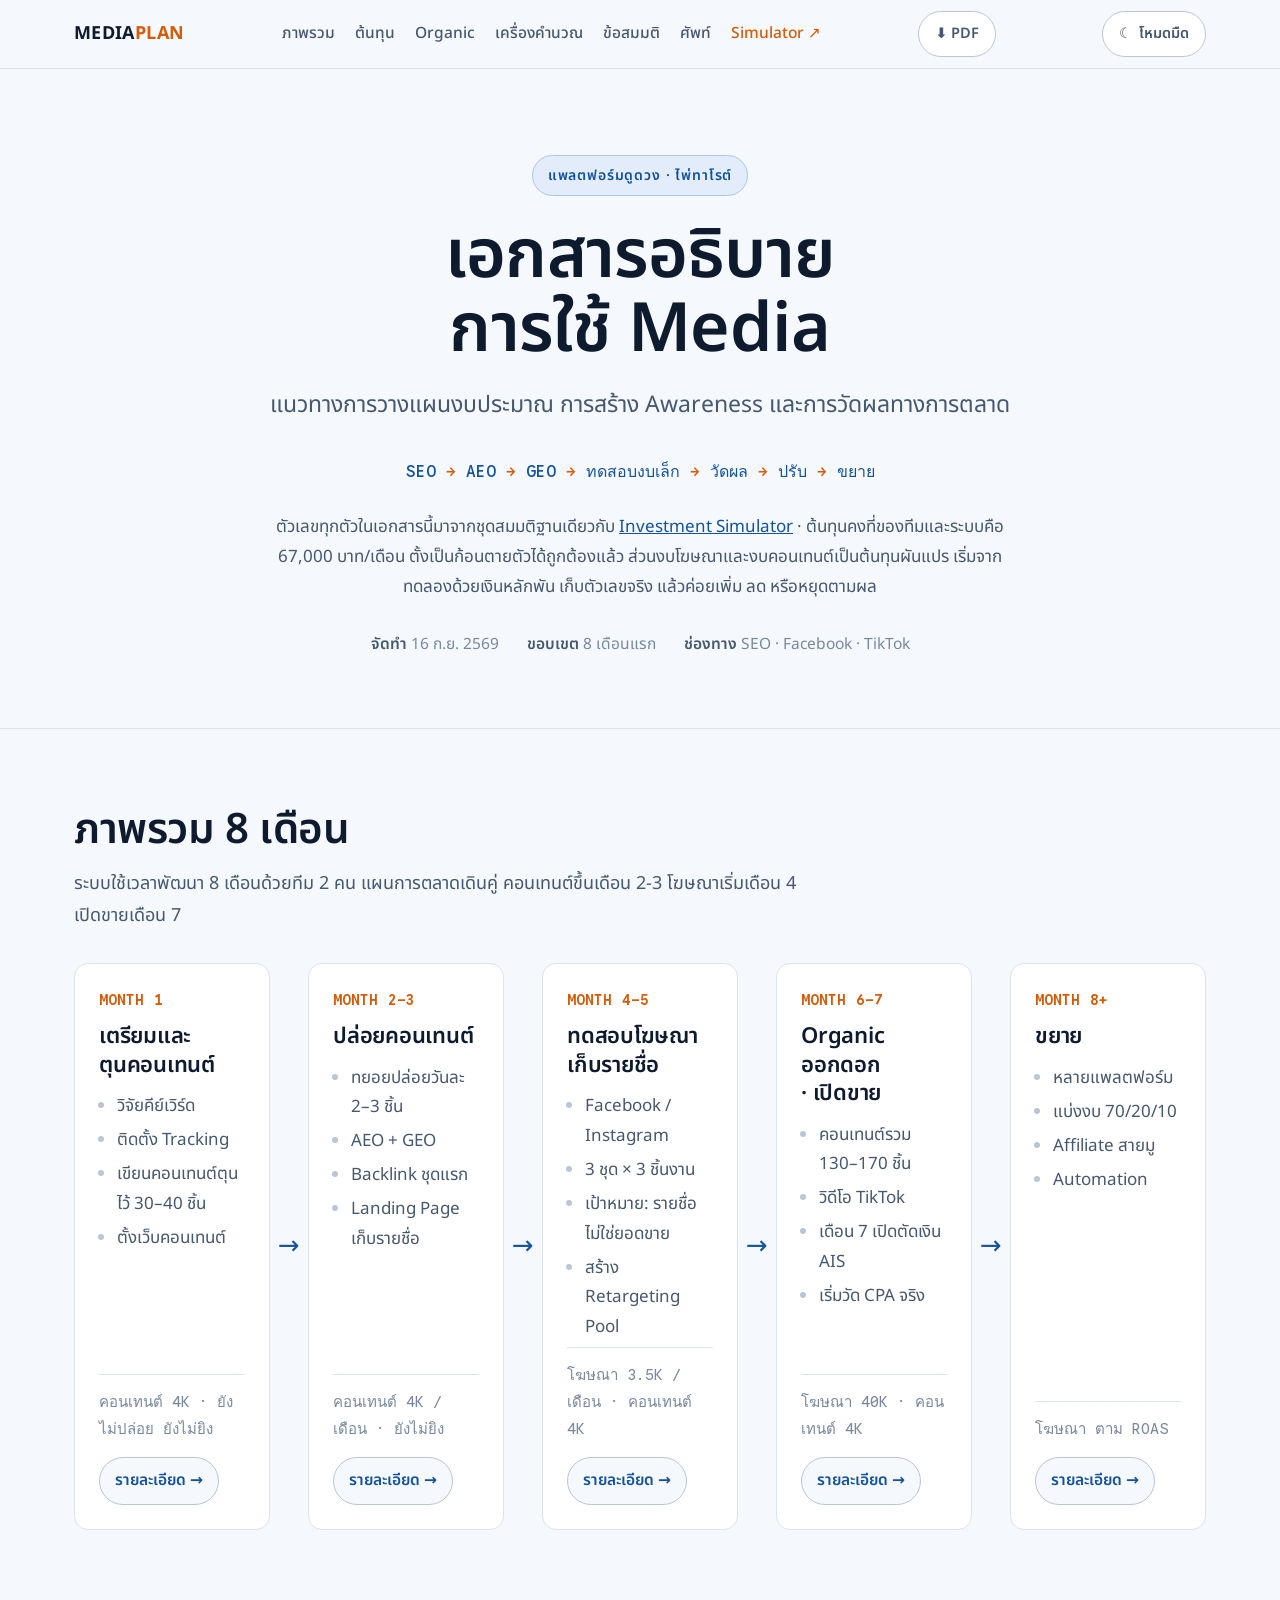
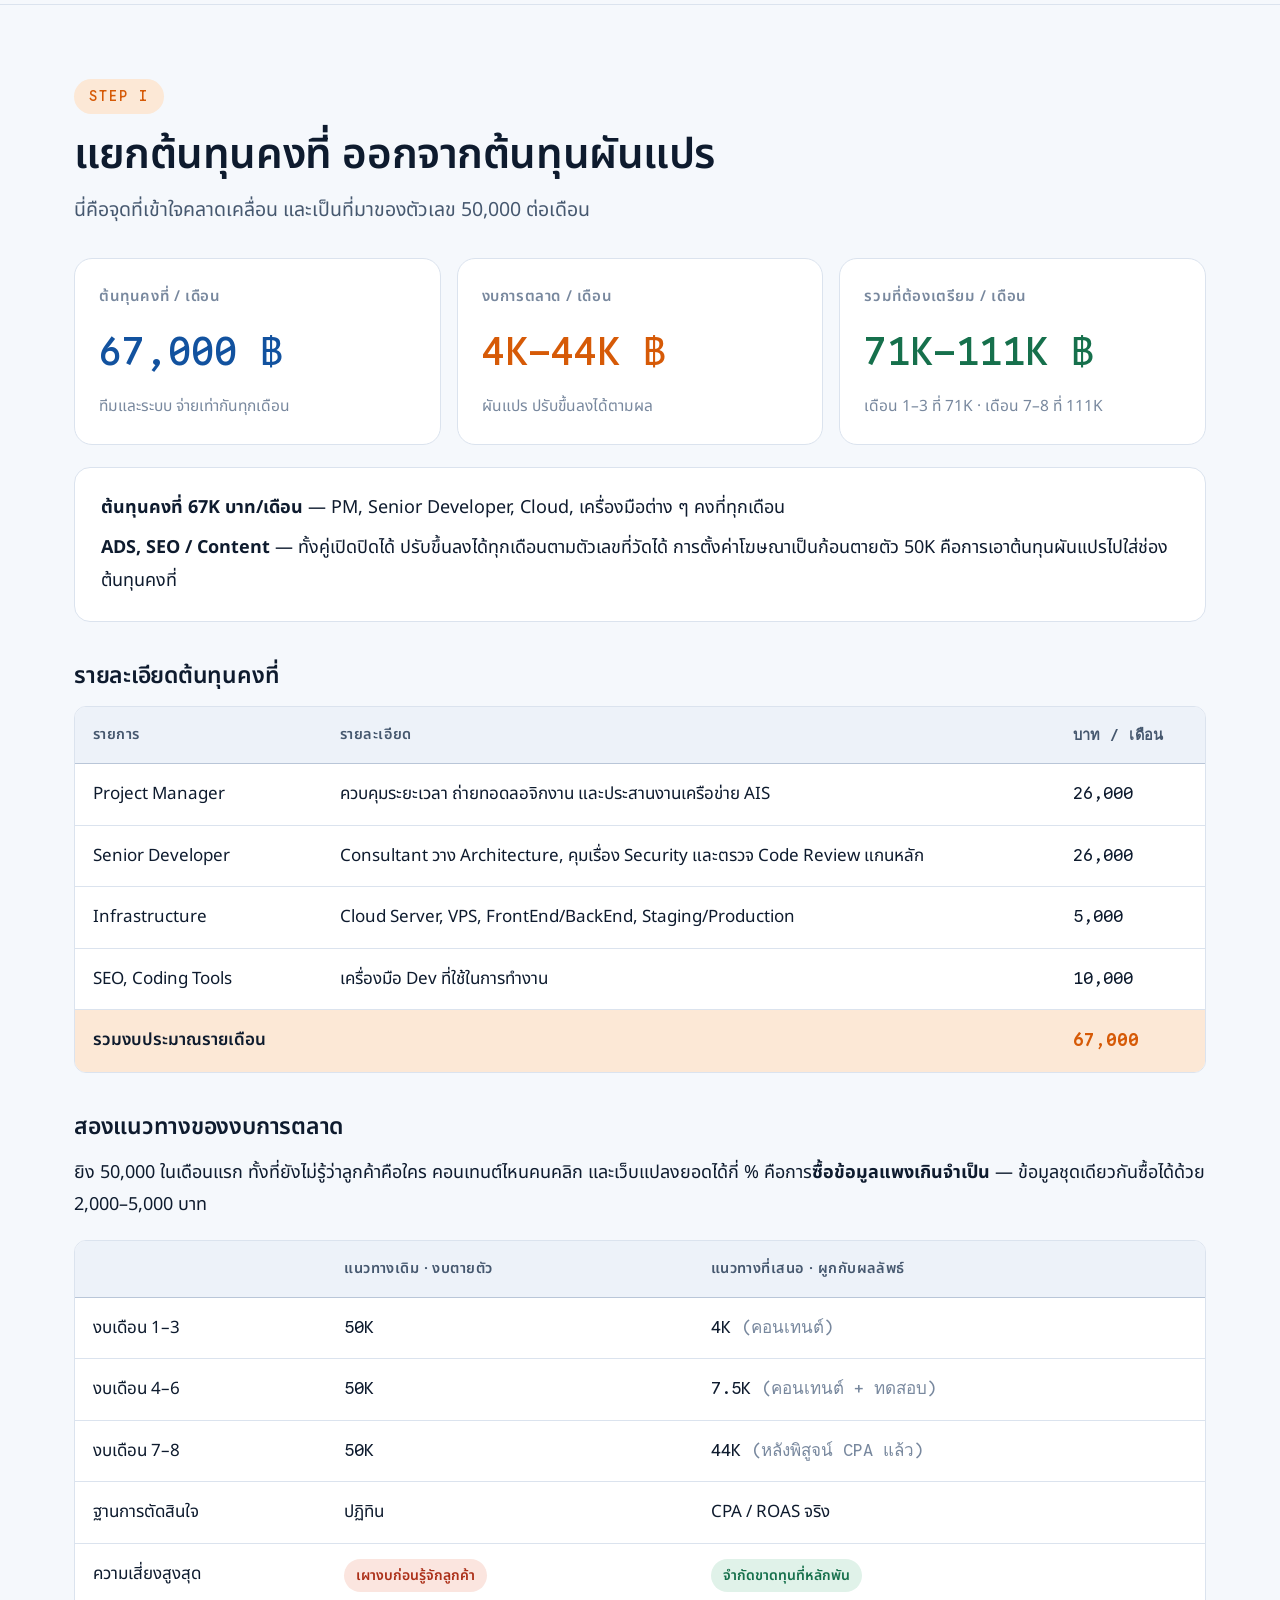
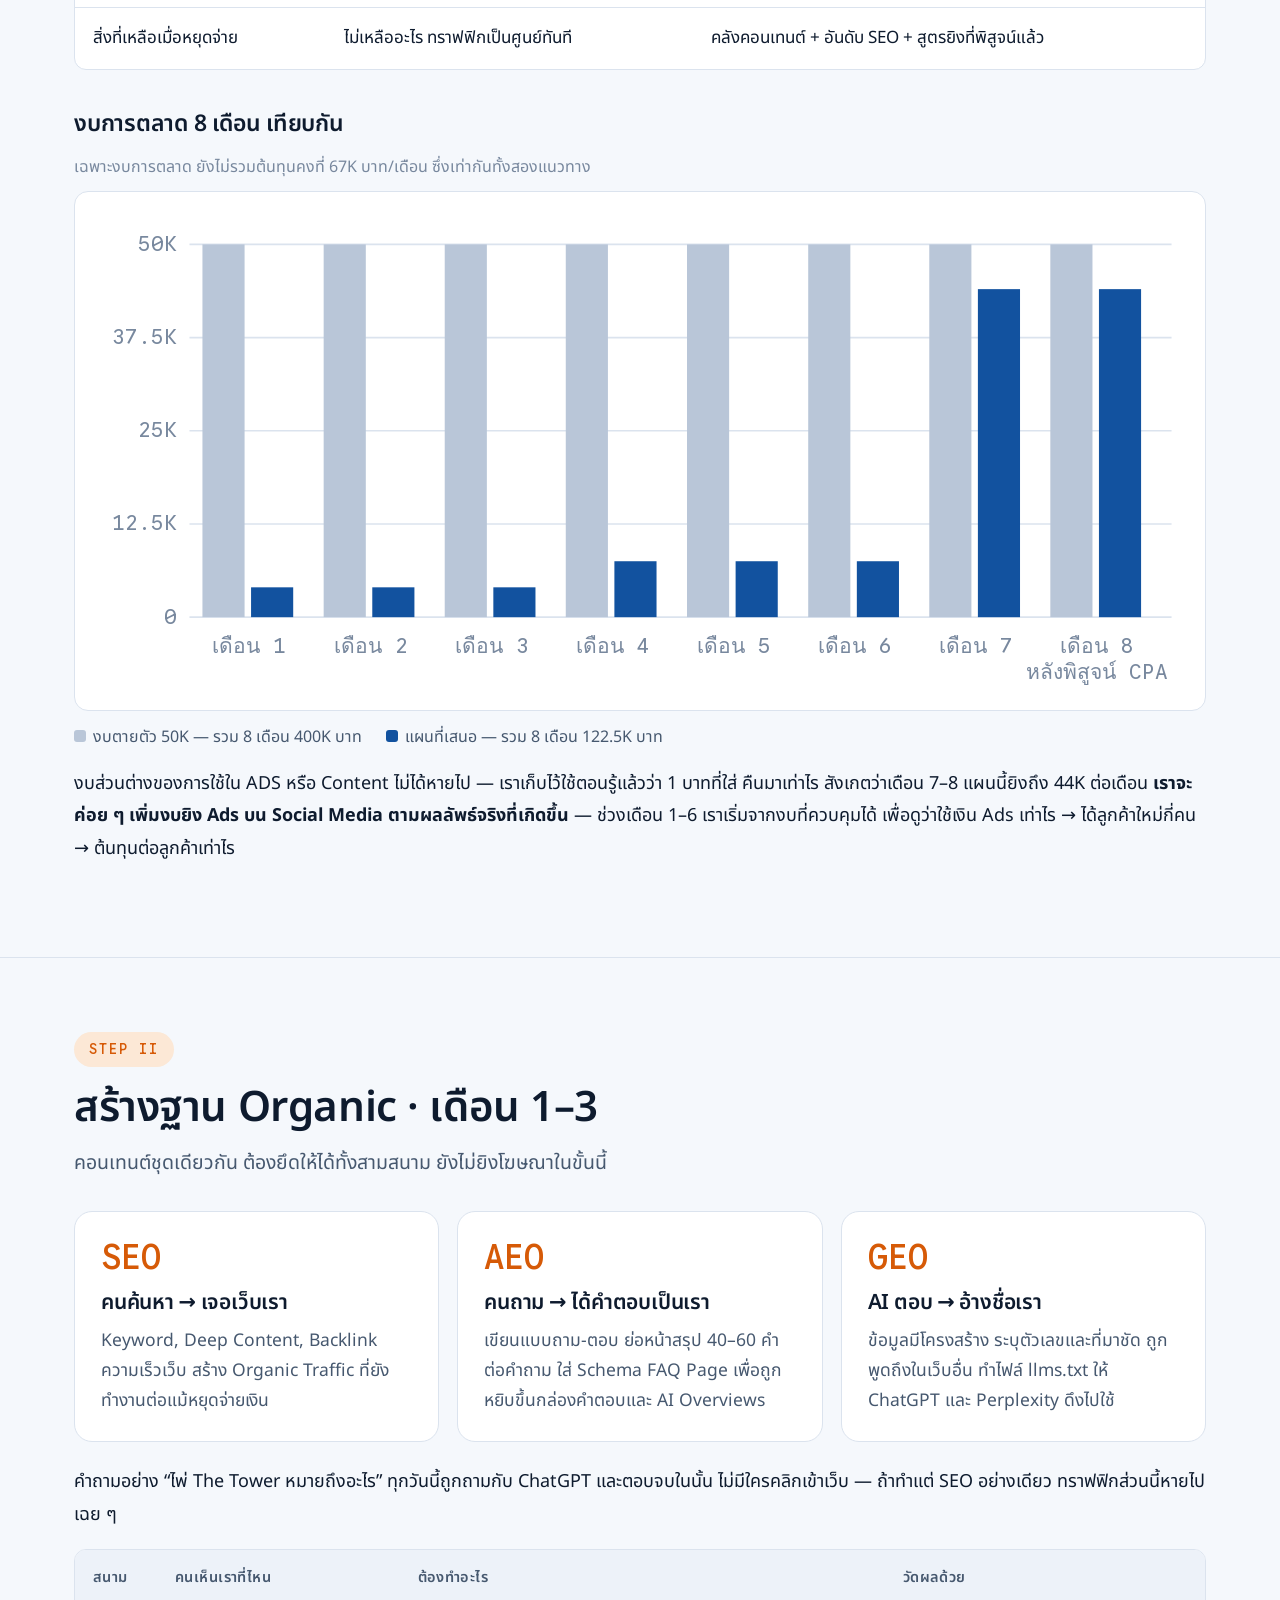
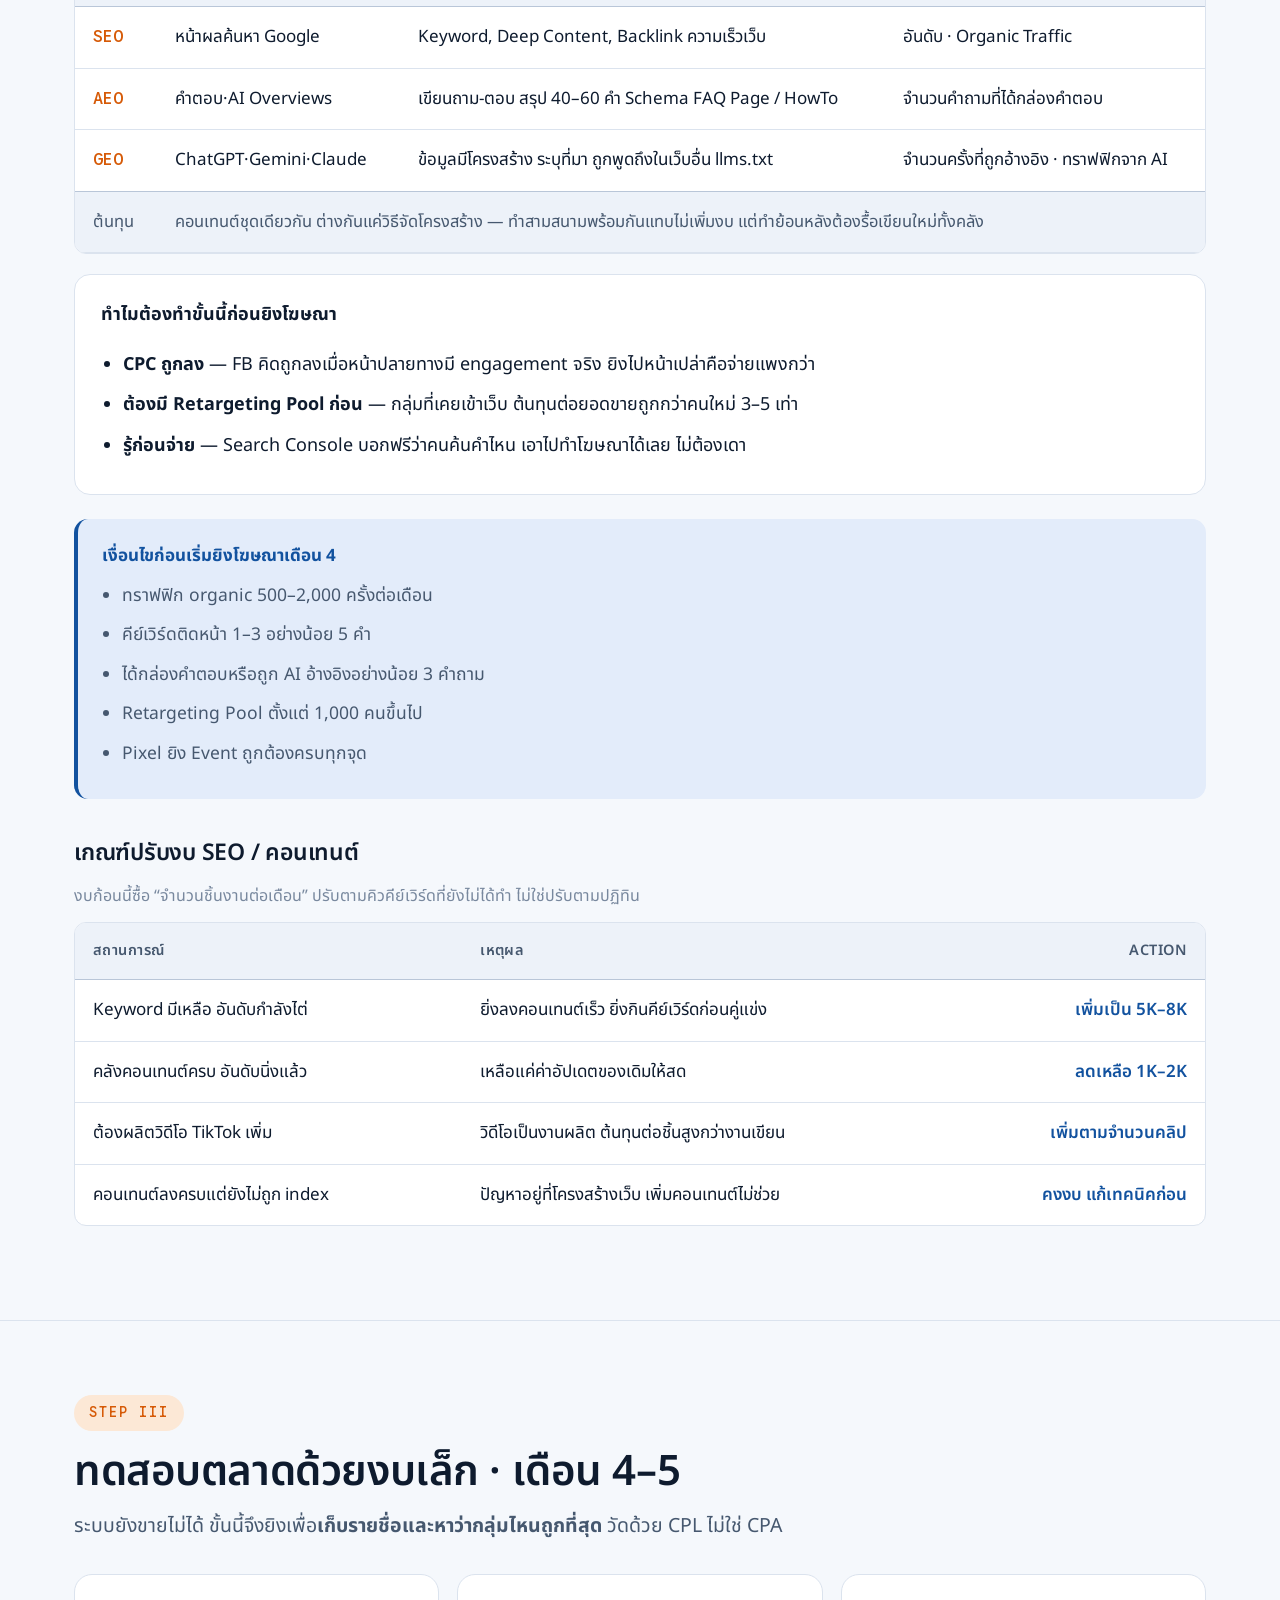
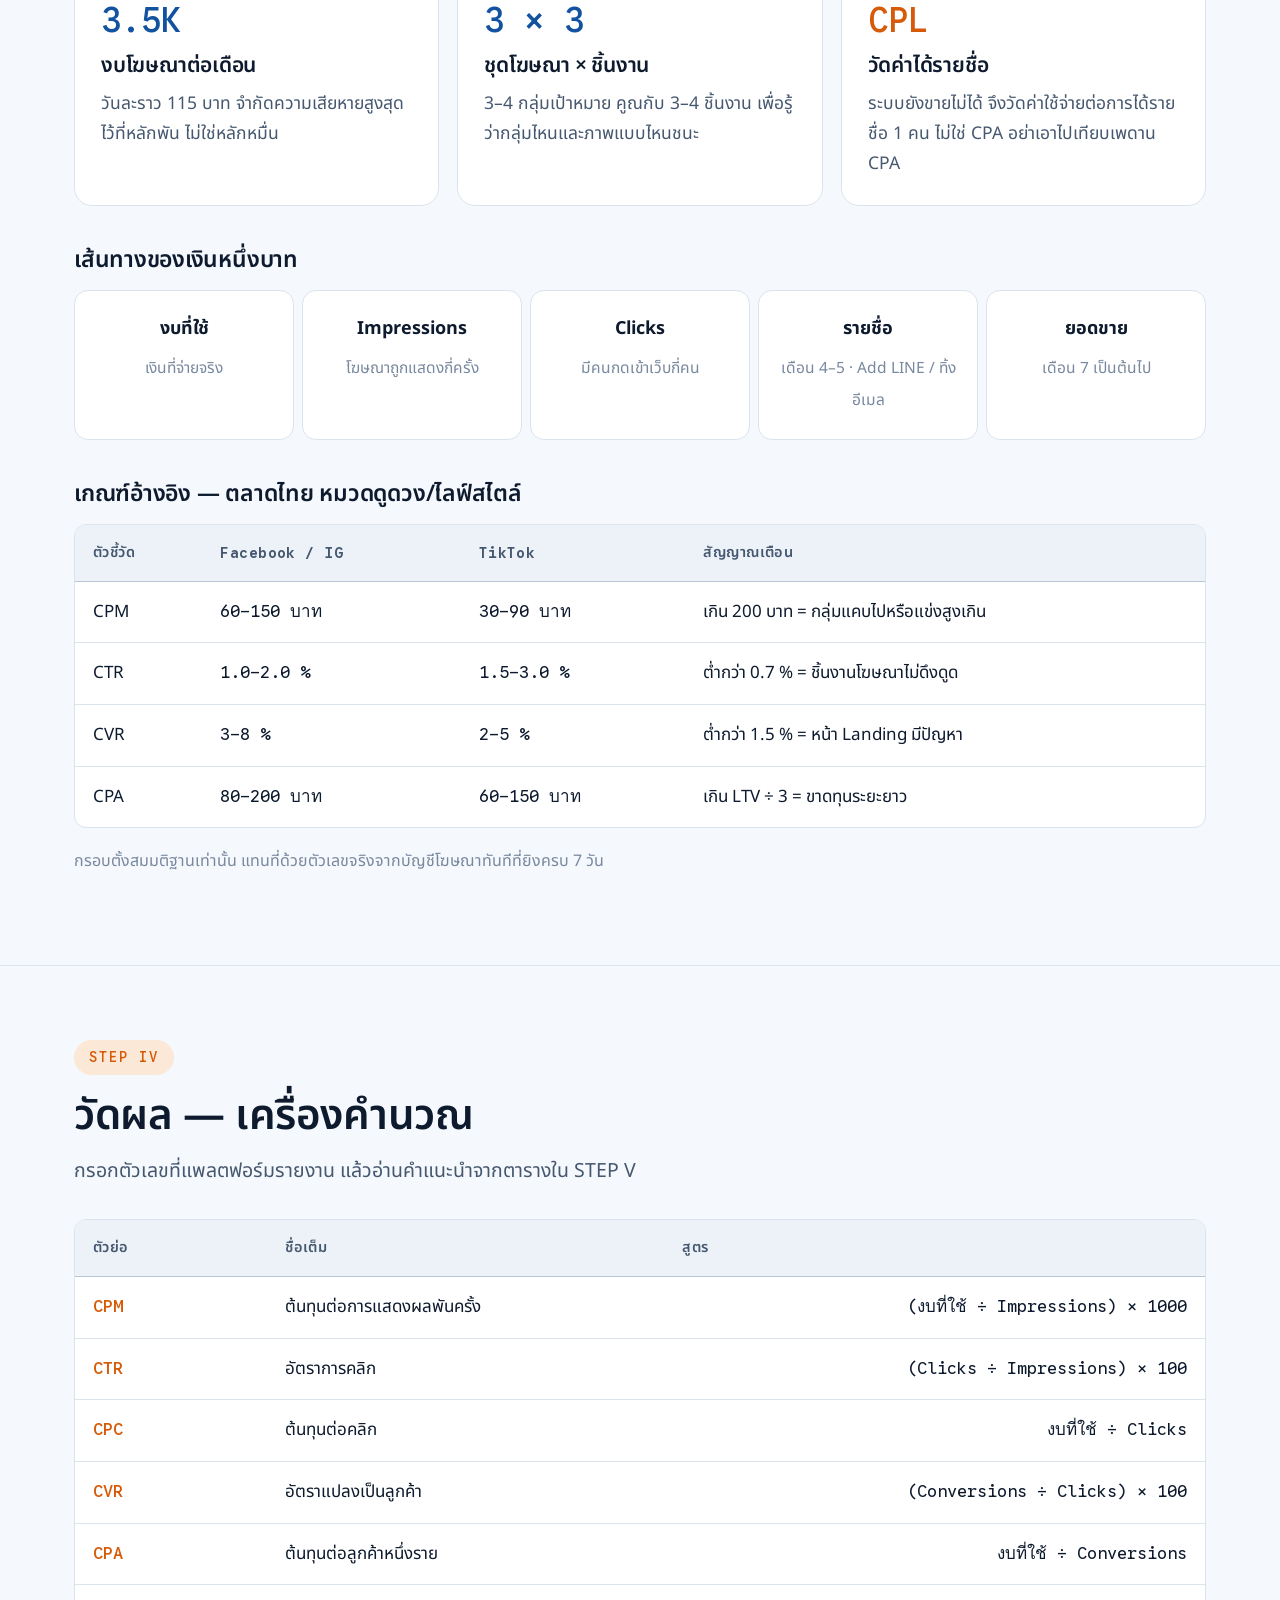
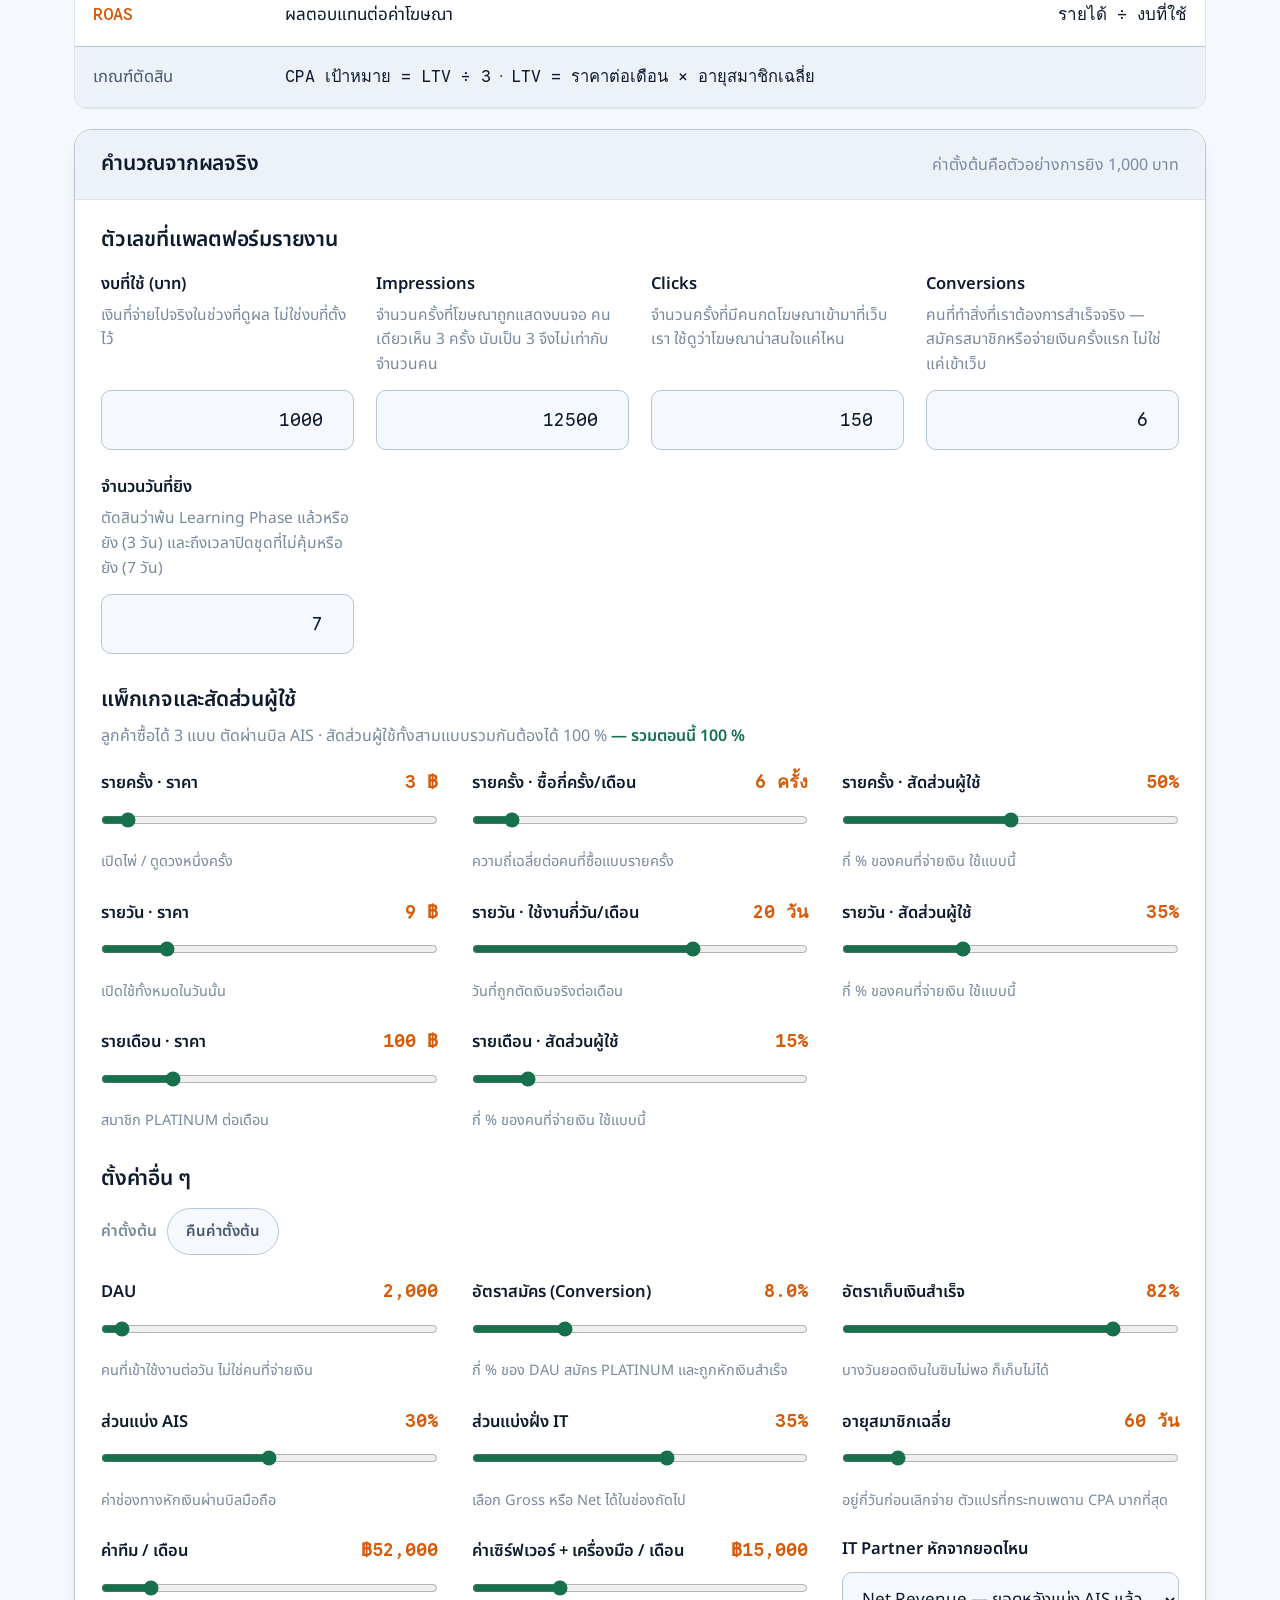
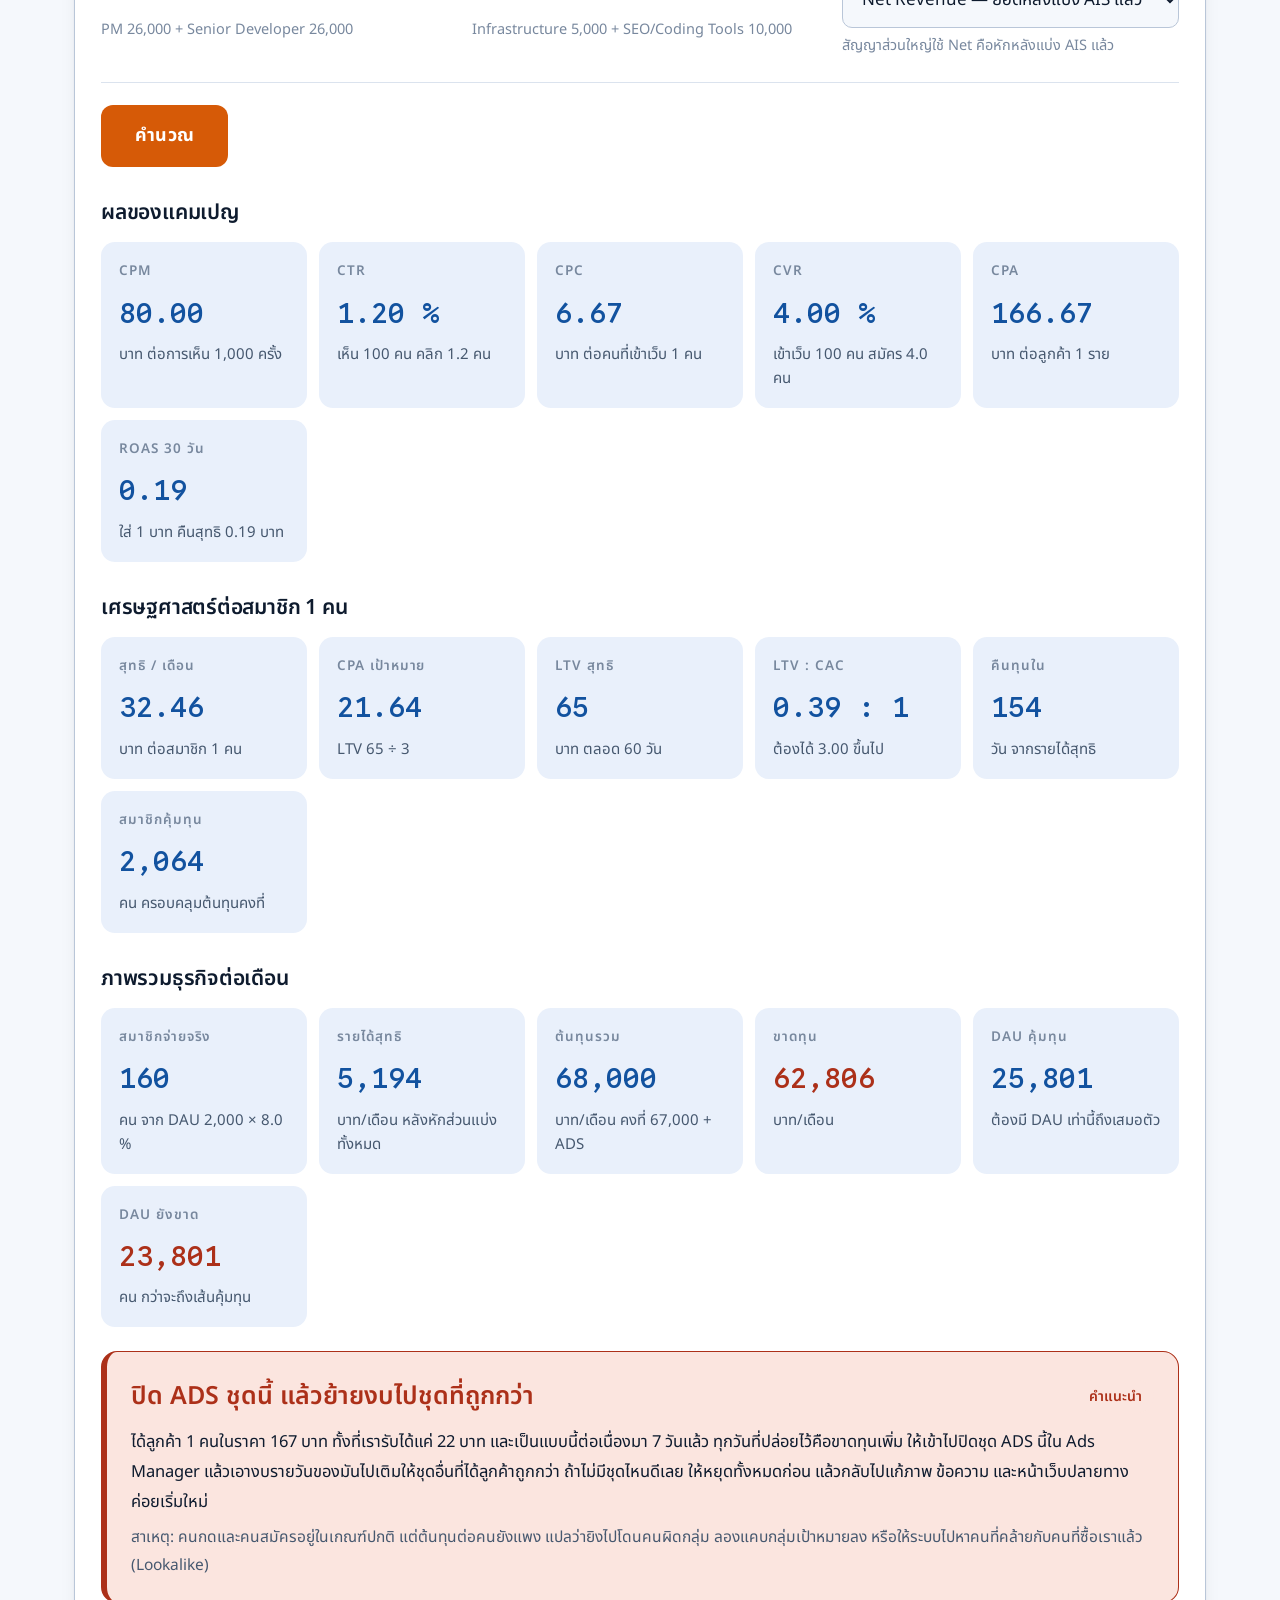
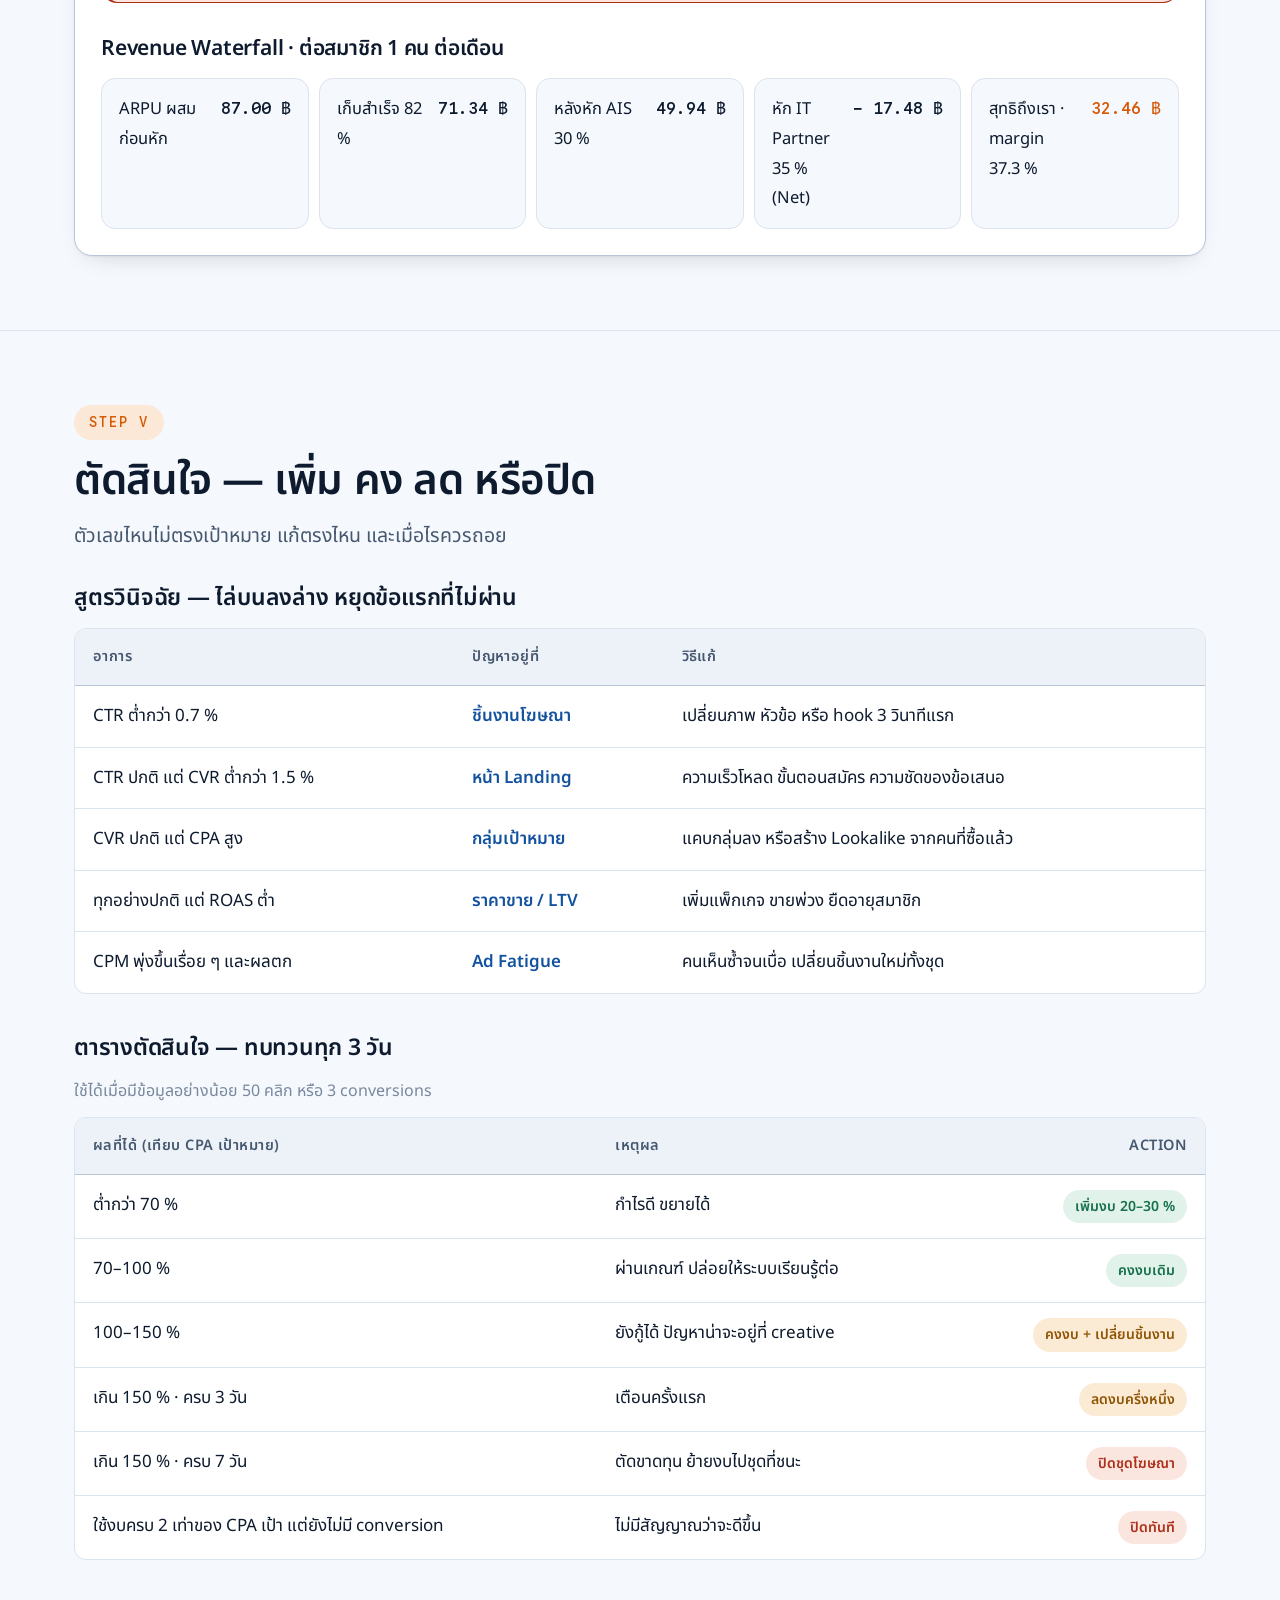
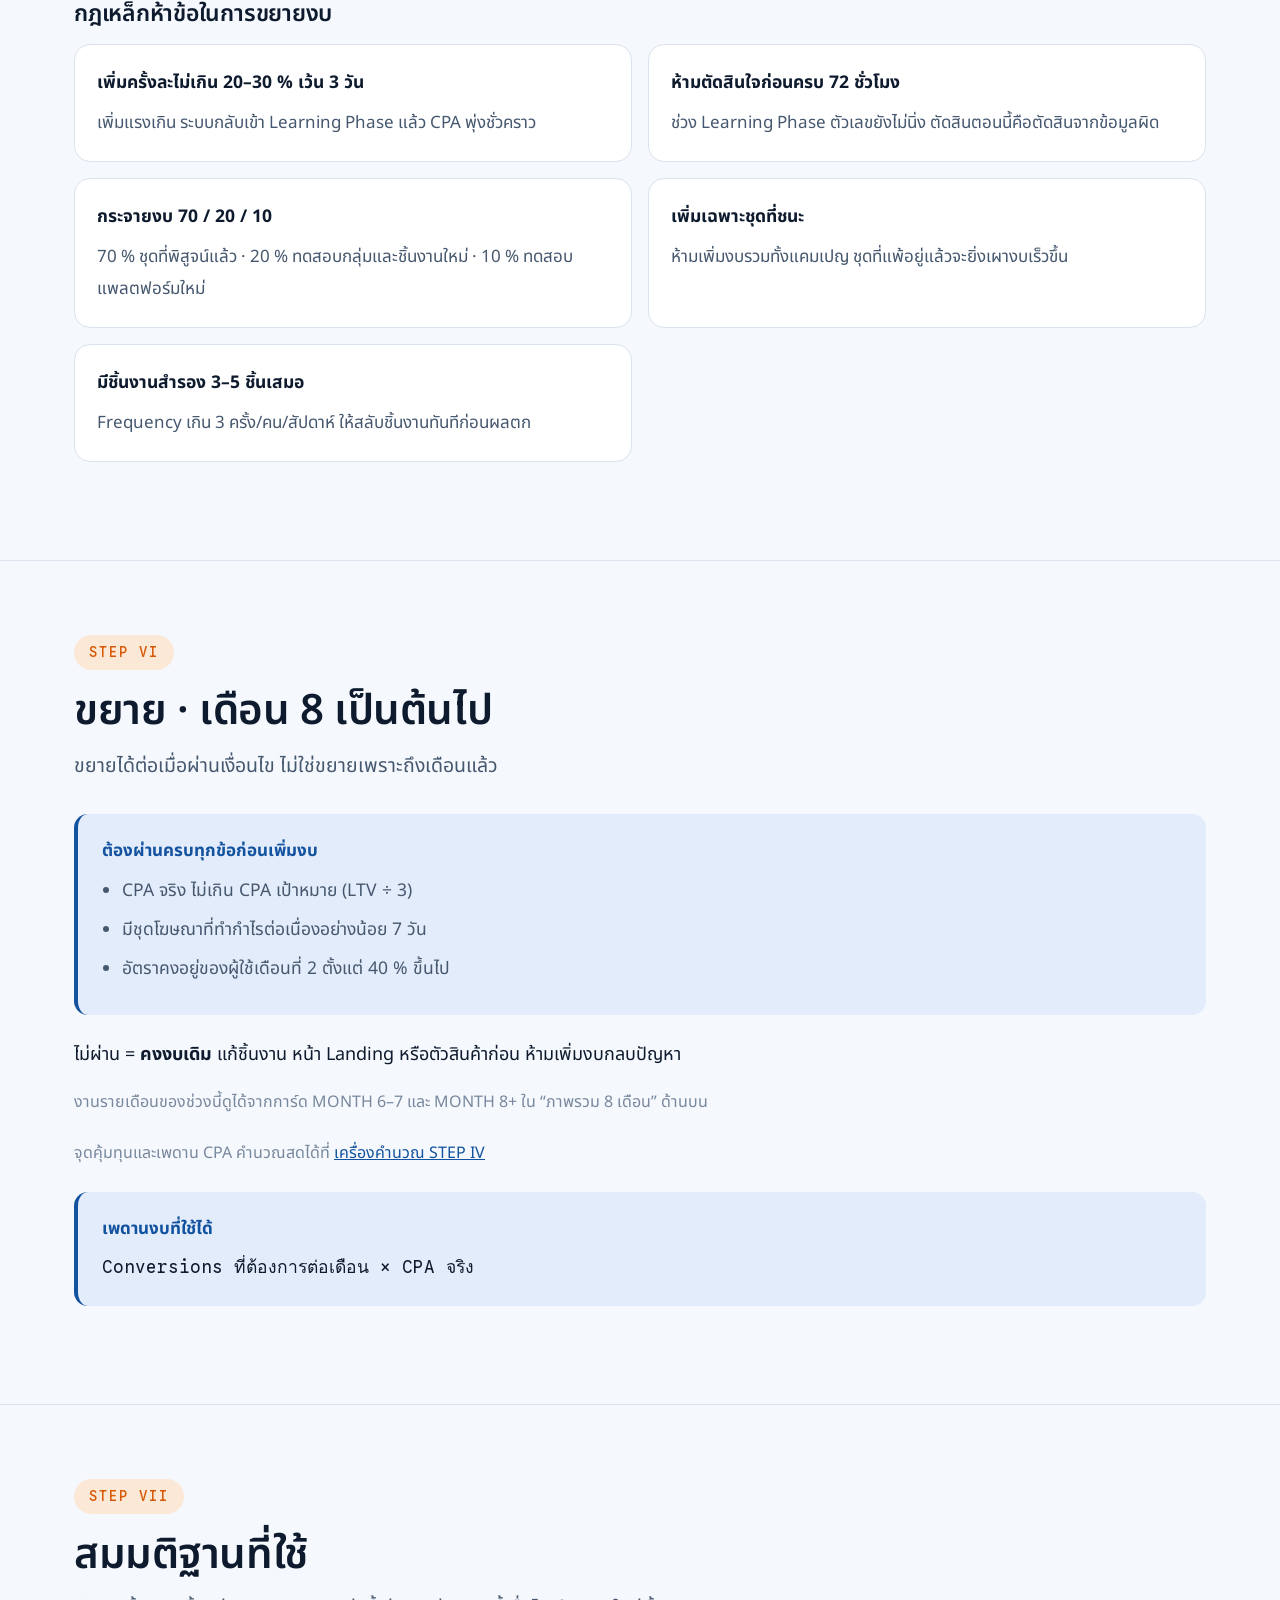
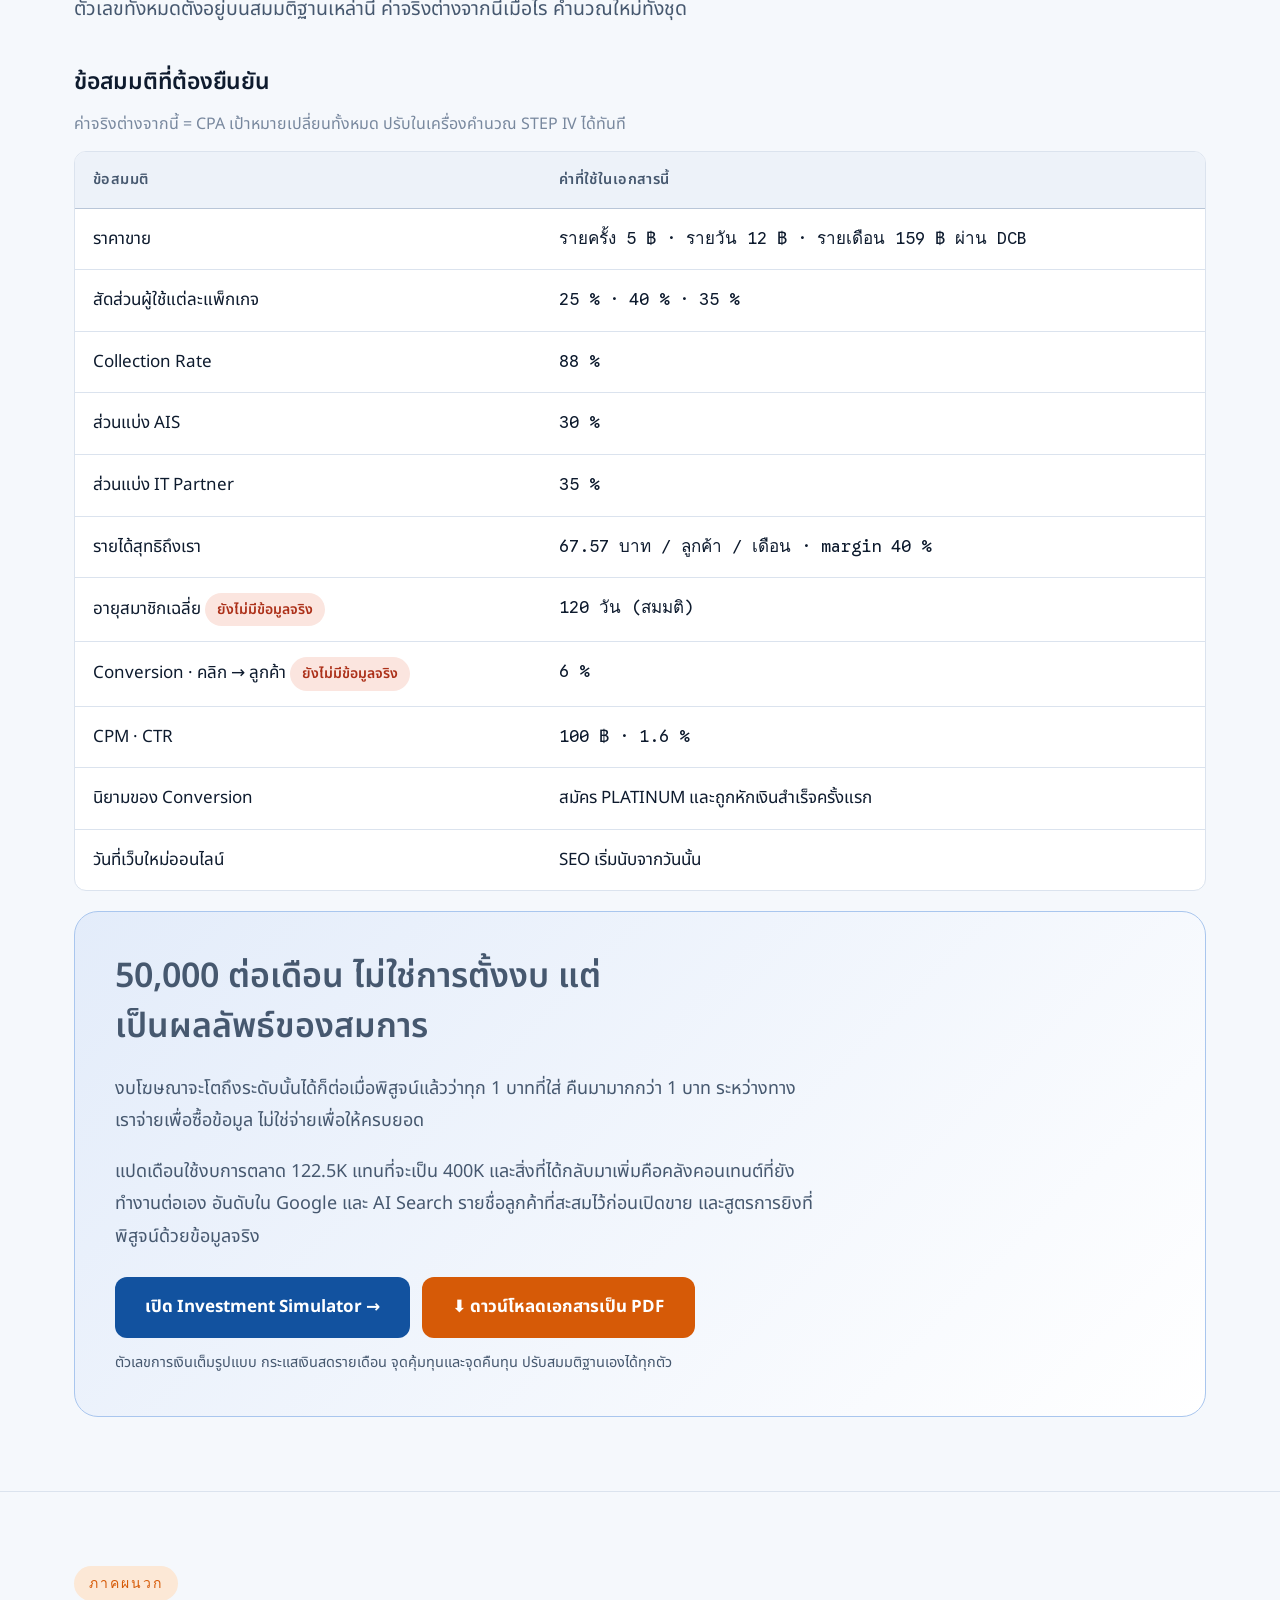
<file: index.html>
<!DOCTYPE html>
<html lang="th">
<head>
<meta charset="utf-8">
<meta name="viewport" content="width=device-width, initial-scale=1, viewport-fit=cover">
<title>เอกสารอธิบายการใช้ Media</title>
<link rel="preconnect" href="https://fonts.googleapis.com">
<link rel="preconnect" href="https://fonts.gstatic.com" crossorigin>
<link rel="stylesheet" href="https://fonts.googleapis.com/css2?family=Noto+Sans+Thai:wght@400;500;600;700&family=Google+Sans+Code:wght@400;500&display=swap">
<link rel="stylesheet" href="css/style.css">
</head>
<body>
<div class="print-cover print-only" aria-hidden="true">
  <div class="pc-rule"></div>
  <div class="pc-eyebrow">แพลตฟอร์มดูดวง · ไพ่ทาโรต์ · WAP Content</div>
  <h1 class="pc-title">เอกสารอธิบาย<br>การใช้ Media</h1>
  <p class="pc-sub">แผนการตลาด 8 เดือน — เริ่มจากงบเล็ก เก็บตัวเลขจริง แล้วค่อยขยายตามผล</p>

  <div class="pc-kpi">
    <div><small>ต้นทุนคงที่ / เดือน</small><strong>67,000 ฿</strong><span>ทีมและระบบ ไม่ขึ้นกับงบโฆษณา</span></div>
    <div><small>งบการตลาด 8 เดือน</small><strong>~74,000 ฿</strong><span>เทียบกับตั้งตายตัว 400,000 ฿</span></div>
    <div><small>เริ่มยิงโฆษณา</small><strong>เดือน 4</strong><span>หลังคอนเทนต์ออนไลน์แล้ว 2 เดือน</span></div>
  </div>

  <div class="pc-cols">
    <div class="pc-toc">
      <h2>ในเอกสารฉบับนี้</h2>
      <ol>
        <li><span>ภาพรวม 8 เดือน</span><em>แผนรายเดือนและงานรายสัปดาห์</em></li>
        <li><span>แยกต้นทุนคงที่ ออกจากต้นทุนผันแปร</span><em>ที่มาของตัวเลข 50,000 ต่อเดือน</em></li>
        <li><span>ข้อสมมติที่ใช้ทั้งเอกสาร</span><em>ตัวเลขไหนจริง ตัวเลขไหนเดา</em></li>
      </ol>
    </div>
    <div class="pc-meta">
      <div><span>จัดทำ</span><b>17 กันยายน 2569</b></div>
      <div><span>ขอบเขต</span><b>8 เดือนแรก</b></div>
      <div><span>ช่องทาง</span><b>SEO · AEO · GEO · Facebook · TikTok</b></div>
      <div><span>สถานะตัวเลข</span><b>สมมติฐานตั้งต้น</b></div>
    </div>
  </div>

  <div class="pc-foot">
    เอกสารภายใน · ตัวเลขทั้งหมดเป็นสมมติฐานตั้งต้น ยังไม่มีบริการจริงให้วัดผล
    ต้องแทนด้วยข้อมูลจริงหลังเปิดบริการและยิงโฆษณาครบ 7 วัน
  </div>
</div>

<nav>
  <div class="container nav">
    <div class="logo">MEDIA<span>PLAN</span></div>
    <div class="nav-links">
      <a href="#roadmap">ภาพรวม</a>
      <a href="#step1">ต้นทุน</a>
      <a href="#step2">Organic</a>
      <a href="#step4">เครื่องคำนวณ</a>
      <a href="#step7">ข้อสมมติ</a>
      <a href="#glossary">ศัพท์</a>
      <a href="https://bizwap.pages.dev/sim/sim" class="nav-sim">Simulator ↗</a>
    </div>
    <button class="pdf-btn js-print" type="button">⬇ PDF</button>
      <button class="theme-btn" id="theme-toggle" type="button"><span id="theme-icon">☾</span><span id="theme-label">โหมดมืด</span></button>
  </div>
</nav>

<header class="hero container">
  <span class="badge">แพลตฟอร์มดูดวง · ไพ่ทาโรต์</span>
  <h1>เอกสารอธิบายการใช้ Media</h1>
  <p class="deck">แนวทางการวางแผนงบประมาณ การสร้าง Awareness และการวัดผลทางการตลาด</p>
  <div class="flowline">
    <b>SEO</b><i>→</i><b>AEO</b><i>→</i><b>GEO</b><i>→</i><b>ทดสอบงบเล็ก</b><i>→</i><b>วัดผล</b><i>→</i><b>ปรับ</b><i>→</i><b>ขยาย</b>
  </div>
  <p class="note">ตัวเลขทุกตัวในเอกสารนี้มาจากชุดสมมติฐานเดียวกับ <a href="https://bizwap.pages.dev/sim/sim">Investment Simulator</a> · ต้นทุนคงที่ของทีมและระบบคือ 67,000 บาท/เดือน ตั้งเป็นก้อนตายตัวได้ถูกต้องแล้ว ส่วนงบโฆษณาและงบคอนเทนต์เป็นต้นทุนผันแปร เริ่มจากทดลองด้วยเงินหลักพัน เก็บตัวเลขจริง แล้วค่อยเพิ่ม ลด หรือหยุดตามผล</p>
  <div class="meta">
    <span><b>จัดทำ</b> 16 ก.ย. 2569</span>
    <span><b>ขอบเขต</b> 8 เดือนแรก</span>
    <span><b>ช่องทาง</b> SEO · Facebook · TikTok</span>
  </div>
</header>

<!-- ============ ROADMAP ============ -->
<section class="roadmap-sec">
  <div class="container">
    <div class="sec-head" id="roadmap">
      <div class="print-num print-only">01</div>
      <h2>ภาพรวม 8 เดือน</h2>
      <p class="lead">ระบบใช้เวลาพัฒนา 8 เดือนด้วยทีม 2 คน แผนการตลาดเดินคู่ คอนเทนต์ขึ้นเดือน 2-3 โฆษณาเริ่มเดือน 4 เปิดขายเดือน 7</p>
    </div>

    <div class="roadmap">
      <div class="rm" data-kicker="MONTH 1" data-title="เตรียมและตุนคอนเทนต์">
        <div class="month">MONTH 1</div>
        <h3>เตรียมและตุนคอนเทนต์</h3>
        <ul><li>วิจัยคีย์เวิร์ด</li><li>ติดตั้ง Tracking</li><li>เขียนคอนเทนต์ตุนไว้ 30–40 ชิ้น</li><li>ตั้งเว็บคอนเทนต์</li></ul>
        <div class="budget">คอนเทนต์ 4K · ยังไม่ปล่อย ยังไม่ยิง</div>
        <button class="more-btn" type="button">รายละเอียด →</button>
        <div class="more" hidden>
          <h4>ทำไมเขียนก่อนปล่อย</h4>
          <p>การเขียนคอนเทนต์ไม่ต้องรอเว็บ ตุนไว้ล่วงหน้าไม่มีต้นทุนเพิ่ม พอเว็บพร้อมต้นเดือน 2 จะได้ทยอยปล่อยได้ทันที ไม่ต้องเริ่มนับหนึ่งตอนนั้น</p>
          <h4>งานรายสัปดาห์</h4>
          <ul>
            <li><strong>สัปดาห์ 1</strong> — ติดตั้ง GA4, Search Console, Facebook Pixel และ Conversions API, TikTok Pixel</li>
            <li><strong>สัปดาห์ 1</strong> — วิจัยคีย์เวิร์ด: ดูดวงวันนี้ · ไพ่ทาโรต์ความหมาย · ดูดวงความรัก · ดวงรายเดือน</li>
            <li><strong>สัปดาห์ 2–4</strong> — เขียนคอนเทนต์ด้วย AI Agent 30–40 ชิ้น เขียนแบบถาม-ตอบตั้งแต่ต้น</li>
            <li><strong>สัปดาห์ 3–4</strong> — ตั้งเว็บคอนเทนต์ใต้โดเมนเดียวกัน + SEO เทคนิค (ความเร็ว, mobile, Schema, sitemap)</li>
            <li><strong>สัปดาห์ 4</strong> — ตั้งเพจ Facebook / TikTok / LINE OA</li>
          </ul>
          <h4>หมายเหตุ</h4>
          <p>เว็บคอนเทนต์คือบล็อกใต้โดเมนเดียวกัน ไม่ใช่ตัวแพลตฟอร์ม ใช้เวลา dev 2–3 วัน ไม่แย่งเวลาการพัฒนาระบบหลัก</p>
        </div>
      </div>
      <div class="rm-arrow" aria-hidden="true"><span>→</span></div>
      <div class="rm" data-kicker="MONTH 2–3" data-title="ปล่อยคอนเทนต์ · SEO AEO GEO">
        <div class="month">MONTH 2–3</div>
        <h3>ปล่อยคอนเทนต์</h3>
        <ul><li>ทยอยปล่อยวันละ 2–3 ชิ้น</li><li>AEO + GEO</li><li>Backlink ชุดแรก</li><li>Landing Page เก็บรายชื่อ</li></ul>
        <div class="budget">คอนเทนต์ 4K / เดือน · ยังไม่ยิง</div>
        <button class="more-btn" type="button">รายละเอียด →</button>
        <div class="more" hidden>
          <h4>งานรายสัปดาห์</h4>
          <ul>
            <li><strong>สัปดาห์ 5</strong> — เว็บคอนเทนต์ออนไลน์ เริ่มทยอยปล่อยที่ตุนไว้ <strong>วันละ 2–3 ชิ้น</strong> ห้ามปล่อยทีเดียวทั้งหมด Google มองว่าผิดปกติ</li>
            <li><strong>สัปดาห์ 5</strong> — วาง llms.txt + หน้าสรุปแบบมีโครงสร้าง ให้ AI ดึงไปอ้างอิงง่าย</li>
            <li><strong>สัปดาห์ 6–12</strong> — คอนเทนต์ใหม่อีก 40–60 ชิ้น เน้นคีย์เวิร์ดหางยาวและเทศกาล</li>
            <li><strong>สัปดาห์ 7–10</strong> — Backlink ชุดแรก + บทความร่วมกับเว็บสายมูอื่น</li>
            <li><strong>สัปดาห์ 11</strong> — Landing Page สำหรับเก็บรายชื่อ + ตั้ง Conversion Event</li>
            <li><strong>สัปดาห์ 12</strong> — ตรวจ Pixel ยิง Event ถูกต้อง และเช็กขนาด Retargeting Audience</li>
          </ul>
          <h4>ตัวชี้วัดปลายเดือน 3</h4>
          <ul><li>คอนเทนต์ออนไลน์ 70–100 ชิ้น เริ่มถูก index</li><li>ทราฟฟิก organic 500–1,500 ครั้ง/เดือน</li><li>Pixel และ LINE OA พร้อมรับคน</li></ul>
        </div>
      </div>
      <div class="rm-arrow" aria-hidden="true"><span>→</span></div>
      <div class="rm" data-kicker="MONTH 4–5" data-title="ทดสอบโฆษณา · เก็บรายชื่อ">
        <div class="month">MONTH 4–5</div>
        <h3>ทดสอบโฆษณา เก็บรายชื่อ</h3>
        <ul><li>Facebook / Instagram</li><li>3 ชุด × 3 ชิ้นงาน</li><li>เป้าหมาย: รายชื่อ ไม่ใช่ยอดขาย</li><li>สร้าง Retargeting Pool</li></ul>
        <div class="budget">โฆษณา 3.5K / เดือน · คอนเทนต์ 4K</div>
        <button class="more-btn" type="button">รายละเอียด →</button>
        <div class="more" hidden>
          <h4>ทำไมยังวัดยอดขายไม่ได้</h4>
          <p>ระบบยังพัฒนาไม่เสร็จ ยังไม่มีอะไรให้ซื้อ ช่วงนี้จึงวัด <strong>CPL — ค่าใช้จ่ายต่อการได้รายชื่อ 1 คน</strong> (คนกด Add LINE OA หรือทิ้งอีเมล) ไม่ใช่ CPA อย่าเอาตัวเลขช่วงนี้ไปเทียบกับเพดาน CPA ในเครื่องคำนวณ</p>
          <h4>สิ่งที่ต้องได้กลับมา</h4>
          <ul>
            <li>รู้ว่ากลุ่มเป้าหมายไหนราคาถูกที่สุด</li>
            <li>รู้ว่าภาพและข้อความแบบไหนคนกด</li>
            <li>CPM · CTR · CPC จริงของบัญชีเรา แทนที่กรอบอ้างอิงตลาด</li>
            <li>รายชื่อใน LINE OA ที่จะยิงซ้ำตอนเปิดขาย ซึ่งถูกกว่าหาคนใหม่ 3–5 เท่า</li>
          </ul>
          <h4>งานรายสัปดาห์</h4>
          <ul>
            <li><strong>สัปดาห์ 13</strong> — เริ่มยิง 3 ชุด × 3 ชิ้นงาน วันละ 100–150 บาท ห้ามแตะ 3 วันแรก</li>
            <li><strong>สัปดาห์ 14</strong> — ทบทวนครั้งแรก ปิดชุดแย่สุด เพิ่มงบชุดดีสุด 20 %</li>
            <li><strong>สัปดาห์ 15–18</strong> — สลับชิ้นงานทุกครั้งที่ Frequency เกิน 3 · ทดสอบ TikTok งบเล็ก</li>
            <li><strong>สัปดาห์ 19–20</strong> — สรุปว่ากลุ่มไหนและชิ้นงานไหนชนะ เก็บไว้ใช้ตอนเปิดขาย</li>
          </ul>
        </div>
      </div>
      <div class="rm-arrow" aria-hidden="true"><span>→</span></div>
      <div class="rm" data-kicker="MONTH 6–7" data-title="Organic ออกดอก · เปิดขาย">
        <div class="month">MONTH 6–7</div>
        <h3>Organic ออกดอก · เปิดขาย</h3>
        <ul><li>คอนเทนต์รวม 130–170 ชิ้น</li><li>วิดีโอ TikTok</li><li>เดือน 7 เปิดตัดเงิน AIS</li><li>เริ่มวัด CPA จริง</li></ul>
        <div class="budget">โฆษณา 40K · คอนเทนต์ 4K</div>
        <button class="more-btn" type="button">รายละเอียด →</button>
        <div class="more" hidden>
          <h4>เดือน 6 — SEO เริ่มออกดอก</h4>
          <p>คอนเทนต์ที่ปล่อยตั้งแต่เดือน 2 จะเริ่มติดอันดับจริงในช่วงนี้ (ปกติใช้เวลา 3–6 เดือน) ตอนเปิดขายจึงมีทราฟฟิกฟรีรออยู่แล้ว ไม่ต้องซื้อทุกคน</p>
          <ul>
            <li>คอนเทนต์อีก 60–70 ชิ้น</li>
            <li>วิดีโอ TikTok สัปดาห์ละ 4–8 คลิป</li>
            <li>แยก report ทราฟฟิกจาก AI (chatgpt.com, perplexity.ai) ใน GA4</li>
            <li>ปรับชิ้นงานโฆษณาจากข้อมูลจริงที่เก็บได้เดือน 4–5</li>
          </ul>
          <h4>เงื่อนไขก่อนเปิดขาย</h4>
          <ul>
            <li>ทราฟฟิก organic 2,000 ครั้ง/เดือนขึ้นไป</li>
            <li>คีย์เวิร์ดติดหน้า 1–3 อย่างน้อย 10 คำ</li>
            <li>ถูก AI อ้างอิงอย่างน้อย 3 คำถาม</li>
            <li>Retargeting Pool 3,000 คนขึ้นไป</li>
          </ul>
          <h4>เดือน 7 — ลำดับการยิงตอนเปิดขาย</h4>
          <ul>
            <li><strong>ยิงเข้ารายชื่อเดิมก่อน</strong> — คนใน LINE OA และ Retargeting Pool ที่สะสมมา 3 เดือน ต้นทุนต่อยอดขายถูกที่สุด</li>
            <li>ตามด้วยกลุ่มเป้าหมายที่พิสูจน์แล้วว่าถูกที่สุดจากเดือน 4–5</li>
            <li>ค่อยขยายไปหาคนใหม่</li>
          </ul>
          <h4>ตัวเลขที่ต้องเก็บให้ได้ในเดือน 7</h4>
          <ul>
            <li>CPA จริง เทียบกับเพดาน LTV ÷ 3</li>
            <li>สัดส่วนคนเลือกแพ็กเกจรายครั้ง / รายวัน / รายเดือน</li>
            <li>Collection Rate จริงของ AIS</li>
            <li><strong>อายุสมาชิกเฉลี่ย</strong> — ตัวแปรที่เอกสารนี้ยังเดาอยู่ และกระทบเพดาน CPA มากที่สุด</li>
          </ul>
        </div>
      </div>
      <div class="rm-arrow" aria-hidden="true"><span>→</span></div>
      <div class="rm" data-kicker="MONTH 8+" data-title="ขยายตามผล">
        <div class="month">MONTH 8+</div>
        <h3>ขยาย</h3>
        <ul><li>หลายแพลตฟอร์ม</li><li>แบ่งงบ 70/20/10</li><li>Affiliate สายมู</li><li>Automation</li></ul>
        <div class="budget">โฆษณา ตาม ROAS</div>
        <button class="more-btn" type="button">รายละเอียด →</button>
        <div class="more" hidden>
          <h4>ต้องผ่านครบทุกข้อก่อนเพิ่มงบ</h4>
          <ul>
            <li>CPA จริง ไม่เกิน CPA เป้าหมาย (LTV ÷ 3)</li>
            <li>มีชุดโฆษณาที่ทำกำไรต่อเนื่องอย่างน้อย 7 วัน</li>
            <li>อัตราคงอยู่ของผู้ใช้เดือนที่ 2 ตั้งแต่ 40 % ขึ้นไป</li>
          </ul>
          <h4>งานในช่วงนี้</h4>
          <ul>
            <li>หลายแพลตฟอร์มพร้อมกัน: Facebook + TikTok + Google Ads + LINE Ads</li>
            <li>แบ่งงบ 70 / 20 / 10 — ชุดที่พิสูจน์แล้ว / ทดสอบใหม่ / แพลตฟอร์มใหม่</li>
            <li>Influencer และ Affiliate สายมู จ่ายตามผล</li>
            <li>Email / LINE Automation ยืดอายุสมาชิก — เพิ่ม LTV คือเพิ่มเพดาน CPA</li>
          </ul>
          <h4>เพดานงบที่ใช้ได้</h4>
          <p>Conversions ที่ต้องการต่อเดือน × CPA จริง — ไม่ใช่ตัวเลขที่ตั้งไว้ล่วงหน้า</p>
        </div>
      </div>
    </div>
  </div>
</section>

<!-- ============ STEP I ============ -->
<section>
  <div class="container">
    <div class="sec-head" id="step1">
      <div class="print-num print-only">02</div>
      <span class="step-tag">STEP I</span>
      <h2>แยกต้นทุนคงที่ ออกจากต้นทุนผันแปร</h2>
      <p class="lead">นี่คือจุดที่เข้าใจคลาดเคลื่อน และเป็นที่มาของตัวเลข 50,000 ต่อเดือน</p>
    </div>

    <div class="stats">
      <div class="stat"><small>ต้นทุนคงที่ / เดือน</small><strong>67,000 ฿</strong><div class="note">ทีมและระบบ จ่ายเท่ากันทุกเดือน</div></div>
      <div class="stat orange"><small>งบการตลาด / เดือน</small><strong>4K–44K ฿</strong><div class="note">ผันแปร ปรับขึ้นลงได้ตามผล</div></div>
      <div class="stat good"><small>รวมที่ต้องเตรียม / เดือน</small><strong>71K–111K ฿</strong><div class="note">เดือน 1–3 ที่ 71K · เดือน 7–8 ที่ 111K</div></div>
    </div>

    <div class="callout">
      <p style="margin-bottom:8px"><strong>ต้นทุนคงที่ 67K บาท/เดือน</strong> — PM, Senior Developer, Cloud, เครื่องมือต่าง ๆ คงที่ทุกเดือน</p>
      <p style="margin-bottom:0"><strong>ADS, SEO / Content</strong> — ทั้งคู่เปิดปิดได้ ปรับขึ้นลงได้ทุกเดือนตามตัวเลขที่วัดได้ การตั้งค่าโฆษณาเป็นก้อนตายตัว 50K คือการเอาต้นทุนผันแปรไปใส่ช่องต้นทุนคงที่</p>
    </div>

    <h3>รายละเอียดต้นทุนคงที่</h3>
    <div class="scroll">
      <table>
        <thead><tr><th>รายการ</th><th>รายละเอียด</th><th class="n">บาท / เดือน</th></tr></thead>
        <tbody>
          <tr><td>Project Manager</td><td>ควบคุมระยะเวลา ถ่ายทอดลอจิกงาน และประสานงานเครือข่าย AIS</td><td class="n">26,000</td></tr>
          <tr><td>Senior Developer</td><td>Consultant วาง Architecture, คุมเรื่อง Security และตรวจ Code Review แกนหลัก</td><td class="n">26,000</td></tr>
          <tr><td>Infrastructure</td><td>Cloud Server, VPS, FrontEnd/BackEnd, Staging/Production</td><td class="n">5,000</td></tr>
          <tr><td>SEO, Coding Tools</td><td>เครื่องมือ Dev ที่ใช้ในการทำงาน</td><td class="n">10,000</td></tr>
          <tr class="total"><td>รวมงบประมาณรายเดือน</td><td></td><td class="n">67,000</td></tr>
        </tbody>
      </table>
    </div>

    <h3>สองแนวทางของงบการตลาด</h3>
    <p>ยิง 50,000 ในเดือนแรก ทั้งที่ยังไม่รู้ว่าลูกค้าคือใคร คอนเทนต์ไหนคนคลิก และเว็บแปลงยอดได้กี่ % คือการ<strong>ซื้อข้อมูลแพงเกินจำเป็น</strong> — ข้อมูลชุดเดียวกันซื้อได้ด้วย 2,000–5,000 บาท</p>
    <div class="scroll">
      <table>
        <thead><tr><th></th><th>แนวทางเดิม · งบตายตัว</th><th>แนวทางที่เสนอ · ผูกกับผลลัพธ์</th></tr></thead>
        <tbody>
          <tr><td>งบเดือน 1–3</td><td class="n">50K</td><td class="n">4K <span style="color:var(--ink-faint)">(คอนเทนต์)</span></td></tr>
          <tr><td>งบเดือน 4–6</td><td class="n">50K</td><td class="n">7.5K <span style="color:var(--ink-faint)">(คอนเทนต์ + ทดสอบ)</span></td></tr>
          <tr><td>งบเดือน 7–8</td><td class="n">50K</td><td class="n">44K <span style="color:var(--ink-faint)">(หลังพิสูจน์ CPA แล้ว)</span></td></tr>
          <tr><td>ฐานการตัดสินใจ</td><td>ปฏิทิน</td><td>CPA / ROAS จริง</td></tr>
          <tr><td>ความเสี่ยงสูงสุด</td><td><span class="pill bad">เผางบก่อนรู้จักลูกค้า</span></td><td><span class="pill good">จำกัดขาดทุนที่หลักพัน</span></td></tr>
          <tr><td>สิ่งที่เหลือเมื่อหยุดจ่าย</td><td>ไม่เหลืออะไร ทราฟฟิกเป็นศูนย์ทันที</td><td>คลังคอนเทนต์ + อันดับ SEO + สูตรยิงที่พิสูจน์แล้ว</td></tr>
        </tbody>
      </table>
    </div>

    <h3>งบการตลาด 8 เดือน เทียบกัน</h3>
    <p class="hint" style="margin-bottom:10px">เฉพาะงบการตลาด ยังไม่รวมต้นทุนคงที่ 67K บาท/เดือน ซึ่งเท่ากันทั้งสองแนวทาง</p>
    <div class="chart">
      <svg viewBox="0 0 680 300" role="img" aria-label="กราฟแท่งเทียบงบการตลาดรายเดือน 8 เดือน ระหว่างงบตายตัว 50,000 บาททุกเดือน กับแผนที่เสนอซึ่งเริ่มที่ 4,000 บาทแล้วเพิ่มเป็น 44,000 หลังพิสูจน์ต้นทุนต่อลูกค้าแล้ว">
        <line class="grid-line" x1="62" y1="250" x2="668" y2="250"></line>
        <line class="grid-line" x1="62" y1="192.5" x2="668" y2="192.5"></line>
        <line class="grid-line" x1="62" y1="135" x2="668" y2="135"></line>
        <line class="grid-line" x1="62" y1="77.5" x2="668" y2="77.5"></line>
        <line class="grid-line" x1="62" y1="20" x2="668" y2="20"></line>
        <text class="axis-text" x="54" y="254" text-anchor="end">0</text>
        <text class="axis-text" x="54" y="196.5" text-anchor="end">12.5K</text>
        <text class="axis-text" x="54" y="139" text-anchor="end">25K</text>
        <text class="axis-text" x="54" y="81.5" text-anchor="end">37.5K</text>
        <text class="axis-text" x="54" y="24" text-anchor="end">50K</text>

        <rect class="bar-fixed" x="70.0" y="20" width="26" height="230"></rect>
        <rect class="bar-prop"  x="100.0" y="231.6" width="26" height="18.4"></rect>
        <rect class="bar-fixed" x="144.8" y="20" width="26" height="230"></rect>
        <rect class="bar-prop"  x="174.8" y="231.6" width="26" height="18.4"></rect>
        <rect class="bar-fixed" x="219.5" y="20" width="26" height="230"></rect>
        <rect class="bar-prop"  x="249.5" y="231.6" width="26" height="18.4"></rect>
        <rect class="bar-fixed" x="294.2" y="20" width="26" height="230"></rect>
        <rect class="bar-prop"  x="324.2" y="215.5" width="26" height="34.5"></rect>
        <rect class="bar-fixed" x="369.0" y="20" width="26" height="230"></rect>
        <rect class="bar-prop"  x="399.0" y="215.5" width="26" height="34.5"></rect>
        <rect class="bar-fixed" x="443.8" y="20" width="26" height="230"></rect>
        <rect class="bar-prop"  x="473.8" y="215.5" width="26" height="34.5"></rect>
        <rect class="bar-fixed" x="518.5" y="20" width="26" height="230"></rect>
        <rect class="bar-prop"  x="548.5" y="47.6" width="26" height="202.4"></rect>
        <rect class="bar-fixed" x="593.2" y="20" width="26" height="230"></rect>
        <rect class="bar-prop"  x="623.2" y="47.6" width="26" height="202.4"></rect>

        <text class="axis-text" x="99.0" y="272" text-anchor="middle">เดือน 1</text>
        <text class="axis-text" x="173.8" y="272" text-anchor="middle">เดือน 2</text>
        <text class="axis-text" x="248.5" y="272" text-anchor="middle">เดือน 3</text>
        <text class="axis-text" x="323.2" y="272" text-anchor="middle">เดือน 4</text>
        <text class="axis-text" x="398.0" y="272" text-anchor="middle">เดือน 5</text>
        <text class="axis-text" x="472.8" y="272" text-anchor="middle">เดือน 6</text>
        <text class="axis-text" x="547.5" y="272" text-anchor="middle">เดือน 7</text>
        <text class="axis-text" x="622.2" y="272" text-anchor="middle">เดือน 8</text>
        <text class="axis-text" x="622.2" y="288" text-anchor="middle">หลังพิสูจน์ CPA</text>
      </svg>
    </div>
    <div class="legend">
      <span><i class="swatch" style="background:var(--line-strong)"></i>งบตายตัว 50K — รวม 8 เดือน 400K บาท</span>
      <span><i class="swatch" style="background:var(--blue)"></i>แผนที่เสนอ — รวม 8 เดือน 122.5K บาท</span>
    </div>
    <p style="margin-top:16px">งบส่วนต่างของการใช้ใน ADS หรือ Content ไม่ได้หายไป — เราเก็บไว้ใช้ตอนรู้แล้วว่า 1 บาทที่ใส่ คืนมาเท่าไร สังเกตว่าเดือน 7–8 แผนนี้ยิงถึง 44K ต่อเดือน <strong>เราจะค่อย ๆ เพิ่มงบยิง Ads บน Social Media ตามผลลัพธ์จริงที่เกิดขึ้น</strong> 
      — ช่วงเดือน 1–6 เราเริ่มจากงบที่ควบคุมได้ เพื่อดูว่าใช้เงิน Ads เท่าไร → ได้ลูกค้าใหม่กี่คน → ต้นทุนต่อลูกค้าเท่าไร</p>
  </div>
</section>

<!-- ============ STEP II ============ -->
<section class="no-print">
  <div class="container">
    <div class="sec-head" id="step2">
      <span class="step-tag">STEP II</span>
      <h2>สร้างฐาน Organic · เดือน 1–3</h2>
      <p class="lead">คอนเทนต์ชุดเดียวกัน ต้องยึดให้ได้ทั้งสามสนาม ยังไม่ยิงโฆษณาในขั้นนี้</p>
    </div>

    <div class="grid">
      <div class="card">
        <div class="kicker orange">SEO</div>
        <h3>คนค้นหา → เจอเว็บเรา</h3>
        <p>Keyword, Deep Content, Backlink ความเร็วเว็บ สร้าง Organic Traffic ที่ยังทำงานต่อแม้หยุดจ่ายเงิน</p>
      </div>
      <div class="card">
        <div class="kicker orange">AEO</div>
        <h3>คนถาม → ได้คำตอบเป็นเรา</h3>
        <p>เขียนแบบถาม-ตอบ ย่อหน้าสรุป 40–60 คำต่อคำถาม ใส่ Schema FAQ Page เพื่อถูกหยิบขึ้นกล่องคำตอบและ AI Overviews</p>
      </div>
      <div class="card">
        <div class="kicker orange">GEO</div>
        <h3>AI ตอบ → อ้างชื่อเรา</h3>
        <p>ข้อมูลมีโครงสร้าง ระบุตัวเลขและที่มาชัด ถูกพูดถึงในเว็บอื่น ทำไฟล์ llms.txt ให้ ChatGPT และ Perplexity ดึงไปใช้</p>
      </div>
    </div>

    <p>คำถามอย่าง “ไพ่ The Tower หมายถึงอะไร” ทุกวันนี้ถูกถามกับ ChatGPT และตอบจบในนั้น ไม่มีใครคลิกเข้าเว็บ — ถ้าทำแต่ SEO อย่างเดียว ทราฟฟิกส่วนนี้หายไปเฉย ๆ</p>

    <div class="scroll">
      <table class="ftable">
        <thead><tr><th>สนาม</th><th>คนเห็นเราที่ไหน</th><th>ต้องทำอะไร</th><th>วัดผลด้วย</th></tr></thead>
        <tbody>
          <tr><td class="key">SEO</td><td>หน้าผลค้นหา Google</td><td>Keyword, Deep Content, Backlink ความเร็วเว็บ</td><td>อันดับ · Organic Traffic</td></tr>
          <tr><td class="key">AEO</td><td>คำตอบ·AI Overviews</td><td>เขียนถาม-ตอบ สรุป 40–60 คำ Schema FAQ Page / HowTo</td><td>จำนวนคำถามที่ได้กล่องคำตอบ</td></tr>
          <tr><td class="key">GEO</td><td>ChatGPT·Gemini·Claude</td><td>ข้อมูลมีโครงสร้าง ระบุที่มา ถูกพูดถึงในเว็บอื่น llms.txt</td><td>จำนวนครั้งที่ถูกอ้างอิง · ทราฟฟิกจาก AI</td></tr>
        </tbody>
        <tfoot>
          <tr><td>ต้นทุน</td><td colspan="3">คอนเทนต์ชุดเดียวกัน ต่างกันแค่วิธีจัดโครงสร้าง — ทำสามสนามพร้อมกันแทบไม่เพิ่มงบ แต่ทำย้อนหลังต้องรื้อเขียนใหม่ทั้งคลัง</td></tr>
        </tfoot>
      </table>
    </div>

    <div class="callout">
      <p><strong>ทำไมต้องทำขั้นนี้ก่อนยิงโฆษณา</strong></p>
      <ul style="margin-bottom:0">
        <li><strong>CPC ถูกลง</strong> — FB คิดถูกลงเมื่อหน้าปลายทางมี engagement จริง ยิงไปหน้าเปล่าคือจ่ายแพงกว่า</li>
        <li><strong>ต้องมี Retargeting Pool ก่อน</strong> — กลุ่มที่เคยเข้าเว็บ ต้นทุนต่อยอดขายถูกกว่าคนใหม่ 3–5 เท่า</li>
        <li><strong>รู้ก่อนจ่าย</strong> — Search Console บอกฟรีว่าคนค้นคำไหน เอาไปทำโฆษณาได้เลย ไม่ต้องเดา</li>
      </ul>
    </div>

    <div class="gate">
      <b>เงื่อนไขก่อนเริ่มยิงโฆษณาเดือน 4</b>
      <ul>
        <li>ทราฟฟิก organic 500–2,000 ครั้งต่อเดือน</li>
        <li>คีย์เวิร์ดติดหน้า 1–3 อย่างน้อย 5 คำ</li>
        <li>ได้กล่องคำตอบหรือถูก AI อ้างอิงอย่างน้อย 3 คำถาม</li>
        <li>Retargeting Pool ตั้งแต่ 1,000 คนขึ้นไป</li>
        <li>Pixel ยิง Event ถูกต้องครบทุกจุด</li>
      </ul>
    </div>

    <h3>เกณฑ์ปรับงบ SEO / คอนเทนต์</h3>
    <p class="hint" style="margin-bottom:12px">งบก้อนนี้ซื้อ “จำนวนชิ้นงานต่อเดือน” ปรับตามคิวคีย์เวิร์ดที่ยังไม่ได้ทำ ไม่ใช่ปรับตามปฏิทิน</p>
    <div class="scroll">
      <table class="ftable">
        <thead><tr><th>สถานการณ์</th><th>เหตุผล</th><th class="r">ACTION</th></tr></thead>
        <tbody>
          <tr><td>Keyword มีเหลือ อันดับกำลังไต่</td><td>ยิ่งลงคอนเทนต์เร็ว ยิ่งกินคีย์เวิร์ดก่อนคู่แข่ง</td><td class="where r">เพิ่มเป็น 5K–8K</td></tr>
          <tr><td>คลังคอนเทนต์ครบ อันดับนิ่งแล้ว</td><td>เหลือแค่ค่าอัปเดตของเดิมให้สด</td><td class="where r">ลดเหลือ 1K–2K</td></tr>
          <tr><td>ต้องผลิตวิดีโอ TikTok เพิ่ม</td><td>วิดีโอเป็นงานผลิต ต้นทุนต่อชิ้นสูงกว่างานเขียน</td><td class="where r">เพิ่มตามจำนวนคลิป</td></tr>
          <tr><td>คอนเทนต์ลงครบแต่ยังไม่ถูก index</td><td>ปัญหาอยู่ที่โครงสร้างเว็บ เพิ่มคอนเทนต์ไม่ช่วย</td><td class="where r">คงงบ แก้เทคนิคก่อน</td></tr>
        </tbody>
      </table>
    </div>
  </div>
</section>

<!-- ============ STEP III ============ -->
<section class="no-print">
  <div class="container">
    <div class="sec-head" id="step3">
      <span class="step-tag">STEP III</span>
      <h2>ทดสอบตลาดด้วยงบเล็ก · เดือน 4–5</h2>
      <p class="lead">ระบบยังขายไม่ได้ ขั้นนี้จึงยิงเพื่อ<strong>เก็บรายชื่อและหาว่ากลุ่มไหนถูกที่สุด</strong> วัดด้วย CPL ไม่ใช่ CPA</p>
    </div>

    <div class="grid">
      <div class="card"><div class="kicker">3.5K</div><h3>งบโฆษณาต่อเดือน</h3><p>วันละราว 115 บาท จำกัดความเสียหายสูงสุดไว้ที่หลักพัน ไม่ใช่หลักหมื่น</p></div>
      <div class="card"><div class="kicker">3 × 3</div><h3>ชุดโฆษณา × ชิ้นงาน</h3><p>3–4 กลุ่มเป้าหมาย คูณกับ 3–4 ชิ้นงาน เพื่อรู้ว่ากลุ่มไหนและภาพแบบไหนชนะ</p></div>
      <div class="card"><div class="kicker orange">CPL</div><h3>วัดค่าได้รายชื่อ</h3><p>ระบบยังขายไม่ได้ จึงวัดค่าใช้จ่ายต่อการได้รายชื่อ 1 คน ไม่ใช่ CPA อย่าเอาไปเทียบเพดาน CPA</p></div>
    </div>

    <h3>เส้นทางของเงินหนึ่งบาท</h3>
    <div class="funnel">
      <div><strong>งบที่ใช้</strong><span>เงินที่จ่ายจริง</span></div>
      <div><strong>Impressions</strong><span>โฆษณาถูกแสดงกี่ครั้ง</span></div>
      <div><strong>Clicks</strong><span>มีคนกดเข้าเว็บกี่คน</span></div>
      <div><strong>รายชื่อ</strong><span>เดือน 4–5 · Add LINE / ทิ้งอีเมล</span></div>
      <div><strong>ยอดขาย</strong><span>เดือน 7 เป็นต้นไป</span></div>
    </div>

    <h3>เกณฑ์อ้างอิง — ตลาดไทย หมวดดูดวง/ไลฟ์สไตล์</h3>
    <div class="scroll">
      <table>
        <thead><tr><th>ตัวชี้วัด</th><th class="n r">Facebook / IG</th><th class="n r">TikTok</th><th>สัญญาณเตือน</th></tr></thead>
        <tbody>
          <tr><td>CPM</td><td class="n r">60–150 บาท</td><td class="n r">30–90 บาท</td><td>เกิน 200 บาท = กลุ่มแคบไปหรือแข่งสูงเกิน</td></tr>
          <tr><td>CTR</td><td class="n r">1.0–2.0 %</td><td class="n r">1.5–3.0 %</td><td>ต่ำกว่า 0.7 % = ชิ้นงานโฆษณาไม่ดึงดูด</td></tr>
          <tr><td>CVR</td><td class="n r">3–8 %</td><td class="n r">2–5 %</td><td>ต่ำกว่า 1.5 % = หน้า Landing มีปัญหา</td></tr>
          <tr><td>CPA</td><td class="n r">80–200 บาท</td><td class="n r">60–150 บาท</td><td>เกิน LTV ÷ 3 = ขาดทุนระยะยาว</td></tr>
        </tbody>
      </table>
    </div>
    <p class="hint">กรอบตั้งสมมติฐานเท่านั้น แทนที่ด้วยตัวเลขจริงจากบัญชีโฆษณาทันทีที่ยิงครบ 7 วัน</p>
  </div>
</section>

<!-- ============ STEP IV ============ -->
<section class="no-print">
  <div class="container">
    <div class="sec-head" id="step4">
      <span class="step-tag">STEP IV</span>
      <h2>วัดผล — เครื่องคำนวณ</h2>
      <p class="lead">กรอกตัวเลขที่แพลตฟอร์มรายงาน แล้วอ่านคำแนะนำจากตารางใน STEP V</p>
    </div>

    <div class="scroll">
      <table class="ftable">
        <thead><tr><th>ตัวย่อ</th><th>ชื่อเต็ม</th><th>สูตร</th></tr></thead>
        <tbody>
          <tr><td class="key">CPM</td><td>ต้นทุนต่อการแสดงผลพันครั้ง</td><td class="eq">(งบที่ใช้ ÷ Impressions) × 1000</td></tr>
          <tr><td class="key">CTR</td><td>อัตราการคลิก</td><td class="eq">(Clicks ÷ Impressions) × 100</td></tr>
          <tr><td class="key">CPC</td><td>ต้นทุนต่อคลิก</td><td class="eq">งบที่ใช้ ÷ Clicks</td></tr>
          <tr><td class="key">CVR</td><td>อัตราแปลงเป็นลูกค้า</td><td class="eq">(Conversions ÷ Clicks) × 100</td></tr>
          <tr><td class="key">CPA</td><td>ต้นทุนต่อลูกค้าหนึ่งราย</td><td class="eq">งบที่ใช้ ÷ Conversions</td></tr>
          <tr><td class="key">ROAS</td><td>ผลตอบแทนต่อค่าโฆษณา</td><td class="eq">รายได้ ÷ งบที่ใช้</td></tr>
        </tbody>
        <tfoot>
          <tr><td>เกณฑ์ตัดสิน</td><td colspan="2"><span class="eqi">CPA เป้าหมาย = LTV ÷ 3</span> &nbsp;·&nbsp; <span class="eqi">LTV = ราคาต่อเดือน × อายุสมาชิกเฉลี่ย</span></td></tr>
        </tfoot>
      </table>
    </div>

    <div class="calc">
      <div class="calc-head">
        <h3>คำนวณจากผลจริง</h3>
        <span class="hint">ค่าตั้งต้นคือตัวอย่างการยิง 1,000 บาท</span>
      </div>
      <div class="calc-body">
        <h3 class="first">ตัวเลขที่แพลตฟอร์มรายงาน</h3>
        <div class="fields">
          <div class="field">
            <label for="f-spend">งบที่ใช้ (บาท)</label>
            <span class="fhelp">เงินที่จ่ายไปจริงในช่วงที่ดูผล ไม่ใช่งบที่ตั้งไว้</span>
            <input type="number" id="f-spend" value="1000" min="0" step="100">
          </div>
          <div class="field">
            <label for="f-impr">Impressions</label>
            <span class="fhelp">จำนวนครั้งที่โฆษณาถูกแสดงบนจอ คนเดียวเห็น 3 ครั้ง นับเป็น 3 จึงไม่เท่ากับจำนวนคน</span>
            <input type="number" id="f-impr" value="12500" min="0" step="100">
          </div>
          <div class="field">
            <label for="f-click">Clicks</label>
            <span class="fhelp">จำนวนครั้งที่มีคนกดโฆษณาเข้ามาที่เว็บเรา ใช้ดูว่าโฆษณาน่าสนใจแค่ไหน</span>
            <input type="number" id="f-click" value="150" min="0" step="10">
          </div>
          <div class="field">
            <label for="f-conv">Conversions</label>
            <span class="fhelp">คนที่ทำสิ่งที่เราต้องการสำเร็จจริง — สมัครสมาชิกหรือจ่ายเงินครั้งแรก ไม่ใช่แค่เข้าเว็บ</span>
            <input type="number" id="f-conv" value="6" min="0" step="1">
          </div>
          <div class="field">
            <label for="f-days">จำนวนวันที่ยิง</label>
            <span class="fhelp">ตัดสินว่าพ้น Learning Phase แล้วหรือยัง (3 วัน) และถึงเวลาปิดชุดที่ไม่คุ้มหรือยัง (7 วัน)</span>
            <input type="number" id="f-days" value="7" min="1" step="1">
          </div>
        </div>

        <h3>แพ็กเกจและสัดส่วนผู้ใช้</h3>
        <p class="hint" style="margin:-6px 0 16px">ลูกค้าซื้อได้ 3 แบบ ตัดผ่านบิล AIS · สัดส่วนผู้ใช้ทั้งสามแบบรวมกันต้องได้ 100 % <span id="mix-sum"></span></p>
        <div class="sliders">
          <div class="slider">
            <div class="srow"><label for="f-p1">รายครั้ง · ราคา</label><span class="sval" id="v-p1"></span></div>
            <input type="range" id="f-p1" min="0" max="50" step="1" value="3">
            <span class="shelp">เปิดไพ่ / ดูดวงหนึ่งครั้ง</span>
          </div>
          <div class="slider">
            <div class="srow"><label for="f-u1">รายครั้ง · ซื้อกี่ครั้ง/เดือน</label><span class="sval" id="v-u1"></span></div>
            <input type="range" id="f-u1" min="0" max="60" step="1" value="6">
            <span class="shelp">ความถี่เฉลี่ยต่อคนที่ซื้อแบบรายครั้ง</span>
          </div>
          <div class="slider">
            <div class="srow"><label for="f-s1">รายครั้ง · สัดส่วนผู้ใช้</label><span class="sval" id="v-s1"></span></div>
            <input type="range" id="f-s1" min="0" max="100" step="1" value="50">
            <span class="shelp">กี่ % ของคนที่จ่ายเงิน ใช้แบบนี้</span>
          </div>

          <div class="slider">
            <div class="srow"><label for="f-p2">รายวัน · ราคา</label><span class="sval" id="v-p2"></span></div>
            <input type="range" id="f-p2" min="0" max="50" step="1" value="9">
            <span class="shelp">เปิดใช้ทั้งหมดในวันนั้น</span>
          </div>
          <div class="slider">
            <div class="srow"><label for="f-u2">รายวัน · ใช้งานกี่วัน/เดือน</label><span class="sval" id="v-u2"></span></div>
            <input type="range" id="f-u2" min="0" max="30" step="1" value="20">
            <span class="shelp">วันที่ถูกตัดเงินจริงต่อเดือน</span>
          </div>
          <div class="slider">
            <div class="srow"><label for="f-s2">รายวัน · สัดส่วนผู้ใช้</label><span class="sval" id="v-s2"></span></div>
            <input type="range" id="f-s2" min="0" max="100" step="1" value="35">
            <span class="shelp">กี่ % ของคนที่จ่ายเงิน ใช้แบบนี้</span>
          </div>

          <div class="slider">
            <div class="srow"><label for="f-p3">รายเดือน · ราคา</label><span class="sval" id="v-p3"></span></div>
            <input type="range" id="f-p3" min="0" max="500" step="10" value="99">
            <span class="shelp">สมาชิก PLATINUM ต่อเดือน</span>
          </div>
          <div class="slider">
            <div class="srow"><label for="f-s3">รายเดือน · สัดส่วนผู้ใช้</label><span class="sval" id="v-s3"></span></div>
            <input type="range" id="f-s3" min="0" max="100" step="1" value="15">
            <span class="shelp">กี่ % ของคนที่จ่ายเงิน ใช้แบบนี้</span>
          </div>
        </div>

        <h3>ตั้งค่าอื่น ๆ</h3>
        <div class="presets">
          <span class="plabel">ค่าตั้งต้น</span>
          <button class="preset-btn" type="button" data-preset="ours">คืนค่าตั้งต้น</button>
        </div>
        <div class="sliders">
          <div class="slider">
            <div class="srow"><label for="f-dau">DAU</label><span class="sval" id="v-dau"></span></div>
            <input type="range" id="f-dau" min="0" max="50000" step="100" value="2000">
            <span class="shelp">คนที่เข้าใช้งานต่อวัน ไม่ใช่คนที่จ่ายเงิน</span>
          </div>
          <div class="slider">
            <div class="srow"><label for="f-dauconv">อัตราสมัคร (Conversion)</label><span class="sval" id="v-dauconv"></span></div>
            <input type="range" id="f-dauconv" min="0" max="30" step="0.5" value="8">
            <span class="shelp">กี่ % ของ DAU สมัคร PLATINUM และถูกหักเงินสำเร็จ</span>
          </div>
          <div class="slider">
            <div class="srow"><label for="f-collect">อัตราเก็บเงินสำเร็จ</label><span class="sval" id="v-collect"></span></div>
            <input type="range" id="f-collect" min="0" max="100" step="1" value="82">
            <span class="shelp">บางวันยอดเงินในซิมไม่พอ ก็เก็บไม่ได้</span>
          </div>
          <div class="slider">
            <div class="srow"><label for="f-ais">ส่วนแบ่ง AIS</label><span class="sval" id="v-ais"></span></div>
            <input type="range" id="f-ais" min="0" max="60" step="1" value="30">
            <span class="shelp">ค่าช่องทางหักเงินผ่านบิลมือถือ</span>
          </div>
          <div class="slider">
            <div class="srow"><label for="f-it">ส่วนแบ่งฝั่ง IT</label><span class="sval" id="v-it"></span></div>
            <input type="range" id="f-it" min="0" max="60" step="1" value="35">
            <span class="shelp">เลือก Gross หรือ Net ได้ในช่องถัดไป</span>
          </div>
          <div class="slider">
            <div class="srow"><label for="f-life">อายุสมาชิกเฉลี่ย</label><span class="sval" id="v-life"></span></div>
            <input type="range" id="f-life" min="7" max="365" step="1" value="60">
            <span class="shelp">อยู่กี่วันก่อนเลิกจ่าย ตัวแปรที่กระทบเพดาน CPA มากที่สุด</span>
          </div>
          <div class="slider">
            <div class="srow"><label for="f-team">ค่าทีม / เดือน</label><span class="sval" id="v-team"></span></div>
            <input type="range" id="f-team" min="0" max="400000" step="1000" value="52000">
            <span class="shelp">PM 26,000 + Senior Developer 26,000</span>
          </div>
          <div class="slider">
            <div class="srow"><label for="f-server">ค่าเซิร์ฟเวอร์ + เครื่องมือ / เดือน</label><span class="sval" id="v-server"></span></div>
            <input type="range" id="f-server" min="0" max="60000" step="500" value="15000">
            <span class="shelp">Infrastructure 5,000 + SEO/Coding Tools 10,000</span>
          </div>
          <div class="slider">
            <div class="srow"><label for="f-itbase">IT Partner หักจากยอดไหน</label></div>
            <select id="f-itbase">
              <option value="after" selected>Net Revenue — ยอดหลังแบ่ง AIS แล้ว</option>
              <option value="gross">Gross Revenue — ยอดเก็บได้เต็ม ก่อนแบ่ง AIS</option>
            </select>
            <span class="shelp">สัญญาส่วนใหญ่ใช้ Net คือหักหลังแบ่ง AIS แล้ว</span>
          </div>
        </div>

        <div class="calc-actions">
          <button class="calc-btn" id="calc-btn" type="button">คำนวณ</button>
          <span class="calc-dirty" id="calc-dirty" hidden>ค่าเปลี่ยนแล้ว — กดคำนวณเพื่อดูผลใหม่</span>
        </div>

        <h3>ผลของแคมเปญ</h3>
        <div class="metrics" id="metrics"></div>

        <h3>เศรษฐศาสตร์ต่อสมาชิก 1 คน</h3>
        <div class="metrics" id="econ"></div>

        <h3>ภาพรวมธุรกิจต่อเดือน</h3>
        <div class="metrics" id="biz"></div>

        <div class="verdict" id="verdict" role="status" aria-live="polite"></div>

        <h3>Revenue Waterfall · ต่อสมาชิก 1 คน ต่อเดือน</h3>
        <div class="costlist" id="waterfall"></div>
      </div>
    </div>
  </div>
</section>

<!-- ============ STEP V ============ -->
<section class="no-print">
  <div class="container">
    <div class="sec-head" id="step5">
      <span class="step-tag">STEP V</span>
      <h2>ตัดสินใจ — เพิ่ม คง ลด หรือปิด</h2>
      <p class="lead">ตัวเลขไหนไม่ตรงเป้าหมาย แก้ตรงไหน และเมื่อไรควรถอย</p>
    </div>

    <h3 class="first">สูตรวินิจฉัย — ไล่บนลงล่าง หยุดข้อแรกที่ไม่ผ่าน</h3>
    <div class="scroll">
      <table class="ftable">
        <thead><tr><th>อาการ</th><th>ปัญหาอยู่ที่</th><th>วิธีแก้</th></tr></thead>
        <tbody>
          <tr><td>CTR ต่ำกว่า 0.7 %</td><td class="where">ชิ้นงานโฆษณา</td><td>เปลี่ยนภาพ หัวข้อ หรือ hook 3 วินาทีแรก</td></tr>
          <tr><td>CTR ปกติ แต่ CVR ต่ำกว่า 1.5 %</td><td class="where">หน้า Landing</td><td>ความเร็วโหลด ขั้นตอนสมัคร ความชัดของข้อเสนอ</td></tr>
          <tr><td>CVR ปกติ แต่ CPA สูง</td><td class="where">กลุ่มเป้าหมาย</td><td>แคบกลุ่มลง หรือสร้าง Lookalike จากคนที่ซื้อแล้ว</td></tr>
          <tr><td>ทุกอย่างปกติ แต่ ROAS ต่ำ</td><td class="where">ราคาขาย / LTV</td><td>เพิ่มแพ็กเกจ ขายพ่วง ยืดอายุสมาชิก</td></tr>
          <tr><td>CPM พุ่งขึ้นเรื่อย ๆ และผลตก</td><td class="where">Ad Fatigue</td><td>คนเห็นซ้ำจนเบื่อ เปลี่ยนชิ้นงานใหม่ทั้งชุด</td></tr>
        </tbody>
      </table>
    </div>

    <h3>ตารางตัดสินใจ — ทบทวนทุก 3 วัน</h3>
    <p class="hint" style="margin-bottom:12px">ใช้ได้เมื่อมีข้อมูลอย่างน้อย 50 คลิก หรือ 3 conversions</p>
    <div class="scroll">
      <table>
        <thead><tr><th>ผลที่ได้ (เทียบ CPA เป้าหมาย)</th><th>เหตุผล</th><th class="r">ACTION</th></tr></thead>
        <tbody>
          <tr><td>ต่ำกว่า 70 %</td><td>กำไรดี ขยายได้</td><td class="r"><span class="pill good">เพิ่มงบ 20–30 %</span></td></tr>
          <tr><td>70–100 %</td><td>ผ่านเกณฑ์ ปล่อยให้ระบบเรียนรู้ต่อ</td><td class="r"><span class="pill good">คงงบเดิม</span></td></tr>
          <tr><td>100–150 %</td><td>ยังกู้ได้ ปัญหาน่าจะอยู่ที่ creative</td><td class="r"><span class="pill warn">คงงบ + เปลี่ยนชิ้นงาน</span></td></tr>
          <tr><td>เกิน 150 % · ครบ 3 วัน</td><td>เตือนครั้งแรก</td><td class="r"><span class="pill warn">ลดงบครึ่งหนึ่ง</span></td></tr>
          <tr><td>เกิน 150 % · ครบ 7 วัน</td><td>ตัดขาดทุน ย้ายงบไปชุดที่ชนะ</td><td class="r"><span class="pill bad">ปิดชุดโฆษณา</span></td></tr>
          <tr><td>ใช้งบครบ 2 เท่าของ CPA เป้า แต่ยังไม่มี conversion</td><td>ไม่มีสัญญาณว่าจะดีขึ้น</td><td class="r"><span class="pill bad">ปิดทันที</span></td></tr>
        </tbody>
      </table>
    </div>

    <h3>กฎเหล็กห้าข้อในการขยายงบ</h3>
    <div class="rules">
      <div class="rule"><b>เพิ่มครั้งละไม่เกิน 20–30 % เว้น 3 วัน</b><span>เพิ่มแรงเกิน ระบบกลับเข้า Learning Phase แล้ว CPA พุ่งชั่วคราว</span></div>
      <div class="rule"><b>ห้ามตัดสินใจก่อนครบ 72 ชั่วโมง</b><span>ช่วง Learning Phase ตัวเลขยังไม่นิ่ง ตัดสินตอนนี้คือตัดสินจากข้อมูลผิด</span></div>
      <div class="rule"><b>กระจายงบ 70 / 20 / 10</b><span>70 % ชุดที่พิสูจน์แล้ว · 20 % ทดสอบกลุ่มและชิ้นงานใหม่ · 10 % ทดสอบแพลตฟอร์มใหม่</span></div>
      <div class="rule"><b>เพิ่มเฉพาะชุดที่ชนะ</b><span>ห้ามเพิ่มงบรวมทั้งแคมเปญ ชุดที่แพ้อยู่แล้วจะยิ่งเผางบเร็วขึ้น</span></div>
      <div class="rule"><b>มีชิ้นงานสำรอง 3–5 ชิ้นเสมอ</b><span>Frequency เกิน 3 ครั้ง/คน/สัปดาห์ ให้สลับชิ้นงานทันทีก่อนผลตก</span></div>
    </div>
  </div>
</section>

<!-- ============ STEP VI ============ -->
<section class="no-print">
  <div class="container">
    <div class="sec-head" id="step6">
      <span class="step-tag">STEP VI</span>
      <h2>ขยาย · เดือน 8 เป็นต้นไป</h2>
      <p class="lead">ขยายได้ต่อเมื่อผ่านเงื่อนไข ไม่ใช่ขยายเพราะถึงเดือนแล้ว</p>
    </div>

    <div class="gate">
      <b>ต้องผ่านครบทุกข้อก่อนเพิ่มงบ</b>
      <ul>
        <li>CPA จริง ไม่เกิน CPA เป้าหมาย (LTV ÷ 3)</li>
        <li>มีชุดโฆษณาที่ทำกำไรต่อเนื่องอย่างน้อย 7 วัน</li>
        <li>อัตราคงอยู่ของผู้ใช้เดือนที่ 2 ตั้งแต่ 40 % ขึ้นไป</li>
      </ul>
    </div>
    <p>ไม่ผ่าน = <strong>คงงบเดิม</strong> แก้ชิ้นงาน หน้า Landing หรือตัวสินค้าก่อน ห้ามเพิ่มงบกลบปัญหา</p>

    <p class="hint" style="margin-bottom:24px">งานรายเดือนของช่วงนี้ดูได้จากการ์ด MONTH 6–7 และ MONTH 8+ ใน “ภาพรวม 8 เดือน” ด้านบน</p>

    <p class="hint" style="margin-bottom:24px">จุดคุ้มทุนและเพดาน CPA คำนวณสดได้ที่ <a href="#step4">เครื่องคำนวณ STEP IV</a></p>

    <div class="gate">
      <b>เพดานงบที่ใช้ได้</b>
      <span style="font-family:'Google Sans Code',monospace">Conversions ที่ต้องการต่อเดือน × CPA จริง</span>
    </div>
  </div>
</section>

<!-- ============ STEP VII ============ -->
<section>
  <div class="container">
    <div class="sec-head" id="step7">
      <div class="print-num print-only">03</div>
      <span class="step-tag">STEP VII</span>
      <h2>สมมติฐานที่ใช้</h2>
      <p class="lead">ตัวเลขทั้งหมดตั้งอยู่บนสมมติฐานเหล่านี้ ค่าจริงต่างจากนี้เมื่อไร คำนวณใหม่ทั้งชุด</p>
    </div>

    <h3>ข้อสมมติที่ต้องยืนยัน</h3>
    <p class="hint" style="margin-bottom:12px">ค่าจริงต่างจากนี้ = CPA เป้าหมายเปลี่ยนทั้งหมด ปรับในเครื่องคำนวณ STEP IV ได้ทันที</p>
    <div class="scroll">
      <table>
        <thead><tr><th>ข้อสมมติ</th><th>ค่าที่ใช้ในเอกสารนี้</th></tr></thead>
        <tbody>
          <tr><td>ราคาขาย</td><td class="n">รายครั้ง 5 ฿ · รายวัน 12 ฿ · รายเดือน 159 ฿ ผ่าน DCB</td></tr>
          <tr><td>สัดส่วนผู้ใช้แต่ละแพ็กเกจ</td><td class="n">25 % · 40 % · 35 %</td></tr>
          <tr><td>Collection Rate</td><td class="n">88 %</td></tr>
          <tr><td>ส่วนแบ่ง AIS</td><td class="n">30 %</td></tr>
          <tr><td>ส่วนแบ่ง IT Partner</td><td class="n">35 %</td></tr>
          <tr><td>รายได้สุทธิถึงเรา</td><td class="n">67.57 บาท / ลูกค้า / เดือน · margin 40 %</td></tr>
          <tr><td>อายุสมาชิกเฉลี่ย <span class="pill bad">ยังไม่มีข้อมูลจริง</span></td><td class="n">120 วัน (สมมติ)</td></tr>
          <tr><td>Conversion · คลิก → ลูกค้า <span class="pill bad">ยังไม่มีข้อมูลจริง</span></td><td class="n">6 %</td></tr>
          <tr><td>CPM · CTR</td><td class="n">100 ฿ · 1.6 %</td></tr>
          <tr><td>นิยามของ Conversion</td><td>สมัคร PLATINUM และถูกหักเงินสำเร็จครั้งแรก</td></tr>
          <tr><td>วันที่เว็บใหม่ออนไลน์</td><td>SEO เริ่มนับจากวันนั้น</td></tr>
        </tbody>
      </table>
    </div>

    <div class="investor">
      <p class="quote">50,000 ต่อเดือน ไม่ใช่การตั้งงบ แต่เป็นผลลัพธ์ของสมการ</p>
      <p>งบโฆษณาจะโตถึงระดับนั้นได้ก็ต่อเมื่อพิสูจน์แล้วว่าทุก 1 บาทที่ใส่ คืนมามากกว่า 1 บาท ระหว่างทางเราจ่ายเพื่อซื้อข้อมูล ไม่ใช่จ่ายเพื่อให้ครบยอด</p>
      <p style="margin-bottom:0">แปดเดือนใช้งบการตลาด 122.5K แทนที่จะเป็น 400K และสิ่งที่ได้กลับมาเพิ่มคือคลังคอนเทนต์ที่ยังทำงานต่อเอง อันดับใน Google และ AI Search รายชื่อลูกค้าที่สะสมไว้ก่อนเปิดขาย และสูตรการยิงที่พิสูจน์ด้วยข้อมูลจริง</p>
    
      <div class="cta-row">
        <a class="sim-cta" href="https://bizwap.pages.dev/sim/sim">เปิด Investment Simulator →</a>
        <button class="pdf-cta js-print" type="button">⬇ ดาวน์โหลดเอกสารเป็น PDF</button>
      </div>
      <p class="cta-note">ตัวเลขการเงินเต็มรูปแบบ กระแสเงินสดรายเดือน จุดคุ้มทุนและจุดคืนทุน ปรับสมมติฐานเองได้ทุกตัว</p>
    </div>
  </div>
</section>

<!-- ============ GLOSSARY ============ -->
<section class="no-print">
  <div class="container">
    <div class="sec-head" id="glossary">
      <span class="step-tag">ภาคผนวก</span>
      <h2>Glossary</h2>
      <p class="lead">ศัพท์เทคนิคทุกคำในเอกสารนี้ แปลเป็นภาษาคนปกติ</p>
    </div>

    <div class="grid two">
      <div class="card">
        <div class="kicker orange">CPA</div>
        <h3>จ่ายเท่าไร ถึงได้ลูกค้าจริง 1 คน</h3>
        <p>ยิงไป 1,000 บาท ได้คนสมัคร 6 คน = CPA 167 บาทต่อคน ถ้าลูกค้า 1 คนทำเงินให้เราแค่ 100 บาท เท่ากับขาดทุนทุกคนที่ได้มา</p>
      </div>
      <div class="card">
        <div class="kicker orange">ROAS</div>
        <h3>ใส่ 1 บาท ได้กลับมากี่บาท</h3>
        <p>2.00 = ใส่ 1 ได้ 2 · 1.00 = เท่าทุน · 0.35 = ได้กลับ 35 สตางค์ ธุรกิจที่หักเงินต่อเนื่อง เดือนแรกมักต่ำกว่า 1 จึงต้องดูระยะเวลาคืนทุนควบคู่ ไม่ใช่ตัดสินจากเดือนเดียว</p>
      </div>
    </div>

    <h3>ตัวชี้วัดที่ใช้ตัดสินใจเรื่องเงิน</h3>
    <div class="scroll">
      <table class="ftable">
        <thead><tr><th>ศัพท์</th><th>แปลง่าย ๆ</th><th>ใช้ตัดสินอะไร</th></tr></thead>
        <tbody>
          <tr><td class="key">CPM</td><td>ค่าโฆษณาต่อการถูกมองเห็น 1,000 ครั้ง</td><td>แพลตฟอร์มไหนถูกกว่า และการแข่งขันสูงแค่ไหน</td></tr>
          <tr><td class="key">CTR</td><td>คนเห็นโฆษณา 100 คน กดเข้ามากี่คน</td><td>ชิ้นงานโฆษณาน่าสนใจหรือไม่</td></tr>
          <tr><td class="key">CPC</td><td>จ่ายเท่าไรต่อคนที่กดเข้าเว็บ 1 คน</td><td>ต้นทุนการลากคนเข้าเว็บ</td></tr>
          <tr><td class="key">CVR</td><td>คนเข้าเว็บ 100 คน สมัครจริงกี่คน</td><td>หน้าเว็บและข้อเสนอปิดการขายได้หรือไม่</td></tr>
          <tr><td class="key">CPA</td><td>จ่ายเท่าไร ถึงได้ลูกค้าจริง 1 คน</td><td><strong>ตัวหลัก</strong> — เพิ่มงบ คงงบ ลดงบ หรือปิด</td></tr>
          <tr><td class="key">CPL</td><td>Cost Per Lead — จ่ายเท่าไร ถึงได้รายชื่อ 1 คน (Add LINE หรือทิ้งอีเมล) ยังไม่ใช่คนจ่ายเงิน</td><td>ใช้วัดผลช่วงที่ระบบยังขายไม่ได้ แทน CPA</td></tr>
          <tr><td class="key">CAC</td><td>ต้นทุนได้ลูกค้าใหม่ 1 คน ความหมายเดียวกับ CPA</td><td>ใช้คู่กับ LTV</td></tr>
          <tr><td class="key">ROAS</td><td>ใส่โฆษณา 1 บาท ได้รายได้กลับมากี่บาท</td><td>แคมเปญนี้ทำกำไรหรือขาดทุน</td></tr>
          <tr><td class="key">LTV</td><td>ลูกค้า 1 คนทำเงินให้เราทั้งหมดเท่าไรตลอดที่อยู่กับเรา</td><td>เพดานที่เรายอมจ่ายเพื่อซื้อลูกค้า 1 คน</td></tr>
          <tr><td class="key">LTV : CAC</td><td>รายได้จากลูกค้า 1 คน หารด้วยต้นทุนที่ซื้อเขามา</td><td>ต่ำกว่า 3:1 = ยังขยายไม่ได้อย่างปลอดภัย</td></tr>
          <tr><td>ระยะเวลาคืนทุน</td><td>เก็บเงินกี่วัน ถึงคุ้มค่าโฆษณาที่จ่ายไปตอนได้เขามา</td><td>ต้องใช้เงินสดหมุนล่วงหน้าเท่าไร</td></tr>
          <tr><td class="key">DCB</td><td>Direct Carrier Billing — หักเงินผ่านบิลมือถือ ไม่ต้องผูกบัตร ค่ายมือถือเก็บส่วนแบ่ง</td><td>ช่องทางเก็บเงินหลักของบริการนี้</td></tr>
          <tr><td class="key">Collection Rate</td><td>เรียกเก็บผ่านสำเร็จกี่ % บางวันยอดเงินในซิมไม่พอ ก็เก็บไม่ได้</td><td>ตัวแปรที่คุมได้และกระทบรายได้สุทธิโดยตรง</td></tr>
          <tr><td class="key">Revenue Share</td><td>ส่วนแบ่งที่ต้องจ่ายให้คนอื่น — AIS 30 % และ IT Partner 35 %</td><td>กำหนดว่าเหลือถึงเราเท่าไร</td></tr>
          <tr><td>Contribution Margin</td><td>เงินที่เหลือถึงเราจริง คิดเป็น % ของราคาเรียกเก็บ — ที่นี่คือ 37.3 %</td><td>เพดานกำไรสูงสุดก่อนหักต้นทุนคงที่</td></tr>
          <tr><td class="key">DAU</td><td>Daily Active Users — คนที่เข้าใช้งานต่อวัน ไม่ใช่คนที่จ่ายเงิน</td><td>ฐานที่ Conversion 8 % คำนวณจากมัน</td></tr>
          <tr><td class="key">ARPU</td><td>รายได้เฉลี่ยต่อผู้ใช้หนึ่งคน ใช้เทียบข้ามช่วงเวลาได้</td><td>ดูว่าคุณภาพลูกค้าดีขึ้นหรือแย่ลง</td></tr>
        </tbody>
      </table>
    </div>

    <h3>ศัพท์การยิงโฆษณา</h3>
    <div class="scroll">
      <table class="ftable">
        <thead><tr><th>ศัพท์</th><th>แปลง่าย ๆ</th></tr></thead>
        <tbody>
          <tr><td class="key">Impressions</td><td>จำนวนครั้งที่โฆษณาถูกแสดงบนจอ คนเดียวเห็น 3 ครั้ง นับเป็น 3</td></tr>
          <tr><td class="key">Clicks</td><td>จำนวนครั้งที่มีคนกดโฆษณาเข้ามาที่เว็บเรา</td></tr>
          <tr><td class="key">Conversions</td><td>คนที่ทำสิ่งที่เราต้องการจริง ๆ — สมัครสมาชิกหรือจ่ายเงิน ไม่ใช่แค่เข้าเว็บ</td></tr>
          <tr><td class="key">Creative</td><td>ตัวชิ้นงานโฆษณา — ภาพ วิดีโอ ข้อความ</td></tr>
          <tr><td class="key">Ad Set</td><td>ชุดโฆษณา 1 ชุด = 1 กลุ่มเป้าหมาย + งบของมันเอง ยิงหลายชุดเพื่อเทียบว่าชุดไหนดีกว่า</td></tr>
          <tr><td class="key">Campaign</td><td>แคมเปญ ครอบหลายชุดโฆษณาไว้ด้วยกัน ตั้งเป้าหมายรวม เช่น เน้นยอดสมัคร</td></tr>
          <tr><td class="key">Landing Page</td><td>หน้าเว็บที่คนกดโฆษณาแล้วไปโผล่ ทำมาเพื่อปิดการขายโดยเฉพาะ</td></tr>
          <tr><td class="key">Retargeting</td><td>ยิงซ้ำเฉพาะคนที่เคยเข้าเว็บแล้วแต่ยังไม่สมัคร ถูกกว่าหาคนใหม่ 3–5 เท่า</td></tr>
          <tr><td class="key">Lookalike Audience</td><td>ให้ Facebook หาคนที่ “หน้าตาเหมือน” ลูกค้าที่ซื้อเราแล้ว ยิ่งข้อมูลจริงเยอะ ยิ่งแม่น</td></tr>
          <tr><td class="key">Pixel</td><td>โค้ดเล็ก ๆ ฝังในเว็บ คอยรายงานกลับว่าใครเข้ามาทำอะไร ไม่มีตัวนี้ = วัดผลโฆษณาไม่ได้เลย</td></tr>
          <tr><td class="key">Conversions API</td><td>ส่งข้อมูลการซื้อจากเซิร์ฟเวอร์เราตรงเข้า Facebook ใช้สำรอง Pixel ที่ถูกเบราว์เซอร์บล็อก</td></tr>
          <tr><td class="key">Learning Phase</td><td>ช่วง 3 วันแรกที่ระบบยังลองผิดลองถูก ตัวเลขยังไม่นิ่ง ห้ามตัดสินใจในช่วงนี้</td></tr>
          <tr><td class="key">Frequency</td><td>คนหนึ่งคนเห็นโฆษณาเราซ้ำกี่ครั้ง เกิน 3 ครั้ง/สัปดาห์ = เริ่มเบื่อ</td></tr>
          <tr><td class="key">Ad Fatigue</td><td>อาการโฆษณาชิ้นเดิมหมดอายุ ผลตกแต่ต้นทุนขึ้น ต้องเปลี่ยนชิ้นงานใหม่</td></tr>
        </tbody>
      </table>
    </div>

    <h3>ศัพท์ SEO และคอนเทนต์</h3>
    <div class="scroll">
      <table class="ftable">
        <thead><tr><th>ศัพท์</th><th>แปลง่าย ๆ</th></tr></thead>
        <tbody>
          <tr><td class="key">SEO</td><td>Search Engine Optimization — ทำให้เว็บขึ้นอันดับต้น ๆ ใน Google โดยไม่ต้องจ่ายค่าคลิก</td></tr>
          <tr><td class="key">AEO</td><td>Answer Engine Optimization — ทำคอนเทนต์ให้ถูกหยิบไปเป็น “คำตอบ” โดยตรง เขียนเป็นคำถาม-คำตอบ ตอบให้จบใน 2–3 บรรทัดแรก</td></tr>
          <tr><td class="key">GEO</td><td>Generative Engine Optimization — ทำให้ AI อย่าง ChatGPT, Gemini, Perplexity หยิบข้อมูลเราไปตอบและอ้างชื่อเรา คนละเรื่องกับอันดับใน Google</td></tr>
          <tr><td class="key">AI Overviews</td><td>คำตอบที่ Google เขียนเองด้วย AI วางไว้บนสุดเหนือผลค้นหาปกติ กินพื้นที่คลิกของอันดับ 1 ไปมาก</td></tr>
          <tr><td class="key">Featured Snippet</td><td>กล่องคำตอบที่ Google ดึงข้อความจากเว็บหนึ่งขึ้นมาโชว์บนสุด เป้าหมายหลักของ AEO</td></tr>
          <tr><td class="key">Zero-click</td><td>คนค้นแล้วได้คำตอบตรงหน้าค้นหาเลย ไม่คลิกเข้าเว็บใคร เหตุผลที่ต้องทำ AEO และ GEO</td></tr>
          <tr><td class="key">llms.txt</td><td>ไฟล์สรุปเนื้อหาเว็บแบบอ่านง่ายสำหรับ AI วางไว้ที่รากเว็บ ช่วยให้ AI ดึงข้อมูลไปตอบได้ถูกต้อง</td></tr>
          <tr><td class="key">E-E-A-T</td><td>เกณฑ์คุณภาพของ Google — ประสบการณ์ ความเชี่ยวชาญ ความน่าเชื่อถือ สายดูดวงต้องระบุชื่อและที่มาของหมอดูให้ชัด</td></tr>
          <tr><td class="key">Organic Traffic</td><td>คนที่เข้าเว็บเองจากการค้นหา ไม่ได้มาจากโฆษณา = ทราฟฟิกฟรี</td></tr>
          <tr><td class="key">Keyword</td><td>คำที่คนพิมพ์ค้นใน Google เช่น “ดูดวงวันนี้”</td></tr>
          <tr><td class="key">Long-tail Keyword</td><td>คำค้นยาวและเจาะจง เช่น “ไพ่ทาโรต์ความรักคนโสด” คนค้นน้อยกว่าแต่แข่งง่ายกว่าและตรงกลุ่มกว่า</td></tr>
          <tr><td class="key">Backlink</td><td>ลิงก์จากเว็บอื่นที่ชี้มาหาเรา Google ใช้เป็นสัญญาณว่าเว็บเราน่าเชื่อถือ</td></tr>
          <tr><td class="key">Index</td><td>การที่ Google เก็บหน้าเว็บเราเข้าคลัง ยังไม่ถูก index = ค้นยังไงก็ไม่เจอ</td></tr>
          <tr><td class="key">Evergreen</td><td>คอนเทนต์ที่มีคนค้นตลอดปี ไม่ตามกระแส เช่น ความหมายไพ่ทาโรต์</td></tr>
          <tr><td class="key">GA4</td><td>Google Analytics 4 เครื่องมือฟรี ดูว่าคนเข้าเว็บมาจากไหน ทำอะไรบ้าง</td></tr>
          <tr><td class="key">Search Console</td><td>เครื่องมือฟรีของ Google บอกว่าคนค้นคำไหนแล้วเจอเรา ใช้หาคีย์เวิร์ดโดยไม่ต้องเดา</td></tr>
          <tr><td class="key">Schema</td><td>โค้ดบอก Google ว่าหน้านี้คือเนื้อหาประเภทอะไร ช่วยให้แสดงผลเด่นขึ้นในหน้าค้นหา</td></tr>
          <tr><td class="key">Sitemap</td><td>ไฟล์รายการหน้าเว็บทั้งหมด ส่งให้ Google เพื่อให้เก็บข้อมูลครบและเร็วขึ้น</td></tr>
          <tr><td class="key">Retention</td><td>อัตราที่ลูกค้ายังอยู่กับเราเดือนถัดไป ตัวนี้คือสิ่งที่กำหนด LTV</td></tr>
          <tr><td class="key">LINE OA</td><td>LINE Official Account บัญชี LINE ของธุรกิจ ใช้ส่งข้อความหาลูกค้าที่แอดไว้</td></tr>
          <tr><td class="key">Affiliate</td><td>ให้คนอื่นช่วยขาย จ่ายค่าคอมเมื่อขายได้จริงเท่านั้น ไม่ขายไม่จ่าย</td></tr>
        </tbody>
      </table>
    </div>
  </div>
</section>

<dialog class="modal" id="info-modal">
  <div class="modal-head">
    <div>
      <div class="modal-kicker" id="modal-kicker"></div>
      <h3 id="modal-title"></h3>
    </div>
    <button class="modal-close" id="modal-close" type="button" aria-label="ปิด">✕</button>
  </div>
  <div class="modal-body" id="modal-body"></div>
</dialog>

<footer>
  <div class="container">
    เอกสารภายใน · เกณฑ์ตลาดเป็นกรอบตั้งสมมติฐาน แทนที่ด้วยข้อมูลจริงหลังยิงครบ 7 วัน
  </div>
</footer>
<script src="js/app.js" defer></script>
</body>
</html>
</file>
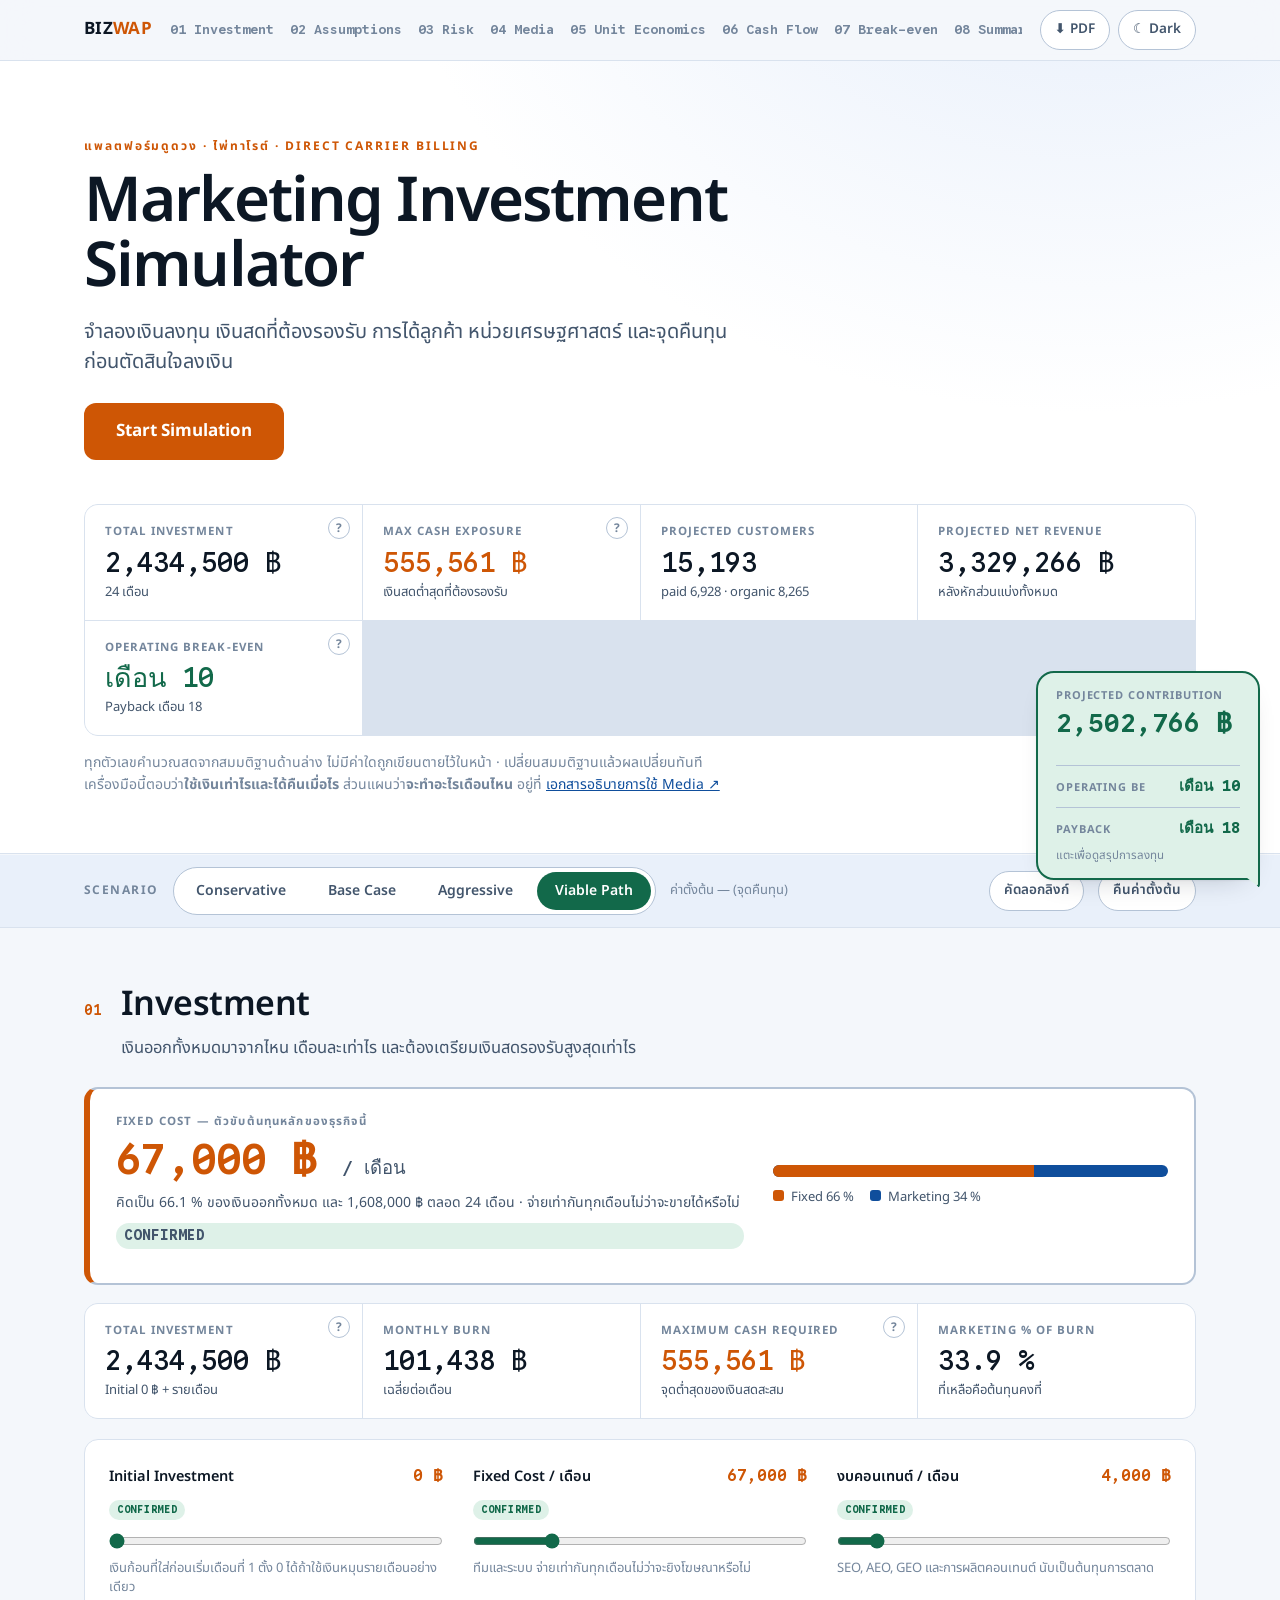
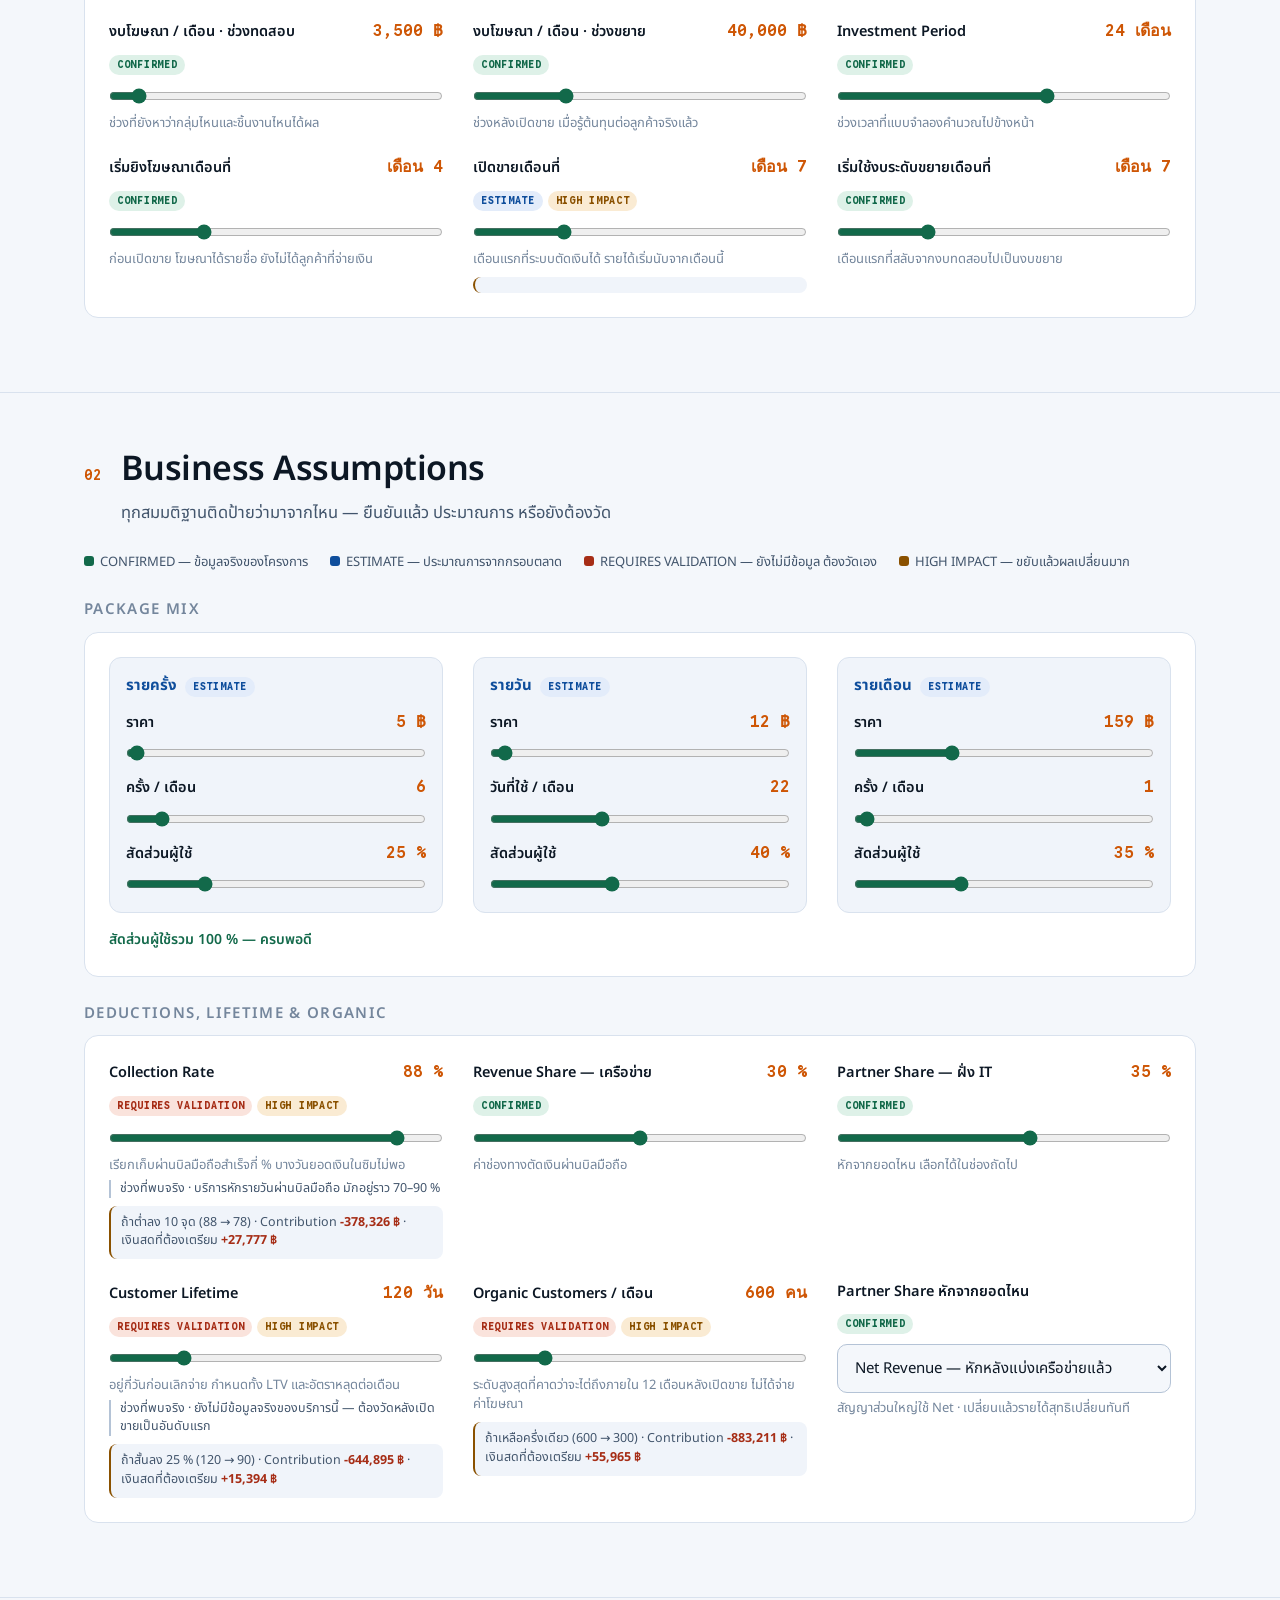
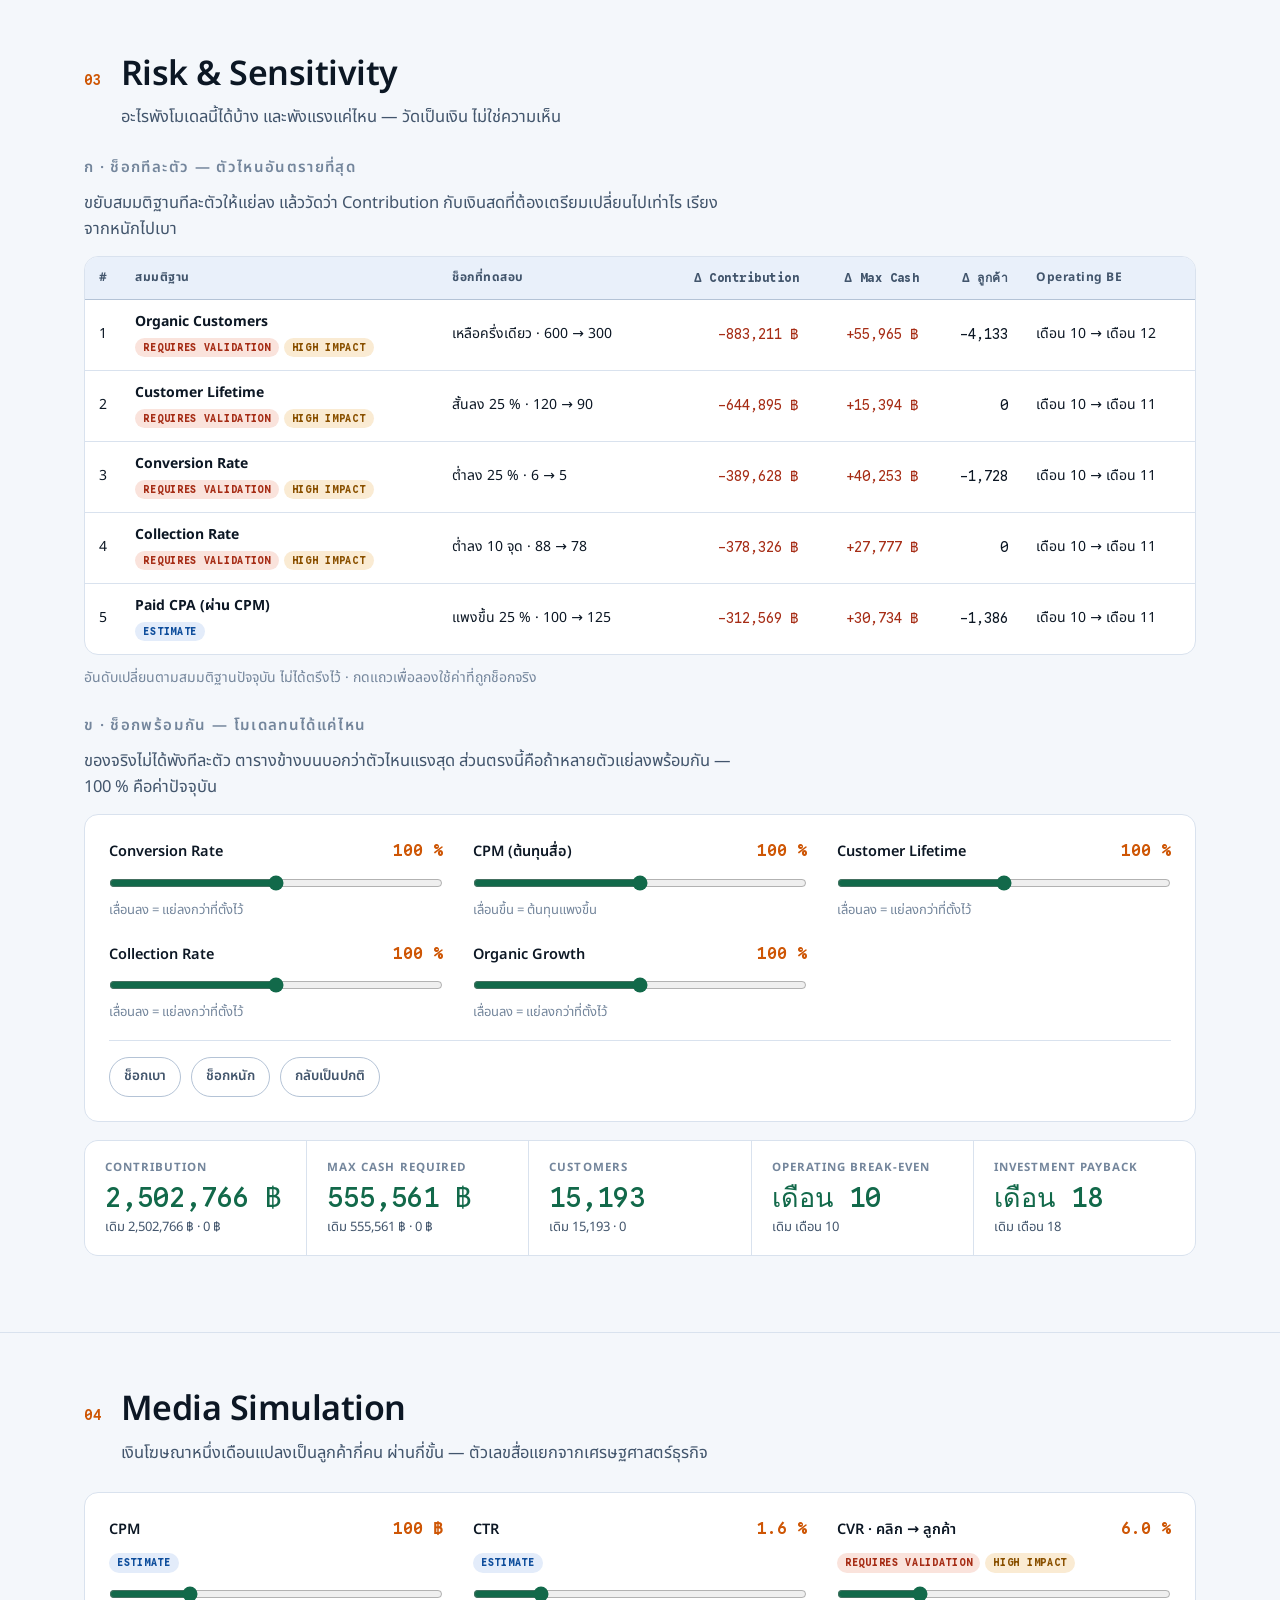
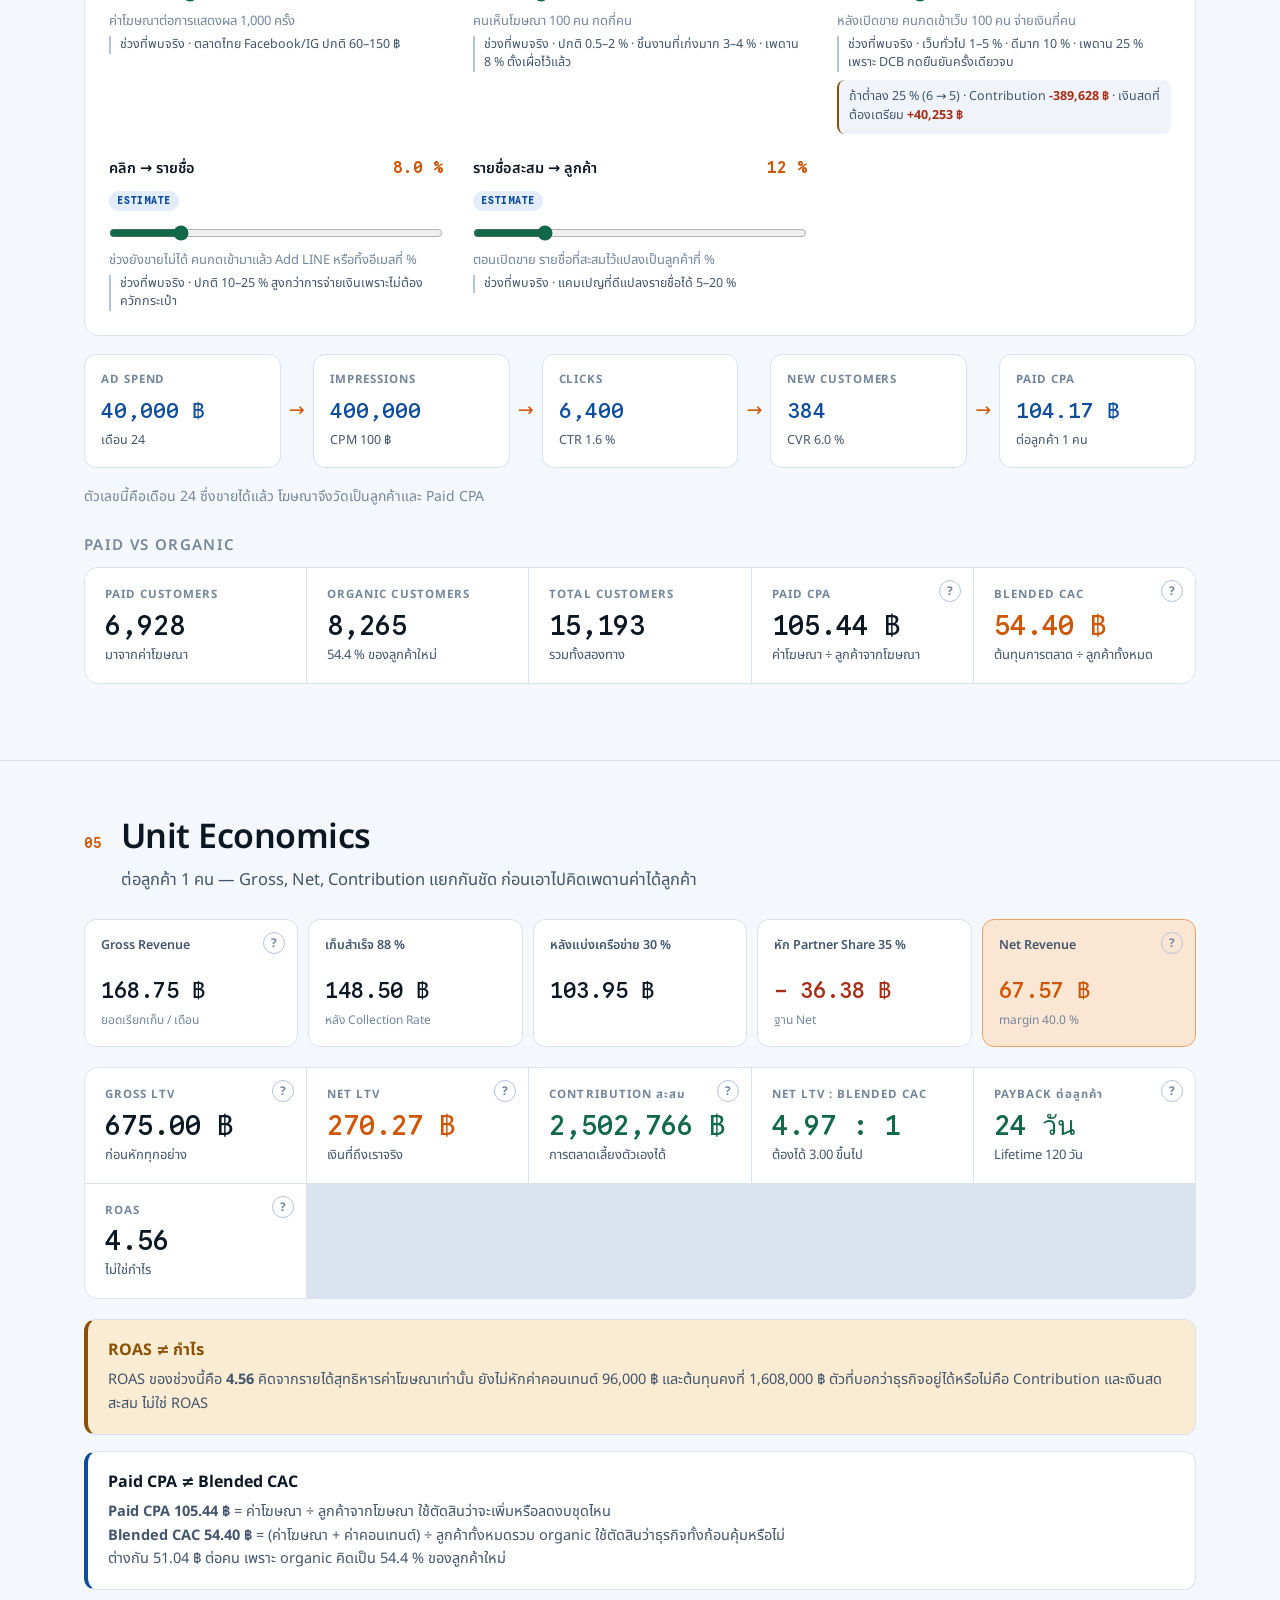
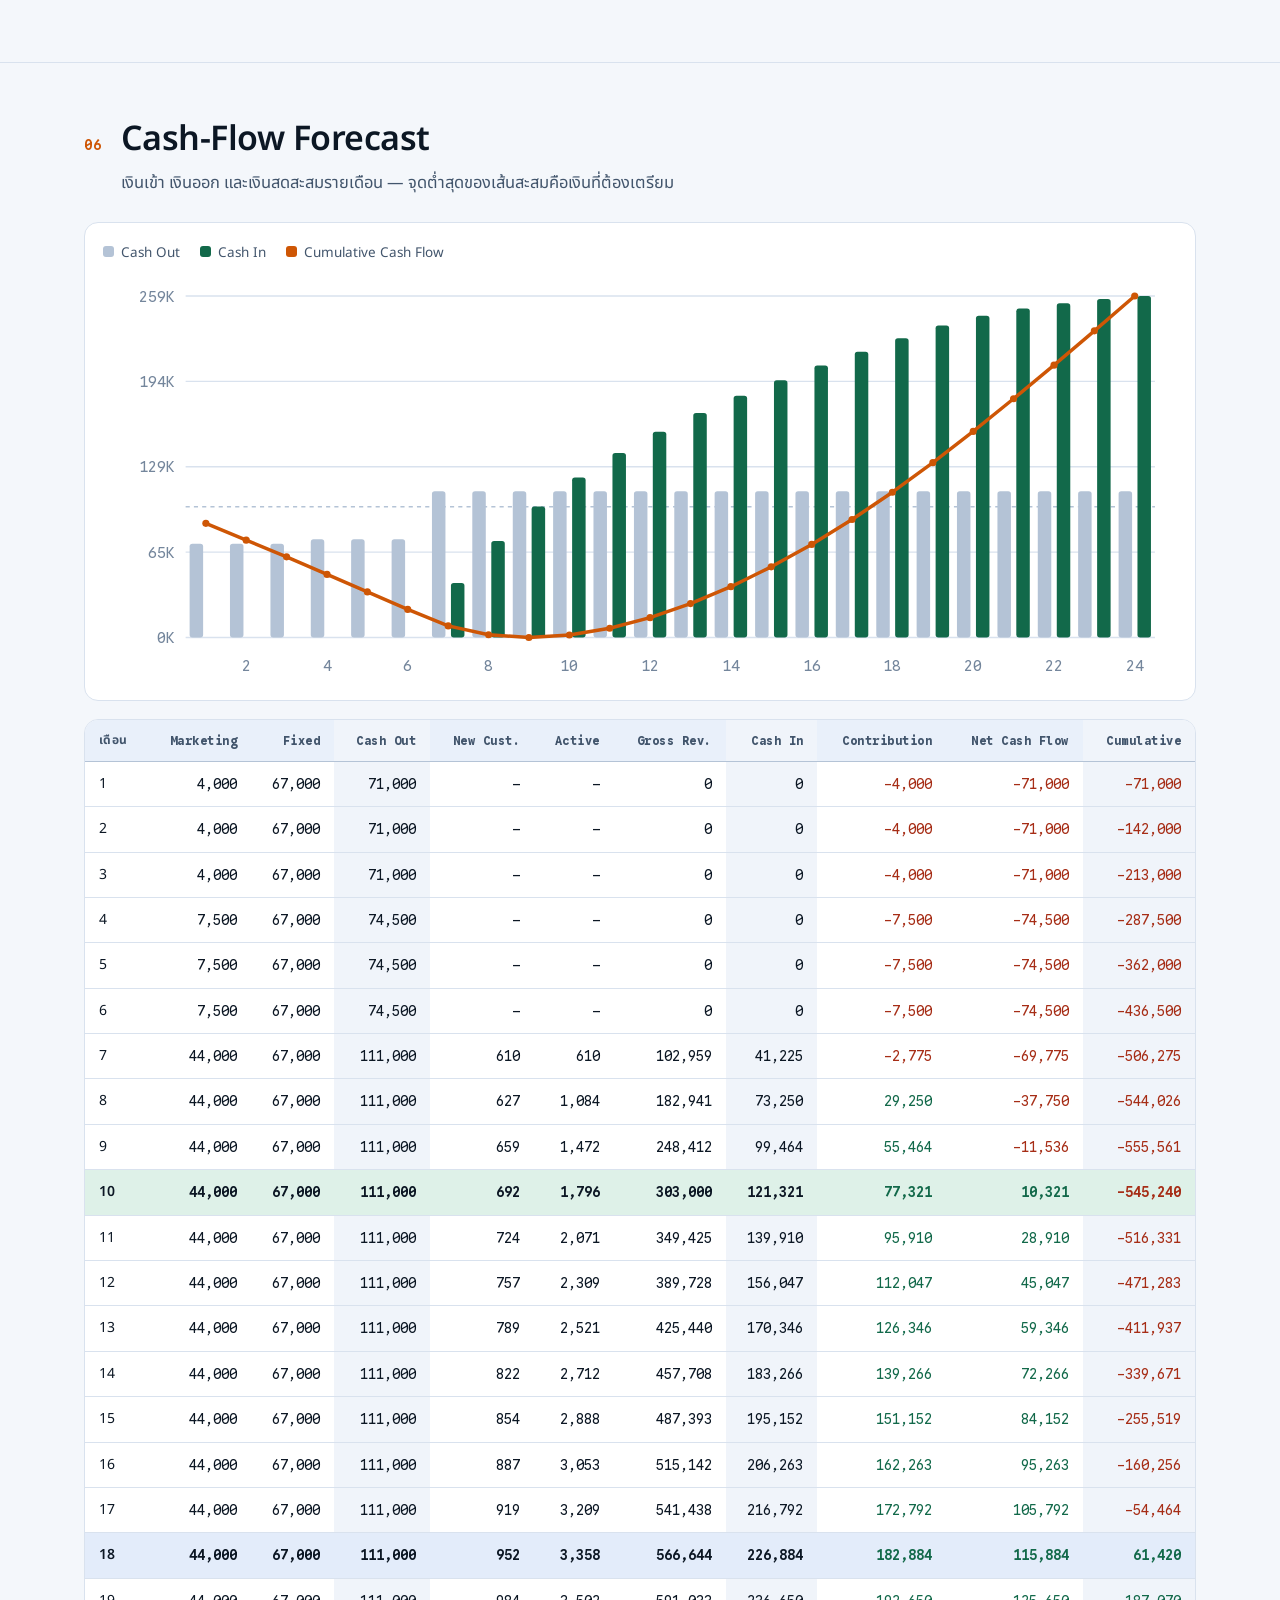
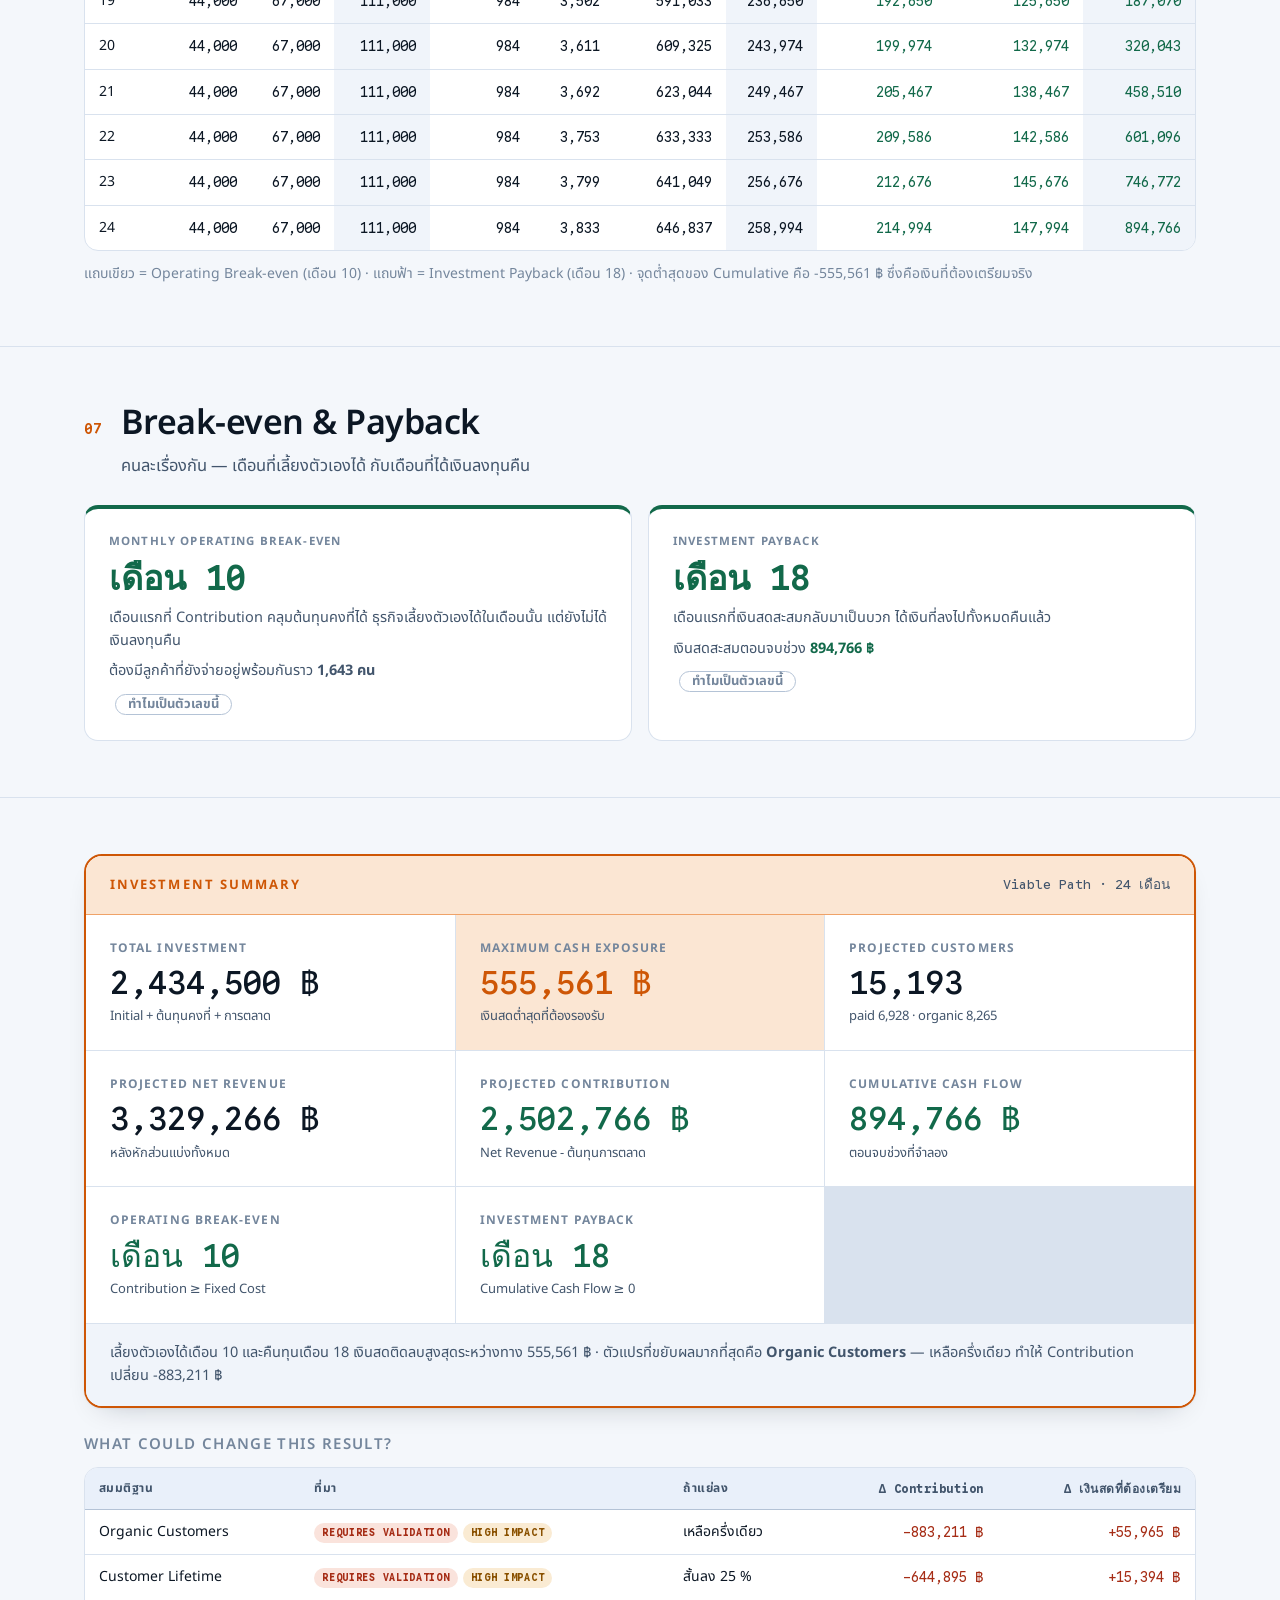
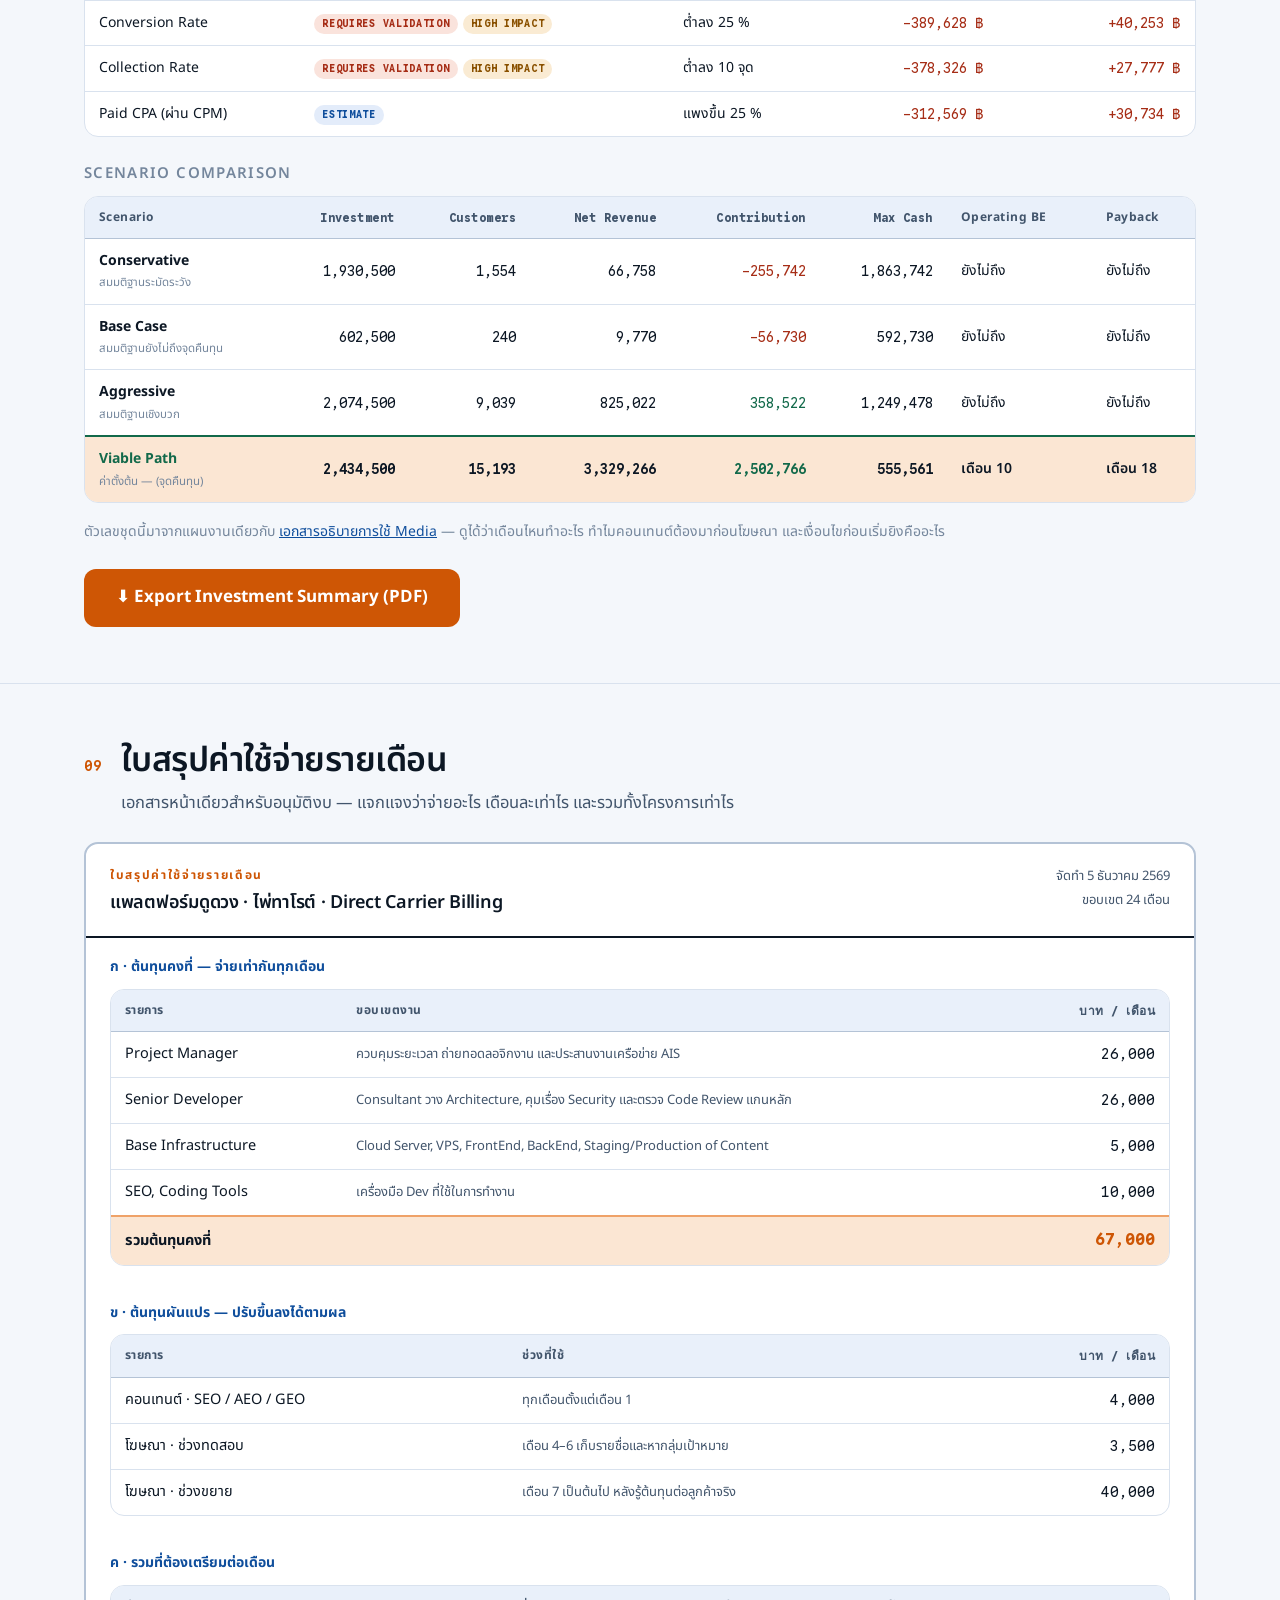
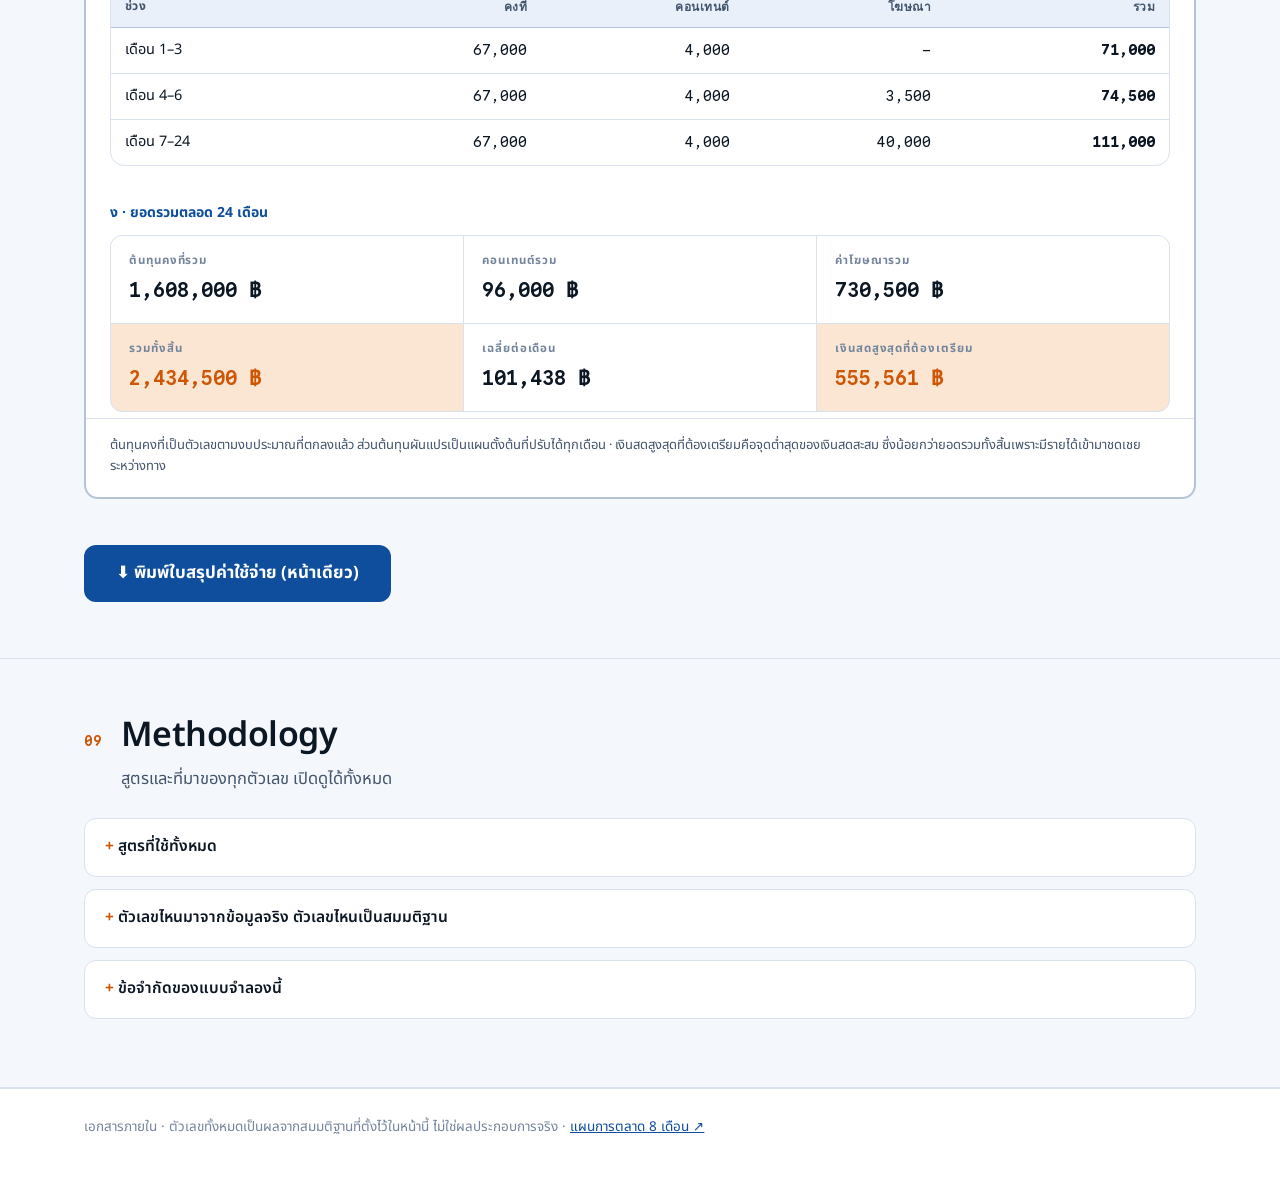
<file: v2/index.html>
<!DOCTYPE html>
<html lang="th">
<head>
<meta charset="utf-8">
<meta name="viewport" content="width=device-width, initial-scale=1, viewport-fit=cover">
<title>Marketing Investment Simulator</title>
<link rel="preconnect" href="https://fonts.googleapis.com">
<link rel="preconnect" href="https://fonts.gstatic.com" crossorigin>
<link rel="stylesheet" href="https://fonts.googleapis.com/css2?family=Noto+Sans+Thai:wght@400;500;600;700&family=Google+Sans+Code:wght@400;500;600&display=swap">
<link rel="stylesheet" href="css/app.css">
</head>
<body>

<header class="topbar">
  <div class="wrap bar">
    <div class="brand">BIZ<span>WAP</span></div>
    <nav class="steps-nav" aria-label="ขั้นตอน">
      <a href="#step1">01 Investment</a>
      <a href="#step2">02 Assumptions</a>
      <a href="#risks">03 Risk</a>
      <a href="#step3">04 Media</a>
      <a href="#step4">05 Unit Economics</a>
      <a href="#forecast">06 Cash Flow</a>
      <a href="#breakeven">07 Break-even</a>
      <a href="#summary">08 Summary</a>
      <a href="#budget">09 ใบสรุปค่าใช้จ่าย</a>
      <a href="https://bizwap.pages.dev/" class="nav-plan">แผนการตลาด ↗</a>
    </nav>
    <div class="bar-actions">
      <button class="ghost-btn js-print" type="button">⬇ PDF</button>
      <button class="ghost-btn" id="theme-toggle" type="button"><span id="theme-icon">☾</span> <span id="theme-label">Dark</span></button>
    </div>
  </div>
</header>

<!-- ================= HERO ================= -->
<section class="hero">
  <div class="wrap">
    <p class="eyebrow">แพลตฟอร์มดูดวง · ไพ่ทาโรต์ · Direct Carrier Billing</p>
    <h1>Marketing Investment<br>Simulator</h1>
    <p class="hero-sub">จำลองเงินลงทุน เงินสดที่ต้องรองรับ การได้ลูกค้า หน่วยเศรษฐศาสตร์ และจุดคืนทุน ก่อนตัดสินใจลงเงิน</p>
    <a class="cta" href="#step1">Start Simulation</a>

    <div class="hero-kpis" id="hero-kpis"></div>
    <p class="hero-note">ทุกตัวเลขคำนวณสดจากสมมติฐานด้านล่าง ไม่มีค่าใดถูกเขียนตายไว้ในหน้า · เปลี่ยนสมมติฐานแล้วผลเปลี่ยนทันที<br>เครื่องมือนี้ตอบว่า<strong>ใช้เงินเท่าไรและได้คืนเมื่อไร</strong> ส่วนแผนว่า<strong>จะทำอะไรเดือนไหน</strong> อยู่ที่ <a href="https://bizwap.pages.dev/">เอกสารอธิบายการใช้ Media ↗</a></p>
  </div>
</section>

<!-- ================= STICKY SUMMARY ================= -->
<div class="sticky-summary" id="sticky-summary">
  <div class="wrap ss">
    <div class="ss-items" id="ss-items"></div>
    <button class="ghost-btn ss-jump" id="ss-jump" type="button">ดูสรุปเต็ม ↓</button>
  </div>
</div>

<!-- ================= SCENARIO ================= -->
<div class="scenario-bar">
  <div class="wrap sb">
    <span class="sb-label">Scenario</span>
    <div class="sb-group" role="group" aria-label="เลือกชุดสมมติฐาน">
      <button class="sc-btn" data-scenario="conservative" type="button">Conservative</button>
      <button class="sc-btn" data-scenario="base" type="button">Base Case</button>
      <button class="sc-btn" data-scenario="aggressive" type="button">Aggressive</button>
      <button class="sc-btn sc-viable is-active" data-scenario="viable" type="button">Viable Path</button>
    </div>
    <span class="sb-hint" id="sb-note"></span>
    <button class="ghost-btn sb-copy" id="copy-link" type="button">คัดลอกลิงก์</button>
    <button class="ghost-btn sb-reset" id="reset-btn" type="button">คืนค่าตั้งต้น</button>
  </div>
</div>

<!-- ================= STEP 01 — INVESTMENT ================= -->
<section class="step" id="step1">
  <div class="wrap">
    <div class="step-head">
      <span class="step-no">01</span>
      <div>
        <h2>Investment</h2>
        <p class="lead">เงินออกทั้งหมดมาจากไหน เดือนละเท่าไร และต้องเตรียมเงินสดรองรับสูงสุดเท่าไร</p>
      </div>
    </div>

    <div class="fixed-hero" id="fixed-hero"></div>
    <div class="grid-4" id="invest-cards"></div>

    <div class="panel">
      <div class="controls" id="controls-investment"></div>
    </div>
  </div>
</section>

<!-- ================= STEP 02 — ASSUMPTIONS ================= -->
<section class="step" id="step2">
  <div class="wrap">
    <div class="step-head">
      <span class="step-no">02</span>
      <div>
        <h2>Business Assumptions</h2>
        <p class="lead">ทุกสมมติฐานติดป้ายว่ามาจากไหน — ยืนยันแล้ว ประมาณการ หรือยังต้องวัด</p>
      </div>
    </div>

    <div class="conf-legend">
      <span><i class="cf cf-confirmed"></i>CONFIRMED — ข้อมูลจริงของโครงการ</span>
      <span><i class="cf cf-estimate"></i>ESTIMATE — ประมาณการจากกรอบตลาด</span>
      <span><i class="cf cf-validate"></i>REQUIRES VALIDATION — ยังไม่มีข้อมูล ต้องวัดเอง</span>
      <span><i class="cf cf-impact"></i>HIGH IMPACT — ขยับแล้วผลเปลี่ยนมาก</span>
    </div>

    <h3 class="sub">Package Mix</h3>
    <div class="panel">
      <div class="controls" id="controls-packages"></div>
      <p class="mix-check" id="mix-check"></p>
    </div>

    <h3 class="sub">Deductions, Lifetime &amp; Organic</h3>
    <div class="panel">
      <div class="controls" id="controls-model"></div>
    </div>
  </div>
</section>

<!-- ================= RISKS ================= -->
<section class="step" id="risks">
  <div class="wrap">
    <div class="step-head">
      <span class="step-no">03</span>
      <div>
        <h2>Risk &amp; Sensitivity</h2>
        <p class="lead">อะไรพังโมเดลนี้ได้บ้าง และพังแรงแค่ไหน — วัดเป็นเงิน ไม่ใช่ความเห็น</p>
      </div>
    </div>

    <h3 class="sub">ก · ช็อกทีละตัว — ตัวไหนอันตรายที่สุด</h3>
    <p class="lead" style="margin-bottom:14px">ขยับสมมติฐานทีละตัวให้แย่ลง แล้ววัดว่า Contribution กับเงินสดที่ต้องเตรียมเปลี่ยนไปเท่าไร เรียงจากหนักไปเบา</p>
    <div class="table-wrap">
      <table id="risk-table"></table>
    </div>
    <p class="note-inline">อันดับเปลี่ยนตามสมมติฐานปัจจุบัน ไม่ได้ตรึงไว้ · กดแถวเพื่อลองใช้ค่าที่ถูกช็อกจริง</p>

    <h3 class="sub">ข · ช็อกพร้อมกัน — โมเดลทนได้แค่ไหน</h3>
    <p class="lead" style="margin-bottom:14px">ของจริงไม่ได้พังทีละตัว ตารางข้างบนบอกว่าตัวไหนแรงสุด ส่วนตรงนี้คือถ้าหลายตัวแย่ลงพร้อมกัน — 100 % คือค่าปัจจุบัน</p>
    <div class="panel">
      <div class="controls" id="controls-stress"></div>
      <div class="stress-actions">
        <button class="ghost-btn" data-stress-preset="mild" type="button">ช็อกเบา</button>
        <button class="ghost-btn" data-stress-preset="severe" type="button">ช็อกหนัก</button>
        <button class="ghost-btn" data-stress-preset="reset" type="button">กลับเป็นปกติ</button>
      </div>
    </div>
    <div class="metrics" id="stress-result"></div>
  </div>
</section>

<!-- ================= STEP 04 — MEDIA ================= -->
<section class="step" id="step3">
  <div class="wrap">
    <div class="step-head">
      <span class="step-no">04</span>
      <div>
        <h2>Media Simulation</h2>
        <p class="lead">เงินโฆษณาหนึ่งเดือนแปลงเป็นลูกค้ากี่คน ผ่านกี่ขั้น — ตัวเลขสื่อแยกจากเศรษฐศาสตร์ธุรกิจ</p>
      </div>
    </div>

    <div class="panel">
      <div class="controls" id="controls-media"></div>
    </div>

    <div class="funnel" id="funnel"></div>
    <p class="note-inline" id="media-note"></p>

    <h3 class="sub">Paid vs Organic</h3>
    <div class="metrics" id="acq-split"></div>
  </div>
</section>

<!-- ================= STEP 05 — UNIT ECONOMICS ================= -->
<section class="step" id="step4">
  <div class="wrap">
    <div class="step-head">
      <span class="step-no">05</span>
      <div>
        <h2>Unit Economics</h2>
        <p class="lead">ต่อลูกค้า 1 คน — Gross, Net, Contribution แยกกันชัด ก่อนเอาไปคิดเพดานค่าได้ลูกค้า</p>
      </div>
    </div>

    <div class="waterfall" id="waterfall"></div>
    <div class="metrics" id="unit-metrics"></div>

    <div class="callout warn">
      <b>ROAS ≠ กำไร</b>
      <p id="roas-note"></p>
    </div>

    <div class="callout">
      <b>Paid CPA ≠ Blended CAC</b>
      <p id="cac-note"></p>
    </div>
  </div>
</section>

<!-- ================= STEP 06 — CASH FLOW ================= -->
<section class="step" id="forecast">
  <div class="wrap">
    <div class="step-head">
      <span class="step-no">06</span>
      <div>
        <h2>Cash-Flow Forecast</h2>
        <p class="lead">เงินเข้า เงินออก และเงินสดสะสมรายเดือน — จุดต่ำสุดของเส้นสะสมคือเงินที่ต้องเตรียม</p>
      </div>
    </div>

    <div class="chart-card">
      <div class="chart-legend">
        <span><i class="sw sw-cost"></i>Cash Out</span>
        <span><i class="sw sw-rev"></i>Cash In</span>
        <span><i class="sw sw-cum"></i>Cumulative Cash Flow</span>
      </div>
      <div id="chart"></div>
    </div>

    <div class="table-wrap">
      <table id="forecast-table"></table>
    </div>
    <p class="note-inline" id="forecast-note"></p>
  </div>
</section>

<!-- ================= BREAK-EVEN ================= -->
<section class="step" id="breakeven">
  <div class="wrap">
    <div class="step-head">
      <span class="step-no">07</span>
      <div>
        <h2>Break-even &amp; Payback</h2>
        <p class="lead">คนละเรื่องกัน — เดือนที่เลี้ยงตัวเองได้ กับเดือนที่ได้เงินลงทุนคืน</p>
      </div>
    </div>
    <div class="be-grid" id="be-grid"></div>
  </div>
</section>

<!-- ================= SUMMARY ================= -->
<section class="step" id="summary">
  <div class="wrap">
    <div class="investment-summary" id="investment-summary" tabindex="-1"></div>

    <h3 class="sub">What Could Change This Result?</h3>
    <div class="table-wrap">
      <table id="change-table"></table>
    </div>

    <h3 class="sub">Scenario Comparison</h3>
    <div class="table-wrap">
      <table id="scenario-table"></table>
    </div>

    <p class="note-inline" style="margin-top:18px">ตัวเลขชุดนี้มาจากแผนงานเดียวกับ <a href="https://bizwap.pages.dev/">เอกสารอธิบายการใช้ Media</a> — ดูได้ว่าเดือนไหนทำอะไร ทำไมคอนเทนต์ต้องมาก่อนโฆษณา และเงื่อนไขก่อนเริ่มยิงคืออะไร</p>
    <button class="cta cta-pdf js-print" type="button">⬇ Export Investment Summary (PDF)</button>
  </div>
</section>

<!-- ================= BUDGET SHEET ================= -->
<section class="step" id="budget">
  <div class="wrap">
    <div class="step-head">
      <span class="step-no">09</span>
      <div>
        <h2>ใบสรุปค่าใช้จ่ายรายเดือน</h2>
        <p class="lead">เอกสารหน้าเดียวสำหรับอนุมัติงบ — แจกแจงว่าจ่ายอะไร เดือนละเท่าไร และรวมทั้งโครงการเท่าไร</p>
      </div>
    </div>
    <div id="budget-sheet"></div>
    <div class="cta-row">
      <button class="cta budget-print" id="print-budget" type="button">⬇ พิมพ์ใบสรุปค่าใช้จ่าย (หน้าเดียว)</button>
    </div>
  </div>
</section>

<!-- ================= METHODOLOGY ================= -->
<section class="step methodology no-print" id="methodology">
  <div class="wrap">
    <div class="step-head">
      <span class="step-no">09</span>
      <div>
        <h2>Methodology</h2>
        <p class="lead">สูตรและที่มาของทุกตัวเลข เปิดดูได้ทั้งหมด</p>
      </div>
    </div>

    <details>
      <summary>สูตรที่ใช้ทั้งหมด</summary>
      <div class="det-body" id="formula-list"></div>
    </details>

    <details>
      <summary>ตัวเลขไหนมาจากข้อมูลจริง ตัวเลขไหนเป็นสมมติฐาน</summary>
      <div class="det-body"><div class="table-wrap"><table id="conf-table"></table></div></div>
    </details>

    <details>
      <summary>ข้อจำกัดของแบบจำลองนี้</summary>
      <div class="det-body">
        <ul>
          <li>อายุลูกค้าแปลงเป็นอัตราหลุดต่อเดือนแบบคงที่ (1 ÷ อายุเป็นเดือน) ของจริงคนมักหลุดหนักในเดือนแรกแล้วค่อยนิ่ง</li>
          <li>รายชื่อที่สะสมก่อนเปิดขายถูกแปลงเป็นลูกค้าครั้งเดียวในเดือนที่เปิดขาย ของจริงจะทยอยเข้ามา</li>
          <li>ลูกค้าจาก Organic ไต่เป็นเส้นตรงถึงระดับสูงสุดภายใน 12 เดือนหลังเปิดขาย ไม่ได้จำลองการทบต้นของอันดับใน Search</li>
          <li>ไม่ได้คิดภาษี ค่าธรรมเนียมชำระเงินอื่น และต้นทุนบริการลูกค้า</li>
          <li>เป็นแบบจำลองระดับเดือน ใช้ตัดสินกรอบการลงทุน ไม่ใช่ตัดสินรายชุดโฆษณา</li>
        </ul>
      </div>
    </details>
  </div>
</section>

<footer>
  <div class="wrap">
    <span>เอกสารภายใน · ตัวเลขทั้งหมดเป็นผลจากสมมติฐานที่ตั้งไว้ในหน้านี้ ไม่ใช่ผลประกอบการจริง · <a href="https://bizwap.pages.dev/">แผนการตลาด 8 เดือน ↗</a></span>
  </div>
</footer>

<button class="fab no-print" id="fab" type="button" aria-label="ดู Investment Summary">
  <span class="fab-label">Projected Contribution</span>
  <span class="fab-value" id="fab-value" aria-live="polite">—</span>
  <span class="fab-delta" id="fab-delta"></span>
  <span class="fab-row">
    <span class="fab-row-label">Operating BE</span>
    <span class="fab-row-value" id="fab-be">—</span>
  </span>
  <span class="fab-row">
    <span class="fab-row-label">Payback</span>
    <span class="fab-row-value" id="fab-pb">—</span>
  </span>
  <span class="fab-hint">แตะเพื่อดูสรุปการลงทุน</span>
</button>

<dialog class="modal" id="explain">
  <div class="modal-head">
    <div>
      <div class="modal-kicker" id="explain-kicker"></div>
      <h3 id="explain-title"></h3>
    </div>
    <button class="modal-close" id="explain-close" type="button" aria-label="ปิด">✕</button>
  </div>
  <div class="modal-body" id="explain-body"></div>
</dialog>

<script src="js/model.js"></script>
<script src="js/ui.js" defer></script>
</body>
</html>
</file>
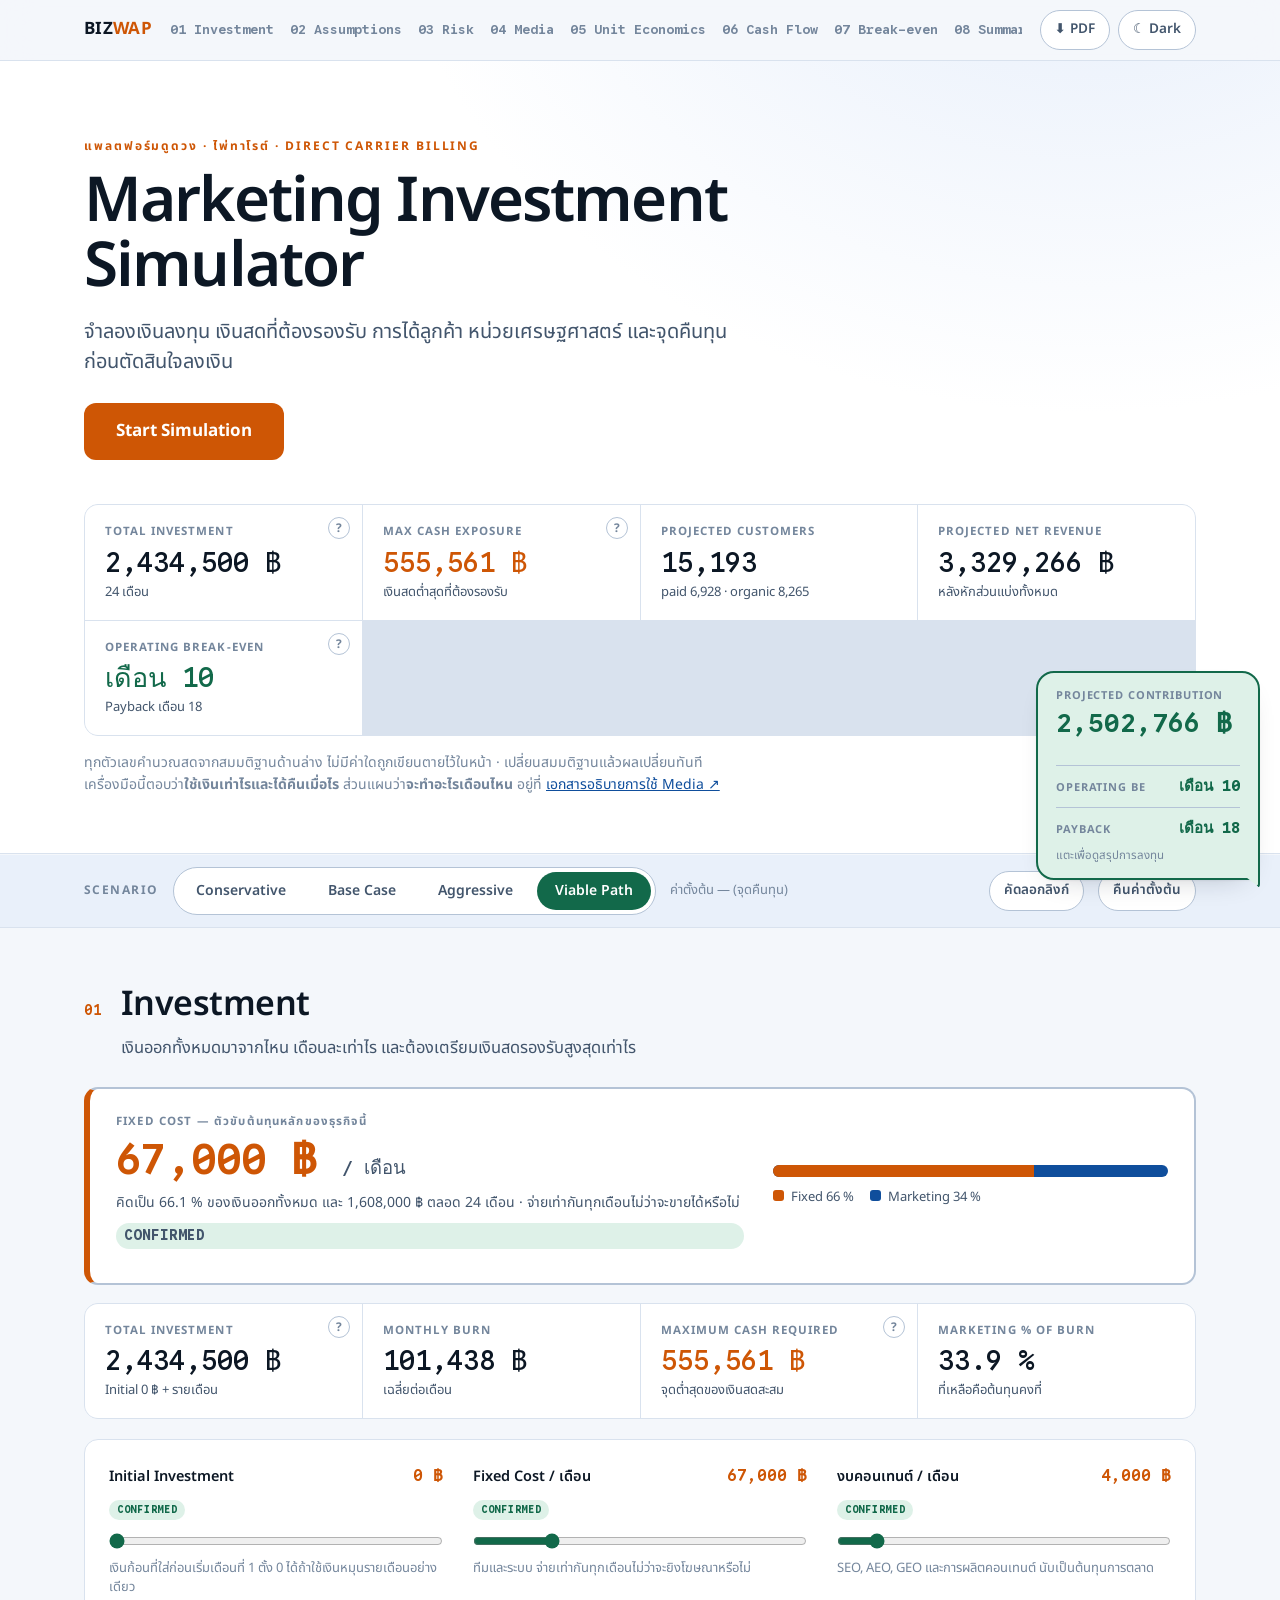
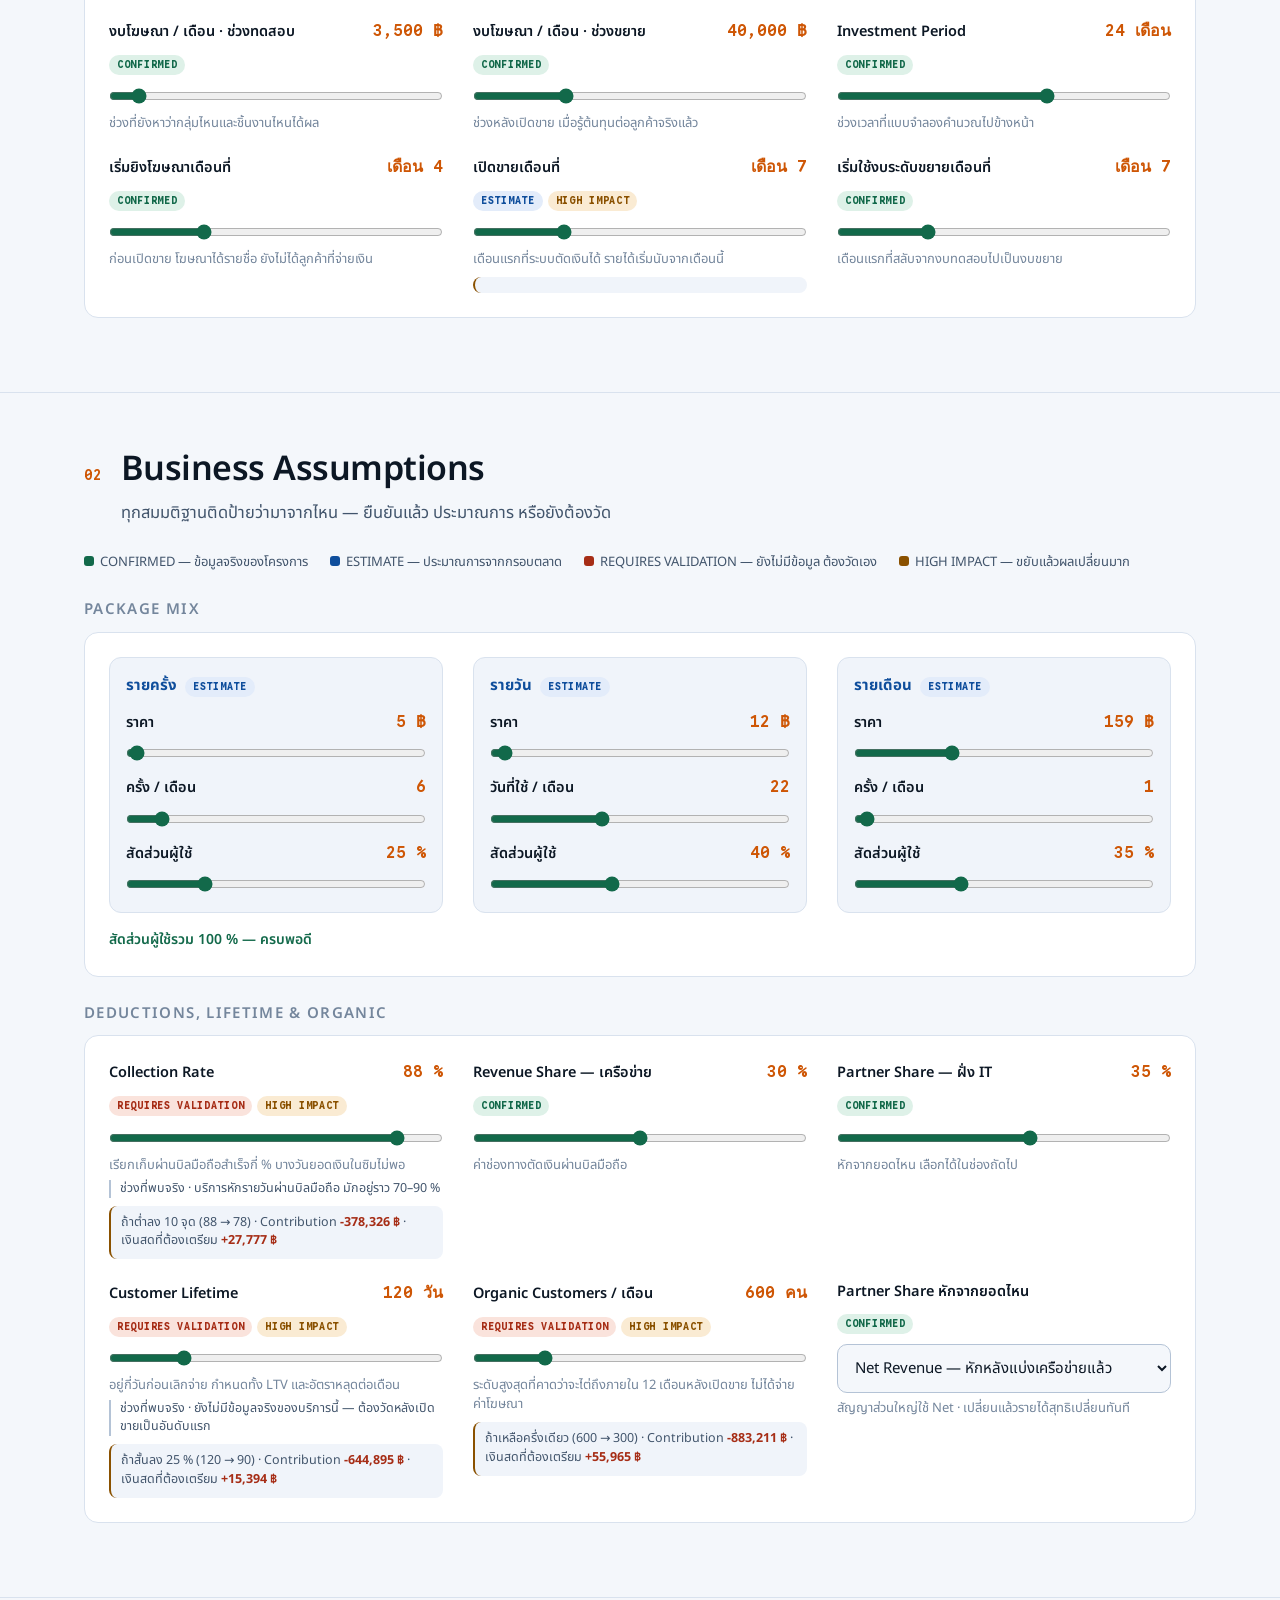
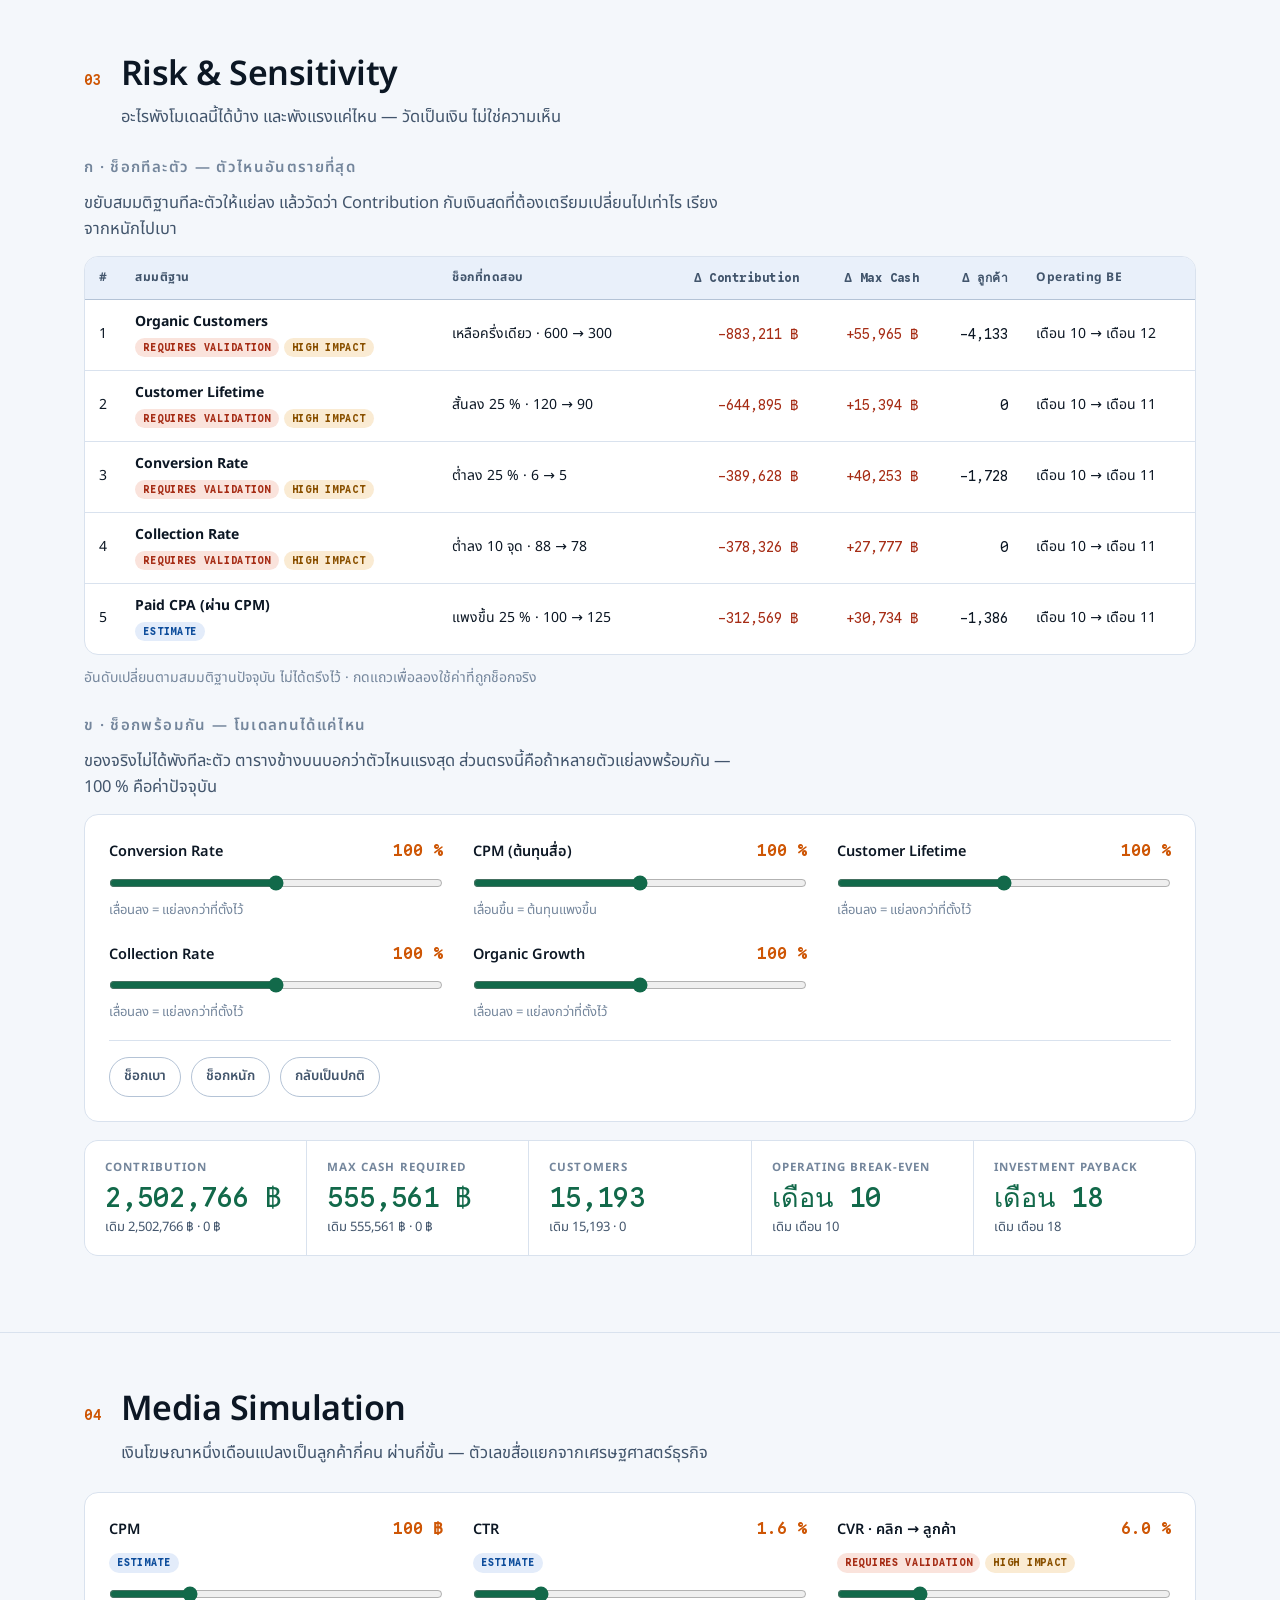
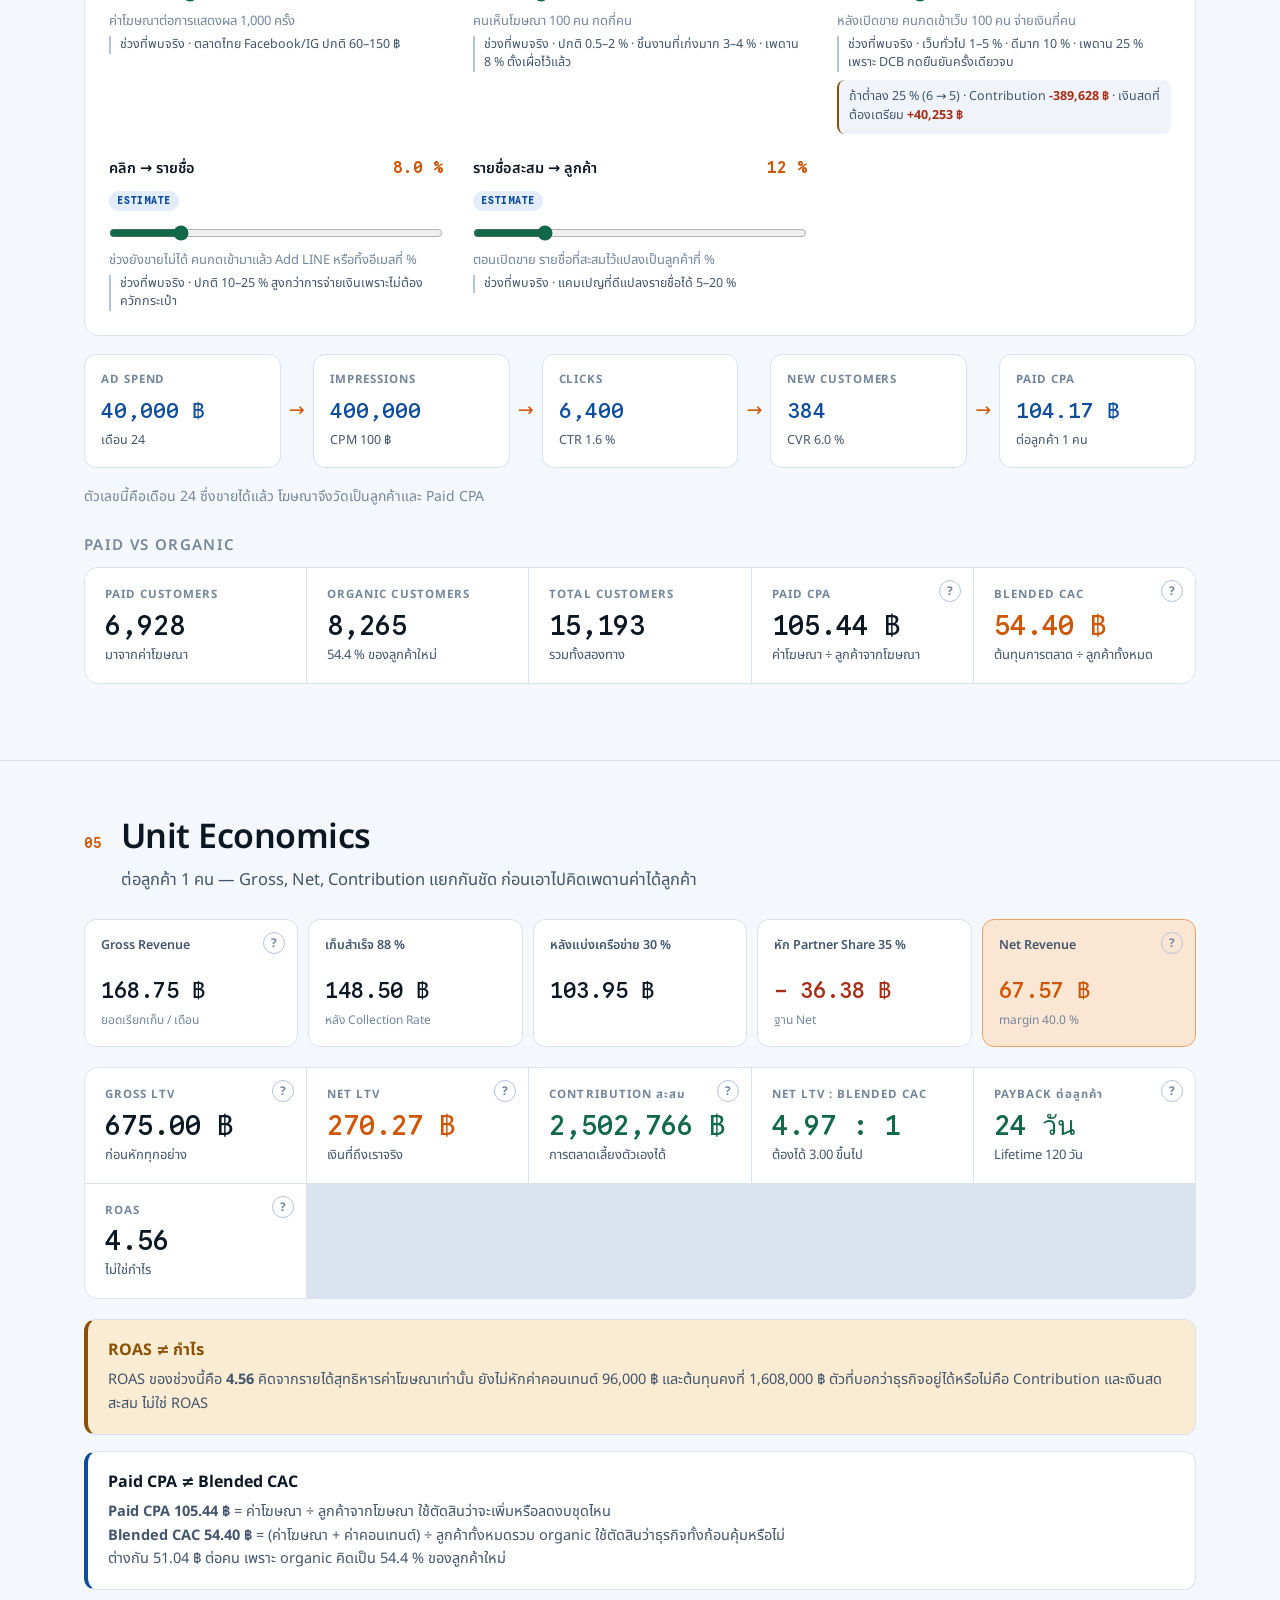
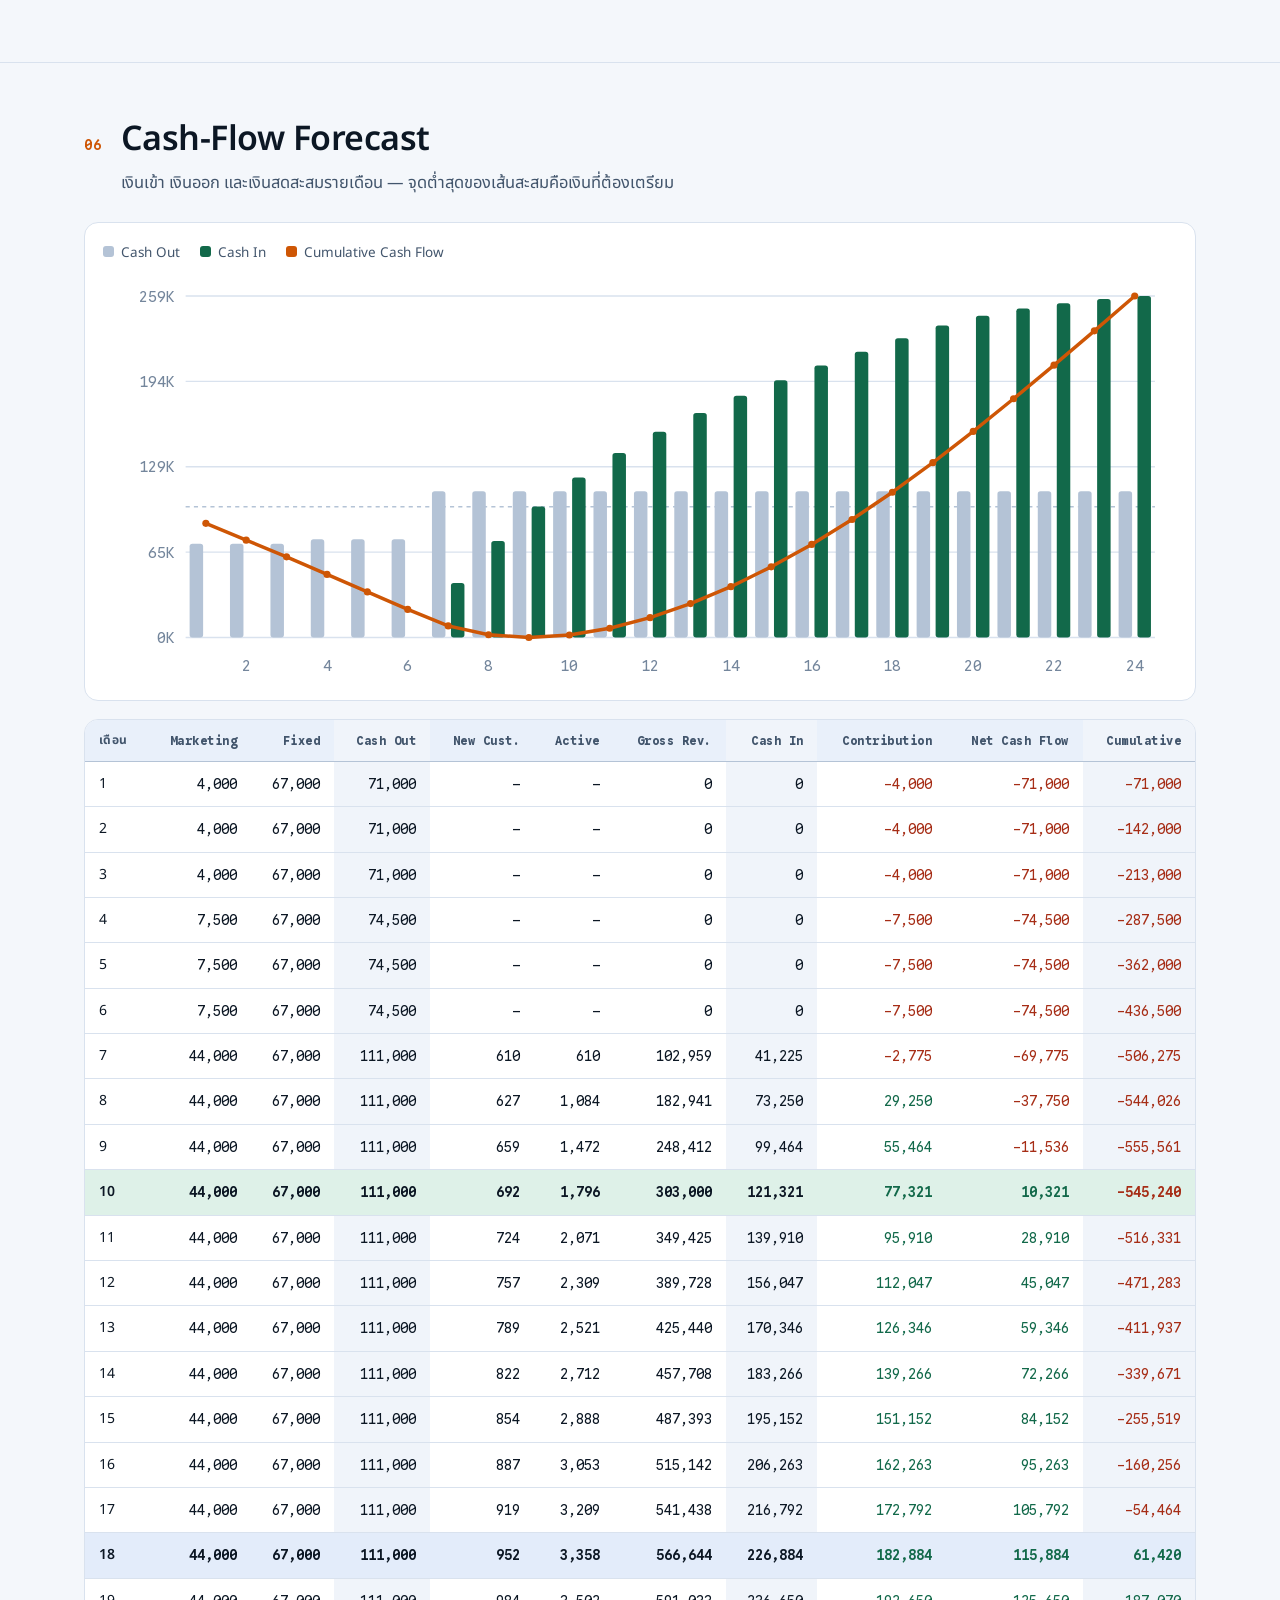
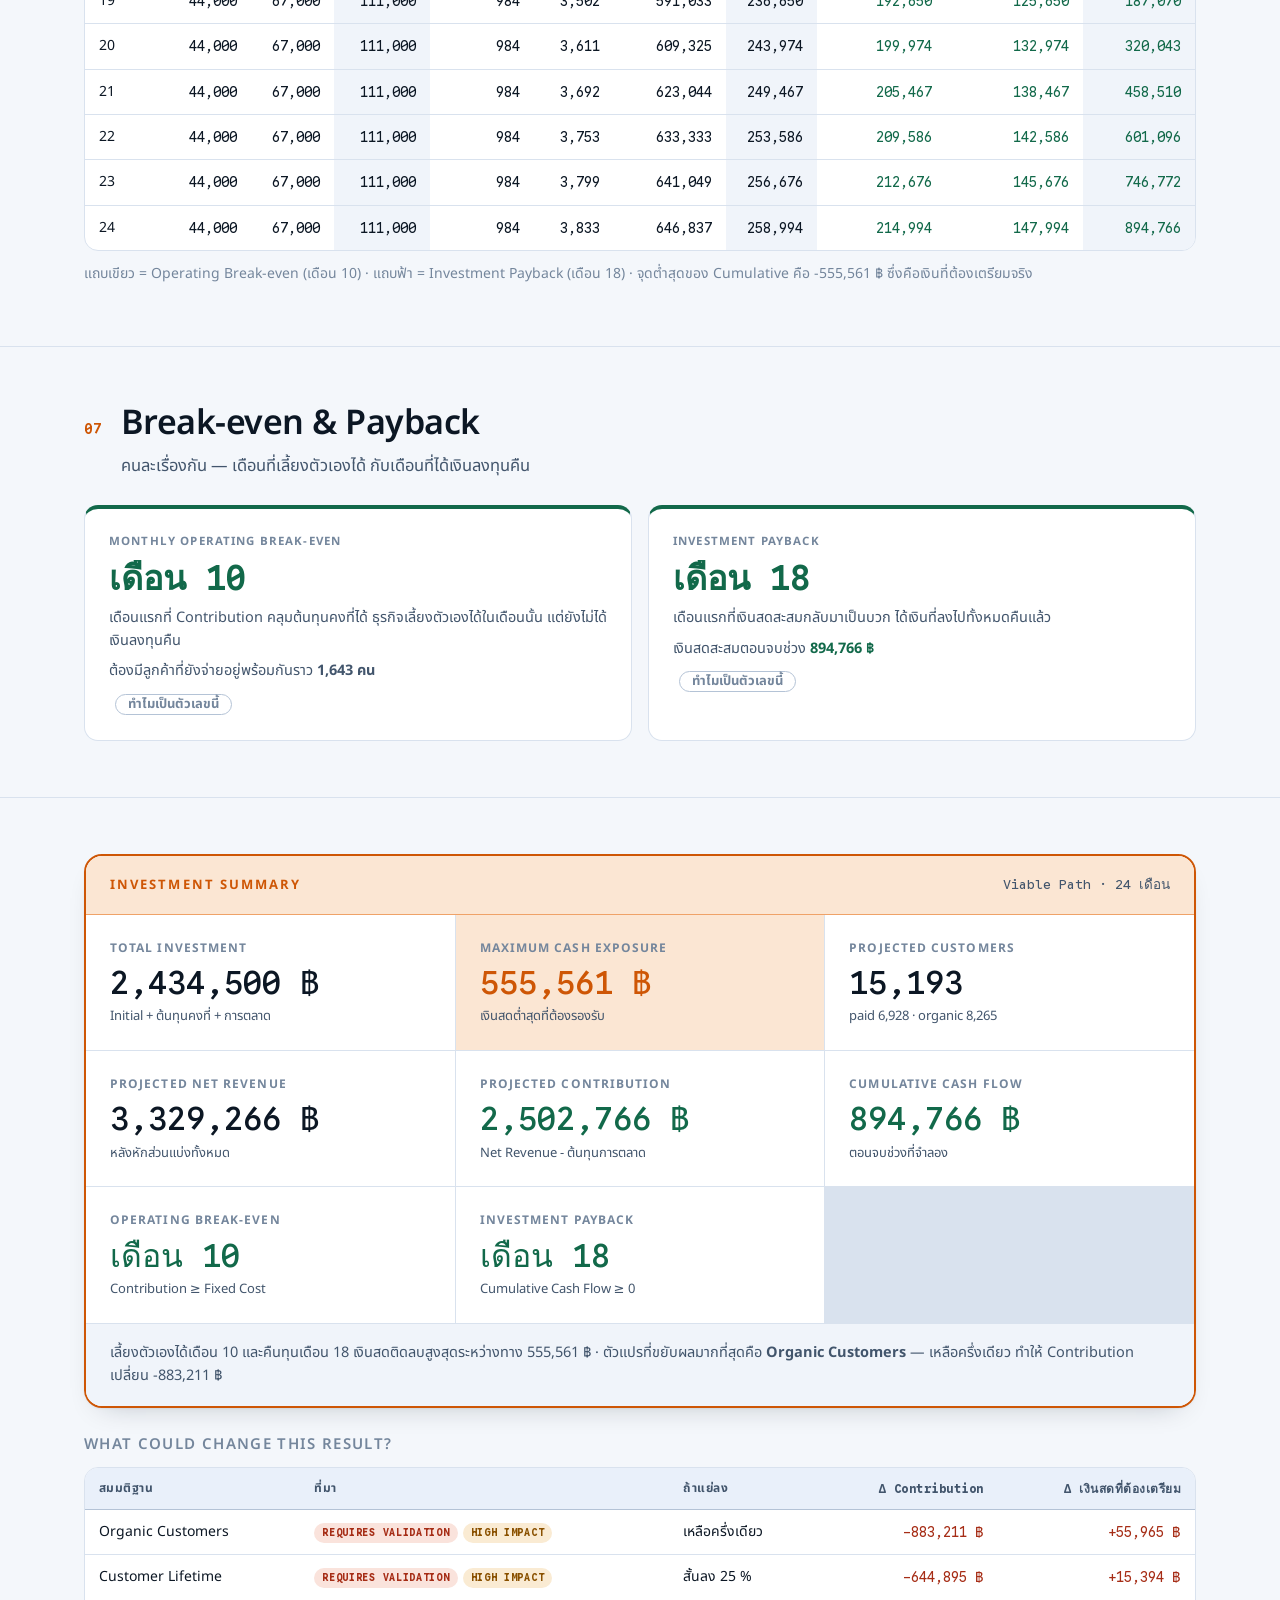
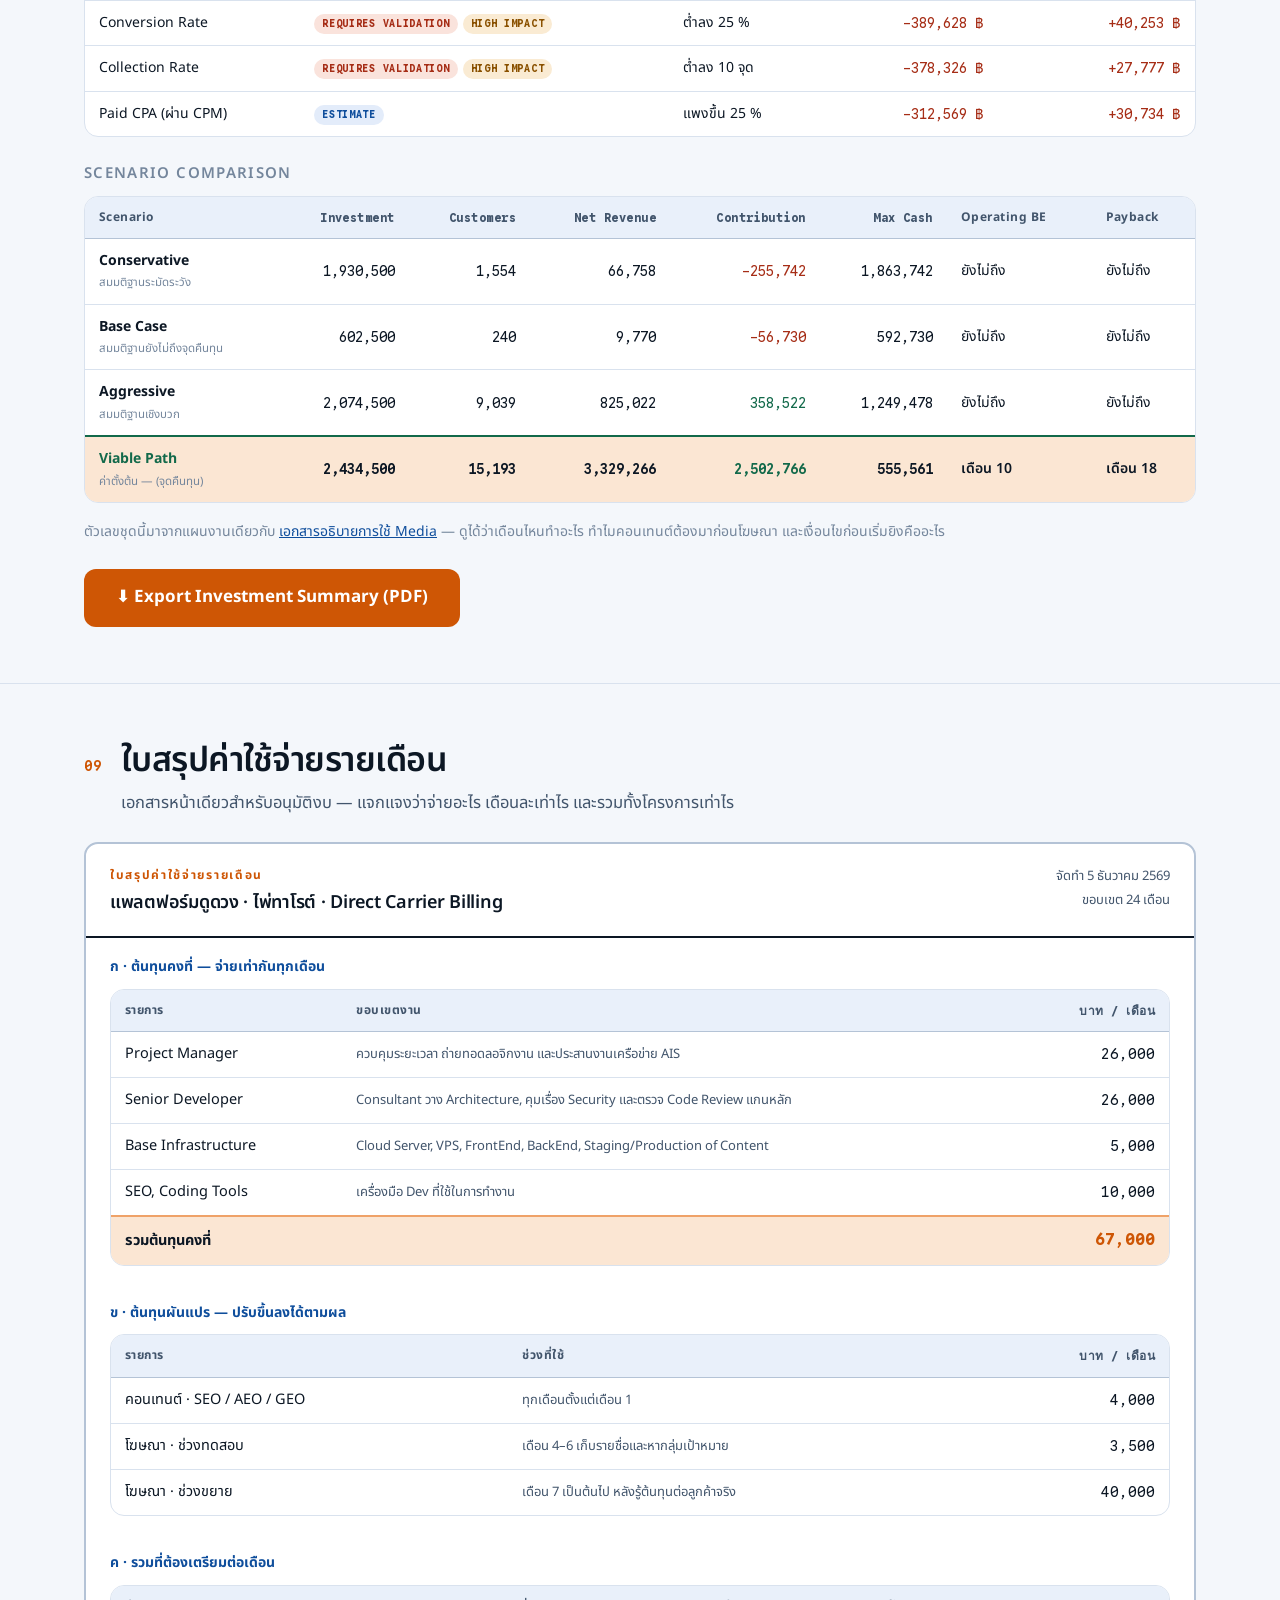
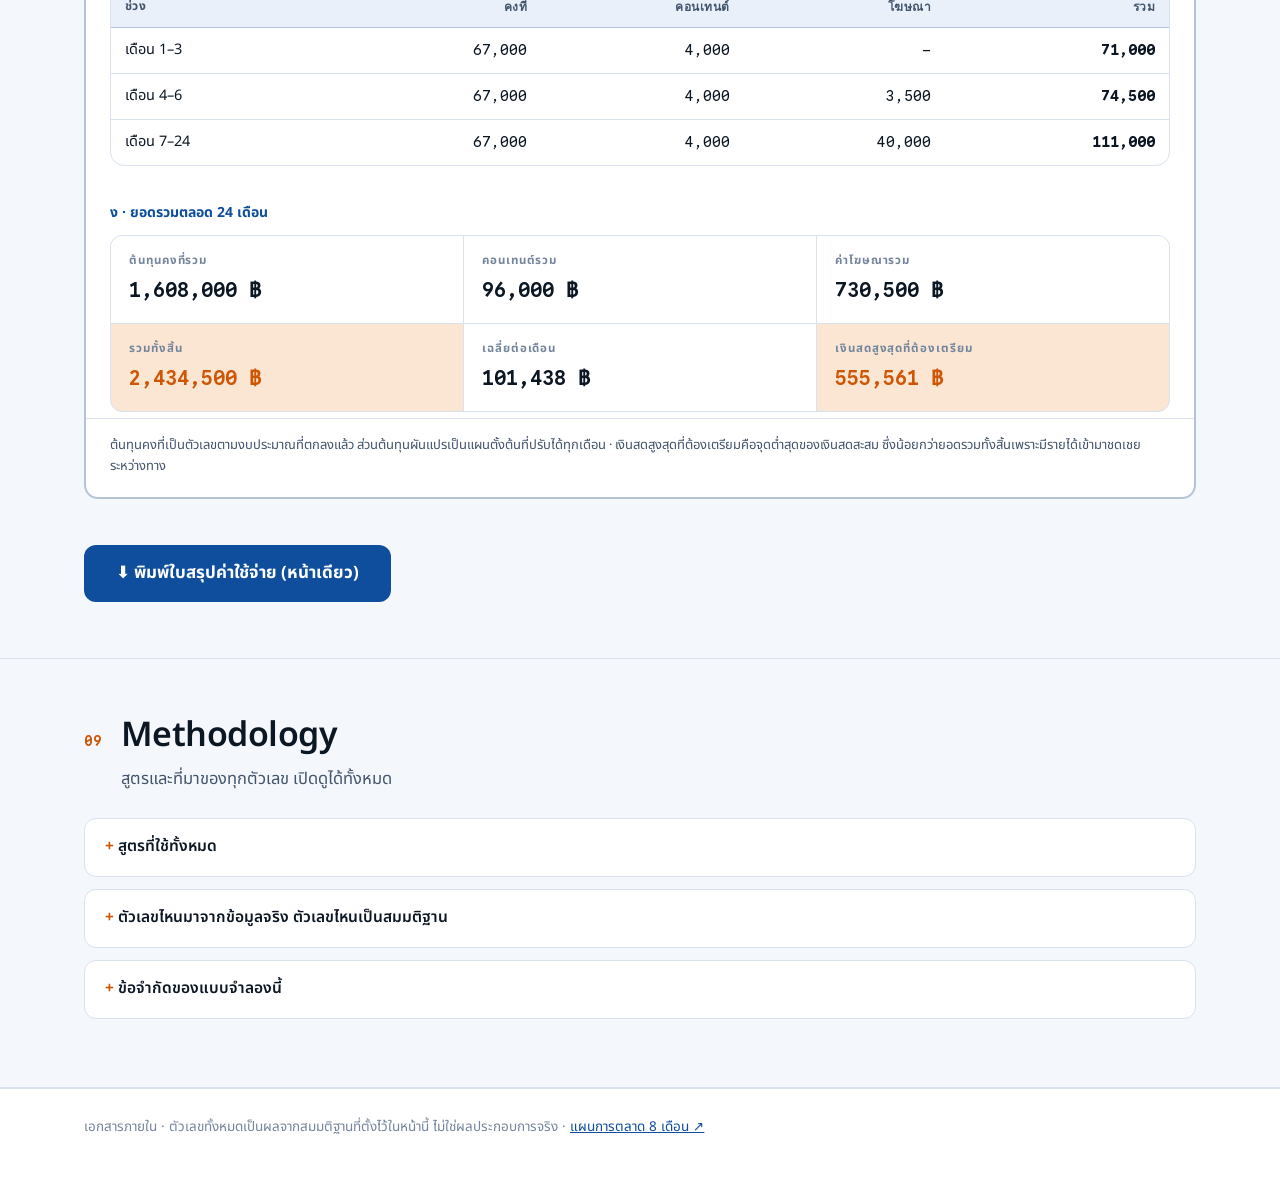
<file: indexv2.html>
<!-- single-file build · สร้างจาก v2/ ด้วย v2/build-single.py
     แก้ที่ v2/ แล้วสร้างใหม่ อย่าแก้ไฟล์นี้ตรง ๆ -->
<!DOCTYPE html>
<html lang="th">
<head>
<meta charset="utf-8">
<meta name="viewport" content="width=device-width, initial-scale=1, viewport-fit=cover">
<title>Marketing Investment Simulator</title>
<link rel="preconnect" href="https://fonts.googleapis.com">
<link rel="preconnect" href="https://fonts.gstatic.com" crossorigin>
<link rel="stylesheet" href="https://fonts.googleapis.com/css2?family=Noto+Sans+Thai:wght@400;500;600;700&family=Google+Sans+Code:wght@400;500;600&display=swap">
<style>
/* ============================================================
   Marketing Investment Simulator — presentation
   ============================================================ */

/* ---------- tokens : light ---------- */
:root{
  --bg:#F4F7FB; --panel:#FFFFFF; --panel2:#E9F0FA; --panel3:#F0F4FA;
  --ink:#0C1724; --ink-soft:#42556C; --ink-faint:#74869C;
  --line:#D9E2EE; --line2:#B4C3D6;
  --blue:#0F4E9C; --blue-soft:#E3ECFA;
  --orange:#CE5605; --orange-soft:#FBE6D3; --orange-line:#EFA268;
  --green:#12694A; --green-soft:#DEF1E8;
  --red:#A62D16; --red-soft:#FAE3DC;
  --amber:#8A5100; --amber-soft:#FAEBD3;
  --shadow:0 1px 2px rgba(12,23,36,.05), 0 12px 28px -18px rgba(12,23,36,.3);
  --radius:14px;
}
@media (prefers-color-scheme: dark){
  :root:not([data-theme="light"]){
    --bg:#080E1A; --panel:#101B2B; --panel2:#152438; --panel3:#132032;
    --ink:#E8EFF9; --ink-soft:#9BAEC6; --ink-faint:#70839C;
    --line:#223046; --line2:#33445F;
    --blue:#79ADFF; --blue-soft:#122340;
    --orange:#FF9247; --orange-soft:#38220F; --orange-line:#8B4E1F;
    --green:#4FCB96; --green-soft:#0F3025;
    --red:#F58D78; --red-soft:#351B15;
    --amber:#E9AD55; --amber-soft:#332611;
    --shadow:0 1px 2px rgba(0,0,0,.45), 0 14px 32px -20px rgba(0,0,0,.8);
  }
}
:root[data-theme="dark"]{
  --bg:#080E1A; --panel:#101B2B; --panel2:#152438; --panel3:#132032;
  --ink:#E8EFF9; --ink-soft:#9BAEC6; --ink-faint:#70839C;
  --line:#223046; --line2:#33445F;
  --blue:#79ADFF; --blue-soft:#122340;
  --orange:#FF9247; --orange-soft:#38220F; --orange-line:#8B4E1F;
  --green:#4FCB96; --green-soft:#0F3025;
  --red:#F58D78; --red-soft:#351B15;
  --amber:#E9AD55; --amber-soft:#332611;
  --shadow:0 1px 2px rgba(0,0,0,.45), 0 14px 32px -20px rgba(0,0,0,.8);
}

*{box-sizing:border-box}
html{scroll-behavior:smooth}
body{overflow-x:clip}
body{
  margin:0; background:var(--bg); color:var(--ink);
  font-family:"Google Sans","Google Sans Text","Noto Sans Thai","Noto Sans",system-ui,sans-serif;
  font-size:16px; line-height:1.6; -webkit-font-smoothing:antialiased;
}
h1,h2,h3{margin:0; font-weight:600; line-height:1.25; letter-spacing:-.015em; text-wrap:balance}
p{margin:0 0 1em}
a{color:var(--blue)}
.wrap{max-width:1160px; margin:0 auto; padding:0 24px}
.num, .mono{font-family:"Google Sans Code",monospace; font-variant-numeric:tabular-nums}

/* ---------- top bar ---------- */
.topbar{
  position:sticky; top:env(safe-area-inset-top,0px); z-index:30;
  background:color-mix(in srgb, var(--bg) 90%, transparent);
  backdrop-filter:blur(16px); border-bottom:1px solid var(--line);
}
.bar{height:60px; display:flex; align-items:center; gap:18px}
.brand{font-weight:700; font-size:17px; letter-spacing:.02em; white-space:nowrap}
.brand span{color:var(--orange)}
.steps-nav{display:flex; gap:16px; margin-left:auto; overflow-x:auto; scrollbar-width:none}
.steps-nav::-webkit-scrollbar{display:none}
.steps-nav a{
  color:var(--ink-faint); text-decoration:none; font-size:13.5px; font-weight:600;
  white-space:nowrap; font-family:"Google Sans Code",monospace;
}
.steps-nav a:hover{color:var(--orange)}
.steps-nav a.nav-plan{color:var(--orange); font-family:inherit}
.bar-actions{display:flex; gap:8px; margin-left:auto}
.ghost-btn{
  border:1px solid var(--line2); background:var(--panel); color:var(--ink-soft);
  border-radius:999px; padding:8px 14px; font:inherit; font-size:13.5px; font-weight:600;
  cursor:pointer; white-space:nowrap;
}
.ghost-btn:hover{color:var(--ink); border-color:var(--orange-line)}
.ghost-btn:focus-visible,.steps-nav a:focus-visible{outline:2px solid var(--blue); outline-offset:2px}

/* ---------- hero ---------- */
.hero{padding:76px 0 56px; border-bottom:1px solid var(--line); background:
  radial-gradient(90% 120% at 85% -30%, var(--blue-soft) 0%, transparent 62%), var(--panel)}
.eyebrow{
  font-size:12px; letter-spacing:.16em; text-transform:uppercase;
  color:var(--orange); font-weight:700; margin:0 0 14px;
}
.hero h1{font-size:clamp(36px,6.4vw,62px); line-height:1.04; letter-spacing:-.03em}
.hero-sub{font-size:clamp(17px,2.2vw,20px); color:var(--ink-soft); max-width:62ch; margin:18px 0 0; line-height:1.5}
.cta{
  display:inline-block; margin-top:26px; background:var(--orange); color:#fff;
  border:none; border-radius:12px; padding:15px 32px; font:inherit; font-size:17px;
  font-weight:700; text-decoration:none; cursor:pointer;
}
:root[data-theme="dark"] .cta{color:#1B1005}
@media (prefers-color-scheme: dark){:root:not([data-theme="light"]) .cta{color:#1B1005}}
.cta:hover{filter:brightness(1.07)}
.cta:focus-visible{outline:3px solid var(--blue); outline-offset:3px}
.hero-kpis{
  display:grid; grid-template-columns:repeat(4,1fr); gap:1px; margin-top:44px;
  background:var(--line); border:1px solid var(--line); border-radius:var(--radius); overflow:hidden;
}
.hero-note{margin:16px 0 0; font-size:14px; color:var(--ink-faint)}

/* ---------- KPI tile ---------- */
.kpi{position:relative; background:var(--panel); padding:18px 20px}
.kpi small{
  display:block; font-size:11.5px; letter-spacing:.09em; text-transform:uppercase;
  color:var(--ink-faint); font-weight:700;
}
.kpi strong{
  display:block; font-family:"Google Sans Code",monospace; font-variant-numeric:tabular-nums;
  font-size:27px; font-weight:500; margin-top:6px; line-height:1.15; color:var(--ink);
}
.kpi span{display:block; font-size:13px; color:var(--ink-soft); margin-top:4px; line-height:1.45}
.kpi.hl strong{color:var(--orange)}
.kpi.pos strong{color:var(--green)}
.kpi.neg strong{color:var(--red)}
.why{
  position:absolute; top:12px; right:12px; width:22px; height:22px; border-radius:999px;
  border:1px solid var(--line2); background:transparent; color:var(--ink-faint);
  font:inherit; font-size:12px; font-weight:700; cursor:pointer; line-height:1;
}
.why:hover{color:var(--orange); border-color:var(--orange-line)}
.why:focus-visible{outline:2px solid var(--blue); outline-offset:2px}
.why.inline{position:static; width:auto; height:auto; border-radius:999px; padding:3px 12px; font-size:13px; margin-left:6px}

/* ---------- scenario bar ---------- */
.scenario-bar{
  position:sticky; top:calc(60px + env(safe-area-inset-top,0px)); z-index:25;
  background:var(--panel2); border-bottom:1px solid var(--line);
}
.sb{display:flex; align-items:center; gap:14px; padding-block:12px; flex-wrap:wrap}
.sb-label{font-size:12px; letter-spacing:.12em; text-transform:uppercase; font-weight:700; color:var(--ink-faint)}
.sb-group{display:flex; flex-wrap:wrap; gap:6px; max-width:100%; background:var(--panel); border:1px solid var(--line2); border-radius:999px; padding:4px}
.sc-btn{
  border:none; background:transparent; color:var(--ink-soft); border-radius:999px;
  padding:8px 18px; font:inherit; font-size:14px; font-weight:600; cursor:pointer; white-space:nowrap;
}
.sc-btn:hover{color:var(--ink)}
.sc-btn.is-active{background:var(--orange); color:#fff}
:root[data-theme="dark"] .sc-btn.is-active{color:#1B1005}
@media (prefers-color-scheme: dark){:root:not([data-theme="light"]) .sc-btn.is-active{color:#1B1005}}
.sc-btn:focus-visible{outline:2px solid var(--blue); outline-offset:2px}
.sb-hint{font-size:13px; color:var(--ink-faint)}
.sc-btn.sc-viable{color:var(--green)}
.sc-btn.sc-viable.is-active{background:var(--green); color:#fff}
:root[data-theme="dark"] .sc-btn.sc-viable.is-active{color:#04170F}
@media (prefers-color-scheme: dark){:root:not([data-theme="light"]) .sc-btn.sc-viable.is-active{color:#04170F}}
tr.is-target td{border-top:2px solid var(--green)}
tr.is-target td:first-child b{color:var(--green)}
.sc-note{display:block; font-size:11.5px; color:var(--ink-faint); font-weight:400; margin-top:2px; white-space:normal; max-width:26ch}
.sb-reset{margin-left:auto}
.sb-copy{margin-left:auto}
.sb-copy + .sb-reset{margin-left:0}

/* ---------- step section ---------- */
.step{border-bottom:1px solid var(--line)}
.step > .wrap{padding-block:56px}
.step-head{display:flex; gap:18px; align-items:baseline; margin-bottom:26px; scroll-margin-top:130px}
.step-no{
  font-family:"Google Sans Code",monospace; font-size:14px; font-weight:600;
  color:var(--orange); letter-spacing:.1em; flex:none;
}
.step h2{font-size:clamp(25px,3.6vw,34px)}
.lead{color:var(--ink-soft); font-size:16.5px; margin:8px 0 0; max-width:72ch}
h3.sub{font-size:15px; letter-spacing:.09em; text-transform:uppercase; color:var(--ink-faint); margin:28px 0 12px}

/* ---------- panel + controls ---------- */
.panel{background:var(--panel); border:1px solid var(--line); border-radius:var(--radius); padding:24px; margin-bottom:18px}
.controls{display:grid; grid-template-columns:repeat(auto-fit,minmax(270px,1fr)); gap:22px 30px}
.ctrl{display:flex; flex-direction:column}
.ctrl-top{display:flex; justify-content:space-between; align-items:baseline; gap:10px; margin-bottom:6px}
.ctrl label{font-size:14.5px; font-weight:600}
.ctrl-val{
  font-family:"Google Sans Code",monospace; font-variant-numeric:tabular-nums;
  font-size:16px; font-weight:600; color:var(--orange); white-space:nowrap;
}
.ctrl-help{font-size:13px; color:var(--ink-faint); line-height:1.45; margin-top:6px}
.ctrl-typical{
  font-size:12.5px; color:var(--ink-soft); line-height:1.45; margin-top:5px;
  padding-left:9px; border-left:2px solid var(--line2);
}
.ctrl.compact .ctrl-help,.ctrl.compact .ctrl-typical{display:none}
.impact{
  display:inline-block; margin-left:6px; padding:2px 8px; border-radius:999px;
  background:var(--amber-soft); color:var(--amber); font-size:10px; font-weight:700; letter-spacing:.08em;
}
input[type=range]{width:100%; accent-color:var(--green); height:24px; margin:0; cursor:pointer; background:transparent}
input[type=range]:focus-visible{outline:2px solid var(--blue); outline-offset:4px; border-radius:6px}
select{
  width:100%; padding:11px 13px; font:inherit; font-size:15px;
  background:var(--bg); color:var(--ink); border:1px solid var(--line2); border-radius:10px;
}
select:focus-visible{outline:2px solid var(--blue); outline-offset:1px; border-color:var(--blue)}

.pkg{border:1px solid var(--line); border-radius:12px; padding:16px; background:var(--panel3)}
.pkg-name{font-weight:700; font-size:15px; margin-bottom:12px; color:var(--blue)}
.pkg .ctrl{margin-bottom:10px}
.pkg .ctrl:last-child{margin-bottom:0}
#controls-packages{grid-template-columns:repeat(auto-fit,minmax(240px,1fr))}
.mix-check{margin:16px 0 0; font-size:14px; font-weight:600}
.mix-check.ok{color:var(--green)}
.mix-check.bad{color:var(--red)}

/* ---------- cards ---------- */
.grid-3{display:grid; grid-template-columns:repeat(3,1fr); gap:16px; margin-bottom:20px}
.card{background:var(--panel); border:1px solid var(--line); border-radius:var(--radius); padding:22px}
.card-num{
  font-family:"Google Sans Code",monospace; font-variant-numeric:tabular-nums;
  font-size:26px; font-weight:500; color:var(--ink); line-height:1.15;
}
.card-num.orange{color:var(--orange)}
.card-num.blue{color:var(--blue)}
.card h3{font-size:16px; margin:10px 0 8px}
.card p{margin:0; font-size:14.5px; color:var(--ink-soft); line-height:1.55}

/* ---------- funnel ---------- */
.funnel{display:flex; align-items:stretch; gap:8px; margin-bottom:18px; overflow-x:auto}
.fstep{
  flex:1 1 0; min-width:132px; background:var(--panel); border:1px solid var(--line);
  border-radius:12px; padding:16px;
}
.fstep small{display:block; font-size:11.5px; letter-spacing:.08em; text-transform:uppercase; color:var(--ink-faint); font-weight:700}
.fstep strong{
  display:block; font-family:"Google Sans Code",monospace; font-variant-numeric:tabular-nums;
  font-size:21px; font-weight:500; margin-top:5px; color:var(--blue);
}
.fstep span{display:block; font-size:12.5px; color:var(--ink-soft); margin-top:3px}
.farrow{display:flex; align-items:center; color:var(--orange); font-size:19px; flex:none}
.note-inline{font-size:14px; color:var(--ink-faint); margin:0 0 4px}

/* ---------- metrics grid ---------- */
.metrics{
  display:grid; grid-template-columns:repeat(auto-fit,minmax(190px,1fr)); gap:1px;
  background:var(--line); border:1px solid var(--line); border-radius:var(--radius);
  overflow:hidden; margin-bottom:20px;
}

/* ---------- waterfall ---------- */
.waterfall{display:grid; grid-template-columns:repeat(auto-fit,minmax(190px,1fr)); gap:10px; margin-bottom:20px}
.wf{position:relative; background:var(--panel); border:1px solid var(--line); border-radius:12px; padding:16px}
.wf small{display:block; font-size:12.5px; color:var(--ink-soft); font-weight:600; min-height:2.6em}
.wf strong{
  display:block; font-family:"Google Sans Code",monospace; font-variant-numeric:tabular-nums;
  font-size:22px; font-weight:500; margin-top:4px;
}
.wf span{display:block; font-size:12px; color:var(--ink-faint); margin-top:3px; min-height:1.2em}
.wf-neg strong{color:var(--red)}
.wf-final{border-color:var(--orange-line); background:var(--orange-soft)}
.wf-final strong{color:var(--orange)}

/* ---------- callout ---------- */
.callout{
  background:var(--panel); border:1px solid var(--line); border-left:4px solid var(--blue);
  border-radius:12px; padding:18px 20px; margin-bottom:16px;
}
.callout.warn{border-left-color:var(--amber); background:var(--amber-soft)}
.callout b{display:block; margin-bottom:6px; font-size:16px}
.callout.warn b{color:var(--amber)}
.callout p{margin:0; font-size:14.5px; color:var(--ink-soft); line-height:1.6}

/* ---------- chart ---------- */
.chart-card{background:var(--panel); border:1px solid var(--line); border-radius:var(--radius); padding:20px 18px 12px; margin-bottom:18px}
.chart-legend{display:flex; gap:20px; flex-wrap:wrap; font-size:13.5px; color:var(--ink-soft); margin-bottom:10px}
.sw{display:inline-block; width:11px; height:11px; border-radius:3px; margin-right:7px}
.sw-cost{background:var(--line2)}
.sw-rev{background:var(--green)}
.sw-cum{background:var(--orange)}
#chart svg{display:block; width:100%; height:auto}
#chart .g{stroke:var(--line); stroke-width:1}
#chart .zero{stroke:var(--line2); stroke-width:1; stroke-dasharray:3 3}
#chart .ax{fill:var(--ink-faint); font-family:"Google Sans Code",monospace; font-size:11px}
#chart .b-cost{fill:var(--line2)}
#chart .b-rev{fill:var(--green)}
#chart .cum{fill:none; stroke:var(--orange); stroke-width:2.5; stroke-linejoin:round}
#chart .cum-dot{fill:var(--orange)}

/* ---------- tables ---------- */
.table-wrap{overflow-x:auto; border:1px solid var(--line); border-radius:var(--radius); background:var(--panel); margin-bottom:12px}
table{border-collapse:collapse; width:100%; font-size:14px}
th,td{padding:11px 14px; text-align:left; border-bottom:1px solid var(--line); white-space:nowrap}
thead th{
  background:var(--panel2); font-size:12px; font-weight:700; color:var(--ink-soft);
  letter-spacing:.04em; border-bottom:1px solid var(--line2); position:sticky; top:0;
}
tbody tr:last-child td{border-bottom:none}
td.num,th.num{text-align:right; font-family:"Google Sans Code",monospace; font-variant-numeric:tabular-nums}
td.pos{color:var(--green)}
td.neg{color:var(--red)}
tr.is-be td{background:var(--green-soft); font-weight:600}
table.plain{font-size:14px}
table.plain td.num{text-align:right}
table.plain tr.tot td{border-top:1px solid var(--line2); font-weight:700}

/* ---------- investment summary ---------- */
.investment-summary{
  background:var(--panel); border:2px solid var(--orange); border-radius:18px;
  overflow:hidden; box-shadow:var(--shadow);
}
.is-head{
  display:flex; justify-content:space-between; align-items:baseline; gap:12px; flex-wrap:wrap;
  padding:18px 24px; background:var(--orange-soft); border-bottom:1px solid var(--orange-line);
}
.is-eyebrow{font-size:13px; letter-spacing:.16em; text-transform:uppercase; font-weight:700; color:var(--orange)}
.is-scenario{font-family:"Google Sans Code",monospace; font-size:13.5px; color:var(--ink-soft)}
.is-grid{display:grid; grid-template-columns:repeat(3,1fr); gap:1px; background:var(--line)}
.is-cell{background:var(--panel); padding:24px}
.is-cell small{display:block; font-size:12px; letter-spacing:.09em; text-transform:uppercase; color:var(--ink-faint); font-weight:700}
.is-cell strong{
  display:block; font-family:"Google Sans Code",monospace; font-variant-numeric:tabular-nums;
  font-size:clamp(24px,3.2vw,32px); font-weight:500; margin-top:8px; line-height:1.1;
}
.is-cell span{display:block; font-size:13px; color:var(--ink-soft); margin-top:6px; line-height:1.45}
.is-cell strong.pos{color:var(--green)}
.is-cell strong.neg{color:var(--red)}
.is-be{background:var(--blue-soft)}
.is-be strong{color:var(--blue)}
.is-foot{margin:0; padding:18px 24px; border-top:1px solid var(--line); font-size:14.5px; color:var(--ink-soft); background:var(--panel3)}
.cta-pdf{margin-top:22px}

/* ---------- ใบสรุปค่าใช้จ่าย ---------- */
.bsheet{background:var(--panel); border:2px solid var(--line2); border-radius:var(--radius); overflow:hidden}
.bs-head{
  display:flex; justify-content:space-between; align-items:flex-start; gap:16px; flex-wrap:wrap;
  padding:22px 24px; border-bottom:2px solid var(--ink);
}
.bs-eyebrow{font-size:12px; letter-spacing:.14em; text-transform:uppercase; font-weight:700; color:var(--orange)}
.bs-head h3{margin:6px 0 0; font-size:18px}
.bs-meta{display:flex; flex-direction:column; gap:3px; font-size:13px; color:var(--ink-soft); text-align:right}
.bs-sec{padding:18px 24px 6px}
.bs-sec-title{font-size:14px; font-weight:700; color:var(--blue); margin-bottom:10px}
.bs-table{font-size:14.5px}
.bs-table th,.bs-table td{white-space:normal}
.bs-table td.num,.bs-table th.num{white-space:nowrap}
.bs-scope{color:var(--ink-soft); font-size:13px}
.bs-table tr.bs-sum td{background:var(--orange-soft); font-weight:700; border-top:2px solid var(--orange-line)}
.bs-table tr.bs-sum td.num{color:var(--orange); font-size:16px}
.bs-table td.bs-total{font-weight:700}
.bs-grid{display:grid; grid-template-columns:repeat(3,1fr); gap:1px; background:var(--line); border:1px solid var(--line); border-radius:12px; overflow:hidden}
.bs-cell{background:var(--panel); padding:16px 18px}
.bs-cell small{display:block; font-size:11.5px; letter-spacing:.08em; text-transform:uppercase; color:var(--ink-faint); font-weight:700}
.bs-cell strong{display:block; font-family:"Google Sans Code",monospace; font-variant-numeric:tabular-nums; font-size:20px; font-weight:600; margin-top:5px}
.bs-cell.bs-hl{background:var(--orange-soft)}
.bs-cell.bs-hl strong{color:var(--orange)}
.bs-foot{margin:0; padding:16px 24px 20px; font-size:13px; color:var(--ink-soft); line-height:1.6; border-top:1px solid var(--line)}
.cta-row{display:flex; gap:12px; flex-wrap:wrap; margin-top:20px}
.budget-print{background:var(--blue)}
:root[data-theme="dark"] .budget-print{color:#06182E}
@media (prefers-color-scheme: dark){:root:not([data-theme="light"]) .budget-print{color:#06182E}}

/* ---------- methodology ---------- */
.methodology details{
  background:var(--panel); border:1px solid var(--line); border-radius:12px;
  padding:0; margin-bottom:12px; overflow:hidden;
}
.methodology summary{
  padding:16px 20px; cursor:pointer; font-weight:600; font-size:15.5px; list-style:none;
}
.methodology summary::-webkit-details-marker{display:none}
.methodology summary::before{content:"+ "; color:var(--orange); font-weight:700}
.methodology details[open] summary::before{content:"− "}
.det-body{padding:0 20px 20px; font-size:14.5px; color:var(--ink-soft)}
.det-body ul{margin:0; padding-left:20px}
.det-body li{margin-bottom:6px}
pre{
  font-family:"Google Sans Code",monospace; font-size:13px; line-height:1.85;
  background:var(--panel3); border:1px solid var(--line); border-radius:10px;
  padding:16px; overflow-x:auto; color:var(--ink); margin:0 0 12px;
}
.muted{color:var(--ink-faint); font-size:13.5px}
.pill{display:inline-block; padding:3px 10px; border-radius:999px; font-size:12.5px; font-weight:700}
.pill.good{background:var(--green-soft); color:var(--green)}
.pill.warn{background:var(--amber-soft); color:var(--amber)}
.pill.bad{background:var(--red-soft); color:var(--red)}

footer{background:var(--panel); border-top:1px solid var(--line)}
footer .wrap{padding-block:28px 40px; font-size:13.5px; color:var(--ink-faint)}

/* ---------- confidence badges ---------- */
.badge{
  display:inline-block; padding:2px 8px; border-radius:999px; margin-right:5px;
  font-size:10px; font-weight:700; letter-spacing:.07em; white-space:nowrap;
  font-family:"Google Sans Code",monospace;
}
.b-confirmed{background:var(--green-soft); color:var(--green)}
.b-estimate{background:var(--blue-soft); color:var(--blue)}
.b-validate{background:var(--red-soft); color:var(--red)}
.b-impact{background:var(--amber-soft); color:var(--amber)}
.ctrl-badges{margin-bottom:8px; min-height:18px}
.ctrl-badges:empty{display:none; min-height:0}
.ctrl-sens{
  display:block; margin-top:8px; padding:8px 10px; border-radius:8px;
  background:var(--panel3); border-left:2px solid var(--amber);
  font-size:12.5px; color:var(--ink-soft); line-height:1.5;
}
.ctrl-sens b.pos{color:var(--green)}
.ctrl-sens b.neg{color:var(--red)}
.conf-legend{
  display:flex; flex-wrap:wrap; gap:8px 22px; margin-bottom:20px;
  font-size:13px; color:var(--ink-soft);
}
.cf{display:inline-block; width:10px; height:10px; border-radius:3px; margin-right:6px}
.cf-confirmed{background:var(--green)}
.cf-estimate{background:var(--blue)}
.cf-validate{background:var(--red)}
.cf-impact{background:var(--amber)}
.conf-line{margin:12px 0 0; font-size:13.5px; color:var(--ink-soft)}
.pkg-name .badge{margin-left:8px}

/* ---------- sticky investor summary ---------- */
.sticky-summary{
  position:sticky; top:calc(60px + env(safe-area-inset-top,0px)); z-index:28;
  background:var(--panel); border-bottom:1px solid var(--line2);
  transform:translateY(-100%); opacity:0; pointer-events:none;
  transition:transform .22s ease, opacity .22s ease; max-height:0; overflow:hidden;
}
.sticky-summary.is-on{transform:none; opacity:1; pointer-events:auto; max-height:120px}
.ss{display:flex; align-items:center; gap:14px; padding-block:10px}
.ss-items{display:flex; gap:22px; overflow-x:auto; scrollbar-width:none; flex:1}
.ss-items::-webkit-scrollbar{display:none}
.ss-item{display:flex; flex-direction:column; white-space:nowrap}
.ss-item small{font-size:10.5px; letter-spacing:.09em; text-transform:uppercase; color:var(--ink-faint); font-weight:700}
.ss-item b{font-family:"Google Sans Code",monospace; font-variant-numeric:tabular-nums; font-size:15.5px; font-weight:600}
.ss-item b.pos{color:var(--green)}
.ss-item b.neg{color:var(--red)}
.ss-jump{flex:none}

/* ---------- fixed cost hero ---------- */
.fixed-hero{
  display:grid; grid-template-columns:1.6fr 1fr; gap:24px; align-items:center;
  background:var(--panel); border:2px solid var(--line2); border-left:6px solid var(--orange);
  border-radius:var(--radius); padding:24px 26px; margin-bottom:18px;
}
.fh-main small{display:block; font-size:11.5px; letter-spacing:.1em; text-transform:uppercase; color:var(--ink-faint); font-weight:700}
.fh-main strong{
  display:block; font-family:"Google Sans Code",monospace; font-variant-numeric:tabular-nums;
  font-size:clamp(30px,4.4vw,42px); font-weight:600; color:var(--orange); line-height:1.1; margin:6px 0 8px;
}
.fh-main strong em{font-style:normal; font-size:.44em; color:var(--ink-soft); font-weight:500}
.fh-main span{display:block; font-size:14px; color:var(--ink-soft); line-height:1.55; margin-bottom:10px}
.fh-bar{height:12px; border-radius:999px; background:var(--blue); overflow:hidden}
.fh-bar i{display:block; height:100%; background:var(--orange)}
.fh-legend{display:flex; gap:16px; margin-top:10px; font-size:13px; color:var(--ink-soft); flex-wrap:wrap}
.sw-fixed{background:var(--orange)}
.sw-mkt{background:var(--blue)}

.grid-4{display:grid; grid-template-columns:repeat(4,1fr); gap:1px; background:var(--line);
  border:1px solid var(--line); border-radius:var(--radius); overflow:hidden; margin-bottom:20px}

/* ---------- break-even pair ---------- */
.be-grid{display:grid; grid-template-columns:repeat(2,1fr); gap:16px}
.be-card{background:var(--panel); border:1px solid var(--line); border-top:4px solid var(--line2); border-radius:var(--radius); padding:24px}
.be-card.ok{border-top-color:var(--green)}
.be-card.miss{border-top-color:var(--amber)}
.be-tag{font-size:11.5px; letter-spacing:.1em; text-transform:uppercase; color:var(--ink-faint); font-weight:700}
.be-card strong{
  display:block; font-family:"Google Sans Code",monospace; font-variant-numeric:tabular-nums;
  font-size:clamp(26px,3.6vw,34px); font-weight:600; margin:8px 0 10px; line-height:1.1;
}
.be-card.ok strong{color:var(--green)}
.be-card.miss strong{color:var(--amber)}
.be-card p{margin:0 0 8px; font-size:14.5px; color:var(--ink-soft); line-height:1.55}
.be-sub b.pos{color:var(--green)}
.be-sub b.neg{color:var(--red)}

/* ---------- stress ---------- */
.stress-actions{display:flex; gap:10px; flex-wrap:wrap; margin-top:18px; padding-top:16px; border-top:1px solid var(--line)}

/* ---------- table extras ---------- */
td.strong-col,th.strong-col{background:var(--panel3)}
tr.is-pb td{background:var(--blue-soft); font-weight:600}
tr.is-current td{background:var(--orange-soft); font-weight:600}
tr[data-shock],tr[data-scenario-row]{cursor:pointer}
tr[data-shock]:hover td,tr[data-scenario-row]:hover td{background:var(--panel2)}
.is-cell.is-hl{background:var(--orange-soft)}
.is-cell.is-hl strong{color:var(--orange)}

/* ---------- floating contribution balloon ---------- */
.fab{
  position:fixed; z-index:40;
  right:max(20px, env(safe-area-inset-right,0px));
  bottom:calc(20px + env(safe-area-inset-bottom,0px));
  display:grid; gap:1px; text-align:left; cursor:pointer;
  padding:14px 18px 13px;
  box-sizing:border-box;
  width:max-content;                       /* พอดีเนื้อหา */
  min-width:min(224px, calc(100vw - 32px));
  max-width:calc(100vw - 32px);            /* แต่ห้ามเกินจอเด็ดขาด */
  border:2px solid var(--line2); border-radius:18px 18px 6px 18px;
  background:var(--panel); color:var(--ink); box-shadow:var(--shadow);
  font:inherit; transition:transform .18s ease, border-color .2s ease, background .2s ease;
}
.fab::after{           /* balloon tail */
  content:""; position:absolute; right:-2px; bottom:-10px;
  width:16px; height:12px; background:inherit;
  border-right:2px solid; border-bottom:2px solid; border-color:inherit;
  border-radius:0 0 4px 0; clip-path:polygon(100% 0, 100% 100%, 0 0);
}
.fab:hover{transform:translateY(-3px)}
.fab:focus-visible{outline:3px solid var(--blue); outline-offset:3px}
.fab-label{
  font-size:11px; letter-spacing:.08em; text-transform:uppercase;
  color:var(--ink-faint); font-weight:700;
  overflow:hidden; text-overflow:ellipsis; white-space:nowrap;
}
.fab-value{
  font-family:"Google Sans Code",monospace; font-variant-numeric:tabular-nums;
  font-size:clamp(19px, 5.2vw, 26px); font-weight:600; line-height:1.15; margin-top:4px;
  min-width:0; overflow-wrap:anywhere;
}
.fab-delta{
  font-family:"Google Sans Code",monospace; font-variant-numeric:tabular-nums;
  font-size:13px; font-weight:600; min-height:1.2em; opacity:0; transition:opacity .2s ease;
  white-space:nowrap; overflow:hidden; text-overflow:ellipsis;
}
.fab-delta.show{opacity:1}
.fab-row{
  display:flex; justify-content:space-between; align-items:baseline; gap:10px;
  margin-top:8px; padding-top:8px; border-top:1px solid var(--line2);
  min-width:0;
}
.fab-row-label{
  font-size:11px; letter-spacing:.08em; text-transform:uppercase;
  color:var(--ink-faint); font-weight:700;
  flex:1 1 auto; min-width:0; overflow:hidden; text-overflow:ellipsis; white-space:nowrap;
}
.fab-row-value{
  font-family:"Google Sans Code",monospace; font-variant-numeric:tabular-nums;
  font-size:15px; font-weight:700; white-space:nowrap; flex:0 0 auto;
}
.fab-row-value.reached{color:var(--green)}
.fab-row-value.missed{color:var(--amber)}
.fab-hint{font-size:11.5px; color:var(--ink-faint); margin-top:6px}

.fab.is-pos{border-color:var(--green); background:var(--green-soft)}
.fab.is-pos .fab-value{color:var(--green)}
.fab.is-neg{border-color:var(--red); background:var(--red-soft)}
.fab.is-neg .fab-value{color:var(--red)}
.fab-delta.up{color:var(--green)}
.fab-delta.down{color:var(--red)}

@keyframes fabPulse{
  0%{transform:scale(1)}
  35%{transform:scale(1.03)}
  100%{transform:scale(1)}
}
.fab.bump{animation:fabPulse .42s ease-out; transform-origin:bottom right}
.fab.is-hidden{opacity:0; pointer-events:none; transform:translateY(14px)}

/* the summary card flashes when the balloon sends you to it */
.investment-summary{transition:box-shadow .25s ease}
.investment-summary.is-focus{box-shadow:0 0 0 5px var(--orange-soft), 0 0 0 7px var(--orange)}
.investment-summary:focus{outline:none}

@media (max-width:900px){
  .fab{
    left:max(16px, env(safe-area-inset-left,0px));
    right:max(16px, env(safe-area-inset-right,0px));
    bottom:calc(14px + env(safe-area-inset-bottom,0px));
    width:auto; min-width:0; max-width:none; padding:12px 16px;
  }
  .fab::after{display:none}
  .fab-value{font-size:23px}
  /* บนมือถือบอลลูนกว้างเกือบเต็มจอ ถ้าย่อ-ขยายจะล้นขอบ ใช้กะพริบพื้นแทน */
  .fab.bump{animation:fabFlash .5s ease-out}
  .fab-row-label{letter-spacing:.06em}
  .fab-hint{display:none}
}

@keyframes fabFlash{
  0%{box-shadow:0 0 0 3px var(--orange)}
  100%{box-shadow:var(--shadow)}
}

/* ตารางความเสี่ยง: ให้คอลัมน์ยืดหยุ่น ไม่ต้องมีแถบเลื่อนแนวนอน */
#risk-table{table-layout:auto}
#risk-table td,#risk-table th{white-space:normal}
#risk-table td:first-child,#risk-table th:first-child{width:36px; text-align:center}
#risk-table td:nth-child(2){min-width:190px; line-height:1.5}
#risk-table td:nth-child(2) b{display:inline-block; margin-bottom:4px}
#risk-table td:nth-child(3){min-width:150px}
#risk-table td.num,#risk-table th.num{white-space:nowrap}
#risk-table .badge{margin-bottom:2px}

/* ---------- modal ---------- */
dialog.modal{
  border:none; padding:0; max-width:640px; width:calc(100% - 32px);
  border-radius:18px; background:var(--panel); color:var(--ink); box-shadow:var(--shadow);
}
dialog.modal::backdrop{background:rgba(4,9,18,.66)}
.modal-head{display:flex; justify-content:space-between; align-items:flex-start; gap:16px; padding:24px 26px 0}
.modal-kicker{font-family:"Google Sans Code",monospace; font-size:12.5px; font-weight:700; color:var(--orange); letter-spacing:.09em; text-transform:uppercase}
.modal-head h3{margin:5px 0 0; font-size:22px}
.modal-close{
  flex:none; width:38px; height:38px; border-radius:999px; cursor:pointer;
  border:1px solid var(--line2); background:var(--bg); color:var(--ink-soft); font:inherit; font-size:18px; line-height:1;
}
.modal-close:hover{color:var(--ink); border-color:var(--orange-line)}
.modal-body{padding:16px 26px 26px; max-height:68vh; overflow-y:auto; font-size:15px}
.modal-body p{color:var(--ink-soft)}
.modal-body strong{color:var(--ink)}

/* ---------- responsive ---------- */
@media (max-width:1000px){
  .hero-kpis{grid-template-columns:repeat(2,1fr)}
  .grid-4{grid-template-columns:repeat(2,1fr)}
  .fixed-hero{grid-template-columns:1fr}
  .be-grid{grid-template-columns:1fr}
  .grid-3,.is-grid{grid-template-columns:repeat(2,1fr)}
  .steps-nav{display:none}
}
@media (max-width:640px){
  .wrap{padding:0 18px}
  .bar{height:auto; padding-block:12px; flex-wrap:wrap; row-gap:10px}
  .bar-actions{margin-left:auto}
  .hero{padding:48px 0 40px}
  .step > .wrap{padding-block:40px}
  .hero-kpis,.grid-3,.grid-4,.is-grid{grid-template-columns:1fr}
  .sticky-summary{display:none}
  .fixed-hero{padding:18px}
  .waterfall{grid-template-columns:1fr}
  .panel{padding:18px}
  .cta{width:100%; text-align:center}
  .scenario-bar{position:static}
  .sb{gap:10px}
  .sb-group{width:100%; border-radius:16px}
  .sc-btn{flex:1 1 calc(50% - 6px); text-align:center; padding:10px 8px; font-size:13.5px}
  .sb-hint{display:none}
  .sb-reset{margin-left:0; width:100%}
  .step-head{scroll-margin-top:20px}
  dialog.modal{width:100%; max-width:none; margin:auto auto 0; border-radius:18px 18px 0 0; max-height:88vh}
}
@media (prefers-reduced-motion:reduce){html{scroll-behavior:auto} *{animation:none!important; transition:none!important}}

/* ============================================================
   PRINT — investment report
   ============================================================ */
@media print{
  :root, :root[data-theme="dark"], :root:not([data-theme="light"]){
    --bg:#fff; --panel:#fff; --panel2:#F2F5FA; --panel3:#F7F9FC;
    --ink:#101820; --ink-soft:#3B4653; --ink-faint:#5B6673;
    --line:#C8D1DC; --line2:#98A4B2;
    --blue:#0D4784; --blue-soft:#E9F0F9;
    --orange:#B44E05; --orange-soft:#FBEBDC; --orange-line:#D9945B;
    --green:#0E5840; --green-soft:#E4F2EC; --red:#8C2712; --red-soft:#FAE8E2;
    --amber:#6F430A; --amber-soft:#FAEFDC; --shadow:none;
  }
  @page{margin:13mm}
  html,body{background:#fff}
  body{font-size:10.5pt; line-height:1.5}
  .topbar,.scenario-bar,.sticky-summary,.no-print,.ghost-btn,.cta,.why,
  .ctrl-help,.ctrl-typical,.stress-actions,.fab,footer,.conf-legend{display:none !important}
  input[type=range],select{display:none !important}
  .ctrl-top{margin:0}
  .panel{padding:10pt; break-inside:avoid}
  .controls{grid-template-columns:repeat(3,1fr); gap:6pt 14pt}
  .ctrl label{font-size:9pt}
  .ctrl-val{font-size:10pt}
  .hero{padding:0 0 10pt; background:none; border-bottom:2pt solid var(--ink)}
  .hero h1{font-size:30pt}
  .hero-sub{font-size:11.5pt; margin-top:8pt}
  .hero-kpis{grid-template-columns:repeat(4,1fr); margin-top:12pt; border-color:var(--line2)}
  .kpi strong{font-size:16pt}
  .step{break-inside:auto; border-bottom:none}
  .step > .wrap{padding-block:12pt}
  .wrap{max-width:none; padding:0}
  .step-head{border-top:1pt solid var(--line2); padding-top:6pt; break-after:avoid}
  .step h2{font-size:16pt}
  .metrics,.waterfall,.funnel,.grid-3,.chart-card,.table-wrap,.investment-summary,.callout{break-inside:avoid}
  .funnel{overflow:visible}
  table{font-size:8.5pt}
  th,td{padding:4pt 6pt}
  thead th{position:static}
  .investment-summary{border-width:1.5pt; break-before:page}
  .is-cell strong{font-size:18pt}
  .methodology{display:none}

  /* ---- ใบสรุปค่าใช้จ่าย ---- */
  .bsheet{border-width:1pt; break-inside:avoid}
  .bs-head{padding:10pt 12pt; border-bottom-width:1.5pt}
  .bs-head h3{font-size:12pt}
  .bs-sec{padding:8pt 12pt 2pt}
  .bs-sec-title{font-size:10pt; margin-bottom:5pt}
  .bs-table{font-size:9pt}
  .bs-scope{font-size:8pt}
  .bs-grid{grid-template-columns:repeat(3,1fr)}
  .bs-cell{padding:7pt 9pt}
  .bs-cell strong{font-size:13pt}
  .bs-foot{padding:8pt 12pt 10pt; font-size:8pt}
  .cta-row,.budget-print{display:none !important}

  /* พิมพ์เฉพาะใบสรุป: ซ่อนทุกอย่างที่ไม่ใช่หน้านี้ */
  body.print-budget > *{display:none !important}
  body.print-budget > #budget{display:block !important}
  body.print-budget #budget{break-before:auto}
  body.print-budget #budget .step-head{border-top:none; padding-top:0}
  body.print-budget .bsheet{break-inside:auto}

  /* ---- องค์ประกอบที่เพิ่มมาทีหลัง ---- */
  .fixed-hero{
    grid-template-columns:1.6fr 1fr; gap:12pt; padding:10pt 12pt;
    border-width:1pt; border-left-width:3pt; break-inside:avoid;
  }
  .fh-main strong{font-size:22pt}
  .fh-main span{font-size:9pt; margin-bottom:6pt}
  .fh-bar{height:8pt}
  .fh-legend{font-size:8.5pt; margin-top:5pt}

  .grid-4{grid-template-columns:repeat(4,1fr); break-inside:avoid}
  .kpi{padding:8pt 10pt}
  .kpi small{font-size:7.5pt}
  .kpi span{font-size:8pt}
  .metric strong,.kpi strong{font-size:14pt}

  /* ป้ายความเชื่อมั่นต้องอยู่ใน PDF — เป็นสาระ ไม่ใช่ของประดับ */
  .badge{
    border:0.5pt solid currentColor; background:none !important;
    font-size:7pt; padding:1pt 4pt; margin-right:3pt;
  }
  .ctrl-badges{margin-bottom:3pt; min-height:0}
  .ctrl-sens{
    display:block !important; margin-top:4pt; padding:4pt 6pt;
    font-size:8pt; border-left-width:1.5pt; background:var(--panel3);
    break-inside:avoid;
  }

  /* ตารางความเสี่ยงและผล stress ต้องติดไปด้วย */
  #risk-table{font-size:8pt}
  #risk-table td:nth-child(2){min-width:0}
  #risk-table td:nth-child(3){min-width:0}
  #stress-result{break-inside:avoid}

  .be-grid{grid-template-columns:repeat(2,1fr); gap:10pt; break-inside:avoid}
  .be-card{padding:10pt; border-top-width:2pt}
  .be-card strong{font-size:20pt; margin:4pt 0 6pt}
  .be-card p{font-size:8.5pt; margin-bottom:4pt}

  .waterfall{grid-template-columns:repeat(5,1fr); gap:6pt}
  .wf{padding:8pt}
  .wf small{min-height:0; font-size:8pt}
  .wf strong{font-size:13pt}
  .funnel{gap:5pt}
  .fstep{padding:8pt; min-width:0}
  .fstep strong{font-size:13pt}
  .farrow{font-size:11pt}

  .callout{padding:8pt 10pt; break-inside:avoid}
  .callout b{font-size:10.5pt}
  .callout p{font-size:9pt}
  .chart-card{padding:8pt; break-inside:avoid}
  .sub{font-size:10pt; margin:10pt 0 5pt}
  .is-foot{font-size:9pt; padding:10pt 12pt}
}

</style>
</head>
<body>

<header class="topbar">
  <div class="wrap bar">
    <div class="brand">BIZ<span>WAP</span></div>
    <nav class="steps-nav" aria-label="ขั้นตอน">
      <a href="#step1">01 Investment</a>
      <a href="#step2">02 Assumptions</a>
      <a href="#risks">03 Risk</a>
      <a href="#step3">04 Media</a>
      <a href="#step4">05 Unit Economics</a>
      <a href="#forecast">06 Cash Flow</a>
      <a href="#breakeven">07 Break-even</a>
      <a href="#summary">08 Summary</a>
      <a href="#budget">09 ใบสรุปค่าใช้จ่าย</a>
      <a href="https://bizwap.pages.dev/" class="nav-plan">แผนการตลาด ↗</a>
    </nav>
    <div class="bar-actions">
      <button class="ghost-btn js-print" type="button">⬇ PDF</button>
      <button class="ghost-btn" id="theme-toggle" type="button"><span id="theme-icon">☾</span> <span id="theme-label">Dark</span></button>
    </div>
  </div>
</header>

<!-- ================= HERO ================= -->
<section class="hero">
  <div class="wrap">
    <p class="eyebrow">แพลตฟอร์มดูดวง · ไพ่ทาโรต์ · Direct Carrier Billing</p>
    <h1>Marketing Investment<br>Simulator</h1>
    <p class="hero-sub">จำลองเงินลงทุน เงินสดที่ต้องรองรับ การได้ลูกค้า หน่วยเศรษฐศาสตร์ และจุดคืนทุน ก่อนตัดสินใจลงเงิน</p>
    <a class="cta" href="#step1">Start Simulation</a>

    <div class="hero-kpis" id="hero-kpis"></div>
    <p class="hero-note">ทุกตัวเลขคำนวณสดจากสมมติฐานด้านล่าง ไม่มีค่าใดถูกเขียนตายไว้ในหน้า · เปลี่ยนสมมติฐานแล้วผลเปลี่ยนทันที<br>เครื่องมือนี้ตอบว่า<strong>ใช้เงินเท่าไรและได้คืนเมื่อไร</strong> ส่วนแผนว่า<strong>จะทำอะไรเดือนไหน</strong> อยู่ที่ <a href="https://bizwap.pages.dev/">เอกสารอธิบายการใช้ Media ↗</a></p>
  </div>
</section>

<!-- ================= STICKY SUMMARY ================= -->
<div class="sticky-summary" id="sticky-summary">
  <div class="wrap ss">
    <div class="ss-items" id="ss-items"></div>
    <button class="ghost-btn ss-jump" id="ss-jump" type="button">ดูสรุปเต็ม ↓</button>
  </div>
</div>

<!-- ================= SCENARIO ================= -->
<div class="scenario-bar">
  <div class="wrap sb">
    <span class="sb-label">Scenario</span>
    <div class="sb-group" role="group" aria-label="เลือกชุดสมมติฐาน">
      <button class="sc-btn" data-scenario="conservative" type="button">Conservative</button>
      <button class="sc-btn" data-scenario="base" type="button">Base Case</button>
      <button class="sc-btn" data-scenario="aggressive" type="button">Aggressive</button>
      <button class="sc-btn sc-viable is-active" data-scenario="viable" type="button">Viable Path</button>
    </div>
    <span class="sb-hint" id="sb-note"></span>
    <button class="ghost-btn sb-copy" id="copy-link" type="button">คัดลอกลิงก์</button>
    <button class="ghost-btn sb-reset" id="reset-btn" type="button">คืนค่าตั้งต้น</button>
  </div>
</div>

<!-- ================= STEP 01 — INVESTMENT ================= -->
<section class="step" id="step1">
  <div class="wrap">
    <div class="step-head">
      <span class="step-no">01</span>
      <div>
        <h2>Investment</h2>
        <p class="lead">เงินออกทั้งหมดมาจากไหน เดือนละเท่าไร และต้องเตรียมเงินสดรองรับสูงสุดเท่าไร</p>
      </div>
    </div>

    <div class="fixed-hero" id="fixed-hero"></div>
    <div class="grid-4" id="invest-cards"></div>

    <div class="panel">
      <div class="controls" id="controls-investment"></div>
    </div>
  </div>
</section>

<!-- ================= STEP 02 — ASSUMPTIONS ================= -->
<section class="step" id="step2">
  <div class="wrap">
    <div class="step-head">
      <span class="step-no">02</span>
      <div>
        <h2>Business Assumptions</h2>
        <p class="lead">ทุกสมมติฐานติดป้ายว่ามาจากไหน — ยืนยันแล้ว ประมาณการ หรือยังต้องวัด</p>
      </div>
    </div>

    <div class="conf-legend">
      <span><i class="cf cf-confirmed"></i>CONFIRMED — ข้อมูลจริงของโครงการ</span>
      <span><i class="cf cf-estimate"></i>ESTIMATE — ประมาณการจากกรอบตลาด</span>
      <span><i class="cf cf-validate"></i>REQUIRES VALIDATION — ยังไม่มีข้อมูล ต้องวัดเอง</span>
      <span><i class="cf cf-impact"></i>HIGH IMPACT — ขยับแล้วผลเปลี่ยนมาก</span>
    </div>

    <h3 class="sub">Package Mix</h3>
    <div class="panel">
      <div class="controls" id="controls-packages"></div>
      <p class="mix-check" id="mix-check"></p>
    </div>

    <h3 class="sub">Deductions, Lifetime &amp; Organic</h3>
    <div class="panel">
      <div class="controls" id="controls-model"></div>
    </div>
  </div>
</section>

<!-- ================= RISKS ================= -->
<section class="step" id="risks">
  <div class="wrap">
    <div class="step-head">
      <span class="step-no">03</span>
      <div>
        <h2>Risk &amp; Sensitivity</h2>
        <p class="lead">อะไรพังโมเดลนี้ได้บ้าง และพังแรงแค่ไหน — วัดเป็นเงิน ไม่ใช่ความเห็น</p>
      </div>
    </div>

    <h3 class="sub">ก · ช็อกทีละตัว — ตัวไหนอันตรายที่สุด</h3>
    <p class="lead" style="margin-bottom:14px">ขยับสมมติฐานทีละตัวให้แย่ลง แล้ววัดว่า Contribution กับเงินสดที่ต้องเตรียมเปลี่ยนไปเท่าไร เรียงจากหนักไปเบา</p>
    <div class="table-wrap">
      <table id="risk-table"></table>
    </div>
    <p class="note-inline">อันดับเปลี่ยนตามสมมติฐานปัจจุบัน ไม่ได้ตรึงไว้ · กดแถวเพื่อลองใช้ค่าที่ถูกช็อกจริง</p>

    <h3 class="sub">ข · ช็อกพร้อมกัน — โมเดลทนได้แค่ไหน</h3>
    <p class="lead" style="margin-bottom:14px">ของจริงไม่ได้พังทีละตัว ตารางข้างบนบอกว่าตัวไหนแรงสุด ส่วนตรงนี้คือถ้าหลายตัวแย่ลงพร้อมกัน — 100 % คือค่าปัจจุบัน</p>
    <div class="panel">
      <div class="controls" id="controls-stress"></div>
      <div class="stress-actions">
        <button class="ghost-btn" data-stress-preset="mild" type="button">ช็อกเบา</button>
        <button class="ghost-btn" data-stress-preset="severe" type="button">ช็อกหนัก</button>
        <button class="ghost-btn" data-stress-preset="reset" type="button">กลับเป็นปกติ</button>
      </div>
    </div>
    <div class="metrics" id="stress-result"></div>
  </div>
</section>

<!-- ================= STEP 04 — MEDIA ================= -->
<section class="step" id="step3">
  <div class="wrap">
    <div class="step-head">
      <span class="step-no">04</span>
      <div>
        <h2>Media Simulation</h2>
        <p class="lead">เงินโฆษณาหนึ่งเดือนแปลงเป็นลูกค้ากี่คน ผ่านกี่ขั้น — ตัวเลขสื่อแยกจากเศรษฐศาสตร์ธุรกิจ</p>
      </div>
    </div>

    <div class="panel">
      <div class="controls" id="controls-media"></div>
    </div>

    <div class="funnel" id="funnel"></div>
    <p class="note-inline" id="media-note"></p>

    <h3 class="sub">Paid vs Organic</h3>
    <div class="metrics" id="acq-split"></div>
  </div>
</section>

<!-- ================= STEP 05 — UNIT ECONOMICS ================= -->
<section class="step" id="step4">
  <div class="wrap">
    <div class="step-head">
      <span class="step-no">05</span>
      <div>
        <h2>Unit Economics</h2>
        <p class="lead">ต่อลูกค้า 1 คน — Gross, Net, Contribution แยกกันชัด ก่อนเอาไปคิดเพดานค่าได้ลูกค้า</p>
      </div>
    </div>

    <div class="waterfall" id="waterfall"></div>
    <div class="metrics" id="unit-metrics"></div>

    <div class="callout warn">
      <b>ROAS ≠ กำไร</b>
      <p id="roas-note"></p>
    </div>

    <div class="callout">
      <b>Paid CPA ≠ Blended CAC</b>
      <p id="cac-note"></p>
    </div>
  </div>
</section>

<!-- ================= STEP 06 — CASH FLOW ================= -->
<section class="step" id="forecast">
  <div class="wrap">
    <div class="step-head">
      <span class="step-no">06</span>
      <div>
        <h2>Cash-Flow Forecast</h2>
        <p class="lead">เงินเข้า เงินออก และเงินสดสะสมรายเดือน — จุดต่ำสุดของเส้นสะสมคือเงินที่ต้องเตรียม</p>
      </div>
    </div>

    <div class="chart-card">
      <div class="chart-legend">
        <span><i class="sw sw-cost"></i>Cash Out</span>
        <span><i class="sw sw-rev"></i>Cash In</span>
        <span><i class="sw sw-cum"></i>Cumulative Cash Flow</span>
      </div>
      <div id="chart"></div>
    </div>

    <div class="table-wrap">
      <table id="forecast-table"></table>
    </div>
    <p class="note-inline" id="forecast-note"></p>
  </div>
</section>

<!-- ================= BREAK-EVEN ================= -->
<section class="step" id="breakeven">
  <div class="wrap">
    <div class="step-head">
      <span class="step-no">07</span>
      <div>
        <h2>Break-even &amp; Payback</h2>
        <p class="lead">คนละเรื่องกัน — เดือนที่เลี้ยงตัวเองได้ กับเดือนที่ได้เงินลงทุนคืน</p>
      </div>
    </div>
    <div class="be-grid" id="be-grid"></div>
  </div>
</section>

<!-- ================= SUMMARY ================= -->
<section class="step" id="summary">
  <div class="wrap">
    <div class="investment-summary" id="investment-summary" tabindex="-1"></div>

    <h3 class="sub">What Could Change This Result?</h3>
    <div class="table-wrap">
      <table id="change-table"></table>
    </div>

    <h3 class="sub">Scenario Comparison</h3>
    <div class="table-wrap">
      <table id="scenario-table"></table>
    </div>

    <p class="note-inline" style="margin-top:18px">ตัวเลขชุดนี้มาจากแผนงานเดียวกับ <a href="https://bizwap.pages.dev/">เอกสารอธิบายการใช้ Media</a> — ดูได้ว่าเดือนไหนทำอะไร ทำไมคอนเทนต์ต้องมาก่อนโฆษณา และเงื่อนไขก่อนเริ่มยิงคืออะไร</p>
    <button class="cta cta-pdf js-print" type="button">⬇ Export Investment Summary (PDF)</button>
  </div>
</section>

<!-- ================= BUDGET SHEET ================= -->
<section class="step" id="budget">
  <div class="wrap">
    <div class="step-head">
      <span class="step-no">09</span>
      <div>
        <h2>ใบสรุปค่าใช้จ่ายรายเดือน</h2>
        <p class="lead">เอกสารหน้าเดียวสำหรับอนุมัติงบ — แจกแจงว่าจ่ายอะไร เดือนละเท่าไร และรวมทั้งโครงการเท่าไร</p>
      </div>
    </div>
    <div id="budget-sheet"></div>
    <div class="cta-row">
      <button class="cta budget-print" id="print-budget" type="button">⬇ พิมพ์ใบสรุปค่าใช้จ่าย (หน้าเดียว)</button>
    </div>
  </div>
</section>

<!-- ================= METHODOLOGY ================= -->
<section class="step methodology no-print" id="methodology">
  <div class="wrap">
    <div class="step-head">
      <span class="step-no">09</span>
      <div>
        <h2>Methodology</h2>
        <p class="lead">สูตรและที่มาของทุกตัวเลข เปิดดูได้ทั้งหมด</p>
      </div>
    </div>

    <details>
      <summary>สูตรที่ใช้ทั้งหมด</summary>
      <div class="det-body" id="formula-list"></div>
    </details>

    <details>
      <summary>ตัวเลขไหนมาจากข้อมูลจริง ตัวเลขไหนเป็นสมมติฐาน</summary>
      <div class="det-body"><div class="table-wrap"><table id="conf-table"></table></div></div>
    </details>

    <details>
      <summary>ข้อจำกัดของแบบจำลองนี้</summary>
      <div class="det-body">
        <ul>
          <li>อายุลูกค้าแปลงเป็นอัตราหลุดต่อเดือนแบบคงที่ (1 ÷ อายุเป็นเดือน) ของจริงคนมักหลุดหนักในเดือนแรกแล้วค่อยนิ่ง</li>
          <li>รายชื่อที่สะสมก่อนเปิดขายถูกแปลงเป็นลูกค้าครั้งเดียวในเดือนที่เปิดขาย ของจริงจะทยอยเข้ามา</li>
          <li>ลูกค้าจาก Organic ไต่เป็นเส้นตรงถึงระดับสูงสุดภายใน 12 เดือนหลังเปิดขาย ไม่ได้จำลองการทบต้นของอันดับใน Search</li>
          <li>ไม่ได้คิดภาษี ค่าธรรมเนียมชำระเงินอื่น และต้นทุนบริการลูกค้า</li>
          <li>เป็นแบบจำลองระดับเดือน ใช้ตัดสินกรอบการลงทุน ไม่ใช่ตัดสินรายชุดโฆษณา</li>
        </ul>
      </div>
    </details>
  </div>
</section>

<footer>
  <div class="wrap">
    <span>เอกสารภายใน · ตัวเลขทั้งหมดเป็นผลจากสมมติฐานที่ตั้งไว้ในหน้านี้ ไม่ใช่ผลประกอบการจริง · <a href="https://bizwap.pages.dev/">แผนการตลาด 8 เดือน ↗</a></span>
  </div>
</footer>

<button class="fab no-print" id="fab" type="button" aria-label="ดู Investment Summary">
  <span class="fab-label">Projected Contribution</span>
  <span class="fab-value" id="fab-value" aria-live="polite">—</span>
  <span class="fab-delta" id="fab-delta"></span>
  <span class="fab-row">
    <span class="fab-row-label">Operating BE</span>
    <span class="fab-row-value" id="fab-be">—</span>
  </span>
  <span class="fab-row">
    <span class="fab-row-label">Payback</span>
    <span class="fab-row-value" id="fab-pb">—</span>
  </span>
  <span class="fab-hint">แตะเพื่อดูสรุปการลงทุน</span>
</button>

<dialog class="modal" id="explain">
  <div class="modal-head">
    <div>
      <div class="modal-kicker" id="explain-kicker"></div>
      <h3 id="explain-title"></h3>
    </div>
    <button class="modal-close" id="explain-close" type="button" aria-label="ปิด">✕</button>
  </div>
  <div class="modal-body" id="explain-body"></div>
</dialog>

<script>
/* ============================================================
   Investment Decision Simulator — calculation model
   Pure functions. No DOM. Every formula the product uses lives here.
   ============================================================ */
(function (global) {
  "use strict";

  var DAYS_PER_MONTH = 30;

  /* ---------- default assumptions (Base Case) ---------- */
  var DEFAULTS = {
    // --- investment ---
    initialInvestment: 0,      // เงินก้อนที่ใส่ก่อนเริ่มเดือนที่ 1
    fixedCost: 67000,          // ทีม + ระบบ ต่อเดือน
    contentSpend: 4000,        // คอนเทนต์ / SEO ต่อเดือน
    adsTest: 3500,             // งบโฆษณาต่อเดือน ช่วงทดสอบ
    adsScale: 40000,           // งบโฆษณาต่อเดือน ช่วงขยาย
    months: 24,
    adsStartMonth: 4,
    launchMonth: 7,            // เดือนแรกที่ระบบเก็บเงินได้
    scaleMonth: 7,

    // --- business model ---
    packages: [
      { key: "perUse", label: "รายครั้ง", price: 5, freq: 6, share: 25 },
      { key: "daily", label: "รายวัน", price: 12, freq: 22, share: 40 },
      { key: "monthly", label: "รายเดือน", price: 159, freq: 1, share: 35 }
    ],
    collectionRate: 88,
    aisShare: 30,
    itShare: 35,
    itBase: "net",
    lifetimeDays: 120,

    // --- media ---
    cpm: 100,
    ctr: 1.6,
    leadRate: 8,
    leadToCustomer: 12,
    cvr: 6,

    // --- organic ---
    organicAtEnd: 600
  };

  /* ---------- แจกแจงต้นทุนคงที่ ----------
     รวมกันต้องเท่ากับ DEFAULTS.fixedCost ถ้าผู้ใช้เลื่อน slider
     จนไม่ตรง ใบสรุปจะบอกว่าเป็นค่าที่ปรับเอง ไม่ใช่ตัวเลขตามสัญญา */
  var FIXED_ITEMS = [
    { label: "Project Manager", scope: "ควบคุมระยะเวลา ถ่ายทอดลอจิกงาน และประสานงานเครือข่าย AIS", amount: 26000 },
    { label: "Senior Developer", scope: "Consultant วาง Architecture, คุมเรื่อง Security และตรวจ Code Review แกนหลัก", amount: 26000 },
    { label: "Base Infrastructure", scope: "Cloud Server, VPS, FrontEnd, BackEnd, Staging/Production of Content", amount: 5000 },
    { label: "SEO, Coding Tools", scope: "เครื่องมือ Dev ที่ใช้ในการทำงาน", amount: 10000 }
  ];
  function fixedItemsTotal() {
    return FIXED_ITEMS.reduce(function (s, i) { return s + i.amount; }, 0);
  }

  /* ---------- where each assumption comes from ----------
     confirmed  : มาจากข้อมูลจริงของโครงการ
     estimate   : ประมาณการจากกรอบตลาด ยังไม่ได้วัดเอง
     validate   : ยังไม่มีข้อมูล ต้องวัดหลังเปิดบริการ           */
  var META = {
    initialInvestment: { conf: "confirmed" },
    fixedCost:      { conf: "confirmed", note: "งบประมาณจริงของโครงการ" },
    contentSpend:   { conf: "confirmed" },
    adsTest:        { conf: "confirmed" },
    adsScale:       { conf: "confirmed" },
    months:         { conf: "confirmed" },
    adsStartMonth:  { conf: "confirmed" },
    launchMonth:    { conf: "estimate", impact: true, note: "ขึ้นกับความคืบหน้าของทีมพัฒนา" },
    scaleMonth:     { conf: "confirmed" },
    collectionRate: { conf: "validate", impact: true, note: "ต้องวัดจากรายงานการเรียกเก็บจริง" },
    aisShare:       { conf: "confirmed", note: "โครงสร้างข้อตกลง" },
    itShare:        { conf: "confirmed", note: "โครงสร้างข้อตกลง" },
    lifetimeDays:   { conf: "validate", impact: true, note: "ยังไม่มีข้อมูล ต้องวัดหลังเปิดขาย" },
    organicAtEnd:   { conf: "validate", impact: true, note: "ประมาณการจากแผนคอนเทนต์" },
    cpm:            { conf: "estimate", note: "กรอบตลาดไทย ไม่ใช่บัญชีเรา" },
    ctr:            { conf: "estimate", note: "กรอบตลาดไทย ไม่ใช่บัญชีเรา" },
    cvr:            { conf: "validate", impact: true, note: "ต้องวัดจากหน้า Landing จริง" },
    leadRate:       { conf: "estimate" },
    leadToCustomer: { conf: "estimate" },
    packagePrice:   { conf: "estimate", note: "แผนผลิตภัณฑ์ ยังปรับได้" }
  };

  var CONF_LABEL = {
    confirmed: "CONFIRMED",
    estimate: "ESTIMATE",
    validate: "REQUIRES VALIDATION"
  };

  /* ---------- scenarios ---------- */
  /* ทุก scenario ต้องกำหนดคีย์ชุดเดียวกันให้ครบ
     ไม่งั้นการสลับไปมาจะทิ้งค่าของชุดก่อนหน้าไว้ปนกัน */
  var SCENARIOS = {
    conservative: { months: 24, cpm: 130, ctr: 0.9, cvr: 3, leadRate: 6, leadToCustomer: 8,
                    collectionRate: 75, lifetimeDays: 45, organicAtEnd: 80, adsScale: 12000,
                    packages: [
                      { key: "perUse", label: "รายครั้ง", price: 3, freq: 6, share: 50 },
                      { key: "daily", label: "รายวัน", price: 9, freq: 20, share: 35 },
                      { key: "monthly", label: "รายเดือน", price: 99, freq: 1, share: 15 }
                    ] },
    base:         { months: 8,  cpm: 100, ctr: 1.2, cvr: 4, leadRate: 8, leadToCustomer: 12,
                    collectionRate: 82, lifetimeDays: 60, organicAtEnd: 150, adsScale: 12000,
                    packages: [
                      { key: "perUse", label: "รายครั้ง", price: 3, freq: 6, share: 50 },
                      { key: "daily", label: "รายวัน", price: 9, freq: 20, share: 35 },
                      { key: "monthly", label: "รายเดือน", price: 99, freq: 1, share: 15 }
                    ] },
    aggressive:   { months: 24, cpm: 80,  ctr: 1.8, cvr: 6, leadRate: 11, leadToCustomer: 18,
                    collectionRate: 88, lifetimeDays: 90, organicAtEnd: 300, adsScale: 20000,
                    packages: [
                      { key: "perUse", label: "รายครั้ง", price: 3, freq: 6, share: 50 },
                      { key: "daily", label: "รายวัน", price: 9, freq: 20, share: 35 },
                      { key: "monthly", label: "รายเดือน", price: 99, freq: 1, share: 15 }
                    ] },
    // ระดับผลลัพธ์ขั้นต่ำที่ธุรกิจต้องบรรลุเพื่อคืนทุน — หาโดยไล่ปรับทีละคาน
    viable:       { months: 24, cpm: 100, ctr: 1.6, cvr: 6, leadRate: 8, leadToCustomer: 12,
                    collectionRate: 88, lifetimeDays: 120, organicAtEnd: 600, adsScale: 40000,
                    packages: [
                      { key: "perUse", label: "รายครั้ง", price: 5, freq: 6, share: 25 },
                      { key: "daily", label: "รายวัน", price: 12, freq: 22, share: 40 },
                      { key: "monthly", label: "รายเดือน", price: 159, freq: 1, share: 35 }
                    ] }
  };
  var SCENARIO_LABEL = {
    conservative: "Conservative", base: "Base Case",
    aggressive: "Aggressive", viable: "Viable Path"
  };
  var SCENARIO_NOTE = {
    conservative: "สมมติฐานระมัดระวัง",
    base: "สมมติฐานยังไม่ถึงจุดคืนทุน",
    aggressive: "สมมติฐานเชิงบวก",
    viable: "ค่าตั้งต้น — (จุดคืนทุน)"
  };

  function clone(o) { return JSON.parse(JSON.stringify(o)); }

  /* คัดลอกค่าจาก scenario ทับ assumptions โดยไม่แชร์ reference ของ array */
  function applyScenario(a, key) {
    var out = clone(a), preset = SCENARIOS[key] || {};
    Object.keys(preset).forEach(function (k) { out[k] = clone(preset[k]); });
    return out;
  }
  function pct(x) { return x / 100; }
  function safeDiv(a, b) { return b > 0 ? a / b : NaN; }

  /* ============================================================
     REVENUE PER CUSTOMER
     gross → collection → network share → partner share → net
     ============================================================ */
  function revenuePerCustomer(a) {
    var mix = a.packages.reduce(function (sum, p) {
      return sum + pct(p.share) * p.price * p.freq;
    }, 0);

    var grossMonth = mix;
    var collected = grossMonth * pct(a.collectionRate);
    var afterNetwork = collected * (1 - pct(a.aisShare));
    var partnerCut = a.itBase === "gross"
      ? collected * pct(a.itShare)
      : afterNetwork * pct(a.itShare);
    var netMonth = Math.max(0, afterNetwork - partnerCut);
    var lifeMonths = a.lifetimeDays / DAYS_PER_MONTH;

    return {
      mixShareTotal: a.packages.reduce(function (s, p) { return s + p.share; }, 0),
      grossMonth: grossMonth,
      collected: collected,
      afterNetwork: afterNetwork,
      partnerCut: partnerCut,
      netMonth: netMonth,
      margin: safeDiv(netMonth, grossMonth) * 100,
      lifeMonths: lifeMonths,
      grossLTV: grossMonth * lifeMonths,
      netLTV: netMonth * lifeMonths,
      monthlyChurn: lifeMonths > 0 ? Math.min(1, 1 / lifeMonths) : 1
    };
  }

  /* ---------- media funnel for one month of ad spend ---------- */
  function funnel(spend, a) {
    var impressions = a.cpm > 0 ? (spend / a.cpm) * 1000 : 0;
    var clicks = impressions * pct(a.ctr);
    return {
      spend: spend,
      impressions: impressions,
      clicks: clicks,
      leads: clicks * pct(a.leadRate),
      customers: clicks * pct(a.cvr)
    };
  }

  /* ============================================================
     MONTH-BY-MONTH CASH FLOW
     cash out = marketing + fixed · cash in = net revenue
     cumulative starts at −initialInvestment
     ============================================================ */
  function forecast(a) {
    var rev = revenuePerCustomer(a);
    var rows = [];
    var active = 0, leadPool = 0;
    var cumulative = -a.initialInvestment;
    var cumContribution = 0;

    for (var m = 1; m <= a.months; m++) {
      var selling = m >= a.launchMonth;
      var adsOn = m >= a.adsStartMonth;
      var adSpend = !adsOn ? 0 : (m >= a.scaleMonth ? a.adsScale : a.adsTest);
      var contentSpend = a.contentSpend;
      var marketingSpend = adSpend + contentSpend;
      var cashOut = marketingSpend + a.fixedCost;

      var f = funnel(adSpend, a);

      var newPaid = 0, newFromLeads = 0, newOrganic = 0;
      if (!selling) {
        leadPool += f.leads;
      } else {
        newPaid = f.customers;
        if (leadPool > 0) {
          newFromLeads = leadPool * pct(a.leadToCustomer);
          leadPool = 0;
        }
        // organic ไต่ถึงระดับสูงสุดภายใน 12 เดือนหลังเปิดขาย
        // ผูกกับเวลา ไม่ผูกกับความยาวของช่วงที่จำลอง ผลจึงไม่เพี้ยนเมื่อเปลี่ยน months
        var step = Math.min(1, (m - a.launchMonth) / 12);
        newOrganic = a.organicAtEnd * (0.35 + 0.65 * step);
      }

      var newCustomers = newPaid + newFromLeads + newOrganic;
      active = active * (1 - rev.monthlyChurn) + newCustomers;

      var grossRevenue = active * rev.grossMonth;
      var cashIn = active * rev.netMonth;
      var contribution = cashIn - marketingSpend;   // ยังไม่หักต้นทุนคงที่
      var netCashFlow = cashIn - cashOut;
      cumulative += netCashFlow;
      cumContribution += contribution;

      rows.push({
        month: m,
        selling: selling,
        adSpend: adSpend,
        contentSpend: contentSpend,
        marketingSpend: marketingSpend,
        fixedCost: a.fixedCost,
        cashOut: cashOut,
        impressions: f.impressions,
        clicks: f.clicks,
        leads: selling ? 0 : f.leads,
        newPaid: newPaid + newFromLeads,
        newOrganic: newOrganic,
        newCustomers: newCustomers,
        activeCustomers: active,
        grossRevenue: grossRevenue,
        cashIn: cashIn,
        netRevenue: cashIn,
        contribution: contribution,
        netCashFlow: netCashFlow,
        cumulativeCash: cumulative,
        paidCPA: safeDiv(adSpend, newPaid + newFromLeads),
        blendedCAC: safeDiv(marketingSpend, newCustomers)
      });
    }

    /* ---------- roll-ups ---------- */
    function sum(field) { return rows.reduce(function (s, r) { return s + r[field]; }, 0); }

    var totalCashOut = sum("cashOut");
    var totalInvestment = a.initialInvestment + totalCashOut;
    var totalMarketing = sum("marketingSpend");
    var totalAds = sum("adSpend");
    var totalFixed = sum("fixedCost");
    var totalNewCustomers = sum("newCustomers");
    var totalPaidCustomers = sum("newPaid");
    var totalOrganicCustomers = sum("newOrganic");
    var totalNetRevenue = sum("cashIn");
    var totalGrossRevenue = sum("grossRevenue");

    var lowestCash = rows.reduce(function (worst, r) {
      return Math.min(worst, r.cumulativeCash);
    }, -a.initialInvestment);

    // จุดคุ้มทุนสองแบบ คนละความหมาย
    var operatingBreakEven = null;   // เดือนที่ contribution คลุมต้นทุนคงที่
    var paybackMonth = null;         // เดือนที่เงินสดสะสมกลับมาเป็นบวก
    for (var i = 0; i < rows.length; i++) {
      if (operatingBreakEven === null && rows[i].contribution >= rows[i].fixedCost) {
        operatingBreakEven = rows[i].month;
      }
      if (paybackMonth === null && rows[i].cumulativeCash >= 0) paybackMonth = rows[i].month;
    }

    var last = rows[rows.length - 1] || { cashOut: a.fixedCost };
    var blendedCAC = safeDiv(totalMarketing, totalNewCustomers);

    return {
      assumptions: a,
      revenue: rev,
      rows: rows,
      summary: {
        initialInvestment: a.initialInvestment,
        totalCashOut: totalCashOut,
        totalInvestment: totalInvestment,
        monthlyBurn: safeDiv(totalCashOut, a.months),
        marketingShareOfBurn: safeDiv(totalMarketing, totalCashOut) * 100,
        totalMarketing: totalMarketing,
        totalAds: totalAds,
        totalFixed: totalFixed,
        totalNewCustomers: totalNewCustomers,
        totalPaidCustomers: totalPaidCustomers,
        totalOrganicCustomers: totalOrganicCustomers,
        organicShare: safeDiv(totalOrganicCustomers, totalNewCustomers) * 100,
        totalGrossRevenue: totalGrossRevenue,
        totalNetRevenue: totalNetRevenue,
        cumulativeContribution: cumContribution,
        cumulativeCash: cumulative,
        maxCashRequired: Math.abs(Math.min(0, lowestCash)),
        operatingBreakEven: operatingBreakEven,
        paybackMonth: paybackMonth,
        breakEvenCustomers: safeDiv(last.cashOut, rev.netMonth),
        blendedCAC: blendedCAC,
        paidCPA: safeDiv(totalAds, totalPaidCustomers),
        roas: safeDiv(totalNetRevenue, totalAds),
        ltvCacRatio: safeDiv(rev.netLTV, blendedCAC),
        paybackDays: safeDiv(blendedCAC, rev.netMonth / DAYS_PER_MONTH)
      }
    };
  }

  /* ============================================================
     HORIZON SCAN — ถ้าสมมติฐานชุดนี้เดินต่อไปเรื่อย ๆ
     จะถึงจุดคุ้มทุนและคืนทุนเมื่อไร (ไม่แตะ months ที่ผู้ใช้ตั้งไว้)
     ============================================================ */
  function horizonScan(a, maxMonths) {
    var probe = clone(a);
    probe.months = maxMonths || 60;
    var s = forecast(probe).summary;
    return {
      horizon: probe.months,
      operatingBreakEven: s.operatingBreakEven,
      paybackMonth: s.paybackMonth
    };
  }

  /* ============================================================
     SENSITIVITY — ช็อกสมมติฐานทีละตัว วัดผลเป็นเงิน
     จัดอันดับด้วยผลกระทบจริง ไม่ใช่ความเห็น
     ============================================================ */
  var SHOCKS = [
    { key: "lifetimeDays",   label: "Customer Lifetime",  desc: "สั้นลง 25 %",      apply: function (v) { return Math.round(v * 0.75); } },
    { key: "cvr",            label: "Conversion Rate",    desc: "ต่ำลง 25 %",       apply: function (v) { return +(v * 0.75).toFixed(2); } },
    { key: "collectionRate", label: "Collection Rate",    desc: "ต่ำลง 10 จุด",     apply: function (v) { return Math.max(0, v - 10); } },
    { key: "cpm",            label: "Paid CPA (ผ่าน CPM)", desc: "แพงขึ้น 25 %",     apply: function (v) { return Math.round(v * 1.25); } },
    { key: "organicAtEnd",   label: "Organic Customers",  desc: "เหลือครึ่งเดียว",  apply: function (v) { return Math.round(v * 0.5); } }
  ];

  function sensitivity(a) {
    var base = forecast(a);
    return SHOCKS.map(function (s) {
      var shocked = clone(a);
      shocked[s.key] = s.apply(shocked[s.key]);
      var f = forecast(shocked);
      return {
        key: s.key,
        label: s.label,
        desc: s.desc,
        from: a[s.key],
        to: shocked[s.key],
        contribution: f.summary.cumulativeContribution,
        deltaContribution: f.summary.cumulativeContribution - base.summary.cumulativeContribution,
        maxCashRequired: f.summary.maxCashRequired,
        deltaMaxCash: f.summary.maxCashRequired - base.summary.maxCashRequired,
        operatingBreakEven: f.summary.operatingBreakEven,
        baseOperatingBreakEven: base.summary.operatingBreakEven,
        paybackMonth: f.summary.paybackMonth,
        basePaybackMonth: base.summary.paybackMonth,
        customers: f.summary.totalNewCustomers,
        deltaCustomers: f.summary.totalNewCustomers - base.summary.totalNewCustomers
      };
    }).sort(function (x, y) {
      return Math.abs(y.deltaContribution) - Math.abs(x.deltaContribution);
    });
  }

  /* ============================================================
     SCENARIO COMPARISON — คำนวณทั้งสามชุดพร้อมกันบนค่าตั้งอื่นชุดเดียวกัน
     ============================================================ */
  function compareScenarios(a) {
    return Object.keys(SCENARIOS).map(function (key) {
      var f = forecast(applyScenario(a, key));
      return { key: key, label: SCENARIO_LABEL[key], note: SCENARIO_NOTE[key], summary: f.summary };
    });
  }

  /* ============================================================
     STRESS TEST — คูณตัวแปรเสี่ยงพร้อมกันหลายตัว
     multipliers เป็น % เทียบกับค่าปัจจุบัน (100 = ไม่เปลี่ยน)
     ============================================================ */
  var STRESS_KEYS = [
    { key: "cvr",            label: "Conversion Rate",   dir: "down" },
    { key: "cpm",            label: "CPM (ต้นทุนสื่อ)",   dir: "up" },
    { key: "lifetimeDays",   label: "Customer Lifetime", dir: "down" },
    { key: "collectionRate", label: "Collection Rate",   dir: "down", cap: 100 },
    { key: "organicAtEnd",   label: "Organic Growth",    dir: "down" }
  ];

  function applyStress(a, multipliers) {
    var s = clone(a);
    STRESS_KEYS.forEach(function (k) {
      var m = multipliers[k.key];
      if (m === undefined || m === 100) return;
      var v = s[k.key] * (m / 100);
      if (k.cap) v = Math.min(k.cap, v);
      s[k.key] = k.key === "lifetimeDays" || k.key === "organicAtEnd" || k.key === "cpm"
        ? Math.round(v) : +v.toFixed(2);
    });
    return s;
  }

  function stress(a, multipliers) {
    var base = forecast(a);
    var f = forecast(applyStress(a, multipliers));
    return {
      base: base.summary,
      stressed: f.summary,
      delta: {
        contribution: f.summary.cumulativeContribution - base.summary.cumulativeContribution,
        maxCashRequired: f.summary.maxCashRequired - base.summary.maxCashRequired,
        customers: f.summary.totalNewCustomers - base.summary.totalNewCustomers,
        netRevenue: f.summary.totalNetRevenue - base.summary.totalNetRevenue
      }
    };
  }

  global.SimModel = {
    DAYS_PER_MONTH: DAYS_PER_MONTH,
    DEFAULTS: DEFAULTS,
    FIXED_ITEMS: FIXED_ITEMS,
    fixedItemsTotal: fixedItemsTotal,
    META: META,
    CONF_LABEL: CONF_LABEL,
    SCENARIOS: SCENARIOS,
    SCENARIO_LABEL: SCENARIO_LABEL,
    SCENARIO_NOTE: SCENARIO_NOTE,
    applyScenario: applyScenario,
    SHOCKS: SHOCKS,
    STRESS_KEYS: STRESS_KEYS,
    clone: clone,
    revenuePerCustomer: revenuePerCustomer,
    funnel: funnel,
    forecast: forecast,
    horizonScan: horizonScan,
    sensitivity: sensitivity,
    compareScenarios: compareScenarios,
    applyStress: applyStress,
    stress: stress
  };
})(window);


/* ============================================================
   Investment Decision Simulator — presentation layer
   Reads SimModel, writes the DOM. No business formula lives here.
   ============================================================ */
(function () {
  "use strict";

  var M = window.SimModel;
  var state = M.clone(M.DEFAULTS);
  var scenario = "viable";
  var stressMul = { cvr: 100, cpm: 100, lifetimeDays: 100, collectionRate: 100, organicAtEnd: 100 };
  var latest = null;

  /* ============================================================
     URL STATE — เก็บสมมติฐานทั้งชุดไว้ใน # ของลิงก์
     เก็บเฉพาะค่าที่ต่างจากค่าตั้งต้น ลิงก์จึงสั้นเมื่อแก้ไม่กี่ตัว
     ============================================================ */
  var SHORT = {
    initialInvestment: "ii", fixedCost: "fc", contentSpend: "cs", adsTest: "at", adsScale: "as",
    months: "mo", adsStartMonth: "asm", launchMonth: "lm", scaleMonth: "sm",
    collectionRate: "cr", aisShare: "ns", itShare: "ps", lifetimeDays: "ld",
    cpm: "cpm", ctr: "ctr", leadRate: "lr", leadToCustomer: "l2c", cvr: "cvr",
    organicAtEnd: "org"
  };
  var LONG = {};
  Object.keys(SHORT).forEach(function (k) { LONG[SHORT[k]] = k; });

  function encodeState() {
    var d = M.DEFAULTS, parts = ["sc=" + scenario];
    Object.keys(SHORT).forEach(function (k) {
      if (state[k] !== d[k]) parts.push(SHORT[k] + "=" + state[k]);
    });
    if (state.itBase !== d.itBase) parts.push("pb=" + state.itBase);

    var pkgChanged = state.packages.some(function (p, i) {
      return p.price !== d.packages[i].price || p.freq !== d.packages[i].freq || p.share !== d.packages[i].share;
    });
    if (pkgChanged) {
      parts.push("pk=" + state.packages.map(function (p) {
        return [p.price, p.freq, p.share].join(".");
      }).join("_"));
    }
    var stressed = Object.keys(stressMul).filter(function (k) { return stressMul[k] !== 100; });
    if (stressed.length) {
      parts.push("st=" + stressed.map(function (k) { return k + "." + stressMul[k]; }).join("_"));
    }
    return parts.join("&");
  }

  function decodeState(hash) {
    var raw = (hash || "").replace(/^#/, "");
    if (!raw) return false;
    var found = false;
    raw.split("&").forEach(function (pair) {
      var i = pair.indexOf("="); if (i < 0) return;
      var k = pair.slice(0, i), v = pair.slice(i + 1);

      if (k === "sc" && M.SCENARIOS[v]) { state = M.applyScenario(state, v); scenario = v; found = true; return; }
      if (k === "pb" && (v === "net" || v === "gross")) { state.itBase = v; found = true; return; }
      if (k === "pk") {
        v.split("_").forEach(function (chunk, idx) {
          var n3 = chunk.split(".").map(parseFloat);
          if (state.packages[idx] && n3.length === 3 && n3.every(isFinite)) {
            state.packages[idx].price = n3[0];
            state.packages[idx].freq = n3[1];
            state.packages[idx].share = n3[2];
          }
        });
        found = true; return;
      }
      if (k === "st") {
        v.split("_").forEach(function (chunk) {
          var bits = chunk.split(".");
          if (stressMul[bits[0]] !== undefined && isFinite(parseFloat(bits[1]))) {
            stressMul[bits[0]] = parseFloat(bits[1]);
          }
        });
        found = true; return;
      }
      if (LONG[k] !== undefined) {
        var num = parseFloat(v);
        if (isFinite(num)) { state[LONG[k]] = num; found = true; }
      }
    });
    return found;
  }

  var hashTimer = null;
  function syncURL() {
    clearTimeout(hashTimer);
    hashTimer = setTimeout(function () {
      try { history.replaceState(null, "", "#" + encodeState()); } catch (e) {}
    }, 250);
  }

  /* ---------- formatting ---------- */
  function n(v, d) {
    if (!isFinite(v)) return "—";
    return v.toLocaleString("en-US", { minimumFractionDigits: d || 0, maximumFractionDigits: d || 0 });
  }
  function baht(v, d) { return isFinite(v) ? n(v, d) + " ฿" : "—"; }
  function signed(v, d) { return (v > 0 ? "+" : "") + n(v, d) + " ฿"; }
  function el(id) { return document.getElementById(id); }
  function month(v) { return v ? "เดือน " + v : "ยังไม่ถึง"; }

  function confBadge(key) {
    var m = M.META[key];
    if (!m) return "";
    var out = '<span class="badge b-' + m.conf + '">' + M.CONF_LABEL[m.conf] + "</span>";
    if (m.impact) out += '<span class="badge b-impact">HIGH IMPACT</span>';
    return out;
  }

  /* ============================================================
     CONTROL DEFINITIONS — declared once, drive markup and sync
     ============================================================ */
  var CONTROLS = {
    investment: [
      { k: "initialInvestment", label: "Initial Investment", min: 0, max: 2000000, step: 10000, fmt: baht,
        help: "เงินก้อนที่ใส่ก่อนเริ่มเดือนที่ 1 ตั้ง 0 ได้ถ้าใช้เงินหมุนรายเดือนอย่างเดียว" },
      { k: "fixedCost", label: "Fixed Cost / เดือน", min: 0, max: 300000, step: 1000, fmt: baht,
        help: "ทีมและระบบ จ่ายเท่ากันทุกเดือนไม่ว่าจะยิงโฆษณาหรือไม่" },
      { k: "contentSpend", label: "งบคอนเทนต์ / เดือน", min: 0, max: 40000, step: 500, fmt: baht,
        help: "SEO, AEO, GEO และการผลิตคอนเทนต์ นับเป็นต้นทุนการตลาด" },
      { k: "adsTest", label: "งบโฆษณา / เดือน · ช่วงทดสอบ", min: 0, max: 50000, step: 500, fmt: baht,
        help: "ช่วงที่ยังหาว่ากลุ่มไหนและชิ้นงานไหนได้ผล" },
      { k: "adsScale", label: "งบโฆษณา / เดือน · ช่วงขยาย", min: 0, max: 150000, step: 1000, fmt: baht,
        help: "ช่วงหลังเปิดขาย เมื่อรู้ต้นทุนต่อลูกค้าจริงแล้ว" },
      { k: "months", label: "Investment Period", min: 3, max: 36, step: 1, fmt: function (v) { return n(v) + " เดือน"; },
        help: "ช่วงเวลาที่แบบจำลองคำนวณไปข้างหน้า" },
      { k: "adsStartMonth", label: "เริ่มยิงโฆษณาเดือนที่", min: 1, max: 12, step: 1, fmt: function (v) { return "เดือน " + n(v); },
        help: "ก่อนเปิดขาย โฆษณาได้รายชื่อ ยังไม่ได้ลูกค้าที่จ่ายเงิน" },
      { k: "launchMonth", label: "เปิดขายเดือนที่", min: 1, max: 24, step: 1, fmt: function (v) { return "เดือน " + n(v); },
        help: "เดือนแรกที่ระบบตัดเงินได้ รายได้เริ่มนับจากเดือนนี้" },
      { k: "scaleMonth", label: "เริ่มใช้งบระดับขยายเดือนที่", min: 1, max: 24, step: 1, fmt: function (v) { return "เดือน " + n(v); },
        help: "เดือนแรกที่สลับจากงบทดสอบไปเป็นงบขยาย" }
    ],
    model: [
      { k: "collectionRate", label: "Collection Rate", min: 0, max: 100, step: 1, fmt: function (v) { return n(v, 0) + " %"; },
        help: "เรียกเก็บผ่านบิลมือถือสำเร็จกี่ % บางวันยอดเงินในซิมไม่พอ",
        typical: "บริการหักรายวันผ่านบิลมือถือ มักอยู่ราว 70–90 %" },
      { k: "aisShare", label: "Revenue Share — เครือข่าย", min: 0, max: 60, step: 1, fmt: function (v) { return n(v, 0) + " %"; },
        help: "ค่าช่องทางตัดเงินผ่านบิลมือถือ" },
      { k: "itShare", label: "Partner Share — ฝั่ง IT", min: 0, max: 60, step: 1, fmt: function (v) { return n(v, 0) + " %"; },
        help: "หักจากยอดไหน เลือกได้ในช่องถัดไป" },
      { k: "lifetimeDays", label: "Customer Lifetime", min: 7, max: 540, step: 1, fmt: function (v) { return n(v) + " วัน"; },
        help: "อยู่กี่วันก่อนเลิกจ่าย กำหนดทั้ง LTV และอัตราหลุดต่อเดือน",
        typical: "ยังไม่มีข้อมูลจริงของบริการนี้ — ต้องวัดหลังเปิดขายเป็นอันดับแรก" },
      { k: "organicAtEnd", label: "Organic Customers / เดือน", min: 0, max: 3000, step: 10, fmt: function (v) { return n(v) + " คน"; },
        help: "ระดับสูงสุดที่คาดว่าจะไต่ถึงภายใน 12 เดือนหลังเปิดขาย ไม่ได้จ่ายค่าโฆษณา" }
    ],
    media: [
      { k: "cpm", label: "CPM", min: 10, max: 400, step: 5, fmt: baht,
        help: "ค่าโฆษณาต่อการแสดงผล 1,000 ครั้ง",
        typical: "ตลาดไทย Facebook/IG ปกติ 60–150 ฿" },
      { k: "ctr", label: "CTR", min: 0.1, max: 8, step: 0.1, fmt: function (v) { return n(v, 1) + " %"; },
        help: "คนเห็นโฆษณา 100 คน กดกี่คน",
        typical: "ปกติ 0.5–2 % · ชิ้นงานที่เก่งมาก 3–4 % · เพดาน 8 % ตั้งเผื่อไว้แล้ว" },
      { k: "cvr", label: "CVR · คลิก → ลูกค้า", min: 0.1, max: 25, step: 0.1, fmt: function (v) { return n(v, 1) + " %"; },
        help: "หลังเปิดขาย คนกดเข้าเว็บ 100 คน จ่ายเงินกี่คน",
        typical: "เว็บทั่วไป 1–5 % · ดีมาก 10 % · เพดาน 25 % เพราะ DCB กดยืนยันครั้งเดียวจบ" },
      { k: "leadRate", label: "คลิก → รายชื่อ", min: 0, max: 40, step: 0.5, fmt: function (v) { return n(v, 1) + " %"; },
        help: "ช่วงยังขายไม่ได้ คนกดเข้ามาแล้ว Add LINE หรือทิ้งอีเมลกี่ %",
        typical: "ปกติ 10–25 % สูงกว่าการจ่ายเงินเพราะไม่ต้องควักกระเป๋า" },
      { k: "leadToCustomer", label: "รายชื่อสะสม → ลูกค้า", min: 0, max: 60, step: 1, fmt: function (v) { return n(v, 0) + " %"; },
        help: "ตอนเปิดขาย รายชื่อที่สะสมไว้แปลงเป็นลูกค้ากี่ %",
        typical: "แคมเปญที่ดีแปลงรายชื่อได้ 5–20 %" }
    ]
  };

  /* ============================================================
     "WHY THIS NUMBER?" — formula + inputs + confidence
     ============================================================ */
  function conf(key) {
    var m = M.META[key];
    if (!m) return "";
    return "<p class='conf-line'><span class='badge b-" + m.conf + "'>" + M.CONF_LABEL[m.conf] + "</span>" +
      (m.impact ? "<span class='badge b-impact'>HIGH IMPACT</span>" : "") +
      (m.note ? " " + m.note : "") + "</p>";
  }

  var FORMULAS = {
    grossMonth: {
      title: "Gross Revenue ต่อลูกค้า ต่อเดือน",
      body: function (r) {
        return "<p>ยอดที่เรียกเก็บต่อลูกค้า 1 คน ต่อเดือน ก่อนหักอะไรทั้งสิ้น</p>" +
          "<pre>Σ ( สัดส่วนผู้ใช้ × ราคา × ความถี่ต่อเดือน )</pre>" +
          "<table class='plain'><tbody>" +
          state.packages.map(function (p) {
            return "<tr><td>" + p.label + "</td><td>" + p.share + " % × " + p.price + " ฿ × " + p.freq +
              "</td><td class='num'>" + baht(p.share / 100 * p.price * p.freq, 2) + "</td></tr>";
          }).join("") +
          "<tr class='tot'><td>รวม</td><td></td><td class='num'>" + baht(r.grossMonth, 2) + "</td></tr>" +
          "</tbody></table>" + conf("packagePrice");
      }
    },
    netMonth: {
      title: "Net Revenue ต่อลูกค้า ต่อเดือน",
      body: function (r) {
        return "<p>ยอดที่เหลือถึงเราจริง หลังหักการเก็บเงินไม่ผ่านและส่วนแบ่งทุกฝ่าย</p>" +
          "<pre>Gross × Collection Rate × (1 − Revenue Share) − Partner Share</pre>" +
          "<table class='plain'><tbody>" +
          "<tr><td>Gross</td><td class='num'>" + baht(r.grossMonth, 2) + "</td></tr>" +
          "<tr><td>เก็บสำเร็จ " + state.collectionRate + " %</td><td class='num'>" + baht(r.collected, 2) + "</td></tr>" +
          "<tr><td>หลังหักเครือข่าย " + state.aisShare + " %</td><td class='num'>" + baht(r.afterNetwork, 2) + "</td></tr>" +
          "<tr><td>หักพาร์ตเนอร์ " + state.itShare + " % (" + (state.itBase === "gross" ? "ฐาน Gross" : "ฐาน Net") + ")</td><td class='num'>− " + baht(r.partnerCut, 2) + "</td></tr>" +
          "<tr class='tot'><td>Net · margin " + n(r.margin, 1) + " %</td><td class='num'>" + baht(r.netMonth, 2) + "</td></tr>" +
          "</tbody></table>" + conf("collectionRate");
      }
    },
    grossLTV: {
      title: "Gross LTV",
      body: function (r) {
        return "<p>รายได้รวมตลอดอายุลูกค้า <strong>ก่อน</strong>หักการเก็บเงินไม่ผ่านและส่วนแบ่ง ใช้เทียบราคาขาย ไม่ใช้ตัดสินงบโฆษณา</p>" +
          "<pre>Gross ต่อเดือน × ( Customer Lifetime ÷ 30 )</pre>" +
          "<p>" + baht(r.grossMonth, 2) + " × " + n(r.lifeMonths, 2) + " เดือน = <strong>" + baht(r.grossLTV, 2) + "</strong></p>" +
          conf("lifetimeDays");
      }
    },
    netLTV: {
      title: "Net LTV",
      body: function (r) {
        return "<p>เงินที่ลูกค้า 1 คนทำให้เราจริงตลอดอายุการใช้งาน ตัวนี้เท่านั้นที่ใช้ตั้งเพดานค่าได้ลูกค้า</p>" +
          "<pre>Net ต่อเดือน × ( Customer Lifetime ÷ 30 )</pre>" +
          "<p>" + baht(r.netMonth, 2) + " × " + n(r.lifeMonths, 2) + " เดือน = <strong>" + baht(r.netLTV, 2) + "</strong></p>" +
          "<p class='muted'>Gross LTV คือ " + baht(r.grossLTV, 2) + " ถ้าคิดงบโฆษณาจาก Gross จะประเมินสูงเกินจริง " +
          n(r.grossLTV / Math.max(r.netLTV, 0.0001), 1) + " เท่า</p>" + conf("lifetimeDays");
      }
    },
    paidCPA: {
      title: "Paid CPA",
      body: function (r, f) {
        var s = f.summary;
        return "<p>ค่าโฆษณาที่จ่ายไป หารด้วยจำนวนลูกค้าที่ได้จากโฆษณาโดยตรง <strong>ไม่รวม organic</strong></p>" +
          "<pre>ค่าโฆษณาสะสม ÷ ลูกค้าที่มาจากโฆษณา</pre>" +
          "<p>" + baht(s.totalAds) + " ÷ " + n(s.totalPaidCustomers) + " คน = <strong>" + baht(s.paidCPA, 2) + "</strong></p>" +
          "<p class='muted'>ใช้ตัดสินใจระดับชุดโฆษณา — เพิ่มงบ คงงบ ลดงบ หรือปิด</p>";
      }
    },
    blendedCAC: {
      title: "Blended CAC",
      body: function (r, f) {
        var s = f.summary;
        return "<p>ต้นทุนการตลาดทั้งหมด หารด้วยลูกค้าใหม่ทั้งหมด <strong>รวม organic</strong></p>" +
          "<pre>( ค่าโฆษณา + ค่าคอนเทนต์ ) ÷ ลูกค้าใหม่ทั้งหมด</pre>" +
          "<p>" + baht(s.totalMarketing) + " ÷ " + n(s.totalNewCustomers) + " คน = <strong>" + baht(s.blendedCAC, 2) + "</strong></p>" +
          "<p class='muted'>Organic คิดเป็น " + n(s.organicShare, 1) + " % ของลูกค้าใหม่ จึงดึง Blended CAC ให้ต่ำกว่า Paid CPA " +
          baht(s.paidCPA - s.blendedCAC, 2) + " ต่อคน นั่นคือผลตอบแทนของงบคอนเทนต์</p>" + conf("organicAtEnd");
      }
    },
    contribution: {
      title: "Contribution",
      body: function (r, f) {
        var s = f.summary;
        return "<p>รายได้สุทธิ ลบต้นทุนการตลาดที่ผันแปร — <strong>ยังไม่หักต้นทุนคงที่</strong></p>" +
          "<pre>Net Revenue − ( ค่าโฆษณา + ค่าคอนเทนต์ )</pre>" +
          "<p>" + baht(s.totalNetRevenue) + " − " + baht(s.totalMarketing) + " = <strong>" + baht(s.cumulativeContribution) + "</strong></p>" +
          "<p class='muted'>Contribution บวก แปลว่าการตลาดเลี้ยงตัวเองได้ ยังไม่ได้แปลว่าธุรกิจกำไร ต้องคลุมต้นทุนคงที่ " +
          baht(state.fixedCost) + " ต่อเดือนก่อน</p>";
      }
    },
    payback: {
      title: "Payback Period ต่อลูกค้า",
      body: function (r, f) {
        var s = f.summary;
        return "<p>เก็บเงินกี่วัน ถึงคืนค่าที่จ่ายไปเพื่อได้ลูกค้า 1 คน</p>" +
          "<pre>Blended CAC ÷ ( Net Revenue ต่อเดือน ÷ 30 )</pre>" +
          "<p>" + baht(s.blendedCAC, 2) + " ÷ " + baht(r.netMonth / 30, 2) + " ต่อวัน = <strong>" + n(s.paybackDays) + " วัน</strong></p>" +
          "<p class='muted'>ถ้ายาวกว่า Customer Lifetime (" + n(state.lifetimeDays) + " วัน) แปลว่าลูกค้าเลิกจ่ายก่อนจะคืนทุน</p>";
      }
    },
    roas: {
      title: "ROAS",
      body: function (r, f) {
        var s = f.summary;
        return "<p>รายได้สุทธิสะสม หารด้วยค่าโฆษณาสะสม</p>" +
          "<pre>Net Revenue ÷ ค่าโฆษณา</pre>" +
          "<p>" + baht(s.totalNetRevenue) + " ÷ " + baht(s.totalAds) + " = <strong>" + n(s.roas, 2) + "</strong></p>" +
          "<p class='muted'>ไม่ใช่กำไร เพราะยังไม่หักค่าคอนเทนต์ " + baht(s.totalMarketing - s.totalAds) +
          " และต้นทุนคงที่ " + baht(s.totalFixed) + " ตลอดช่วงจำลอง</p>";
      }
    },
    totalInvestment: {
      title: "Total Investment",
      body: function (r, f) {
        var s = f.summary;
        return "<p>เงินออกทั้งหมดตลอดช่วงที่จำลอง</p>" +
          "<pre>Initial Investment + Σ ( ต้นทุนการตลาด + ต้นทุนคงที่ )</pre>" +
          "<table class='plain'><tbody>" +
          "<tr><td>Initial Investment</td><td class='num'>" + baht(s.initialInvestment) + "</td></tr>" +
          "<tr><td>ต้นทุนคงที่ " + n(state.months) + " เดือน</td><td class='num'>" + baht(s.totalFixed) + "</td></tr>" +
          "<tr><td>ค่าโฆษณา</td><td class='num'>" + baht(s.totalAds) + "</td></tr>" +
          "<tr><td>ค่าคอนเทนต์</td><td class='num'>" + baht(s.totalMarketing - s.totalAds) + "</td></tr>" +
          "<tr class='tot'><td>รวม</td><td class='num'>" + baht(s.totalInvestment) + "</td></tr>" +
          "</tbody></table>" +
          "<p class='muted'>ต้นทุนคงที่คิดเป็น " + n(100 - s.marketingShareOfBurn, 1) + " % ของเงินออกทั้งหมด</p>" + conf("fixedCost");
      }
    },
    maxCash: {
      title: "Maximum Cash Exposure",
      body: function (r, f) {
        var s = f.summary;
        var worst = f.rows.reduce(function (a, b) { return b.cumulativeCash < a.cumulativeCash ? b : a; }, f.rows[0]);
        return "<p>จุดต่ำสุดของเงินสดสะสม คือเงินที่ต้องเตรียมรองรับจริง ไม่ใช่ยอดรวมที่จ่ายทั้งหมด</p>" +
          "<pre>| ค่าต่ำสุดของ Cumulative Cash Flow |</pre>" +
          "<p>ต่ำสุดที่เดือน " + worst.month + " = <strong>" + baht(s.maxCashRequired) + "</strong></p>" +
          "<p class='muted'>ต่างจาก Total Investment (" + baht(s.totalInvestment) + ") เพราะรายได้ที่เข้ามาระหว่างทางช่วยชดเชยเงินออกบางส่วน</p>";
      }
    },
    operatingBE: {
      title: "Operating Break-even",
      body: function (r, f) {
        var s = f.summary;
        return "<p>เดือนแรกที่ Contribution คลุมต้นทุนคงที่ได้ — ธุรกิจเลี้ยงตัวเองได้ในเดือนนั้น แต่<strong>ยังไม่ได้เงินลงทุนคืน</strong></p>" +
          "<pre>เดือนแรกที่ Contribution ≥ Fixed Cost</pre>" +
          "<p>ผลตอนนี้: <strong>" + month(s.operatingBreakEven) + "</strong></p>" +
          "<p class='muted'>ต้องมีลูกค้าที่ยังจ่ายอยู่พร้อมกันราว " + n(s.breakEvenCustomers) + " คน</p>";
      }
    },
    investmentPayback: {
      title: "Investment Payback",
      body: function (r, f) {
        var s = f.summary;
        var scan = M.horizonScan(state, 60);
        return "<p>เดือนแรกที่เงินสดสะสมกลับมาเป็นบวก — ได้เงินที่ลงไปทั้งหมดคืนแล้ว</p>" +
          "<pre>เดือนแรกที่ Cumulative Cash Flow ≥ 0</pre>" +
          "<p>ในช่วง " + n(state.months) + " เดือนที่จำลอง: <strong>" + month(s.paybackMonth) + "</strong></p>" +
          (s.paybackMonth ? "" :
            "<p class='muted'>ขยายการมองไปถึง 60 เดือนด้วยสมมติฐานชุดเดียวกัน: " +
            (scan.paybackMonth ? "คืนทุนที่ <strong>เดือน " + scan.paybackMonth + "</strong>" :
              "<strong>ยังไม่คืนทุนเลย</strong> — สมมติฐานชุดนี้ไม่พาไปถึงจุดคืนทุนไม่ว่าจะรอนานแค่ไหน") + "</p>") +
          "<p class='muted'>คนละเรื่องกับ Operating Break-even ซึ่งดูแค่ว่าเดือนนั้นเลี้ยงตัวเองได้หรือไม่</p>";
      }
    }
  };

  /* ============================================================
     CONTROL RENDERING
     ============================================================ */
  function sliderHTML(c) {
    var v = state[c.k];
    return '<div class="ctrl">' +
      '<div class="ctrl-top">' +
        '<label for="c-' + c.k + '">' + c.label + "</label>" +
        '<output class="ctrl-val" id="v-' + c.k + '">' + c.fmt(v) + "</output>" +
      "</div>" +
      '<div class="ctrl-badges">' + confBadge(c.k) + "</div>" +
      '<input type="range" id="c-' + c.k + '" data-key="' + c.k + '" min="' + c.min + '" max="' + c.max +
        '" step="' + c.step + '" value="' + v + '">' +
      '<span class="ctrl-help">' + c.help + "</span>" +
      (c.typical ? '<span class="ctrl-typical">ช่วงที่พบจริง · ' + c.typical + "</span>" : "") +
      (M.META[c.k] && M.META[c.k].impact ? '<span class="ctrl-sens" id="sens-' + c.k + '"></span>' : "") +
    "</div>";
  }

  function packageControlsHTML() {
    return state.packages.map(function (p, i) {
      var rows = [
        { f: "price", label: "ราคา", min: 0, max: 500, step: 1, suffix: " ฿" },
        { f: "freq", label: p.key === "monthly" ? "ครั้ง / เดือน" : (p.key === "daily" ? "วันที่ใช้ / เดือน" : "ครั้ง / เดือน"), min: 0, max: 60, step: 1, suffix: "" },
        { f: "share", label: "สัดส่วนผู้ใช้", min: 0, max: 100, step: 1, suffix: " %" }
      ];
      return '<div class="pkg"><div class="pkg-name">' + p.label + '<span class="badge b-estimate">ESTIMATE</span></div>' +
        rows.map(function (r) {
          return '<div class="ctrl compact"><div class="ctrl-top">' +
            '<label for="p-' + i + "-" + r.f + '">' + r.label + "</label>" +
            '<output class="ctrl-val" id="pv-' + i + "-" + r.f + '">' + n(p[r.f], 0) + r.suffix + "</output></div>" +
            '<input type="range" id="p-' + i + "-" + r.f + '" data-pkg="' + i + '" data-field="' + r.f +
            '" data-suffix="' + r.suffix + '" min="' + r.min + '" max="' + r.max + '" step="' + r.step + '" value="' + p[r.f] + '"></div>';
        }).join("") + "</div>";
    }).join("");
  }

  function itBaseHTML() {
    return '<div class="ctrl"><div class="ctrl-top"><label for="c-itBase">Partner Share หักจากยอดไหน</label></div>' +
      '<div class="ctrl-badges"><span class="badge b-confirmed">CONFIRMED</span></div>' +
      '<select id="c-itBase">' +
      '<option value="net"' + (state.itBase === "net" ? " selected" : "") + ">Net Revenue — หักหลังแบ่งเครือข่ายแล้ว</option>" +
      '<option value="gross"' + (state.itBase === "gross" ? " selected" : "") + ">Gross Revenue — หักจากยอดเก็บได้เต็ม</option>" +
      "</select><span class='ctrl-help'>สัญญาส่วนใหญ่ใช้ Net · เปลี่ยนแล้วรายได้สุทธิเปลี่ยนทันที</span></div>";
  }

  function stressControlsHTML() {
    return M.STRESS_KEYS.map(function (k) {
      return '<div class="ctrl"><div class="ctrl-top">' +
        '<label for="s-' + k.key + '">' + k.label + "</label>" +
        '<output class="ctrl-val" id="sv-' + k.key + '">' + n(stressMul[k.key]) + " %</output></div>" +
        '<input type="range" id="s-' + k.key + '" data-stress="' + k.key + '" min="40" max="160" step="5" value="' + stressMul[k.key] + '">' +
        '<span class="ctrl-help">' + (k.dir === "up" ? "เลื่อนขึ้น = ต้นทุนแพงขึ้น" : "เลื่อนลง = แย่ลงกว่าที่ตั้งไว้") + "</span></div>";
    }).join("");
  }

  function buildControls() {
    el("controls-investment").innerHTML = CONTROLS.investment.map(sliderHTML).join("");
    el("controls-model").innerHTML = CONTROLS.model.map(sliderHTML).join("") + itBaseHTML();
    el("controls-media").innerHTML = CONTROLS.media.map(sliderHTML).join("");
    el("controls-packages").innerHTML = packageControlsHTML();
    el("controls-stress").innerHTML = stressControlsHTML();
  }

  function syncControls() {
    ["investment", "model", "media"].forEach(function (g) {
      CONTROLS[g].forEach(function (c) {
        var i = el("c-" + c.k), o = el("v-" + c.k);
        if (i) i.value = state[c.k];
        if (o) o.textContent = c.fmt(state[c.k]);
      });
    });
    state.packages.forEach(function (p, i) {
      ["price", "freq", "share"].forEach(function (f) {
        var inp = el("p-" + i + "-" + f), out = el("pv-" + i + "-" + f);
        if (inp) inp.value = p[f];
        if (out) out.textContent = n(p[f], 0) + (inp ? inp.dataset.suffix : "");
      });
    });
    M.STRESS_KEYS.forEach(function (k) {
      var i = el("s-" + k.key), o = el("sv-" + k.key);
      if (i) i.value = stressMul[k.key];
      if (o) o.textContent = n(stressMul[k.key]) + " %";
    });
    if (el("c-itBase")) el("c-itBase").value = state.itBase;
  }

  /* ============================================================
     OUTPUT RENDERING
     ============================================================ */
  function kpi(label, value, sub, mod, key) {
    return '<div class="kpi' + (mod ? " " + mod : "") + '"><small>' + label + "</small>" +
      "<strong>" + value + "</strong><span>" + (sub || "") + "</span>" +
      (key ? '<button class="why" data-explain="' + key + '" type="button" aria-label="ทำไมเป็นตัวเลขนี้">?</button>' : "") +
      "</div>";
  }

  function renderHero(f) {
    var s = f.summary;
    el("hero-kpis").innerHTML =
      kpi("Total Investment", baht(s.totalInvestment), n(state.months) + " เดือน", "", "totalInvestment") +
      kpi("Max Cash Exposure", baht(s.maxCashRequired), "เงินสดต่ำสุดที่ต้องรองรับ", "hl", "maxCash") +
      kpi("Projected Customers", n(s.totalNewCustomers), "paid " + n(s.totalPaidCustomers) + " · organic " + n(s.totalOrganicCustomers)) +
      kpi("Projected Net Revenue", baht(s.totalNetRevenue), "หลังหักส่วนแบ่งทั้งหมด") +
      kpi("Operating Break-even", month(s.operatingBreakEven), "Payback " + month(s.paybackMonth),
          s.operatingBreakEven ? "pos" : "neg", "operatingBE");
  }

  function renderSticky(f) {
    var s = f.summary;
    var items = [
      ["Investment", baht(s.totalInvestment), ""],
      ["Max Cash", baht(s.maxCashRequired), ""],
      ["Customers", n(s.totalNewCustomers), ""],
      ["Net Revenue", baht(s.totalNetRevenue), ""],
      ["Contribution", baht(s.cumulativeContribution), s.cumulativeContribution >= 0 ? "pos" : "neg"],
      ["Op. BE", month(s.operatingBreakEven), s.operatingBreakEven ? "pos" : "neg"],
      ["Payback", month(s.paybackMonth), s.paybackMonth ? "pos" : "neg"]
    ];
    el("ss-items").innerHTML = items.map(function (it) {
      return '<span class="ss-item"><small>' + it[0] + '</small><b class="' + it[2] + '">' + it[1] + "</b></span>";
    }).join("");
  }

  function renderInvestment(f) {
    var s = f.summary;
    el("fixed-hero").innerHTML =
      '<div class="fh-main"><small>Fixed Cost — ตัวขับต้นทุนหลักของธุรกิจนี้</small>' +
      "<strong>" + baht(state.fixedCost) + " <em>/ เดือน</em></strong>" +
      "<span>คิดเป็น " + n(100 - s.marketingShareOfBurn, 1) + " % ของเงินออกทั้งหมด และ " +
      baht(s.totalFixed) + " ตลอด " + n(state.months) + " เดือน · จ่ายเท่ากันทุกเดือนไม่ว่าจะขายได้หรือไม่</span>" +
      '<span class="badge b-confirmed">CONFIRMED</span></div>' +
      '<div class="fh-side"><div class="fh-bar"><i style="width:' + Math.min(100, 100 - s.marketingShareOfBurn) + '%"></i></div>' +
      '<div class="fh-legend"><span><i class="sw sw-fixed"></i>Fixed ' + n(100 - s.marketingShareOfBurn, 0) + " %</span>" +
      '<span><i class="sw sw-mkt"></i>Marketing ' + n(s.marketingShareOfBurn, 0) + " %</span></div></div>";

    el("invest-cards").innerHTML =
      kpi("Total Investment", baht(s.totalInvestment), "Initial " + baht(s.initialInvestment) + " + รายเดือน", "", "totalInvestment") +
      kpi("Monthly Burn", baht(s.monthlyBurn), "เฉลี่ยต่อเดือน") +
      kpi("Maximum Cash Required", baht(s.maxCashRequired), "จุดต่ำสุดของเงินสดสะสม", "hl", "maxCash") +
      kpi("Marketing % of Burn", n(s.marketingShareOfBurn, 1) + " %", "ที่เหลือคือต้นทุนคงที่");
  }

  function renderSensitivityInline(list) {
    list.forEach(function (x) {
      var node = el("sens-" + x.key);
      if (!node) return;
      node.innerHTML = "ถ้า" + x.desc + " (" + n(x.from) + " → " + n(x.to) + ") · Contribution " +
        '<b class="' + (x.deltaContribution < 0 ? "neg" : "pos") + '">' + signed(x.deltaContribution) + "</b>" +
        " · เงินสดที่ต้องเตรียม <b class='" + (x.deltaMaxCash > 0 ? "neg" : "pos") + "'>" + signed(x.deltaMaxCash) + "</b>";
    });
  }

  function renderRisks(list) {
    var html = "<thead><tr><th>#</th><th>สมมติฐาน</th><th>ช็อกที่ทดสอบ</th><th class='num'>Δ Contribution</th>" +
      "<th class='num'>Δ Max Cash</th><th class='num'>Δ ลูกค้า</th><th>Operating BE</th></tr></thead><tbody>";
    list.forEach(function (x, i) {
      html += '<tr data-shock="' + x.key + '"><td>' + (i + 1) + "</td>" +
        "<td><b>" + x.label + "</b><br>" + confBadge(x.key) + "</td>" +
        "<td>" + x.desc + " · " + n(x.from) + " → " + n(x.to) + "</td>" +
        '<td class="num ' + (x.deltaContribution < 0 ? "neg" : "pos") + '">' + signed(x.deltaContribution) + "</td>" +
        '<td class="num ' + (x.deltaMaxCash > 0 ? "neg" : "pos") + '">' + signed(x.deltaMaxCash) + "</td>" +
        '<td class="num">' + n(x.deltaCustomers) + "</td>" +
        "<td>" + month(x.baseOperatingBreakEven) + " → " + month(x.operatingBreakEven) + "</td></tr>";
    });
    el("risk-table").innerHTML = html + "</tbody>";
  }

  function renderStress() {
    var res = M.stress(state, stressMul);
    var d = res.delta;
    el("stress-result").innerHTML =
      kpi("Contribution", baht(res.stressed.cumulativeContribution), "เดิม " + baht(res.base.cumulativeContribution) + " · " + signed(d.contribution),
          d.contribution < 0 ? "neg" : "pos") +
      kpi("Max Cash Required", baht(res.stressed.maxCashRequired), "เดิม " + baht(res.base.maxCashRequired) + " · " + signed(d.maxCashRequired),
          d.maxCashRequired > 0 ? "neg" : "pos") +
      kpi("Customers", n(res.stressed.totalNewCustomers), "เดิม " + n(res.base.totalNewCustomers) + " · " + n(d.customers),
          d.customers < 0 ? "neg" : "pos") +
      kpi("Operating Break-even", month(res.stressed.operatingBreakEven), "เดิม " + month(res.base.operatingBreakEven),
          res.stressed.operatingBreakEven ? "pos" : "neg") +
      kpi("Investment Payback", month(res.stressed.paybackMonth), "เดิม " + month(res.base.paybackMonth),
          res.stressed.paybackMonth ? "pos" : "neg");
  }

  function renderFunnel(f) {
    var withAds = f.rows.filter(function (r) { return r.adSpend > 0; });
    var ref = withAds.length ? withAds[withAds.length - 1] : f.rows[f.rows.length - 1];
    var steps = [
      { label: "Ad Spend", value: baht(ref.adSpend), sub: "เดือน " + ref.month },
      { label: "Impressions", value: n(ref.impressions), sub: "CPM " + baht(state.cpm) },
      { label: "Clicks", value: n(ref.clicks), sub: "CTR " + n(state.ctr, 1) + " %" },
      { label: ref.selling ? "New Customers" : "Leads", value: n(ref.selling ? ref.newPaid : ref.leads),
        sub: ref.selling ? "CVR " + n(state.cvr, 1) + " %" : "คลิก → รายชื่อ " + n(state.leadRate, 1) + " %" },
      { label: ref.selling ? "Paid CPA" : "CPL",
        value: baht(ref.selling ? ref.paidCPA : (ref.leads > 0 ? ref.adSpend / ref.leads : NaN), 2),
        sub: ref.selling ? "ต่อลูกค้า 1 คน" : "ต่อรายชื่อ 1 คน" }
    ];
    el("funnel").innerHTML = steps.map(function (s, i) {
      return '<div class="fstep"><small>' + s.label + "</small><strong>" + s.value + "</strong><span>" + s.sub + "</span></div>" +
        (i < steps.length - 1 ? '<div class="farrow" aria-hidden="true">→</div>' : "");
    }).join("");
    el("media-note").textContent = ref.selling
      ? "ตัวเลขนี้คือเดือน " + ref.month + " ซึ่งขายได้แล้ว โฆษณาจึงวัดเป็นลูกค้าและ Paid CPA"
      : "เดือน " + ref.month + " ระบบยังเก็บเงินไม่ได้ โฆษณาจึงวัดเป็นรายชื่อและ CPL — อย่าเอาไปเทียบเพดานค่าได้ลูกค้า";
  }

  function renderAcquisition(f) {
    var s = f.summary;
    el("acq-split").innerHTML =
      kpi("Paid Customers", n(s.totalPaidCustomers), "มาจากค่าโฆษณา") +
      kpi("Organic Customers", n(s.totalOrganicCustomers), n(s.organicShare, 1) + " % ของลูกค้าใหม่") +
      kpi("Total Customers", n(s.totalNewCustomers), "รวมทั้งสองทาง") +
      kpi("Paid CPA", baht(s.paidCPA, 2), "ค่าโฆษณา ÷ ลูกค้าจากโฆษณา", "", "paidCPA") +
      kpi("Blended CAC", baht(s.blendedCAC, 2), "ต้นทุนการตลาด ÷ ลูกค้าทั้งหมด", "hl", "blendedCAC");
  }

  function renderWaterfall(f) {
    var r = f.revenue;
    var items = [
      { label: "Gross Revenue", value: baht(r.grossMonth, 2), note: "ยอดเรียกเก็บ / เดือน", key: "grossMonth" },
      { label: "เก็บสำเร็จ " + n(state.collectionRate) + " %", value: baht(r.collected, 2), note: "หลัง Collection Rate" },
      { label: "หลังแบ่งเครือข่าย " + n(state.aisShare) + " %", value: baht(r.afterNetwork, 2), note: "" },
      { label: "หัก Partner Share " + n(state.itShare) + " %", value: "− " + baht(r.partnerCut, 2), note: state.itBase === "gross" ? "ฐาน Gross" : "ฐาน Net", neg: true },
      { label: "Net Revenue", value: baht(r.netMonth, 2), note: "margin " + n(r.margin, 1) + " %", key: "netMonth", final: true }
    ];
    el("waterfall").innerHTML = items.map(function (it) {
      return '<div class="wf' + (it.final ? " wf-final" : "") + (it.neg ? " wf-neg" : "") + '">' +
        "<small>" + it.label + "</small><strong>" + it.value + "</strong><span>" + it.note + "</span>" +
        (it.key ? '<button class="why" data-explain="' + it.key + '" type="button" aria-label="ทำไมเป็นตัวเลขนี้">?</button>' : "") + "</div>";
    }).join("");
  }

  function renderUnit(f) {
    var r = f.revenue, s = f.summary;
    var healthy = isFinite(s.ltvCacRatio) && s.ltvCacRatio >= 3;
    el("unit-metrics").innerHTML =
      kpi("Gross LTV", baht(r.grossLTV, 2), "ก่อนหักทุกอย่าง", "", "grossLTV") +
      kpi("Net LTV", baht(r.netLTV, 2), "เงินที่ถึงเราจริง", "hl", "netLTV") +
      kpi("Contribution สะสม", baht(s.cumulativeContribution),
          s.cumulativeContribution >= 0 ? "การตลาดเลี้ยงตัวเองได้" : "ยังไม่คุ้มค่าการตลาด",
          s.cumulativeContribution >= 0 ? "pos" : "neg", "contribution") +
      kpi("Net LTV : Blended CAC", n(s.ltvCacRatio, 2) + " : 1", "ต้องได้ 3.00 ขึ้นไป", healthy ? "pos" : "neg") +
      kpi("Payback ต่อลูกค้า", n(s.paybackDays) + " วัน", "Lifetime " + n(state.lifetimeDays) + " วัน",
          isFinite(s.paybackDays) && s.paybackDays <= state.lifetimeDays ? "pos" : "neg", "payback") +
      kpi("ROAS", n(s.roas, 2), "ไม่ใช่กำไร", "", "roas");

    el("roas-note").innerHTML =
      "ROAS ของช่วงนี้คือ <strong>" + n(s.roas, 2) + "</strong> คิดจากรายได้สุทธิหารค่าโฆษณาเท่านั้น " +
      "ยังไม่หักค่าคอนเทนต์ " + baht(s.totalMarketing - s.totalAds) + " และต้นทุนคงที่ " + baht(s.totalFixed) +
      " ตัวที่บอกว่าธุรกิจอยู่ได้หรือไม่คือ Contribution และเงินสดสะสม ไม่ใช่ ROAS";

    el("cac-note").innerHTML =
      "<strong>Paid CPA " + baht(s.paidCPA, 2) + "</strong> = ค่าโฆษณา ÷ ลูกค้าจากโฆษณา ใช้ตัดสินว่าจะเพิ่มหรือลดงบชุดไหน<br>" +
      "<strong>Blended CAC " + baht(s.blendedCAC, 2) + "</strong> = (ค่าโฆษณา + ค่าคอนเทนต์) ÷ ลูกค้าทั้งหมดรวม organic ใช้ตัดสินว่าธุรกิจทั้งก้อนคุ้มหรือไม่<br>" +
      "ต่างกัน " + baht(Math.abs(s.paidCPA - s.blendedCAC), 2) + " ต่อคน เพราะ organic คิดเป็น " + n(s.organicShare, 1) + " % ของลูกค้าใหม่";
  }

  function renderForecast(f) {
    var cols = [
      ["เดือน", function (r) { return r.month; }, ""],
      ["Marketing", function (r) { return n(r.marketingSpend); }, "num"],
      ["Fixed", function (r) { return n(r.fixedCost); }, "num"],
      ["Cash Out", function (r) { return n(r.cashOut); }, "num strong-col"],
      ["New Cust.", function (r) { return r.selling ? n(r.newCustomers) : "—"; }, "num"],
      ["Active", function (r) { return r.selling ? n(r.activeCustomers) : "—"; }, "num"],
      ["Gross Rev.", function (r) { return n(r.grossRevenue); }, "num"],
      ["Cash In", function (r) { return n(r.cashIn); }, "num strong-col"],
      ["Contribution", function (r) { return n(r.contribution); }, "num"],
      ["Net Cash Flow", function (r) { return n(r.netCashFlow); }, "num"],
      ["Cumulative", function (r) { return n(r.cumulativeCash); }, "num strong-col"]
    ];
    var s = f.summary;
    var html = "<thead><tr>" + cols.map(function (c) { return '<th class="' + c[2] + '">' + c[0] + "</th>"; }).join("") + "</tr></thead><tbody>";
    f.rows.forEach(function (r) {
      var cls = r.month === s.operatingBreakEven ? "is-be" : (r.month === s.paybackMonth ? "is-pb" : "");
      html += '<tr class="' + cls + '">' + cols.map(function (c) {
        var v = c[1](r), cc = c[2];
        if (c[0] === "Contribution") cc += r.contribution < 0 ? " neg" : " pos";
        if (c[0] === "Net Cash Flow") cc += r.netCashFlow < 0 ? " neg" : " pos";
        if (c[0] === "Cumulative") cc += r.cumulativeCash < 0 ? " neg" : " pos";
        return '<td class="' + cc + '">' + v + "</td>";
      }).join("") + "</tr>";
    });
    el("forecast-table").innerHTML = html + "</tbody>";
    el("forecast-note").innerHTML =
      "แถบเขียว = Operating Break-even (" + month(s.operatingBreakEven) + ") · แถบฟ้า = Investment Payback (" + month(s.paybackMonth) + ") · " +
      "จุดต่ำสุดของ Cumulative คือ " + baht(-s.maxCashRequired) + " ซึ่งคือเงินที่ต้องเตรียมจริง";
    drawChart(f);
  }

  function drawChart(f) {
    var rows = f.rows;
    var W = 780, H = 300, padL = 60, padR = 16, padT = 16, padB = 36;
    var plotW = W - padL - padR, plotH = H - padT - padB;
    var maxBar = Math.max.apply(null, rows.map(function (r) { return Math.max(r.cashOut, r.cashIn); })) || 1;
    var cums = rows.map(function (r) { return r.cumulativeCash; }).concat([0]);
    var cumMin = Math.min.apply(null, cums), cumMax = Math.max.apply(null, cums);
    var cumSpan = (cumMax - cumMin) || 1;
    var gw = plotW / rows.length, bw = Math.min(16, gw / 3);

    function barY(v) { return padT + plotH - (v / maxBar) * plotH; }
    function barH(v) { return (v / maxBar) * plotH; }
    function cumY(v) { return padT + plotH - ((v - cumMin) / cumSpan) * plotH; }

    var p = [];
    [0, 0.25, 0.5, 0.75, 1].forEach(function (t) {
      var y = padT + plotH - t * plotH;
      p.push('<line class="g" x1="' + padL + '" y1="' + y.toFixed(1) + '" x2="' + (W - padR) + '" y2="' + y.toFixed(1) + '"></line>');
      p.push('<text class="ax" x="' + (padL - 8) + '" y="' + (y + 4).toFixed(1) + '" text-anchor="end">' + n(maxBar * t / 1000) + "K</text>");
    });
    p.push('<line class="zero" x1="' + padL + '" y1="' + cumY(0).toFixed(1) + '" x2="' + (W - padR) + '" y2="' + cumY(0).toFixed(1) + '"></line>');

    rows.forEach(function (r, i) {
      var cx = padL + i * gw + gw / 2;
      p.push('<rect class="b-cost" x="' + (cx - bw - 2).toFixed(1) + '" y="' + barY(r.cashOut).toFixed(1) +
        '" width="' + bw.toFixed(1) + '" height="' + barH(r.cashOut).toFixed(1) + '" rx="2"></rect>');
      p.push('<rect class="b-rev" x="' + (cx + 2).toFixed(1) + '" y="' + barY(r.cashIn).toFixed(1) +
        '" width="' + bw.toFixed(1) + '" height="' + barH(r.cashIn).toFixed(1) + '" rx="2"></rect>');
      if (rows.length <= 18 || r.month % 2 === 0) {
        p.push('<text class="ax" x="' + cx.toFixed(1) + '" y="' + (H - 12) + '" text-anchor="middle">' + r.month + "</text>");
      }
    });

    p.push('<polyline class="cum" points="' + rows.map(function (r, i) {
      return (padL + i * gw + gw / 2).toFixed(1) + "," + cumY(r.cumulativeCash).toFixed(1);
    }).join(" ") + '"></polyline>');
    rows.forEach(function (r, i) {
      p.push('<circle class="cum-dot" cx="' + (padL + i * gw + gw / 2).toFixed(1) + '" cy="' + cumY(r.cumulativeCash).toFixed(1) + '" r="2.6"></circle>');
    });

    el("chart").innerHTML = '<svg viewBox="0 0 ' + W + " " + H + '" role="img" aria-label="กราฟเงินเข้า เงินออก และเงินสดสะสมรายเดือน">' + p.join("") + "</svg>";
  }

  function renderBreakEven(f) {
    var s = f.summary;
    var scan = M.horizonScan(state, 60);
    el("be-grid").innerHTML =
      '<div class="be-card' + (s.operatingBreakEven ? " ok" : " miss") + '">' +
        '<div class="be-tag">Monthly Operating Break-even</div>' +
        "<strong>" + month(s.operatingBreakEven) + "</strong>" +
        "<p>เดือนแรกที่ Contribution คลุมต้นทุนคงที่ได้ ธุรกิจเลี้ยงตัวเองได้ในเดือนนั้น แต่ยังไม่ได้เงินลงทุนคืน</p>" +
        "<p class='be-sub'>ต้องมีลูกค้าที่ยังจ่ายอยู่พร้อมกันราว <b>" + n(s.breakEvenCustomers) + " คน</b>" +
        (s.operatingBreakEven ? "" : (scan.operatingBreakEven ? " · ถ้าเดินต่อจะถึงที่เดือน " + scan.operatingBreakEven : " · ยังไม่ถึงแม้มองไป 60 เดือน")) + "</p>" +
        '<button class="why inline" data-explain="operatingBE" type="button">ทำไมเป็นตัวเลขนี้</button></div>' +
      '<div class="be-card' + (s.paybackMonth ? " ok" : " miss") + '">' +
        '<div class="be-tag">Investment Payback</div>' +
        "<strong>" + month(s.paybackMonth) + "</strong>" +
        "<p>เดือนแรกที่เงินสดสะสมกลับมาเป็นบวก ได้เงินที่ลงไปทั้งหมดคืนแล้ว</p>" +
        "<p class='be-sub'>เงินสดสะสมตอนจบช่วง <b class='" + (s.cumulativeCash >= 0 ? "pos" : "neg") + "'>" + baht(s.cumulativeCash) + "</b>" +
        (s.paybackMonth ? "" : (scan.paybackMonth ? " · ถ้าเดินต่อจะคืนทุนที่เดือน " + scan.paybackMonth : " · ยังไม่คืนทุนแม้มองไป 60 เดือน")) + "</p>" +
        '<button class="why inline" data-explain="investmentPayback" type="button">ทำไมเป็นตัวเลขนี้</button></div>';
  }

  function isCell(label, value, sub, mod) {
    return '<div class="is-cell' + (mod === "hl" ? " is-hl" : "") + '"><small>' + label + "</small>" +
      '<strong class="' + (mod === "pos" || mod === "neg" ? mod : "") + '">' + value + "</strong><span>" + sub + "</span></div>";
  }

  function verdict(f, risks) {
    var s = f.summary;
    var top = risks[0];
    var head;
    if (!s.operatingBreakEven) {
      head = "ภายใน " + n(state.months) + " เดือนนี้ Contribution ยังไม่คลุมต้นทุนคงที่สักเดือน ต้องเตรียมเงินสดรองรับ " +
        baht(s.maxCashRequired) + " และยังไม่มีเดือนที่ได้เงินลงทุนคืน";
    } else if (!s.paybackMonth) {
      head = "เลี้ยงตัวเองได้ตั้งแต่เดือน " + s.operatingBreakEven + " แต่เงินสดสะสมยังติดลบ " + baht(-s.cumulativeCash) +
        " ตอนจบช่วง ยังไม่ถึงจุดคืนทุน";
    } else {
      head = "เลี้ยงตัวเองได้เดือน " + s.operatingBreakEven + " และคืนทุนเดือน " + s.paybackMonth +
        " เงินสดติดลบสูงสุดระหว่างทาง " + baht(s.maxCashRequired);
    }
    return head + " · ตัวแปรที่ขยับผลมากที่สุดคือ <strong>" + top.label + "</strong> — " + top.desc +
      " ทำให้ Contribution เปลี่ยน " + signed(top.deltaContribution);
  }

  function renderSummary(f, risks) {
    var s = f.summary;
    el("investment-summary").innerHTML =
      '<div class="is-head"><span class="is-eyebrow">Investment Summary</span>' +
      '<span class="is-scenario">' + M.SCENARIO_LABEL[scenario] + " · " + n(state.months) + " เดือน</span></div>" +
      '<div class="is-grid">' +
        isCell("Total Investment", baht(s.totalInvestment), "Initial + ต้นทุนคงที่ + การตลาด") +
        isCell("Maximum Cash Exposure", baht(s.maxCashRequired), "เงินสดต่ำสุดที่ต้องรองรับ", "hl") +
        isCell("Projected Customers", n(s.totalNewCustomers), "paid " + n(s.totalPaidCustomers) + " · organic " + n(s.totalOrganicCustomers)) +
        isCell("Projected Net Revenue", baht(s.totalNetRevenue), "หลังหักส่วนแบ่งทั้งหมด") +
        isCell("Projected Contribution", baht(s.cumulativeContribution), "Net Revenue − ต้นทุนการตลาด", s.cumulativeContribution >= 0 ? "pos" : "neg") +
        isCell("Cumulative Cash Flow", baht(s.cumulativeCash), "ตอนจบช่วงที่จำลอง", s.cumulativeCash >= 0 ? "pos" : "neg") +
        isCell("Operating Break-even", month(s.operatingBreakEven), "Contribution ≥ Fixed Cost", s.operatingBreakEven ? "pos" : "neg") +
        isCell("Investment Payback", month(s.paybackMonth), "Cumulative Cash Flow ≥ 0", s.paybackMonth ? "pos" : "neg") +
      "</div>" +
      '<p class="is-foot">' + verdict(f, risks) + "</p>";
  }

  function renderChangeTable(risks) {
    var html = "<thead><tr><th>สมมติฐาน</th><th>ที่มา</th><th>ถ้าแย่ลง</th><th class='num'>Δ Contribution</th><th class='num'>Δ เงินสดที่ต้องเตรียม</th></tr></thead><tbody>";
    risks.forEach(function (x) {
      html += "<tr><td>" + x.label + "</td><td>" + confBadge(x.key) + "</td><td>" + x.desc + "</td>" +
        '<td class="num ' + (x.deltaContribution < 0 ? "neg" : "pos") + '">' + signed(x.deltaContribution) + "</td>" +
        '<td class="num ' + (x.deltaMaxCash > 0 ? "neg" : "pos") + '">' + signed(x.deltaMaxCash) + "</td></tr>";
    });
    el("change-table").innerHTML = html + "</tbody>";
  }

  function renderScenarioTable() {
    var list = M.compareScenarios(state);
    var html = "<thead><tr><th>Scenario</th><th class='num'>Investment</th><th class='num'>Customers</th>" +
      "<th class='num'>Net Revenue</th><th class='num'>Contribution</th><th class='num'>Max Cash</th>" +
      "<th>Operating BE</th><th>Payback</th></tr></thead><tbody>";
    list.forEach(function (x) {
      var s = x.summary;
      html += '<tr class="' + (x.key === scenario ? "is-current " : "") + (x.key === "viable" ? "is-target" : "") + '" data-scenario-row="' + x.key + '">' +
        "<td><b>" + x.label + "</b><br><small class='sc-note'>" + (x.note || "") + "</small></td>" +
        '<td class="num">' + n(s.totalInvestment) + "</td>" +
        '<td class="num">' + n(s.totalNewCustomers) + "</td>" +
        '<td class="num">' + n(s.totalNetRevenue) + "</td>" +
        '<td class="num ' + (s.cumulativeContribution < 0 ? "neg" : "pos") + '">' + n(s.cumulativeContribution) + "</td>" +
        '<td class="num">' + n(s.maxCashRequired) + "</td>" +
        "<td>" + month(s.operatingBreakEven) + "</td><td>" + month(s.paybackMonth) + "</td></tr>";
    });
    el("scenario-table").innerHTML = html + "</tbody>";
  }

  function renderConfTable() {
    var rows = [
      ["Fixed Cost", "fixedCost"], ["Revenue Share — เครือข่าย", "aisShare"], ["Partner Share", "itShare"],
      ["ราคาแพ็กเกจ", "packagePrice"], ["Collection Rate", "collectionRate"], ["CPM", "cpm"], ["CTR", "ctr"],
      ["Conversion Rate", "cvr"], ["Customer Lifetime", "lifetimeDays"], ["Organic Customers", "organicAtEnd"],
      ["เปิดขายเดือนที่", "launchMonth"]
    ];
    var html = "<thead><tr><th>สมมติฐาน</th><th>ความเชื่อมั่น</th><th>ที่มา</th></tr></thead><tbody>";
    rows.forEach(function (r) {
      var m = M.META[r[1]] || {};
      html += "<tr><td>" + r[0] + "</td><td>" + confBadge(r[1]) + "</td><td>" + (m.note || "—") + "</td></tr>";
    });
    el("conf-table").innerHTML = html + "</tbody>";
  }

  function renderFormulaList(f) {
    var r = f.revenue;
    el("formula-list").innerHTML = "<pre>" +
      "Gross Revenue / เดือน   = Σ ( สัดส่วน × ราคา × ความถี่ )\n" +
      "Collected               = Gross × Collection Rate\n" +
      "After Network Share     = Collected × ( 1 − Revenue Share )\n" +
      "Partner Cut             = " + (state.itBase === "gross" ? "Collected" : "After Network Share") + " × Partner Share\n" +
      "Net Revenue / เดือน     = After Network Share − Partner Cut\n\n" +
      "Gross LTV               = Gross / เดือน × ( Lifetime ÷ 30 )\n" +
      "Net LTV                 = Net / เดือน × ( Lifetime ÷ 30 )\n\n" +
      "Impressions             = ค่าโฆษณา ÷ CPM × 1,000\n" +
      "Clicks                  = Impressions × CTR\n" +
      "New Paid Customers      = Clicks × CVR\n" +
      "Leads (ก่อนเปิดขาย)      = Clicks × คลิก→รายชื่อ\n\n" +
      "Paid CPA                = ค่าโฆษณา ÷ ลูกค้าจากโฆษณา\n" +
      "Blended CAC             = ( ค่าโฆษณา + ค่าคอนเทนต์ ) ÷ ลูกค้าใหม่ทั้งหมด\n" +
      "Monthly Churn           = 1 ÷ ( Lifetime ÷ 30 )\n" +
      "Active Customers        = Active ก่อนหน้า × ( 1 − Churn ) + ลูกค้าใหม่\n\n" +
      "Cash Out                = ต้นทุนการตลาด + ต้นทุนคงที่\n" +
      "Cash In                 = Active Customers × Net Revenue / เดือน\n" +
      "Contribution            = Cash In − ต้นทุนการตลาด\n" +
      "Net Cash Flow           = Cash In − Cash Out\n" +
      "Cumulative Cash Flow    = สะสม Net Cash Flow เริ่มจาก −Initial Investment\n\n" +
      "Operating Break-even    = เดือนแรกที่ Contribution ≥ Fixed Cost\n" +
      "Investment Payback      = เดือนแรกที่ Cumulative Cash Flow ≥ 0\n" +
      "Maximum Cash Exposure   = | ค่าต่ำสุดของ Cumulative Cash Flow |" +
      "</pre><p class='muted'>ค่าปัจจุบัน: Gross " + baht(r.grossMonth, 2) + " → Net " + baht(r.netMonth, 2) +
      " ต่อเดือน (margin " + n(r.margin, 1) + " %) · Net LTV " + baht(r.netLTV, 2) + "</p>";
  }

  /* ============================================================
     ใบสรุปค่าใช้จ่ายรายเดือน — เอกสารหน้าเดียวสำหรับอนุมัติงบ
     ============================================================ */
  function budgetPhases(f) {
    // ยุบเดือนที่ค่าใช้จ่ายเท่ากันให้เป็นช่วงเดียว จะได้อ่านง่าย
    var out = [];
    f.rows.forEach(function (r) {
      var last = out[out.length - 1];
      if (last && last.ads === r.adSpend && last.content === r.contentSpend && last.fixed === r.fixedCost) {
        last.to = r.month;
      } else {
        out.push({ from: r.month, to: r.month, fixed: r.fixedCost, content: r.contentSpend,
                   ads: r.adSpend, total: r.cashOut });
      }
    });
    return out;
  }

  function renderBudget(f) {
    var box = el("budget-sheet");
    if (!box) return;
    var s = f.summary;
    var itemsMatch = M.fixedItemsTotal() === state.fixedCost;
    var today = new Date().toLocaleDateString("th-TH", { year: "numeric", month: "long", day: "numeric" });

    var fixedRows = itemsMatch
      ? M.FIXED_ITEMS.map(function (i) {
          return "<tr><td>" + i.label + "</td><td class='bs-scope'>" + i.scope + "</td><td class='num'>" + n(i.amount) + "</td></tr>";
        }).join("")
      : "<tr><td>ต้นทุนคงที่ (ปรับเองในเครื่องคำนวณ)</td><td class='bs-scope'>ไม่ตรงกับรายการตามงบประมาณเดิม " +
        baht(M.fixedItemsTotal()) + "</td><td class='num'>" + n(state.fixedCost) + "</td></tr>";

    var phases = budgetPhases(f);
    var phaseRows = phases.map(function (p) {
      var span = p.from === p.to ? "เดือน " + p.from : "เดือน " + p.from + "–" + p.to;
      return "<tr><td>" + span + "</td><td class='num'>" + n(p.fixed) + "</td><td class='num'>" + n(p.content) +
        "</td><td class='num'>" + (p.ads ? n(p.ads) : "—") + "</td><td class='num bs-total'>" + n(p.total) + "</td></tr>";
    }).join("");

    box.innerHTML =
      '<div class="bsheet">' +
        '<div class="bs-head">' +
          '<div><div class="bs-eyebrow">ใบสรุปค่าใช้จ่ายรายเดือน</div>' +
          "<h3>แพลตฟอร์มดูดวง · ไพ่ทาโรต์ · Direct Carrier Billing</h3></div>" +
          '<div class="bs-meta"><span>จัดทำ ' + today + "</span><span>ขอบเขต " + n(state.months) + " เดือน</span></div>" +
        "</div>" +

        '<div class="bs-sec"><div class="bs-sec-title">ก · ต้นทุนคงที่ — จ่ายเท่ากันทุกเดือน</div>' +
        '<div class="table-wrap"><table class="bs-table"><thead><tr><th>รายการ</th><th>ขอบเขตงาน</th><th class="num">บาท / เดือน</th></tr></thead><tbody>' +
        fixedRows +
        '<tr class="bs-sum"><td>รวมต้นทุนคงที่</td><td></td><td class="num">' + n(state.fixedCost) + "</td></tr>" +
        "</tbody></table></div></div>" +

        '<div class="bs-sec"><div class="bs-sec-title">ข · ต้นทุนผันแปร — ปรับขึ้นลงได้ตามผล</div>' +
        '<div class="table-wrap"><table class="bs-table"><thead><tr><th>รายการ</th><th>ช่วงที่ใช้</th><th class="num">บาท / เดือน</th></tr></thead><tbody>' +
        "<tr><td>คอนเทนต์ · SEO / AEO / GEO</td><td class='bs-scope'>ทุกเดือนตั้งแต่เดือน 1</td><td class='num'>" + n(state.contentSpend) + "</td></tr>" +
        "<tr><td>โฆษณา · ช่วงทดสอบ</td><td class='bs-scope'>เดือน " + n(state.adsStartMonth) + "–" + n(Math.max(state.adsStartMonth, state.scaleMonth - 1)) + " เก็บรายชื่อและหากลุ่มเป้าหมาย</td><td class='num'>" + n(state.adsTest) + "</td></tr>" +
        "<tr><td>โฆษณา · ช่วงขยาย</td><td class='bs-scope'>เดือน " + n(state.scaleMonth) + " เป็นต้นไป หลังรู้ต้นทุนต่อลูกค้าจริง</td><td class='num'>" + n(state.adsScale) + "</td></tr>" +
        "</tbody></table></div></div>" +

        '<div class="bs-sec"><div class="bs-sec-title">ค · รวมที่ต้องเตรียมต่อเดือน</div>' +
        '<div class="table-wrap"><table class="bs-table"><thead><tr><th>ช่วง</th><th class="num">คงที่</th><th class="num">คอนเทนต์</th><th class="num">โฆษณา</th><th class="num">รวม</th></tr></thead><tbody>' +
        phaseRows + "</tbody></table></div></div>" +

        '<div class="bs-sec"><div class="bs-sec-title">ง · ยอดรวมตลอด ' + n(state.months) + " เดือน</div>" +
        '<div class="bs-grid">' +
          '<div class="bs-cell"><small>ต้นทุนคงที่รวม</small><strong>' + baht(s.totalFixed) + "</strong></div>" +
          '<div class="bs-cell"><small>คอนเทนต์รวม</small><strong>' + baht(s.totalMarketing - s.totalAds) + "</strong></div>" +
          '<div class="bs-cell"><small>ค่าโฆษณารวม</small><strong>' + baht(s.totalAds) + "</strong></div>" +
          '<div class="bs-cell bs-hl"><small>รวมทั้งสิ้น</small><strong>' + baht(s.totalInvestment) + "</strong></div>" +
          '<div class="bs-cell"><small>เฉลี่ยต่อเดือน</small><strong>' + baht(s.monthlyBurn) + "</strong></div>" +
          '<div class="bs-cell bs-hl"><small>เงินสดสูงสุดที่ต้องเตรียม</small><strong>' + baht(s.maxCashRequired) + "</strong></div>" +
        "</div></div>" +

        '<p class="bs-foot">ต้นทุนคงที่เป็นตัวเลขตามงบประมาณที่ตกลงแล้ว ส่วนต้นทุนผันแปรเป็นแผนตั้งต้นที่ปรับได้ทุกเดือน · ' +
        "เงินสดสูงสุดที่ต้องเตรียมคือจุดต่ำสุดของเงินสดสะสม ซึ่งน้อยกว่ายอดรวมทั้งสิ้นเพราะมีรายได้เข้ามาชดเชยระหว่างทาง</p>" +
      "</div>";
  }

  /* ---------- floating balloon ---------- */
  var prevContribution = null;
  function renderFab(f) {
    var box = el("fab");
    if (!box) return;
    var s = f.summary, v = s.cumulativeContribution;
    el("fab-value").textContent = baht(v);
    box.classList.toggle("is-pos", v >= 0);
    box.classList.toggle("is-neg", v < 0);

    var d = el("fab-delta");
    if (prevContribution !== null && Math.abs(v - prevContribution) >= 1) {
      var diff = v - prevContribution;
      d.textContent = (diff > 0 ? "▲ +" : "▼ ") + n(diff) + " ฿";
      d.className = "fab-delta show " + (diff > 0 ? "up" : "down");
      box.classList.remove("bump"); void box.offsetWidth; box.classList.add("bump");
    } else if (prevContribution === null) {
      d.textContent = ""; d.className = "fab-delta";
    }
    prevContribution = v;

    var be = el("fab-be"), pb = el("fab-pb");
    be.textContent = month(s.operatingBreakEven);
    be.className = "fab-row-value " + (s.operatingBreakEven ? "reached" : "missed");
    pb.textContent = month(s.paybackMonth);
    pb.className = "fab-row-value " + (s.paybackMonth ? "reached" : "missed");
  }

  /* ============================================================
     RENDER ALL
     ============================================================ */
  function render() {
    syncURL();
    var f = M.forecast(state);
    latest = f;
    var risks = M.sensitivity(state);

    var sum = f.revenue.mixShareTotal;
    var mix = el("mix-check");
    mix.textContent = "สัดส่วนผู้ใช้รวม " + n(sum) + " % " + (Math.round(sum) === 100 ? "— ครบพอดี" : "— ควรรวมได้ 100 %");
    mix.className = "mix-check " + (Math.round(sum) === 100 ? "ok" : "bad");

    var note = el("sb-note");
    if (note) note.textContent = M.SCENARIO_NOTE[scenario] || "";

    renderHero(f);
    renderSticky(f);
    renderInvestment(f);
    renderSensitivityInline(risks);
    renderRisks(risks);
    renderStress();
    renderFunnel(f);
    renderAcquisition(f);
    renderWaterfall(f);
    renderUnit(f);
    renderForecast(f);
    renderBreakEven(f);
    renderSummary(f, risks);
    renderChangeTable(risks);
    renderScenarioTable();
    renderConfTable();
    renderFormulaList(f);
    renderBudget(f);
    renderFab(f);
  }

  /* ============================================================
     EVENTS
     ============================================================ */
  var STRESS_PRESETS = {
    mild:   { cvr: 85, cpm: 115, lifetimeDays: 85, collectionRate: 92, organicAtEnd: 75 },
    severe: { cvr: 60, cpm: 145, lifetimeDays: 55, collectionRate: 80, organicAtEnd: 40 },
    reset:  { cvr: 100, cpm: 100, lifetimeDays: 100, collectionRate: 100, organicAtEnd: 100 }
  };

  function bind() {
    document.addEventListener("input", function (e) {
      var t = e.target;
      if (t.dataset && t.dataset.key) {
        state[t.dataset.key] = parseFloat(t.value);
        var c = [].concat(CONTROLS.investment, CONTROLS.model, CONTROLS.media)
          .filter(function (x) { return x.k === t.dataset.key; })[0];
        if (c) el("v-" + c.k).textContent = c.fmt(state[c.k]);
        render();
      } else if (t.dataset && t.dataset.pkg !== undefined) {
        var i = +t.dataset.pkg, fld = t.dataset.field;
        state.packages[i][fld] = parseFloat(t.value);
        el("pv-" + i + "-" + fld).textContent = n(state.packages[i][fld], 0) + t.dataset.suffix;
        render();
      } else if (t.dataset && t.dataset.stress) {
        stressMul[t.dataset.stress] = parseFloat(t.value);
        el("sv-" + t.dataset.stress).textContent = n(stressMul[t.dataset.stress]) + " %";
        renderStress();
      }
    });

    document.addEventListener("change", function (e) {
      if (e.target.id === "c-itBase") { state.itBase = e.target.value; render(); }
    });

    document.addEventListener("click", function (e) {
      var sc = e.target.closest("[data-scenario]") || e.target.closest("[data-scenario-row]");
      if (sc) {
        scenario = sc.dataset.scenario || sc.dataset.scenarioRow;
        state = M.applyScenario(state, scenario);
        buildControls();
        document.querySelectorAll("[data-scenario]").forEach(function (b) {
          b.classList.toggle("is-active", b.dataset.scenario === scenario);
        });
        render();
        return;
      }

      var sp = e.target.closest("[data-stress-preset]");
      if (sp) {
        stressMul = M.clone(STRESS_PRESETS[sp.dataset.stressPreset]);
        syncControls(); renderStress();
        return;
      }

      var shockRow = e.target.closest("[data-shock]");
      if (shockRow) {
        var key = shockRow.dataset.shock;
        var def = M.SHOCKS.filter(function (x) { return x.key === key; })[0];
        if (def) { state[key] = def.apply(state[key]); syncControls(); render(); }
        return;
      }

      if (e.target.closest("#reset-btn")) {
        state = M.clone(M.DEFAULTS);
        stressMul = M.clone(STRESS_PRESETS.reset);
        scenario = "viable";
        document.querySelectorAll("[data-scenario]").forEach(function (b) {
          b.classList.toggle("is-active", b.dataset.scenario === "viable");
        });
        buildControls(); render();
        return;
      }

      var why = e.target.closest("[data-explain]");
      if (why) { openExplain(why.dataset.explain); return; }

      if (e.target.closest("#fab") || e.target.closest("#ss-jump")) {
        var card = el("investment-summary");
        card.scrollIntoView({ behavior: "smooth", block: "center" });
        card.focus({ preventScroll: true });
        card.classList.remove("is-focus"); void card.offsetWidth; card.classList.add("is-focus");
        setTimeout(function () { card.classList.remove("is-focus"); }, 1600);
        return;
      }

      var copyBtn = e.target.closest("#copy-link");
      if (copyBtn) {
        try { history.replaceState(null, "", "#" + encodeState()); } catch (err) {}
        var url = location.href;
        var done = function () {
          copyBtn.textContent = "คัดลอกแล้ว ✓";
          setTimeout(function () { copyBtn.textContent = "คัดลอกลิงก์"; }, 1800);
        };
        if (navigator.clipboard && navigator.clipboard.writeText) {
          navigator.clipboard.writeText(url).then(done, function () { window.prompt("คัดลอกลิงก์นี้", url); });
        } else {
          window.prompt("คัดลอกลิงก์นี้", url);
        }
        return;
      }

      if (e.target.closest("#print-budget")) {
        document.body.classList.add("print-budget");
        window.print();
        setTimeout(function () { document.body.classList.remove("print-budget"); }, 500);
        return;
      }

      if (e.target.closest(".js-print")) window.print();
    });

    el("explain-close").addEventListener("click", function () { el("explain").close(); });
    el("explain").addEventListener("click", function (e) { if (e.target === el("explain")) el("explain").close(); });
  }

  function openExplain(key) {
    var spec = FORMULAS[key];
    if (!spec || !latest) return;
    el("explain-kicker").textContent = "ทำไมเป็นตัวเลขนี้";
    el("explain-title").textContent = spec.title;
    el("explain-body").innerHTML = spec.body(latest.revenue, latest);
    el("explain").showModal();
  }

  /* ---------- theme ---------- */
  (function theme() {
    var root = document.documentElement;
    var btn = el("theme-toggle"), icon = el("theme-icon"), label = el("theme-label");
    function stored() { try { return localStorage.getItem("bizwap-theme"); } catch (e) { return null; } }
    function save(v) { try { localStorage.setItem("bizwap-theme", v); } catch (e) {} }
    function sysDark() { return window.matchMedia && window.matchMedia("(prefers-color-scheme: dark)").matches; }
    function isDark() { var t = root.getAttribute("data-theme"); return t ? t === "dark" : sysDark(); }
    function paint() {
      var d = isDark();
      icon.textContent = d ? "☀" : "☾";
      label.textContent = d ? "Light" : "Dark";
      btn.setAttribute("aria-label", d ? "สลับเป็นโหมดสว่าง" : "สลับเป็นโหมดมืด");
    }
    var pref = stored();
    if (pref === "dark" || pref === "light") root.setAttribute("data-theme", pref);
    paint();
    btn.addEventListener("click", function () {
      var next = isDark() ? "light" : "dark";
      root.setAttribute("data-theme", next); save(next); paint();
    });
  })();

  /* ---------- balloon steps aside when the summary is on screen ---------- */
  (function watchSummary() {
    var card = el("investment-summary"), box = el("fab");
    if (!card || !box || !("IntersectionObserver" in window)) return;
    new IntersectionObserver(function (entries) {
      box.classList.toggle("is-hidden", entries[0].isIntersecting);
    }, { threshold: 0.3 }).observe(card);
  })();

  /* ---------- sticky summary appears once the hero is scrolled past ---------- */
  (function watchHero() {
    var hero = document.querySelector(".hero"), bar = el("sticky-summary");
    if (!hero || !bar || !("IntersectionObserver" in window)) return;
    new IntersectionObserver(function (entries) {
      bar.classList.toggle("is-on", !entries[0].isIntersecting);
    }, { threshold: 0, rootMargin: "-120px 0px 0px 0px" }).observe(hero);
  })();

  var fromURL = decodeState(location.hash);
  if (fromURL) {
    document.querySelectorAll("[data-scenario]").forEach(function (b) {
      b.classList.toggle("is-active", b.dataset.scenario === scenario);
    });
  }

  buildControls();
  bind();
  render();
})();

</script>
</body>
</html>
</file>
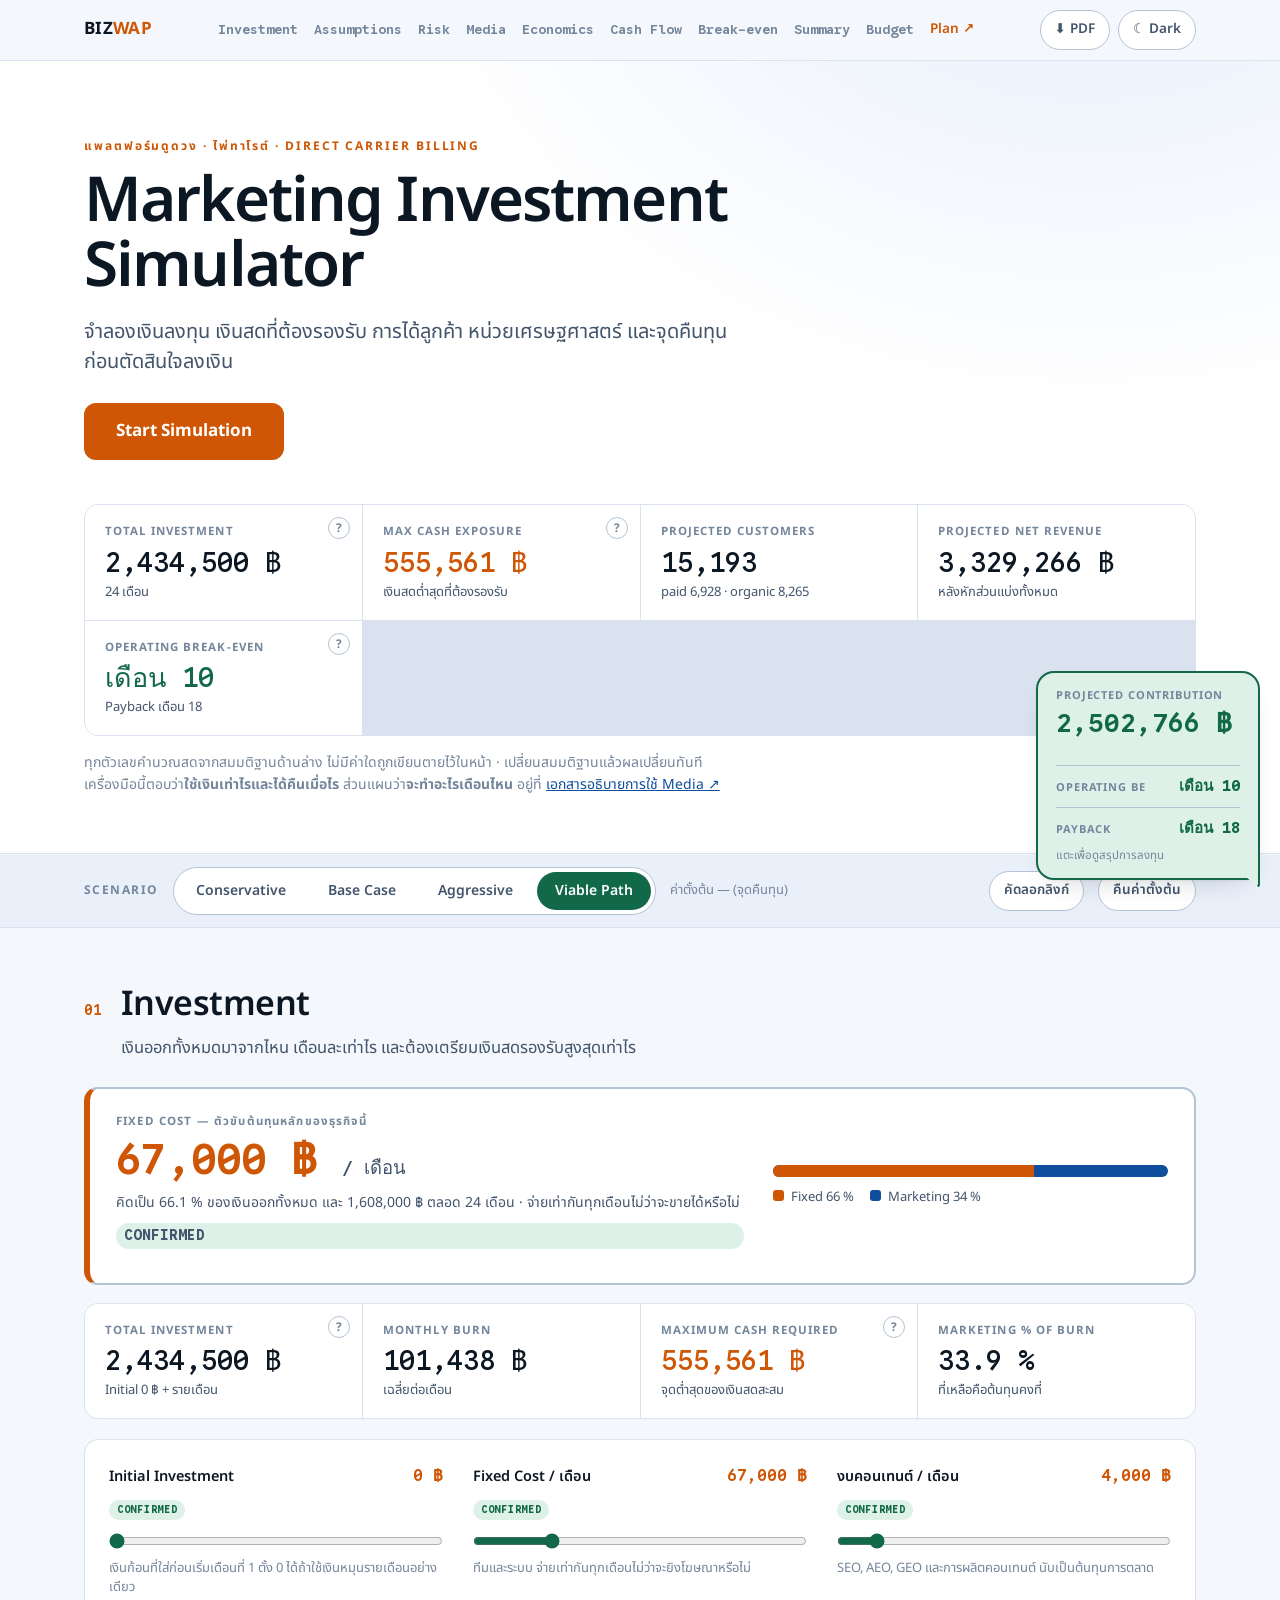
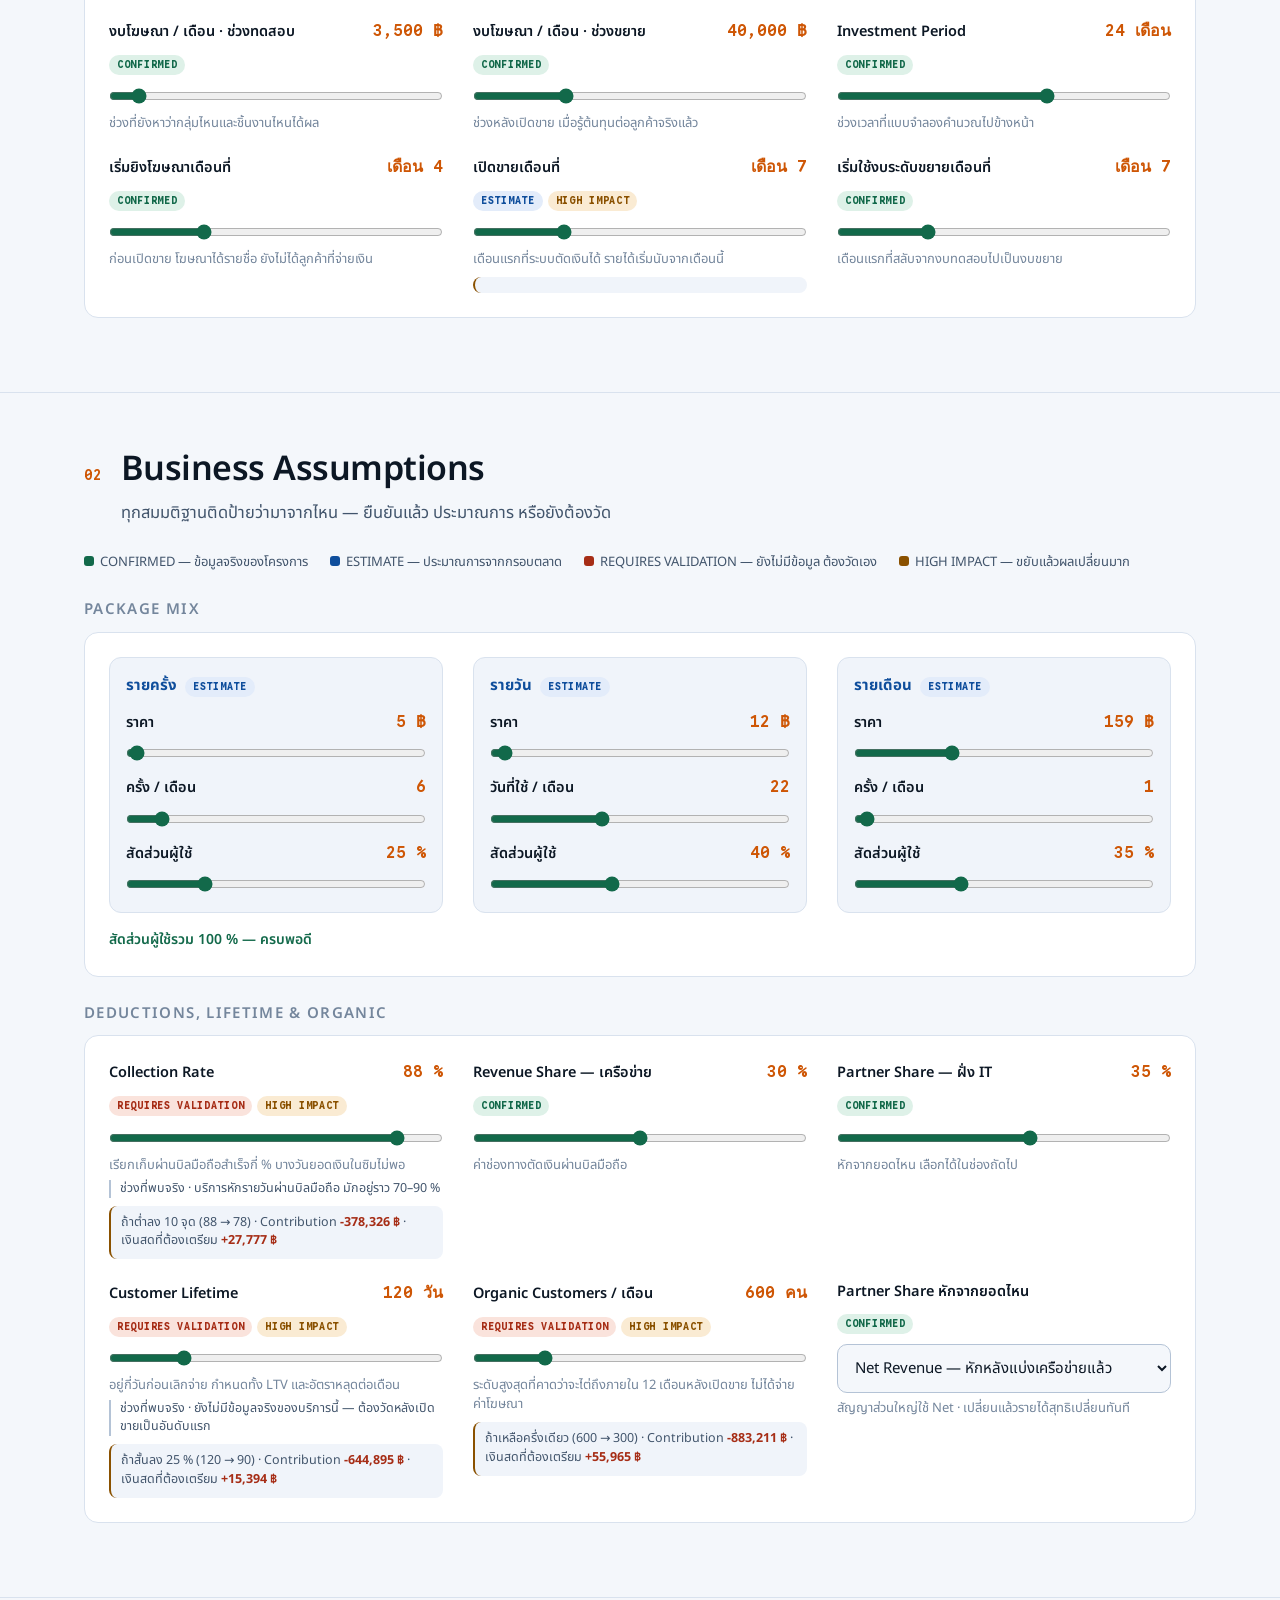
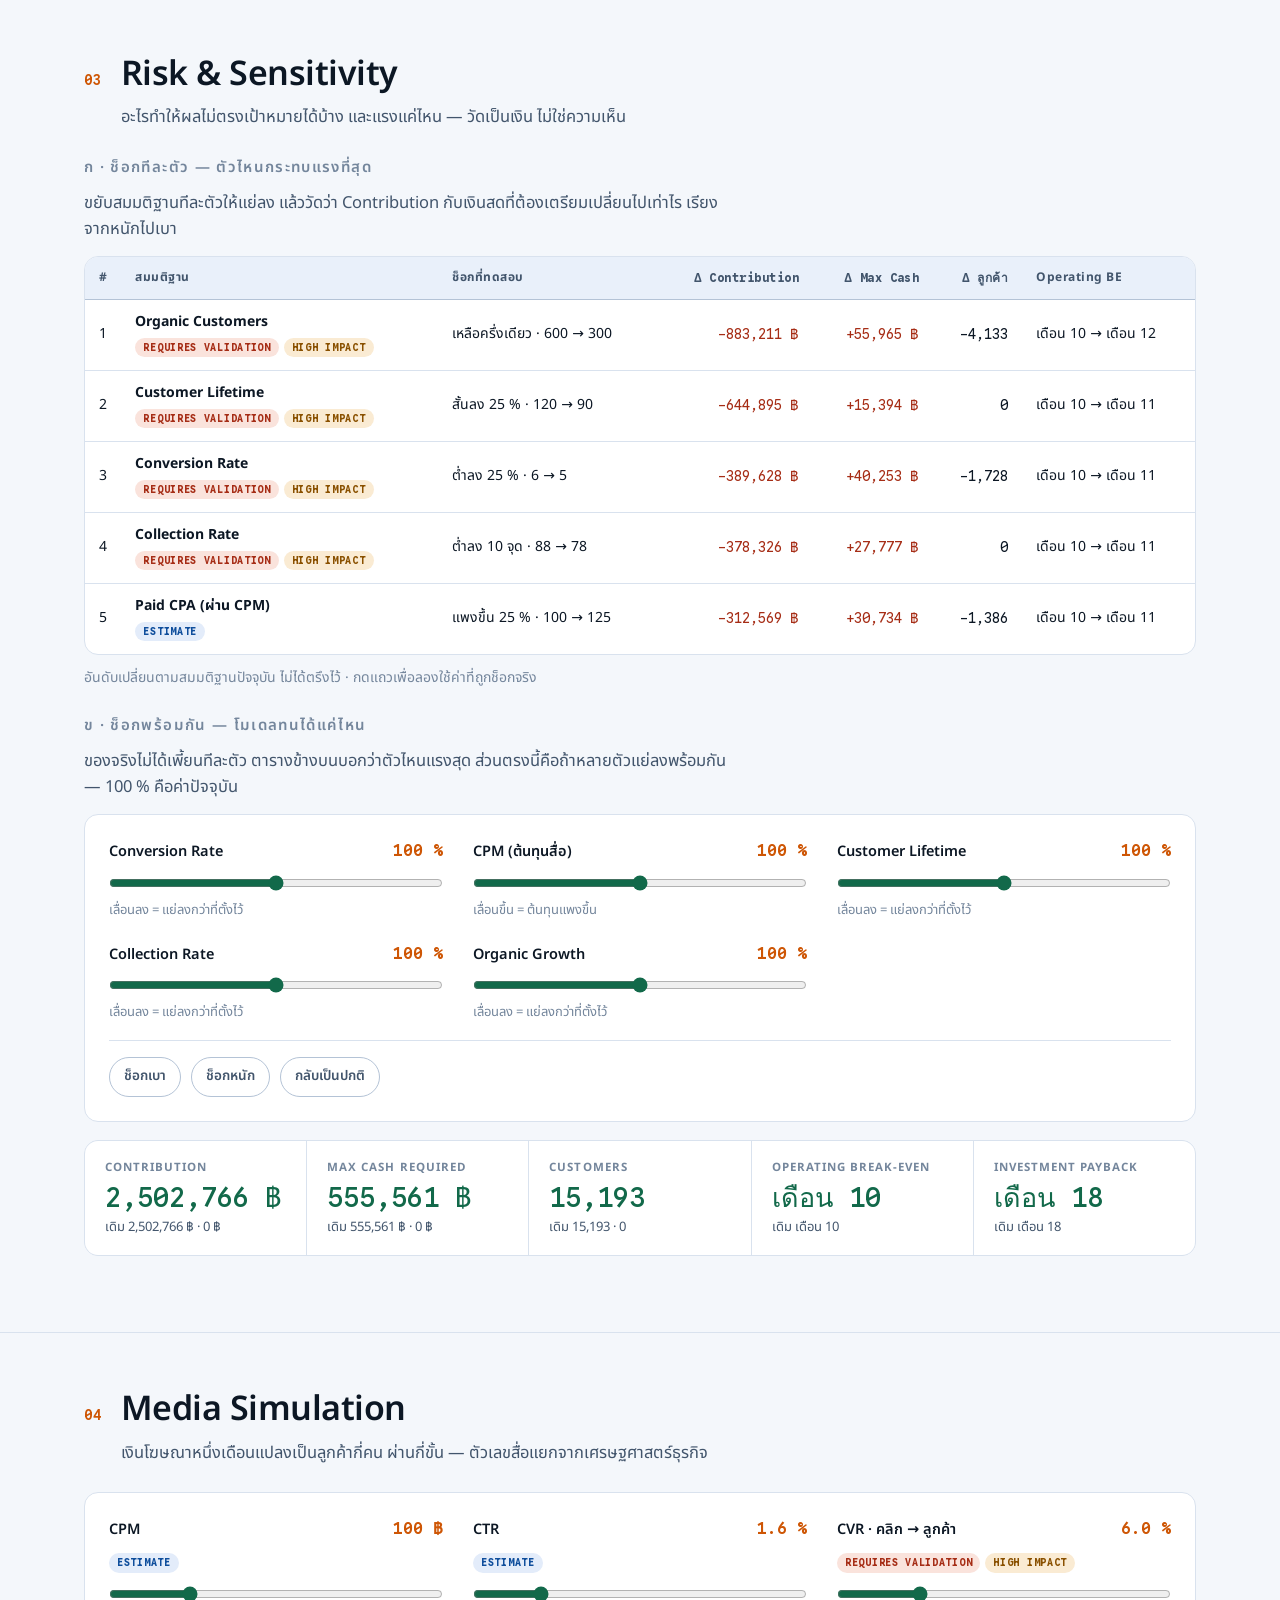
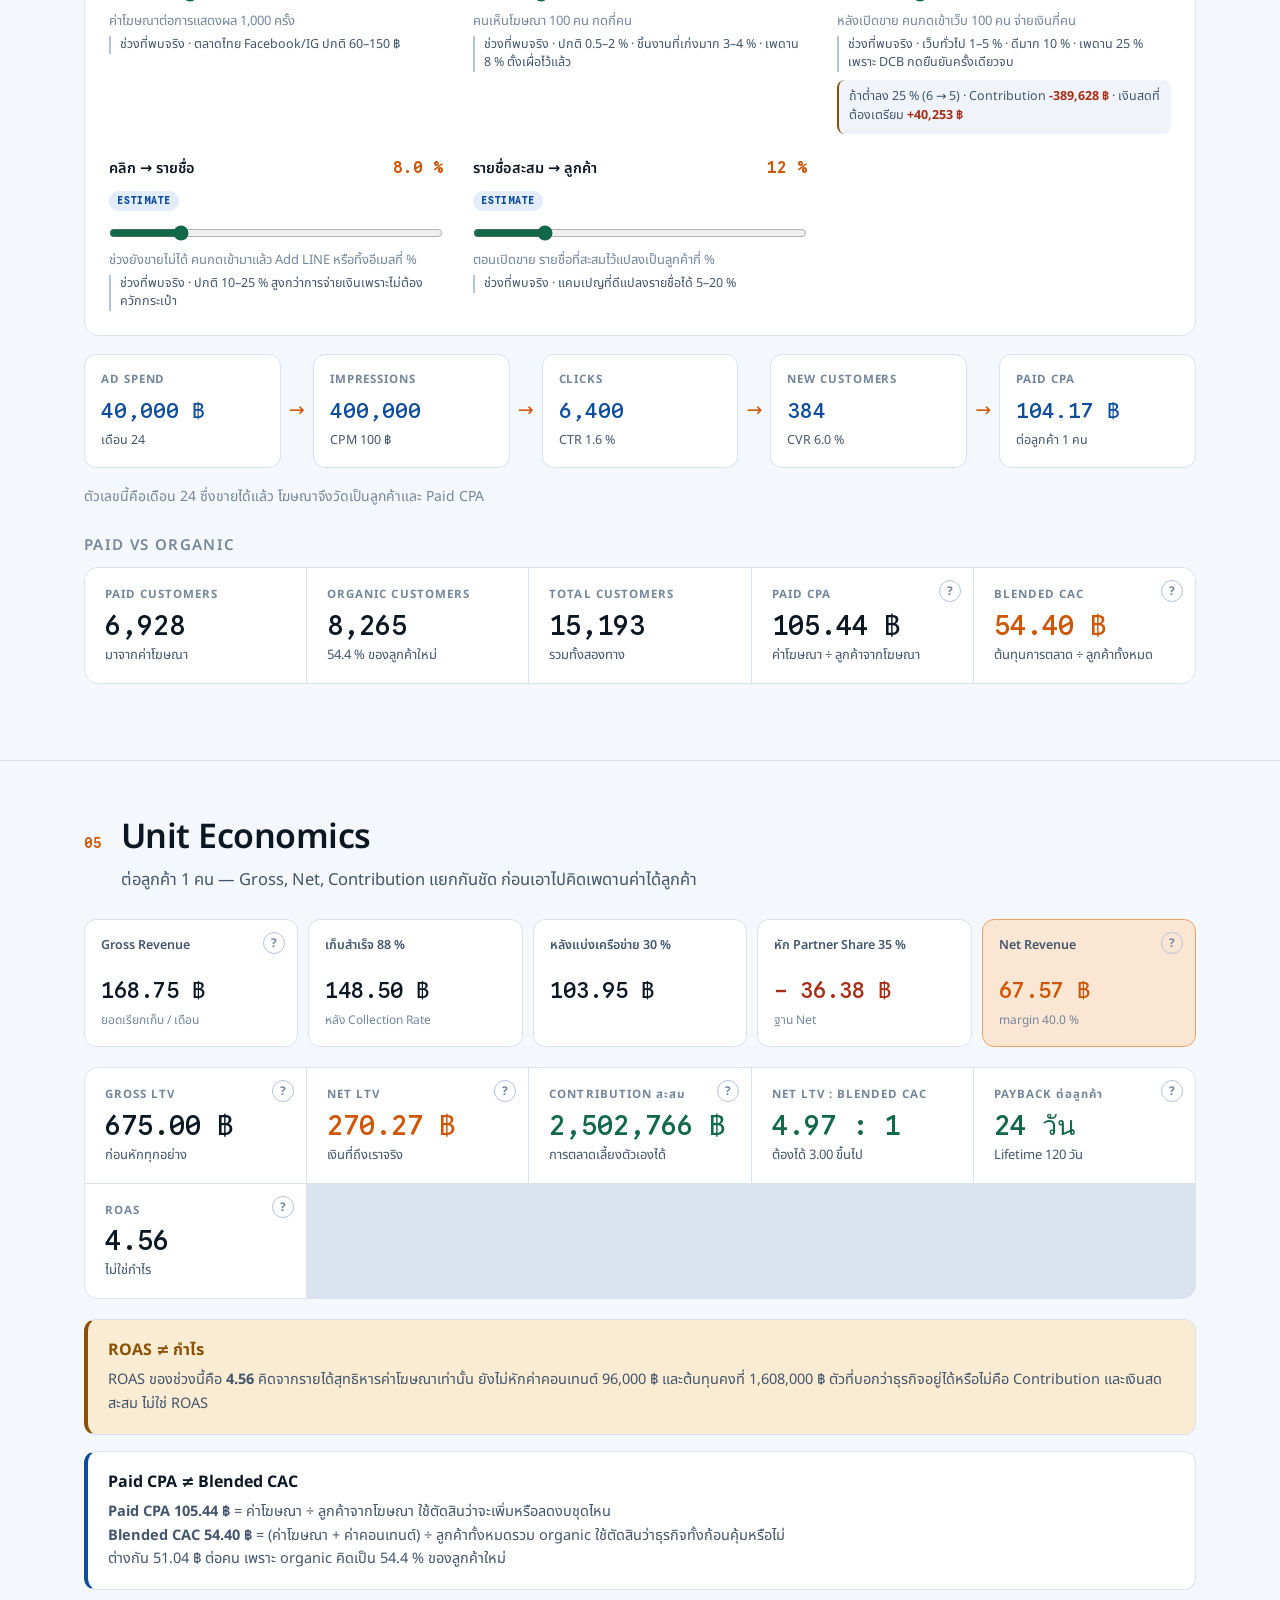
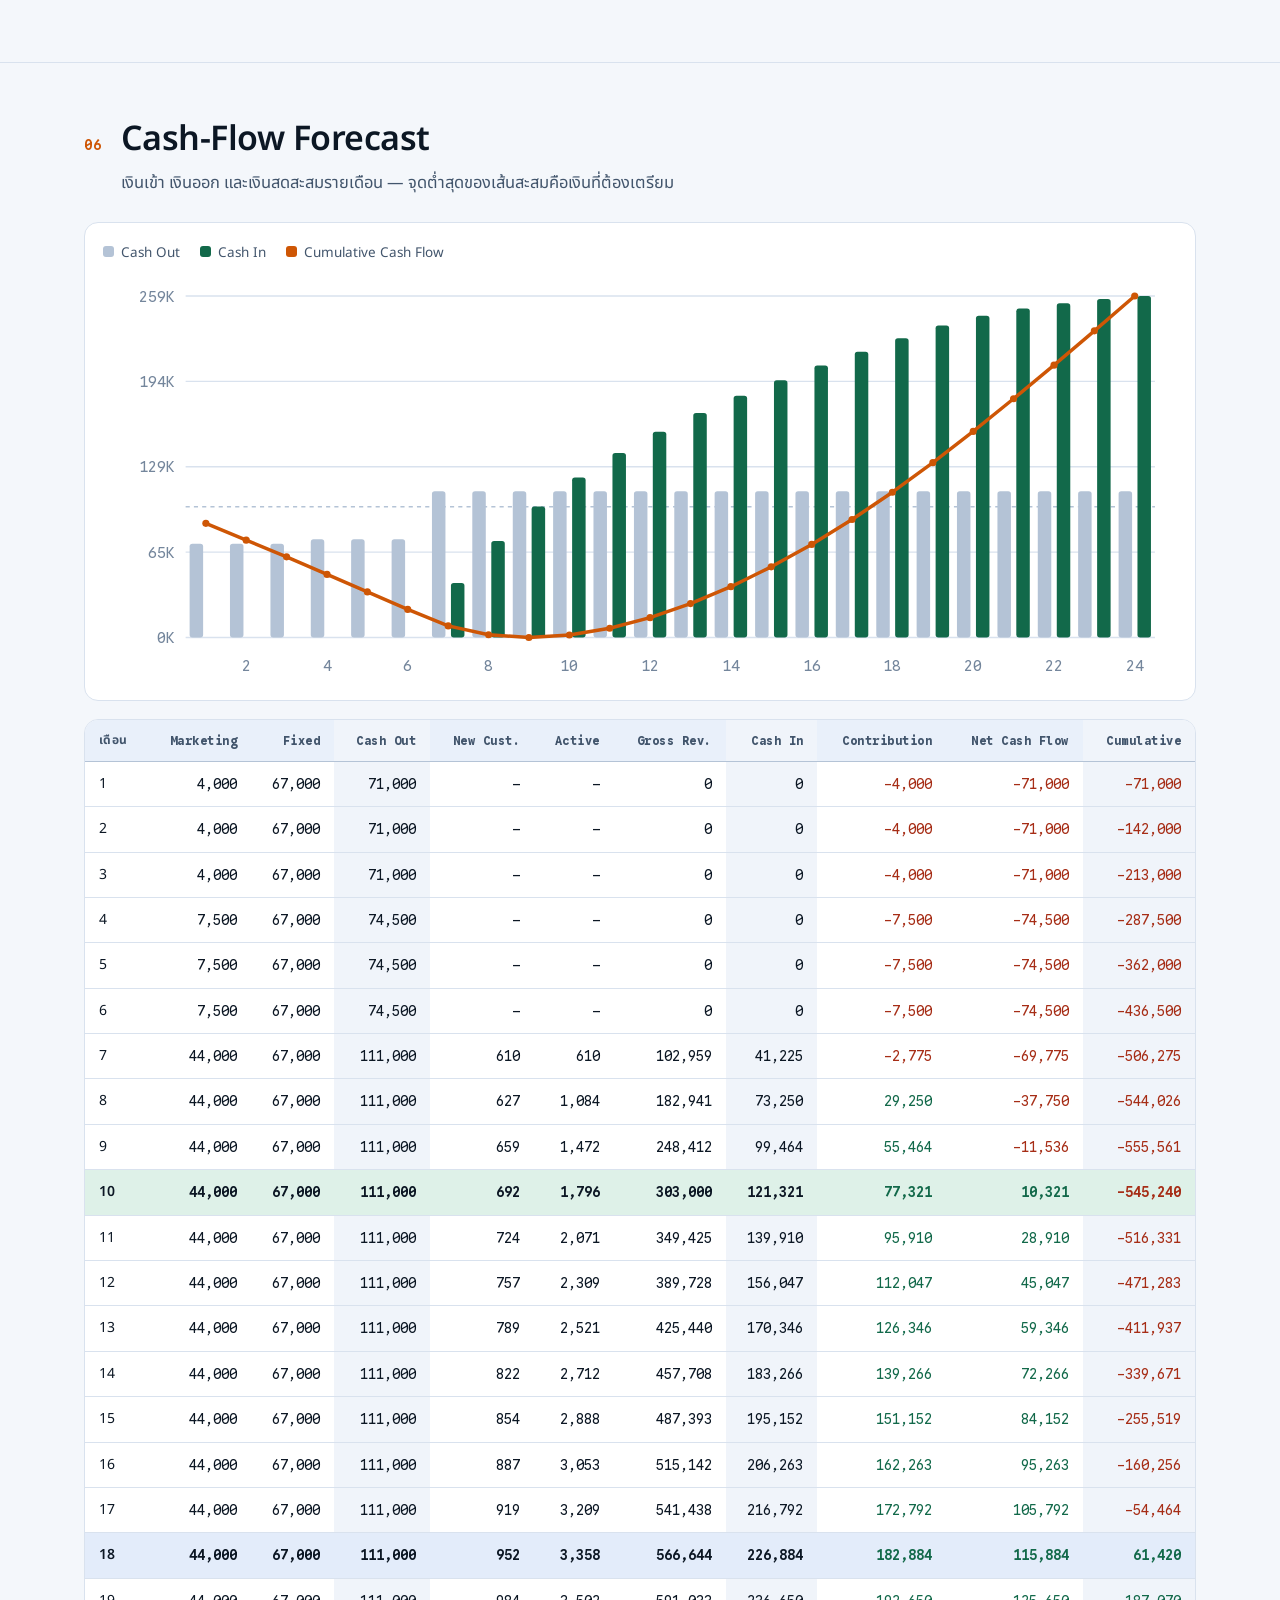
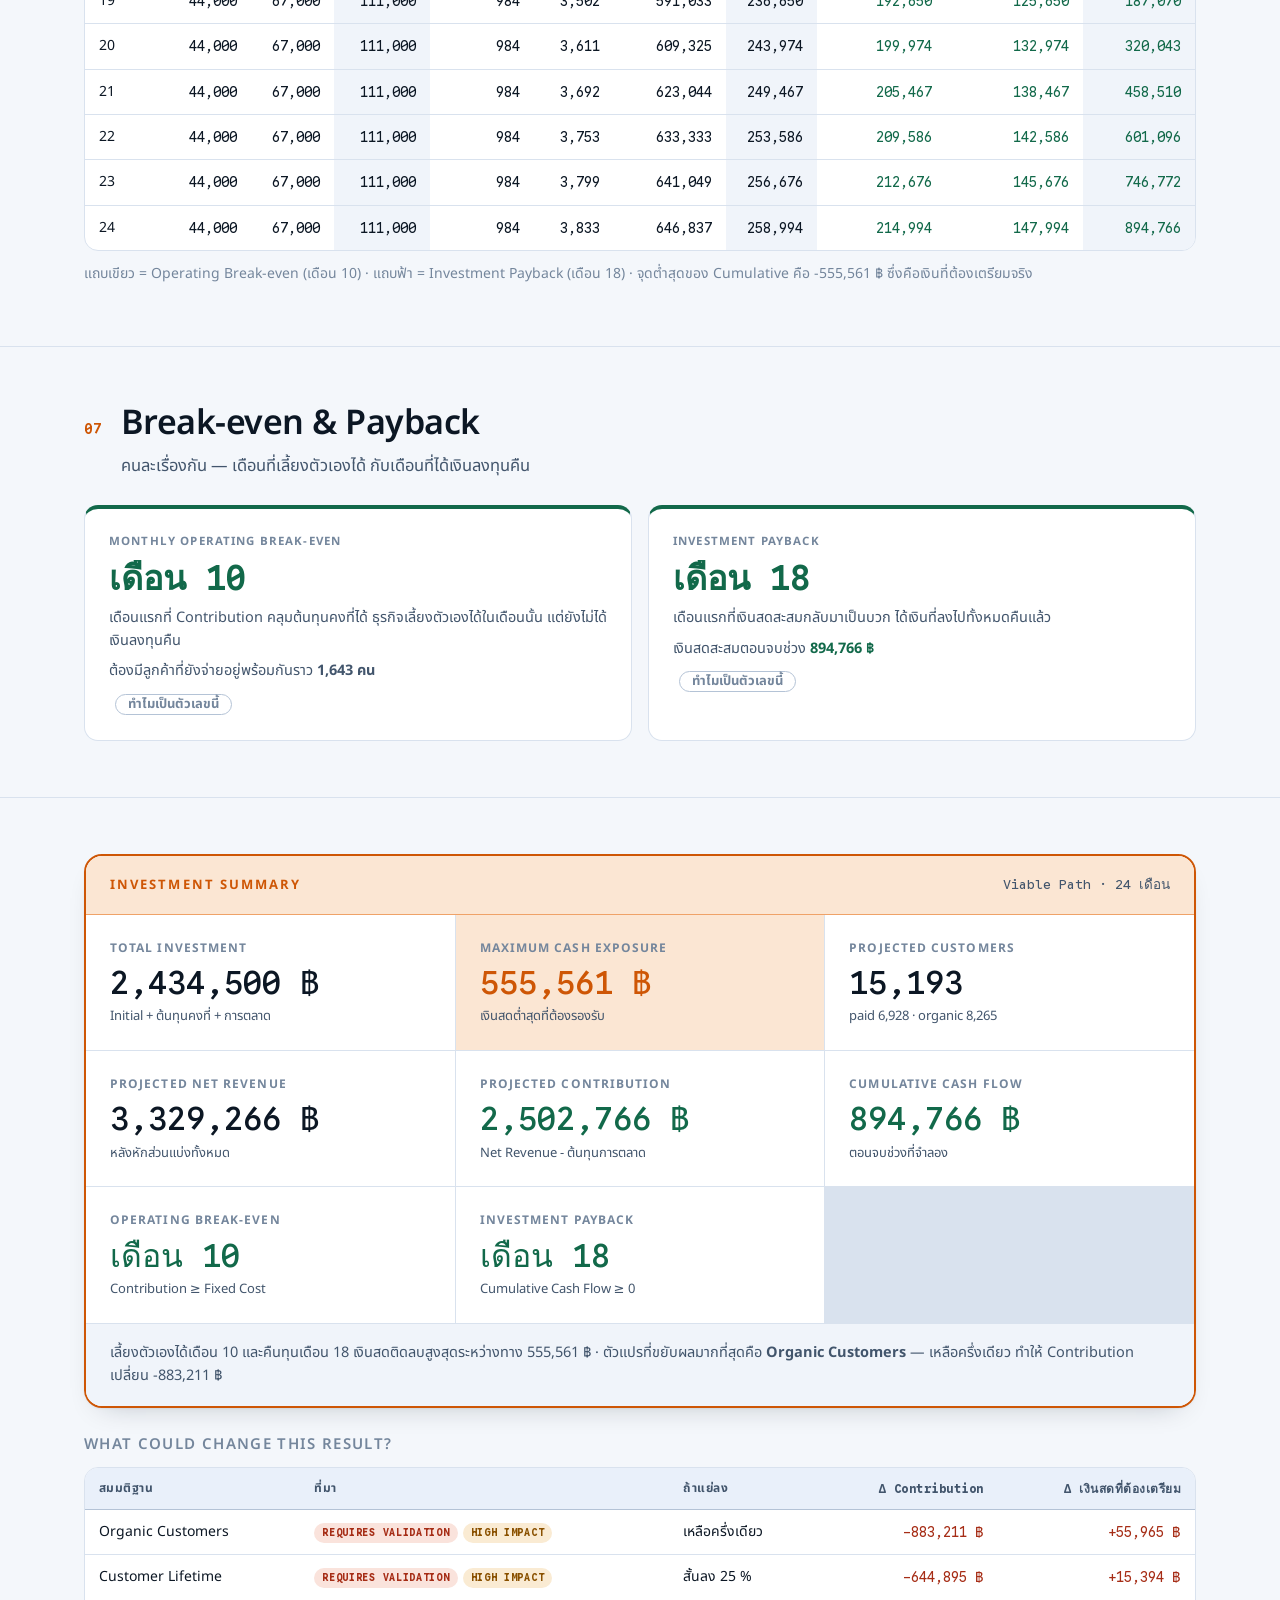
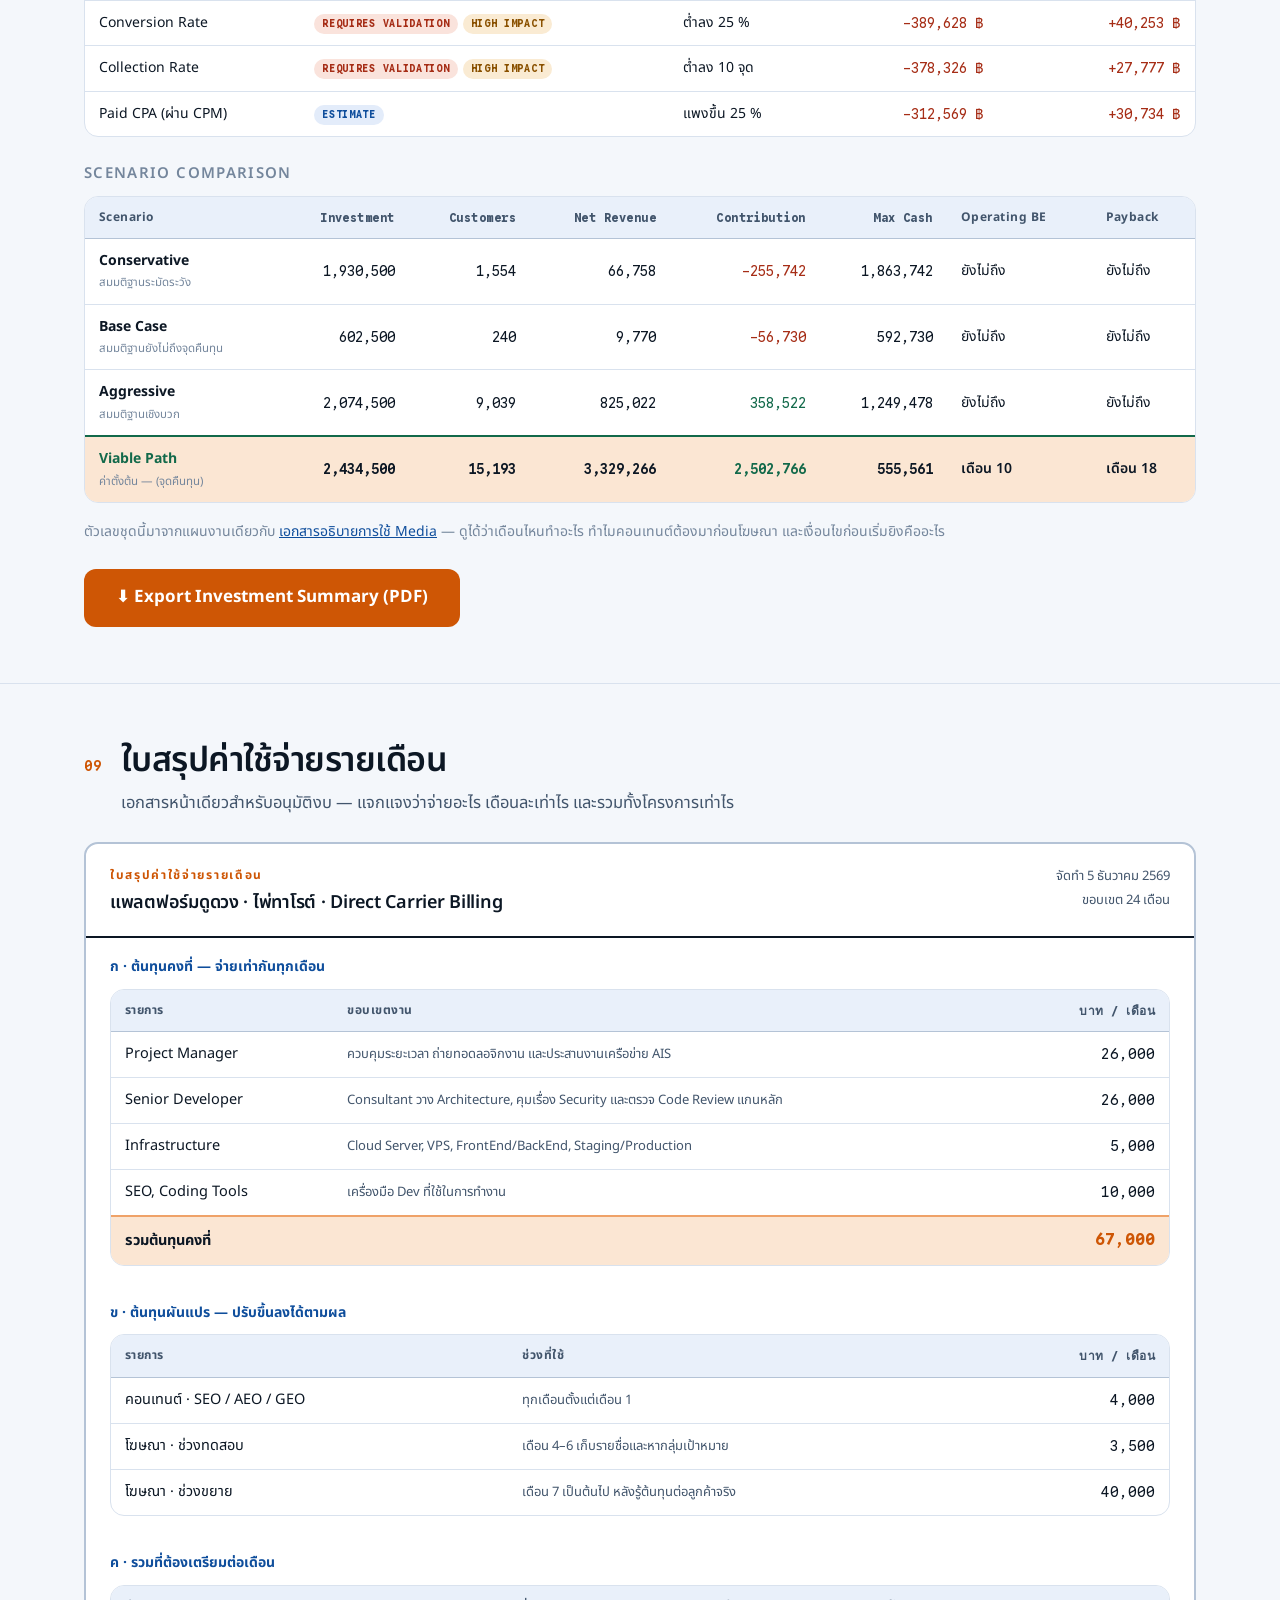
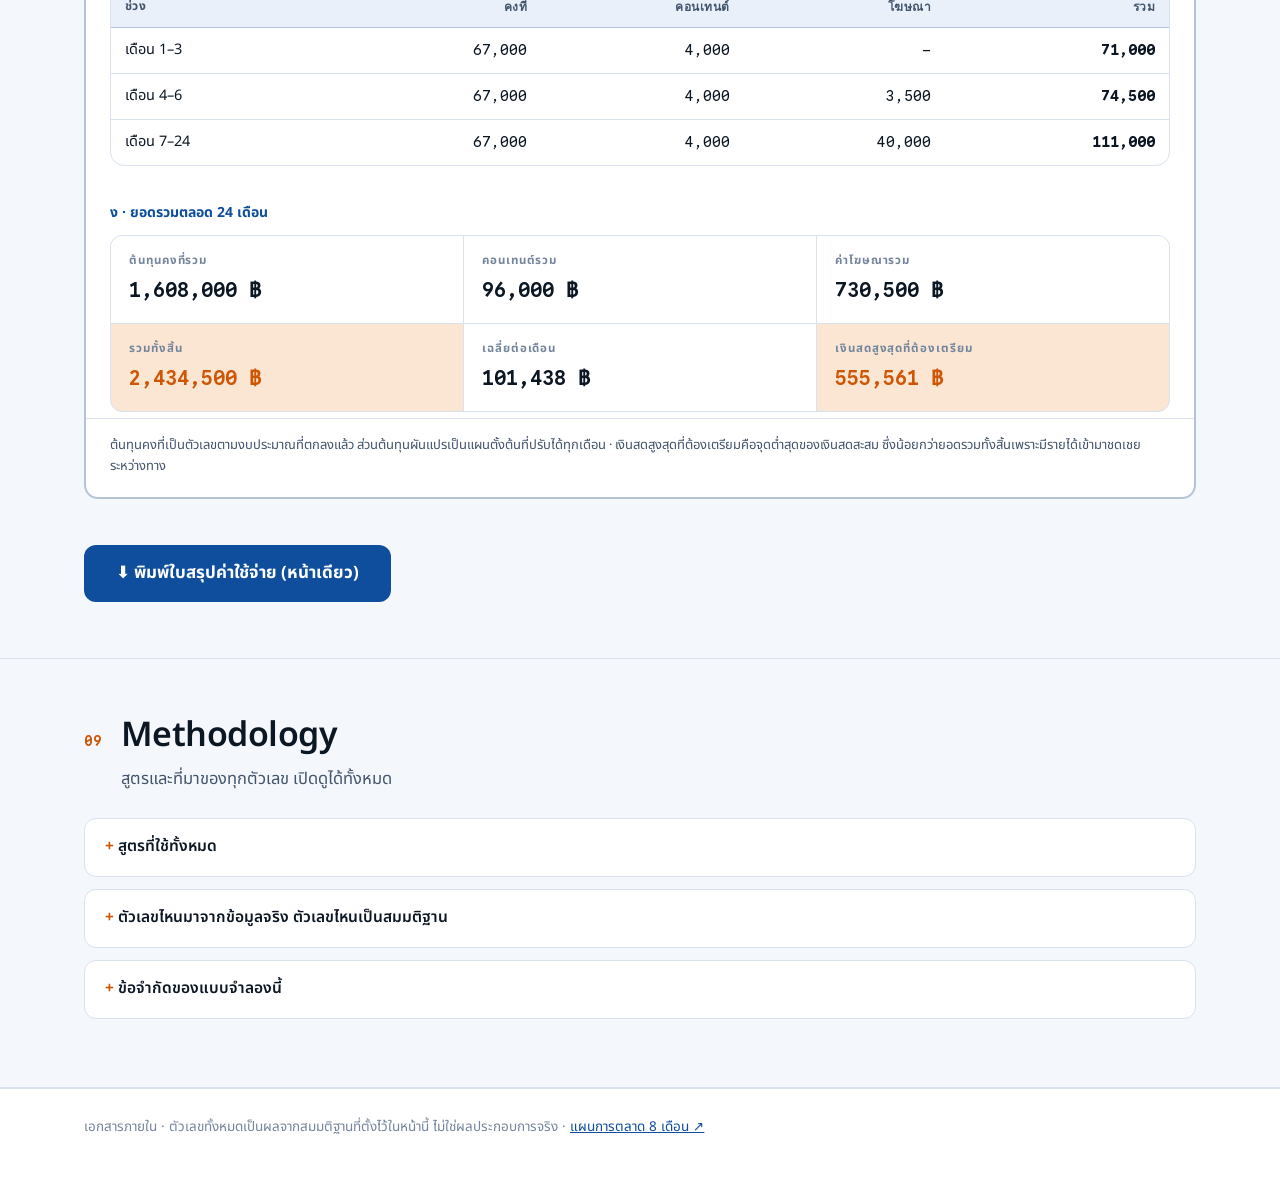
<file: sim-single.html>
<!-- single-file build · สร้างจาก sim/ ด้วย sim/build-single.py
     แก้ที่ sim/ แล้วสร้างใหม่ อย่าแก้ไฟล์นี้ตรง ๆ -->
<!DOCTYPE html>
<html lang="th">
<head>
<meta charset="utf-8">
<meta name="viewport" content="width=device-width, initial-scale=1, viewport-fit=cover">
<title>Marketing Investment Simulator</title>
<link rel="preconnect" href="https://fonts.googleapis.com">
<link rel="preconnect" href="https://fonts.gstatic.com" crossorigin>
<link rel="stylesheet" href="https://fonts.googleapis.com/css2?family=Noto+Sans+Thai:wght@400;500;600;700&family=Google+Sans+Code:wght@400;500;600&display=swap">
<style>
/* ============================================================
   Marketing Investment Simulator — presentation
   ============================================================ */

/* ---------- tokens : light ---------- */
:root{
  --bg:#F4F7FB; --panel:#FFFFFF; --panel2:#E9F0FA; --panel3:#F0F4FA;
  --ink:#0C1724; --ink-soft:#42556C; --ink-faint:#74869C;
  --line:#D9E2EE; --line2:#B4C3D6;
  --blue:#0F4E9C; --blue-soft:#E3ECFA;
  --orange:#CE5605; --orange-soft:#FBE6D3; --orange-line:#EFA268;
  --green:#12694A; --green-soft:#DEF1E8;
  --red:#A62D16; --red-soft:#FAE3DC;
  --amber:#8A5100; --amber-soft:#FAEBD3;
  --shadow:0 1px 2px rgba(12,23,36,.05), 0 12px 28px -18px rgba(12,23,36,.3);
  --radius:14px;
}
@media (prefers-color-scheme: dark){
  :root:not([data-theme="light"]){
    --bg:#080E1A; --panel:#101B2B; --panel2:#152438; --panel3:#132032;
    --ink:#E8EFF9; --ink-soft:#9BAEC6; --ink-faint:#70839C;
    --line:#223046; --line2:#33445F;
    --blue:#79ADFF; --blue-soft:#122340;
    --orange:#FF9247; --orange-soft:#38220F; --orange-line:#8B4E1F;
    --green:#4FCB96; --green-soft:#0F3025;
    --red:#F58D78; --red-soft:#351B15;
    --amber:#E9AD55; --amber-soft:#332611;
    --shadow:0 1px 2px rgba(0,0,0,.45), 0 14px 32px -20px rgba(0,0,0,.8);
  }
}
:root[data-theme="dark"]{
  --bg:#080E1A; --panel:#101B2B; --panel2:#152438; --panel3:#132032;
  --ink:#E8EFF9; --ink-soft:#9BAEC6; --ink-faint:#70839C;
  --line:#223046; --line2:#33445F;
  --blue:#79ADFF; --blue-soft:#122340;
  --orange:#FF9247; --orange-soft:#38220F; --orange-line:#8B4E1F;
  --green:#4FCB96; --green-soft:#0F3025;
  --red:#F58D78; --red-soft:#351B15;
  --amber:#E9AD55; --amber-soft:#332611;
  --shadow:0 1px 2px rgba(0,0,0,.45), 0 14px 32px -20px rgba(0,0,0,.8);
}

*{box-sizing:border-box}
html{scroll-behavior:smooth}
body{overflow-x:clip}
body{
  margin:0; background:var(--bg); color:var(--ink);
  font-family:"Google Sans","Google Sans Text","Noto Sans Thai","Noto Sans",system-ui,sans-serif;
  font-size:16px; line-height:1.6; -webkit-font-smoothing:antialiased;
}
h1,h2,h3{margin:0; font-weight:600; line-height:1.25; letter-spacing:-.015em; text-wrap:balance}
p{margin:0 0 1em}
a{color:var(--blue)}
.wrap{max-width:1160px; margin:0 auto; padding:0 24px}
.num, .mono{font-family:"Google Sans Code",monospace; font-variant-numeric:tabular-nums}

/* ---------- top bar ---------- */
.topbar{
  position:sticky; top:env(safe-area-inset-top,0px); z-index:30;
  background:color-mix(in srgb, var(--bg) 90%, transparent);
  backdrop-filter:blur(16px); border-bottom:1px solid var(--line);
}
.bar{height:60px; display:flex; align-items:center; gap:18px}
.brand{font-weight:700; font-size:17px; letter-spacing:.02em; white-space:nowrap}
.brand span{color:var(--orange)}
.steps-nav{display:flex; gap:16px; margin-left:auto; overflow-x:auto; scrollbar-width:none}
.steps-nav::-webkit-scrollbar{display:none}
.steps-nav a{
  color:var(--ink-faint); text-decoration:none; font-size:13.5px; font-weight:600;
  white-space:nowrap; font-family:"Google Sans Code",monospace;
}
.steps-nav a:hover{color:var(--orange)}
.steps-nav a.nav-plan{color:var(--orange); font-family:inherit}
.bar-actions{display:flex; gap:8px; margin-left:auto}
.ghost-btn{
  border:1px solid var(--line2); background:var(--panel); color:var(--ink-soft);
  border-radius:999px; padding:8px 14px; font:inherit; font-size:13.5px; font-weight:600;
  cursor:pointer; white-space:nowrap;
}
.ghost-btn:hover{color:var(--ink); border-color:var(--orange-line)}
.ghost-btn:focus-visible,.steps-nav a:focus-visible{outline:2px solid var(--blue); outline-offset:2px}

/* ---------- hero ---------- */
.hero{padding:76px 0 56px; border-bottom:1px solid var(--line); background:
  radial-gradient(90% 120% at 85% -30%, var(--blue-soft) 0%, transparent 62%), var(--panel)}
.eyebrow{
  font-size:12px; letter-spacing:.16em; text-transform:uppercase;
  color:var(--orange); font-weight:700; margin:0 0 14px;
}
.hero h1{font-size:clamp(36px,6.4vw,62px); line-height:1.04; letter-spacing:-.03em}
.hero-sub{font-size:clamp(17px,2.2vw,20px); color:var(--ink-soft); max-width:62ch; margin:18px 0 0; line-height:1.5}
.cta{
  display:inline-block; margin-top:26px; background:var(--orange); color:#fff;
  border:none; border-radius:12px; padding:15px 32px; font:inherit; font-size:17px;
  font-weight:700; text-decoration:none; cursor:pointer;
}
:root[data-theme="dark"] .cta{color:#1B1005}
@media (prefers-color-scheme: dark){:root:not([data-theme="light"]) .cta{color:#1B1005}}
.cta:hover{filter:brightness(1.07)}
.cta:focus-visible{outline:3px solid var(--blue); outline-offset:3px}
.hero-kpis{
  display:grid; grid-template-columns:repeat(4,1fr); gap:1px; margin-top:44px;
  background:var(--line); border:1px solid var(--line); border-radius:var(--radius); overflow:hidden;
}
.hero-note{margin:16px 0 0; font-size:14px; color:var(--ink-faint)}

/* ---------- KPI tile ---------- */
.kpi{position:relative; background:var(--panel); padding:18px 20px}
.kpi small{
  display:block; font-size:11.5px; letter-spacing:.09em; text-transform:uppercase;
  color:var(--ink-faint); font-weight:700;
}
.kpi strong{
  display:block; font-family:"Google Sans Code",monospace; font-variant-numeric:tabular-nums;
  font-size:27px; font-weight:500; margin-top:6px; line-height:1.15; color:var(--ink);
}
.kpi span{display:block; font-size:13px; color:var(--ink-soft); margin-top:4px; line-height:1.45}
.kpi.hl strong{color:var(--orange)}
.kpi.pos strong{color:var(--green)}
.kpi.neg strong{color:var(--red)}
.why{
  position:absolute; top:12px; right:12px; width:22px; height:22px; border-radius:999px;
  border:1px solid var(--line2); background:transparent; color:var(--ink-faint);
  font:inherit; font-size:12px; font-weight:700; cursor:pointer; line-height:1;
}
.why:hover{color:var(--orange); border-color:var(--orange-line)}
.why:focus-visible{outline:2px solid var(--blue); outline-offset:2px}
.why.inline{position:static; width:auto; height:auto; border-radius:999px; padding:3px 12px; font-size:13px; margin-left:6px}

/* ---------- scenario bar ---------- */
.scenario-bar{
  position:sticky; top:calc(60px + env(safe-area-inset-top,0px)); z-index:25;
  background:var(--panel2); border-bottom:1px solid var(--line);
}
.sb{display:flex; align-items:center; gap:14px; padding-block:12px; flex-wrap:wrap}
.sb-label{font-size:12px; letter-spacing:.12em; text-transform:uppercase; font-weight:700; color:var(--ink-faint)}
.sb-group{display:flex; flex-wrap:wrap; gap:6px; max-width:100%; background:var(--panel); border:1px solid var(--line2); border-radius:999px; padding:4px}
.sc-btn{
  border:none; background:transparent; color:var(--ink-soft); border-radius:999px;
  padding:8px 18px; font:inherit; font-size:14px; font-weight:600; cursor:pointer; white-space:nowrap;
}
.sc-btn:hover{color:var(--ink)}
.sc-btn.is-active{background:var(--orange); color:#fff}
:root[data-theme="dark"] .sc-btn.is-active{color:#1B1005}
@media (prefers-color-scheme: dark){:root:not([data-theme="light"]) .sc-btn.is-active{color:#1B1005}}
.sc-btn:focus-visible{outline:2px solid var(--blue); outline-offset:2px}
.sb-hint{font-size:13px; color:var(--ink-faint)}
.sc-btn.sc-viable{color:var(--green)}
.sc-btn.sc-viable.is-active{background:var(--green); color:#fff}
:root[data-theme="dark"] .sc-btn.sc-viable.is-active{color:#04170F}
@media (prefers-color-scheme: dark){:root:not([data-theme="light"]) .sc-btn.sc-viable.is-active{color:#04170F}}
tr.is-target td{border-top:2px solid var(--green)}
tr.is-target td:first-child b{color:var(--green)}
.sc-note{display:block; font-size:11.5px; color:var(--ink-faint); font-weight:400; margin-top:2px; white-space:normal; max-width:26ch}
.sb-reset{margin-left:auto}
.sb-copy{margin-left:auto}
.sb-copy + .sb-reset{margin-left:0}

/* ---------- step section ---------- */
.step{border-bottom:1px solid var(--line)}
.step > .wrap{padding-block:56px}
.step-head{display:flex; gap:18px; align-items:baseline; margin-bottom:26px; scroll-margin-top:130px}
.step-no{
  font-family:"Google Sans Code",monospace; font-size:14px; font-weight:600;
  color:var(--orange); letter-spacing:.1em; flex:none;
}
.step h2{font-size:clamp(25px,3.6vw,34px)}
.lead{color:var(--ink-soft); font-size:16.5px; margin:8px 0 0; max-width:72ch}
h3.sub{font-size:15px; letter-spacing:.09em; text-transform:uppercase; color:var(--ink-faint); margin:28px 0 12px}

/* ---------- panel + controls ---------- */
.panel{background:var(--panel); border:1px solid var(--line); border-radius:var(--radius); padding:24px; margin-bottom:18px}
.controls{display:grid; grid-template-columns:repeat(auto-fit,minmax(270px,1fr)); gap:22px 30px}
.ctrl{display:flex; flex-direction:column}
.ctrl-top{display:flex; justify-content:space-between; align-items:baseline; gap:10px; margin-bottom:6px}
.ctrl label{font-size:14.5px; font-weight:600}
.ctrl-val{
  font-family:"Google Sans Code",monospace; font-variant-numeric:tabular-nums;
  font-size:16px; font-weight:600; color:var(--orange); white-space:nowrap;
}
.ctrl-help{font-size:13px; color:var(--ink-faint); line-height:1.45; margin-top:6px}
.ctrl-typical{
  font-size:12.5px; color:var(--ink-soft); line-height:1.45; margin-top:5px;
  padding-left:9px; border-left:2px solid var(--line2);
}
.ctrl.compact .ctrl-help,.ctrl.compact .ctrl-typical{display:none}
.impact{
  display:inline-block; margin-left:6px; padding:2px 8px; border-radius:999px;
  background:var(--amber-soft); color:var(--amber); font-size:10px; font-weight:700; letter-spacing:.08em;
}
input[type=range]{width:100%; accent-color:var(--green); height:24px; margin:0; cursor:pointer; background:transparent}
input[type=range]:focus-visible{outline:2px solid var(--blue); outline-offset:4px; border-radius:6px}
select{
  width:100%; padding:11px 13px; font:inherit; font-size:15px;
  background:var(--bg); color:var(--ink); border:1px solid var(--line2); border-radius:10px;
}
select:focus-visible{outline:2px solid var(--blue); outline-offset:1px; border-color:var(--blue)}

.pkg{border:1px solid var(--line); border-radius:12px; padding:16px; background:var(--panel3)}
.pkg-name{font-weight:700; font-size:15px; margin-bottom:12px; color:var(--blue)}
.pkg .ctrl{margin-bottom:10px}
.pkg .ctrl:last-child{margin-bottom:0}
#controls-packages{grid-template-columns:repeat(auto-fit,minmax(240px,1fr))}
.mix-check{margin:16px 0 0; font-size:14px; font-weight:600}
.mix-check.ok{color:var(--green)}
.mix-check.bad{color:var(--red)}

/* ---------- cards ---------- */
.grid-3{display:grid; grid-template-columns:repeat(3,1fr); gap:16px; margin-bottom:20px}
.card{background:var(--panel); border:1px solid var(--line); border-radius:var(--radius); padding:22px}
.card-num{
  font-family:"Google Sans Code",monospace; font-variant-numeric:tabular-nums;
  font-size:26px; font-weight:500; color:var(--ink); line-height:1.15;
}
.card-num.orange{color:var(--orange)}
.card-num.blue{color:var(--blue)}
.card h3{font-size:16px; margin:10px 0 8px}
.card p{margin:0; font-size:14.5px; color:var(--ink-soft); line-height:1.55}

/* ---------- funnel ---------- */
.funnel{display:flex; align-items:stretch; gap:8px; margin-bottom:18px; overflow-x:auto}
.fstep{
  flex:1 1 0; min-width:132px; background:var(--panel); border:1px solid var(--line);
  border-radius:12px; padding:16px;
}
.fstep small{display:block; font-size:11.5px; letter-spacing:.08em; text-transform:uppercase; color:var(--ink-faint); font-weight:700}
.fstep strong{
  display:block; font-family:"Google Sans Code",monospace; font-variant-numeric:tabular-nums;
  font-size:21px; font-weight:500; margin-top:5px; color:var(--blue);
}
.fstep span{display:block; font-size:12.5px; color:var(--ink-soft); margin-top:3px}
.farrow{display:flex; align-items:center; color:var(--orange); font-size:19px; flex:none}
.note-inline{font-size:14px; color:var(--ink-faint); margin:0 0 4px}

/* ---------- metrics grid ---------- */
.metrics{
  display:grid; grid-template-columns:repeat(auto-fit,minmax(190px,1fr)); gap:1px;
  background:var(--line); border:1px solid var(--line); border-radius:var(--radius);
  overflow:hidden; margin-bottom:20px;
}

/* ---------- waterfall ---------- */
.waterfall{display:grid; grid-template-columns:repeat(auto-fit,minmax(190px,1fr)); gap:10px; margin-bottom:20px}
.wf{position:relative; background:var(--panel); border:1px solid var(--line); border-radius:12px; padding:16px}
.wf small{display:block; font-size:12.5px; color:var(--ink-soft); font-weight:600; min-height:2.6em}
.wf strong{
  display:block; font-family:"Google Sans Code",monospace; font-variant-numeric:tabular-nums;
  font-size:22px; font-weight:500; margin-top:4px;
}
.wf span{display:block; font-size:12px; color:var(--ink-faint); margin-top:3px; min-height:1.2em}
.wf-neg strong{color:var(--red)}
.wf-final{border-color:var(--orange-line); background:var(--orange-soft)}
.wf-final strong{color:var(--orange)}

/* ---------- callout ---------- */
.callout{
  background:var(--panel); border:1px solid var(--line); border-left:4px solid var(--blue);
  border-radius:12px; padding:18px 20px; margin-bottom:16px;
}
.callout.warn{border-left-color:var(--amber); background:var(--amber-soft)}
.callout b{display:block; margin-bottom:6px; font-size:16px}
.callout.warn b{color:var(--amber)}
.callout p{margin:0; font-size:14.5px; color:var(--ink-soft); line-height:1.6}

/* ---------- chart ---------- */
.chart-card{background:var(--panel); border:1px solid var(--line); border-radius:var(--radius); padding:20px 18px 12px; margin-bottom:18px}
.chart-legend{display:flex; gap:20px; flex-wrap:wrap; font-size:13.5px; color:var(--ink-soft); margin-bottom:10px}
.sw{display:inline-block; width:11px; height:11px; border-radius:3px; margin-right:7px}
.sw-cost{background:var(--line2)}
.sw-rev{background:var(--green)}
.sw-cum{background:var(--orange)}
#chart svg{display:block; width:100%; height:auto}
#chart .g{stroke:var(--line); stroke-width:1}
#chart .zero{stroke:var(--line2); stroke-width:1; stroke-dasharray:3 3}
#chart .ax{fill:var(--ink-faint); font-family:"Google Sans Code",monospace; font-size:11px}
#chart .b-cost{fill:var(--line2)}
#chart .b-rev{fill:var(--green)}
#chart .cum{fill:none; stroke:var(--orange); stroke-width:2.5; stroke-linejoin:round}
#chart .cum-dot{fill:var(--orange)}

/* ---------- tables ---------- */
.table-wrap{overflow-x:auto; border:1px solid var(--line); border-radius:var(--radius); background:var(--panel); margin-bottom:12px}
table{border-collapse:collapse; width:100%; font-size:14px}
th,td{padding:11px 14px; text-align:left; border-bottom:1px solid var(--line); white-space:nowrap}
thead th{
  background:var(--panel2); font-size:12px; font-weight:700; color:var(--ink-soft);
  letter-spacing:.04em; border-bottom:1px solid var(--line2); position:sticky; top:0;
}
tbody tr:last-child td{border-bottom:none}
td.num,th.num{text-align:right; font-family:"Google Sans Code",monospace; font-variant-numeric:tabular-nums}
td.pos{color:var(--green)}
td.neg{color:var(--red)}
tr.is-be td{background:var(--green-soft); font-weight:600}
table.plain{font-size:14px}
table.plain td.num{text-align:right}
table.plain tr.tot td{border-top:1px solid var(--line2); font-weight:700}

/* ---------- investment summary ---------- */
.investment-summary{
  background:var(--panel); border:2px solid var(--orange); border-radius:18px;
  overflow:hidden; box-shadow:var(--shadow);
}
.is-head{
  display:flex; justify-content:space-between; align-items:baseline; gap:12px; flex-wrap:wrap;
  padding:18px 24px; background:var(--orange-soft); border-bottom:1px solid var(--orange-line);
}
.is-eyebrow{font-size:13px; letter-spacing:.16em; text-transform:uppercase; font-weight:700; color:var(--orange)}
.is-scenario{font-family:"Google Sans Code",monospace; font-size:13.5px; color:var(--ink-soft)}
.is-grid{display:grid; grid-template-columns:repeat(3,1fr); gap:1px; background:var(--line)}
.is-cell{background:var(--panel); padding:24px}
.is-cell small{display:block; font-size:12px; letter-spacing:.09em; text-transform:uppercase; color:var(--ink-faint); font-weight:700}
.is-cell strong{
  display:block; font-family:"Google Sans Code",monospace; font-variant-numeric:tabular-nums;
  font-size:clamp(24px,3.2vw,32px); font-weight:500; margin-top:8px; line-height:1.1;
}
.is-cell span{display:block; font-size:13px; color:var(--ink-soft); margin-top:6px; line-height:1.45}
.is-cell strong.pos{color:var(--green)}
.is-cell strong.neg{color:var(--red)}
.is-be{background:var(--blue-soft)}
.is-be strong{color:var(--blue)}
.is-foot{margin:0; padding:18px 24px; border-top:1px solid var(--line); font-size:14.5px; color:var(--ink-soft); background:var(--panel3)}
.cta-pdf{margin-top:22px}

/* ---------- ใบสรุปค่าใช้จ่าย ---------- */
.bsheet{background:var(--panel); border:2px solid var(--line2); border-radius:var(--radius); overflow:hidden}
.bs-head{
  display:flex; justify-content:space-between; align-items:flex-start; gap:16px; flex-wrap:wrap;
  padding:22px 24px; border-bottom:2px solid var(--ink);
}
.bs-eyebrow{font-size:12px; letter-spacing:.14em; text-transform:uppercase; font-weight:700; color:var(--orange)}
.bs-head h3{margin:6px 0 0; font-size:18px}
.bs-meta{display:flex; flex-direction:column; gap:3px; font-size:13px; color:var(--ink-soft); text-align:right}
.bs-sec{padding:18px 24px 6px}
.bs-sec-title{font-size:14px; font-weight:700; color:var(--blue); margin-bottom:10px}
.bs-table{font-size:14.5px}
.bs-table th,.bs-table td{white-space:normal}
.bs-table td.num,.bs-table th.num{white-space:nowrap}
.bs-scope{color:var(--ink-soft); font-size:13px}
.bs-table tr.bs-sum td{background:var(--orange-soft); font-weight:700; border-top:2px solid var(--orange-line)}
.bs-table tr.bs-sum td.num{color:var(--orange); font-size:16px}
.bs-table td.bs-total{font-weight:700}
.bs-grid{display:grid; grid-template-columns:repeat(3,1fr); gap:1px; background:var(--line); border:1px solid var(--line); border-radius:12px; overflow:hidden}
.bs-cell{background:var(--panel); padding:16px 18px}
.bs-cell small{display:block; font-size:11.5px; letter-spacing:.08em; text-transform:uppercase; color:var(--ink-faint); font-weight:700}
.bs-cell strong{display:block; font-family:"Google Sans Code",monospace; font-variant-numeric:tabular-nums; font-size:20px; font-weight:600; margin-top:5px}
.bs-cell.bs-hl{background:var(--orange-soft)}
.bs-cell.bs-hl strong{color:var(--orange)}
.bs-foot{margin:0; padding:16px 24px 20px; font-size:13px; color:var(--ink-soft); line-height:1.6; border-top:1px solid var(--line)}
.cta-row{display:flex; gap:12px; flex-wrap:wrap; margin-top:20px}
.budget-print{background:var(--blue)}
:root[data-theme="dark"] .budget-print{color:#06182E}
@media (prefers-color-scheme: dark){:root:not([data-theme="light"]) .budget-print{color:#06182E}}

/* ---------- methodology ---------- */
.methodology details{
  background:var(--panel); border:1px solid var(--line); border-radius:12px;
  padding:0; margin-bottom:12px; overflow:hidden;
}
.methodology summary{
  padding:16px 20px; cursor:pointer; font-weight:600; font-size:15.5px; list-style:none;
}
.methodology summary::-webkit-details-marker{display:none}
.methodology summary::before{content:"+ "; color:var(--orange); font-weight:700}
.methodology details[open] summary::before{content:"− "}
.det-body{padding:0 20px 20px; font-size:14.5px; color:var(--ink-soft)}
.det-body ul{margin:0; padding-left:20px}
.det-body li{margin-bottom:6px}
pre{
  font-family:"Google Sans Code",monospace; font-size:13px; line-height:1.85;
  background:var(--panel3); border:1px solid var(--line); border-radius:10px;
  padding:16px; overflow-x:auto; color:var(--ink); margin:0 0 12px;
}
.muted{color:var(--ink-faint); font-size:13.5px}
.pill{display:inline-block; padding:3px 10px; border-radius:999px; font-size:12.5px; font-weight:700}
.pill.good{background:var(--green-soft); color:var(--green)}
.pill.warn{background:var(--amber-soft); color:var(--amber)}
.pill.bad{background:var(--red-soft); color:var(--red)}

footer{background:var(--panel); border-top:1px solid var(--line)}
footer .wrap{padding-block:28px 40px; font-size:13.5px; color:var(--ink-faint)}

/* ---------- confidence badges ---------- */
.badge{
  display:inline-block; padding:2px 8px; border-radius:999px; margin-right:5px;
  font-size:10px; font-weight:700; letter-spacing:.07em; white-space:nowrap;
  font-family:"Google Sans Code",monospace;
}
.b-confirmed{background:var(--green-soft); color:var(--green)}
.b-estimate{background:var(--blue-soft); color:var(--blue)}
.b-validate{background:var(--red-soft); color:var(--red)}
.b-impact{background:var(--amber-soft); color:var(--amber)}
.ctrl-badges{margin-bottom:8px; min-height:18px}
.ctrl-badges:empty{display:none; min-height:0}
.ctrl-sens{
  display:block; margin-top:8px; padding:8px 10px; border-radius:8px;
  background:var(--panel3); border-left:2px solid var(--amber);
  font-size:12.5px; color:var(--ink-soft); line-height:1.5;
}
.ctrl-sens b.pos{color:var(--green)}
.ctrl-sens b.neg{color:var(--red)}
.conf-legend{
  display:flex; flex-wrap:wrap; gap:8px 22px; margin-bottom:20px;
  font-size:13px; color:var(--ink-soft);
}
.cf{display:inline-block; width:10px; height:10px; border-radius:3px; margin-right:6px}
.cf-confirmed{background:var(--green)}
.cf-estimate{background:var(--blue)}
.cf-validate{background:var(--red)}
.cf-impact{background:var(--amber)}
.conf-line{margin:12px 0 0; font-size:13.5px; color:var(--ink-soft)}
.pkg-name .badge{margin-left:8px}

/* ---------- sticky investor summary ---------- */
.sticky-summary{
  position:sticky; top:calc(60px + env(safe-area-inset-top,0px)); z-index:28;
  background:var(--panel); border-bottom:1px solid var(--line2);
  transform:translateY(-100%); opacity:0; pointer-events:none;
  transition:transform .22s ease, opacity .22s ease; max-height:0; overflow:hidden;
}
.sticky-summary.is-on{transform:none; opacity:1; pointer-events:auto; max-height:120px}
.ss{display:flex; align-items:center; gap:14px; padding-block:10px}
.ss-items{display:flex; gap:22px; overflow-x:auto; scrollbar-width:none; flex:1}
.ss-items::-webkit-scrollbar{display:none}
.ss-item{display:flex; flex-direction:column; white-space:nowrap}
.ss-item small{font-size:10.5px; letter-spacing:.09em; text-transform:uppercase; color:var(--ink-faint); font-weight:700}
.ss-item b{font-family:"Google Sans Code",monospace; font-variant-numeric:tabular-nums; font-size:15.5px; font-weight:600}
.ss-item b.pos{color:var(--green)}
.ss-item b.neg{color:var(--red)}
.ss-jump{flex:none}

/* ---------- fixed cost hero ---------- */
.fixed-hero{
  display:grid; grid-template-columns:1.6fr 1fr; gap:24px; align-items:center;
  background:var(--panel); border:2px solid var(--line2); border-left:6px solid var(--orange);
  border-radius:var(--radius); padding:24px 26px; margin-bottom:18px;
}
.fh-main small{display:block; font-size:11.5px; letter-spacing:.1em; text-transform:uppercase; color:var(--ink-faint); font-weight:700}
.fh-main strong{
  display:block; font-family:"Google Sans Code",monospace; font-variant-numeric:tabular-nums;
  font-size:clamp(30px,4.4vw,42px); font-weight:600; color:var(--orange); line-height:1.1; margin:6px 0 8px;
}
.fh-main strong em{font-style:normal; font-size:.44em; color:var(--ink-soft); font-weight:500}
.fh-main span{display:block; font-size:14px; color:var(--ink-soft); line-height:1.55; margin-bottom:10px}
.fh-bar{height:12px; border-radius:999px; background:var(--blue); overflow:hidden}
.fh-bar i{display:block; height:100%; background:var(--orange)}
.fh-legend{display:flex; gap:16px; margin-top:10px; font-size:13px; color:var(--ink-soft); flex-wrap:wrap}
.sw-fixed{background:var(--orange)}
.sw-mkt{background:var(--blue)}

.grid-4{display:grid; grid-template-columns:repeat(4,1fr); gap:1px; background:var(--line);
  border:1px solid var(--line); border-radius:var(--radius); overflow:hidden; margin-bottom:20px}

/* ---------- break-even pair ---------- */
.be-grid{display:grid; grid-template-columns:repeat(2,1fr); gap:16px}
.be-card{background:var(--panel); border:1px solid var(--line); border-top:4px solid var(--line2); border-radius:var(--radius); padding:24px}
.be-card.ok{border-top-color:var(--green)}
.be-card.miss{border-top-color:var(--amber)}
.be-tag{font-size:11.5px; letter-spacing:.1em; text-transform:uppercase; color:var(--ink-faint); font-weight:700}
.be-card strong{
  display:block; font-family:"Google Sans Code",monospace; font-variant-numeric:tabular-nums;
  font-size:clamp(26px,3.6vw,34px); font-weight:600; margin:8px 0 10px; line-height:1.1;
}
.be-card.ok strong{color:var(--green)}
.be-card.miss strong{color:var(--amber)}
.be-card p{margin:0 0 8px; font-size:14.5px; color:var(--ink-soft); line-height:1.55}
.be-sub b.pos{color:var(--green)}
.be-sub b.neg{color:var(--red)}

/* ---------- stress ---------- */
.stress-actions{display:flex; gap:10px; flex-wrap:wrap; margin-top:18px; padding-top:16px; border-top:1px solid var(--line)}

/* ---------- table extras ---------- */
td.strong-col,th.strong-col{background:var(--panel3)}
tr.is-pb td{background:var(--blue-soft); font-weight:600}
tr.is-current td{background:var(--orange-soft); font-weight:600}
tr[data-shock],tr[data-scenario-row]{cursor:pointer}
tr[data-shock]:hover td,tr[data-scenario-row]:hover td{background:var(--panel2)}
.is-cell.is-hl{background:var(--orange-soft)}
.is-cell.is-hl strong{color:var(--orange)}

/* ---------- floating contribution balloon ---------- */
.fab{
  position:fixed; z-index:40;
  right:max(20px, env(safe-area-inset-right,0px));
  bottom:calc(20px + env(safe-area-inset-bottom,0px));
  display:grid; gap:1px; text-align:left; cursor:pointer;
  padding:14px 18px 13px;
  box-sizing:border-box;
  width:max-content;                       /* พอดีเนื้อหา */
  min-width:min(224px, calc(100vw - 32px));
  max-width:calc(100vw - 32px);            /* แต่ห้ามเกินจอเด็ดขาด */
  border:2px solid var(--line2); border-radius:18px 18px 6px 18px;
  background:var(--panel); color:var(--ink); box-shadow:var(--shadow);
  font:inherit; transition:transform .18s ease, border-color .2s ease, background .2s ease;
}
.fab::after{           /* balloon tail */
  content:""; position:absolute; right:-2px; bottom:-10px;
  width:16px; height:12px; background:inherit;
  border-right:2px solid; border-bottom:2px solid; border-color:inherit;
  border-radius:0 0 4px 0; clip-path:polygon(100% 0, 100% 100%, 0 0);
}
.fab:hover{transform:translateY(-3px)}
.fab:focus-visible{outline:3px solid var(--blue); outline-offset:3px}
.fab-label{
  font-size:11px; letter-spacing:.08em; text-transform:uppercase;
  color:var(--ink-faint); font-weight:700;
  overflow:hidden; text-overflow:ellipsis; white-space:nowrap;
}
.fab-value{
  font-family:"Google Sans Code",monospace; font-variant-numeric:tabular-nums;
  font-size:clamp(19px, 5.2vw, 26px); font-weight:600; line-height:1.15; margin-top:4px;
  min-width:0; overflow-wrap:anywhere;
}
.fab-delta{
  font-family:"Google Sans Code",monospace; font-variant-numeric:tabular-nums;
  font-size:13px; font-weight:600; min-height:1.2em; opacity:0; transition:opacity .2s ease;
  white-space:nowrap; overflow:hidden; text-overflow:ellipsis;
}
.fab-delta.show{opacity:1}
.fab-row{
  display:flex; justify-content:space-between; align-items:baseline; gap:10px;
  margin-top:8px; padding-top:8px; border-top:1px solid var(--line2);
  min-width:0;
}
.fab-row-label{
  font-size:11px; letter-spacing:.08em; text-transform:uppercase;
  color:var(--ink-faint); font-weight:700;
  flex:1 1 auto; min-width:0; overflow:hidden; text-overflow:ellipsis; white-space:nowrap;
}
.fab-row-value{
  font-family:"Google Sans Code",monospace; font-variant-numeric:tabular-nums;
  font-size:15px; font-weight:700; white-space:nowrap; flex:0 0 auto;
}
.fab-row-value.reached{color:var(--green)}
.fab-row-value.missed{color:var(--amber)}
.fab-hint{font-size:11.5px; color:var(--ink-faint); margin-top:6px}

.fab.is-pos{border-color:var(--green); background:var(--green-soft)}
.fab.is-pos .fab-value{color:var(--green)}
.fab.is-neg{border-color:var(--red); background:var(--red-soft)}
.fab.is-neg .fab-value{color:var(--red)}
.fab-delta.up{color:var(--green)}
.fab-delta.down{color:var(--red)}

@keyframes fabPulse{
  0%{transform:scale(1)}
  35%{transform:scale(1.03)}
  100%{transform:scale(1)}
}
.fab.bump{animation:fabPulse .42s ease-out; transform-origin:bottom right}
.fab.is-hidden{opacity:0; pointer-events:none; transform:translateY(14px)}

/* the summary card flashes when the balloon sends you to it */
.investment-summary{transition:box-shadow .25s ease}
.investment-summary.is-focus{box-shadow:0 0 0 5px var(--orange-soft), 0 0 0 7px var(--orange)}
.investment-summary:focus{outline:none}

@media (max-width:900px){
  .fab{
    left:max(16px, env(safe-area-inset-left,0px));
    right:max(16px, env(safe-area-inset-right,0px));
    bottom:calc(14px + env(safe-area-inset-bottom,0px));
    width:auto; min-width:0; max-width:none; padding:12px 16px;
  }
  .fab::after{display:none}
  .fab-value{font-size:23px}
  /* บนมือถือบอลลูนกว้างเกือบเต็มจอ ถ้าย่อ-ขยายจะล้นขอบ ใช้กะพริบพื้นแทน */
  .fab.bump{animation:fabFlash .5s ease-out}
  .fab-row-label{letter-spacing:.06em}
  .fab-hint{display:none}
}

@keyframes fabFlash{
  0%{box-shadow:0 0 0 3px var(--orange)}
  100%{box-shadow:var(--shadow)}
}

/* ตารางความเสี่ยง: ให้คอลัมน์ยืดหยุ่น ไม่ต้องมีแถบเลื่อนแนวนอน */
#risk-table{table-layout:auto}
#risk-table td,#risk-table th{white-space:normal}
#risk-table td:first-child,#risk-table th:first-child{width:36px; text-align:center}
#risk-table td:nth-child(2){min-width:190px; line-height:1.5}
#risk-table td:nth-child(2) b{display:inline-block; margin-bottom:4px}
#risk-table td:nth-child(3){min-width:150px}
#risk-table td.num,#risk-table th.num{white-space:nowrap}
#risk-table .badge{margin-bottom:2px}

/* ---------- modal ---------- */
dialog.modal{
  border:none; padding:0; max-width:640px; width:calc(100% - 32px);
  border-radius:18px; background:var(--panel); color:var(--ink); box-shadow:var(--shadow);
}
dialog.modal::backdrop{background:rgba(4,9,18,.66)}
.modal-head{display:flex; justify-content:space-between; align-items:flex-start; gap:16px; padding:24px 26px 0}
.modal-kicker{font-family:"Google Sans Code",monospace; font-size:12.5px; font-weight:700; color:var(--orange); letter-spacing:.09em; text-transform:uppercase}
.modal-head h3{margin:5px 0 0; font-size:22px}
.modal-close{
  flex:none; width:38px; height:38px; border-radius:999px; cursor:pointer;
  border:1px solid var(--line2); background:var(--bg); color:var(--ink-soft); font:inherit; font-size:18px; line-height:1;
}
.modal-close:hover{color:var(--ink); border-color:var(--orange-line)}
.modal-body{padding:16px 26px 26px; max-height:68vh; overflow-y:auto; font-size:15px}
.modal-body p{color:var(--ink-soft)}
.modal-body strong{color:var(--ink)}

/* ---------- responsive ---------- */
@media (max-width:1000px){
  .hero-kpis{grid-template-columns:repeat(2,1fr)}
  .grid-4{grid-template-columns:repeat(2,1fr)}
  .fixed-hero{grid-template-columns:1fr}
  .be-grid{grid-template-columns:1fr}
  .grid-3,.is-grid{grid-template-columns:repeat(2,1fr)}

  /* จอแคบ: เมนูลงมาเป็นแถวที่สอง เลื่อนแนวนอนได้ แทนที่จะซ่อนทิ้ง */
  .bar{height:auto; padding-block:10px; flex-wrap:wrap; row-gap:8px}
  .bar-actions{margin-left:auto}
  .steps-nav{
    order:3; width:100%; gap:18px; padding-bottom:2px;
    margin-inline:-24px; padding-inline:24px;
    -webkit-overflow-scrolling:touch;
  }
  .steps-nav a{font-size:14px}
  /* แถบสองอันนี้ยึดกับความสูง topbar ที่ตายตัว พอ topbar สูงขึ้นเลยเพี้ยน */
  .scenario-bar{position:static}
  .sticky-summary{display:none}
  .step-head{scroll-margin-top:24px}
}
@media (max-width:640px){
  .wrap{padding:0 18px}
  .steps-nav{margin-inline:-18px; padding-inline:18px; gap:16px}
  .hero{padding:48px 0 40px}
  .step > .wrap{padding-block:40px}
  .hero-kpis,.grid-3,.grid-4,.is-grid{grid-template-columns:1fr}
  .fixed-hero{padding:18px}
  .waterfall{grid-template-columns:1fr}
  .panel{padding:18px}
  .cta{width:100%; text-align:center}
  .sb{gap:10px}
  .sb-group{width:100%; border-radius:16px}
  .sc-btn{flex:1 1 calc(50% - 6px); text-align:center; padding:10px 8px; font-size:13.5px}
  .sb-hint{display:none}
  .sb-reset{margin-left:0; width:100%}
  .step-head{scroll-margin-top:20px}
  dialog.modal{width:100%; max-width:none; margin:auto auto 0; border-radius:18px 18px 0 0; max-height:88vh}
}
@media (prefers-reduced-motion:reduce){html{scroll-behavior:auto} *{animation:none!important; transition:none!important}}

/* ============================================================
   PRINT — investment report
   ============================================================ */
@media print{
  :root, :root[data-theme="dark"], :root:not([data-theme="light"]){
    --bg:#fff; --panel:#fff; --panel2:#F2F5FA; --panel3:#F7F9FC;
    --ink:#101820; --ink-soft:#3B4653; --ink-faint:#5B6673;
    --line:#C8D1DC; --line2:#98A4B2;
    --blue:#0D4784; --blue-soft:#E9F0F9;
    --orange:#B44E05; --orange-soft:#FBEBDC; --orange-line:#D9945B;
    --green:#0E5840; --green-soft:#E4F2EC; --red:#8C2712; --red-soft:#FAE8E2;
    --amber:#6F430A; --amber-soft:#FAEFDC; --shadow:none;
  }
  @page{margin:13mm}
  html,body{background:#fff}
  body{font-size:10.5pt; line-height:1.5}
  .topbar,.scenario-bar,.sticky-summary,.no-print,.ghost-btn,.cta,.why,
  .ctrl-help,.ctrl-typical,.stress-actions,.fab,footer,.conf-legend{display:none !important}
  input[type=range],select{display:none !important}
  .ctrl-top{margin:0}
  .panel{padding:10pt; break-inside:avoid}
  .controls{grid-template-columns:repeat(3,1fr); gap:6pt 14pt}
  .ctrl label{font-size:9pt}
  .ctrl-val{font-size:10pt}
  .hero{padding:0 0 10pt; background:none; border-bottom:2pt solid var(--ink)}
  .hero h1{font-size:30pt}
  .hero-sub{font-size:11.5pt; margin-top:8pt}
  .hero-kpis{grid-template-columns:repeat(4,1fr); margin-top:12pt; border-color:var(--line2)}
  .kpi strong{font-size:16pt}
  .step{break-inside:auto; border-bottom:none}
  .step > .wrap{padding-block:12pt}
  .wrap{max-width:none; padding:0}
  .step-head{border-top:1pt solid var(--line2); padding-top:6pt; break-after:avoid}
  .step h2{font-size:16pt}
  .metrics,.waterfall,.funnel,.grid-3,.chart-card,.table-wrap,.investment-summary,.callout{break-inside:avoid}
  .funnel{overflow:visible}
  table{font-size:8.5pt}
  th,td{padding:4pt 6pt}
  thead th{position:static}
  .investment-summary{border-width:1.5pt; break-before:page}
  .is-cell strong{font-size:18pt}
  .methodology{display:none}

  /* ---- ใบสรุปค่าใช้จ่าย ---- */
  .bsheet{border-width:1pt; break-inside:avoid}
  .bs-head{padding:10pt 12pt; border-bottom-width:1.5pt}
  .bs-head h3{font-size:12pt}
  .bs-sec{padding:8pt 12pt 2pt}
  .bs-sec-title{font-size:10pt; margin-bottom:5pt}
  .bs-table{font-size:9pt}
  .bs-scope{font-size:8pt}
  .bs-grid{grid-template-columns:repeat(3,1fr)}
  .bs-cell{padding:7pt 9pt}
  .bs-cell strong{font-size:13pt}
  .bs-foot{padding:8pt 12pt 10pt; font-size:8pt}
  .cta-row,.budget-print{display:none !important}

  /* พิมพ์เฉพาะใบสรุป: ซ่อนทุกอย่างที่ไม่ใช่หน้านี้ */
  body.print-budget > *{display:none !important}
  body.print-budget > #budget{display:block !important}
  body.print-budget #budget{break-before:auto}
  body.print-budget #budget .step-head{border-top:none; padding-top:0}
  body.print-budget .bsheet{break-inside:auto}

  /* ---- องค์ประกอบที่เพิ่มมาทีหลัง ---- */
  .fixed-hero{
    grid-template-columns:1.6fr 1fr; gap:12pt; padding:10pt 12pt;
    border-width:1pt; border-left-width:3pt; break-inside:avoid;
  }
  .fh-main strong{font-size:22pt}
  .fh-main span{font-size:9pt; margin-bottom:6pt}
  .fh-bar{height:8pt}
  .fh-legend{font-size:8.5pt; margin-top:5pt}

  .grid-4{grid-template-columns:repeat(4,1fr); break-inside:avoid}
  .kpi{padding:8pt 10pt}
  .kpi small{font-size:7.5pt}
  .kpi span{font-size:8pt}
  .metric strong,.kpi strong{font-size:14pt}

  /* ป้ายความเชื่อมั่นต้องอยู่ใน PDF — เป็นสาระ ไม่ใช่ของประดับ */
  .badge{
    border:0.5pt solid currentColor; background:none !important;
    font-size:7pt; padding:1pt 4pt; margin-right:3pt;
  }
  .ctrl-badges{margin-bottom:3pt; min-height:0}
  .ctrl-sens{
    display:block !important; margin-top:4pt; padding:4pt 6pt;
    font-size:8pt; border-left-width:1.5pt; background:var(--panel3);
    break-inside:avoid;
  }

  /* ตารางความเสี่ยงและผล stress ต้องติดไปด้วย */
  #risk-table{font-size:8pt}
  #risk-table td:nth-child(2){min-width:0}
  #risk-table td:nth-child(3){min-width:0}
  #stress-result{break-inside:avoid}

  .be-grid{grid-template-columns:repeat(2,1fr); gap:10pt; break-inside:avoid}
  .be-card{padding:10pt; border-top-width:2pt}
  .be-card strong{font-size:20pt; margin:4pt 0 6pt}
  .be-card p{font-size:8.5pt; margin-bottom:4pt}

  .waterfall{grid-template-columns:repeat(5,1fr); gap:6pt}
  .wf{padding:8pt}
  .wf small{min-height:0; font-size:8pt}
  .wf strong{font-size:13pt}
  .funnel{gap:5pt}
  .fstep{padding:8pt; min-width:0}
  .fstep strong{font-size:13pt}
  .farrow{font-size:11pt}

  .callout{padding:8pt 10pt; break-inside:avoid}
  .callout b{font-size:10.5pt}
  .callout p{font-size:9pt}
  .chart-card{padding:8pt; break-inside:avoid}
  .sub{font-size:10pt; margin:10pt 0 5pt}
  .is-foot{font-size:9pt; padding:10pt 12pt}
}

</style>
</head>
<body>

<header class="topbar">
  <div class="wrap bar">
    <div class="brand">BIZ<span>WAP</span></div>
    <nav class="steps-nav" aria-label="ขั้นตอน">
      <a href="#step1">Investment</a>
      <a href="#step2">Assumptions</a>
      <a href="#risks">Risk</a>
      <a href="#step3">Media</a>
      <a href="#step4">Economics</a>
      <a href="#forecast">Cash Flow</a>
      <a href="#breakeven">Break-even</a>
      <a href="#summary">Summary</a>
      <a href="#budget">Budget</a>
      <a href="https://bizwap.pages.dev/" class="nav-plan">Plan ↗</a>
    </nav>
    <div class="bar-actions">
      <button class="ghost-btn js-print" type="button">⬇ PDF</button>
      <button class="ghost-btn" id="theme-toggle" type="button"><span id="theme-icon">☾</span> <span id="theme-label">Dark</span></button>
    </div>
  </div>
</header>

<!-- ================= HERO ================= -->
<section class="hero">
  <div class="wrap">
    <p class="eyebrow">แพลตฟอร์มดูดวง · ไพ่ทาโรต์ · Direct Carrier Billing</p>
    <h1>Marketing Investment<br>Simulator</h1>
    <p class="hero-sub">จำลองเงินลงทุน เงินสดที่ต้องรองรับ การได้ลูกค้า หน่วยเศรษฐศาสตร์ และจุดคืนทุน ก่อนตัดสินใจลงเงิน</p>
    <a class="cta" href="#step1">Start Simulation</a>

    <div class="hero-kpis" id="hero-kpis"></div>
    <p class="hero-note">ทุกตัวเลขคำนวณสดจากสมมติฐานด้านล่าง ไม่มีค่าใดถูกเขียนตายไว้ในหน้า · เปลี่ยนสมมติฐานแล้วผลเปลี่ยนทันที<br>เครื่องมือนี้ตอบว่า<strong>ใช้เงินเท่าไรและได้คืนเมื่อไร</strong> ส่วนแผนว่า<strong>จะทำอะไรเดือนไหน</strong> อยู่ที่ <a href="https://bizwap.pages.dev/">เอกสารอธิบายการใช้ Media ↗</a></p>
  </div>
</section>

<!-- ================= STICKY SUMMARY ================= -->
<div class="sticky-summary" id="sticky-summary">
  <div class="wrap ss">
    <div class="ss-items" id="ss-items"></div>
    <button class="ghost-btn ss-jump" id="ss-jump" type="button">ดูสรุปเต็ม ↓</button>
  </div>
</div>

<!-- ================= SCENARIO ================= -->
<div class="scenario-bar">
  <div class="wrap sb">
    <span class="sb-label">Scenario</span>
    <div class="sb-group" role="group" aria-label="เลือกชุดสมมติฐาน">
      <button class="sc-btn" data-scenario="conservative" type="button">Conservative</button>
      <button class="sc-btn" data-scenario="base" type="button">Base Case</button>
      <button class="sc-btn" data-scenario="aggressive" type="button">Aggressive</button>
      <button class="sc-btn sc-viable is-active" data-scenario="viable" type="button">Viable Path</button>
    </div>
    <span class="sb-hint" id="sb-note"></span>
    <button class="ghost-btn sb-copy" id="copy-link" type="button">คัดลอกลิงก์</button>
    <button class="ghost-btn sb-reset" id="reset-btn" type="button">คืนค่าตั้งต้น</button>
  </div>
</div>

<!-- ================= STEP 01 — INVESTMENT ================= -->
<section class="step" id="step1">
  <div class="wrap">
    <div class="step-head">
      <span class="step-no">01</span>
      <div>
        <h2>Investment</h2>
        <p class="lead">เงินออกทั้งหมดมาจากไหน เดือนละเท่าไร และต้องเตรียมเงินสดรองรับสูงสุดเท่าไร</p>
      </div>
    </div>

    <div class="fixed-hero" id="fixed-hero"></div>
    <div class="grid-4" id="invest-cards"></div>

    <div class="panel">
      <div class="controls" id="controls-investment"></div>
    </div>
  </div>
</section>

<!-- ================= STEP 02 — ASSUMPTIONS ================= -->
<section class="step" id="step2">
  <div class="wrap">
    <div class="step-head">
      <span class="step-no">02</span>
      <div>
        <h2>Business Assumptions</h2>
        <p class="lead">ทุกสมมติฐานติดป้ายว่ามาจากไหน — ยืนยันแล้ว ประมาณการ หรือยังต้องวัด</p>
      </div>
    </div>

    <div class="conf-legend">
      <span><i class="cf cf-confirmed"></i>CONFIRMED — ข้อมูลจริงของโครงการ</span>
      <span><i class="cf cf-estimate"></i>ESTIMATE — ประมาณการจากกรอบตลาด</span>
      <span><i class="cf cf-validate"></i>REQUIRES VALIDATION — ยังไม่มีข้อมูล ต้องวัดเอง</span>
      <span><i class="cf cf-impact"></i>HIGH IMPACT — ขยับแล้วผลเปลี่ยนมาก</span>
    </div>

    <h3 class="sub">Package Mix</h3>
    <div class="panel">
      <div class="controls" id="controls-packages"></div>
      <p class="mix-check" id="mix-check"></p>
    </div>

    <h3 class="sub">Deductions, Lifetime &amp; Organic</h3>
    <div class="panel">
      <div class="controls" id="controls-model"></div>
    </div>
  </div>
</section>

<!-- ================= RISKS ================= -->
<section class="step" id="risks">
  <div class="wrap">
    <div class="step-head">
      <span class="step-no">03</span>
      <div>
        <h2>Risk &amp; Sensitivity</h2>
        <p class="lead">อะไรทำให้ผลไม่ตรงเป้าหมายได้บ้าง และแรงแค่ไหน — วัดเป็นเงิน ไม่ใช่ความเห็น</p>
      </div>
    </div>

    <h3 class="sub">ก · ช็อกทีละตัว — ตัวไหนกระทบแรงที่สุด</h3>
    <p class="lead" style="margin-bottom:14px">ขยับสมมติฐานทีละตัวให้แย่ลง แล้ววัดว่า Contribution กับเงินสดที่ต้องเตรียมเปลี่ยนไปเท่าไร เรียงจากหนักไปเบา</p>
    <div class="table-wrap">
      <table id="risk-table"></table>
    </div>
    <p class="note-inline">อันดับเปลี่ยนตามสมมติฐานปัจจุบัน ไม่ได้ตรึงไว้ · กดแถวเพื่อลองใช้ค่าที่ถูกช็อกจริง</p>

    <h3 class="sub">ข · ช็อกพร้อมกัน — โมเดลทนได้แค่ไหน</h3>
    <p class="lead" style="margin-bottom:14px">ของจริงไม่ได้เพี้ยนทีละตัว ตารางข้างบนบอกว่าตัวไหนแรงสุด ส่วนตรงนี้คือถ้าหลายตัวแย่ลงพร้อมกัน — 100 % คือค่าปัจจุบัน</p>
    <div class="panel">
      <div class="controls" id="controls-stress"></div>
      <div class="stress-actions">
        <button class="ghost-btn" data-stress-preset="mild" type="button">ช็อกเบา</button>
        <button class="ghost-btn" data-stress-preset="severe" type="button">ช็อกหนัก</button>
        <button class="ghost-btn" data-stress-preset="reset" type="button">กลับเป็นปกติ</button>
      </div>
    </div>
    <div class="metrics" id="stress-result"></div>
  </div>
</section>

<!-- ================= STEP 04 — MEDIA ================= -->
<section class="step" id="step3">
  <div class="wrap">
    <div class="step-head">
      <span class="step-no">04</span>
      <div>
        <h2>Media Simulation</h2>
        <p class="lead">เงินโฆษณาหนึ่งเดือนแปลงเป็นลูกค้ากี่คน ผ่านกี่ขั้น — ตัวเลขสื่อแยกจากเศรษฐศาสตร์ธุรกิจ</p>
      </div>
    </div>

    <div class="panel">
      <div class="controls" id="controls-media"></div>
    </div>

    <div class="funnel" id="funnel"></div>
    <p class="note-inline" id="media-note"></p>

    <h3 class="sub">Paid vs Organic</h3>
    <div class="metrics" id="acq-split"></div>
  </div>
</section>

<!-- ================= STEP 05 — UNIT ECONOMICS ================= -->
<section class="step" id="step4">
  <div class="wrap">
    <div class="step-head">
      <span class="step-no">05</span>
      <div>
        <h2>Unit Economics</h2>
        <p class="lead">ต่อลูกค้า 1 คน — Gross, Net, Contribution แยกกันชัด ก่อนเอาไปคิดเพดานค่าได้ลูกค้า</p>
      </div>
    </div>

    <div class="waterfall" id="waterfall"></div>
    <div class="metrics" id="unit-metrics"></div>

    <div class="callout warn">
      <b>ROAS ≠ กำไร</b>
      <p id="roas-note"></p>
    </div>

    <div class="callout">
      <b>Paid CPA ≠ Blended CAC</b>
      <p id="cac-note"></p>
    </div>
  </div>
</section>

<!-- ================= STEP 06 — CASH FLOW ================= -->
<section class="step" id="forecast">
  <div class="wrap">
    <div class="step-head">
      <span class="step-no">06</span>
      <div>
        <h2>Cash-Flow Forecast</h2>
        <p class="lead">เงินเข้า เงินออก และเงินสดสะสมรายเดือน — จุดต่ำสุดของเส้นสะสมคือเงินที่ต้องเตรียม</p>
      </div>
    </div>

    <div class="chart-card">
      <div class="chart-legend">
        <span><i class="sw sw-cost"></i>Cash Out</span>
        <span><i class="sw sw-rev"></i>Cash In</span>
        <span><i class="sw sw-cum"></i>Cumulative Cash Flow</span>
      </div>
      <div id="chart"></div>
    </div>

    <div class="table-wrap">
      <table id="forecast-table"></table>
    </div>
    <p class="note-inline" id="forecast-note"></p>
  </div>
</section>

<!-- ================= BREAK-EVEN ================= -->
<section class="step" id="breakeven">
  <div class="wrap">
    <div class="step-head">
      <span class="step-no">07</span>
      <div>
        <h2>Break-even &amp; Payback</h2>
        <p class="lead">คนละเรื่องกัน — เดือนที่เลี้ยงตัวเองได้ กับเดือนที่ได้เงินลงทุนคืน</p>
      </div>
    </div>
    <div class="be-grid" id="be-grid"></div>
  </div>
</section>

<!-- ================= SUMMARY ================= -->
<section class="step" id="summary">
  <div class="wrap">
    <div class="investment-summary" id="investment-summary" tabindex="-1"></div>

    <h3 class="sub">What Could Change This Result?</h3>
    <div class="table-wrap">
      <table id="change-table"></table>
    </div>

    <h3 class="sub">Scenario Comparison</h3>
    <div class="table-wrap">
      <table id="scenario-table"></table>
    </div>

    <p class="note-inline" style="margin-top:18px">ตัวเลขชุดนี้มาจากแผนงานเดียวกับ <a href="https://bizwap.pages.dev/">เอกสารอธิบายการใช้ Media</a> — ดูได้ว่าเดือนไหนทำอะไร ทำไมคอนเทนต์ต้องมาก่อนโฆษณา และเงื่อนไขก่อนเริ่มยิงคืออะไร</p>
    <button class="cta cta-pdf js-print" type="button">⬇ Export Investment Summary (PDF)</button>
  </div>
</section>

<!-- ================= BUDGET SHEET ================= -->
<section class="step" id="budget">
  <div class="wrap">
    <div class="step-head">
      <span class="step-no">09</span>
      <div>
        <h2>ใบสรุปค่าใช้จ่ายรายเดือน</h2>
        <p class="lead">เอกสารหน้าเดียวสำหรับอนุมัติงบ — แจกแจงว่าจ่ายอะไร เดือนละเท่าไร และรวมทั้งโครงการเท่าไร</p>
      </div>
    </div>
    <div id="budget-sheet"></div>
    <div class="cta-row">
      <button class="cta budget-print" id="print-budget" type="button">⬇ พิมพ์ใบสรุปค่าใช้จ่าย (หน้าเดียว)</button>
    </div>
  </div>
</section>

<!-- ================= METHODOLOGY ================= -->
<section class="step methodology no-print" id="methodology">
  <div class="wrap">
    <div class="step-head">
      <span class="step-no">09</span>
      <div>
        <h2>Methodology</h2>
        <p class="lead">สูตรและที่มาของทุกตัวเลข เปิดดูได้ทั้งหมด</p>
      </div>
    </div>

    <details>
      <summary>สูตรที่ใช้ทั้งหมด</summary>
      <div class="det-body" id="formula-list"></div>
    </details>

    <details>
      <summary>ตัวเลขไหนมาจากข้อมูลจริง ตัวเลขไหนเป็นสมมติฐาน</summary>
      <div class="det-body"><div class="table-wrap"><table id="conf-table"></table></div></div>
    </details>

    <details>
      <summary>ข้อจำกัดของแบบจำลองนี้</summary>
      <div class="det-body">
        <ul>
          <li>อายุลูกค้าแปลงเป็นอัตราหลุดต่อเดือนแบบคงที่ (1 ÷ อายุเป็นเดือน) ของจริงคนมักหลุดหนักในเดือนแรกแล้วค่อยนิ่ง</li>
          <li>รายชื่อที่สะสมก่อนเปิดขายถูกแปลงเป็นลูกค้าครั้งเดียวในเดือนที่เปิดขาย ของจริงจะทยอยเข้ามา</li>
          <li>ลูกค้าจาก Organic ไต่เป็นเส้นตรงถึงระดับสูงสุดภายใน 12 เดือนหลังเปิดขาย ไม่ได้จำลองการทบต้นของอันดับใน Search</li>
          <li>ไม่ได้คิดภาษี ค่าธรรมเนียมชำระเงินอื่น และต้นทุนบริการลูกค้า</li>
          <li>เป็นแบบจำลองระดับเดือน ใช้ตัดสินกรอบการลงทุน ไม่ใช่ตัดสินรายชุดโฆษณา</li>
        </ul>
      </div>
    </details>
  </div>
</section>

<footer>
  <div class="wrap">
    <span>เอกสารภายใน · ตัวเลขทั้งหมดเป็นผลจากสมมติฐานที่ตั้งไว้ในหน้านี้ ไม่ใช่ผลประกอบการจริง · <a href="https://bizwap.pages.dev/">แผนการตลาด 8 เดือน ↗</a></span>
  </div>
</footer>

<button class="fab no-print" id="fab" type="button" aria-label="ดู Investment Summary">
  <span class="fab-label">Projected Contribution</span>
  <span class="fab-value" id="fab-value" aria-live="polite">—</span>
  <span class="fab-delta" id="fab-delta"></span>
  <span class="fab-row">
    <span class="fab-row-label">Operating BE</span>
    <span class="fab-row-value" id="fab-be">—</span>
  </span>
  <span class="fab-row">
    <span class="fab-row-label">Payback</span>
    <span class="fab-row-value" id="fab-pb">—</span>
  </span>
  <span class="fab-hint">แตะเพื่อดูสรุปการลงทุน</span>
</button>

<dialog class="modal" id="explain">
  <div class="modal-head">
    <div>
      <div class="modal-kicker" id="explain-kicker"></div>
      <h3 id="explain-title"></h3>
    </div>
    <button class="modal-close" id="explain-close" type="button" aria-label="ปิด">✕</button>
  </div>
  <div class="modal-body" id="explain-body"></div>
</dialog>

<script>
/* ============================================================
   Investment Decision Simulator — calculation model
   Pure functions. No DOM. Every formula the product uses lives here.
   ============================================================ */
(function (global) {
  "use strict";

  var DAYS_PER_MONTH = 30;

  /* ---------- default assumptions (Base Case) ---------- */
  var DEFAULTS = {
    // --- investment ---
    initialInvestment: 0,      // เงินก้อนที่ใส่ก่อนเริ่มเดือนที่ 1
    fixedCost: 67000,          // ทีม + ระบบ ต่อเดือน
    contentSpend: 4000,        // คอนเทนต์ / SEO ต่อเดือน
    adsTest: 3500,             // งบโฆษณาต่อเดือน ช่วงทดสอบ
    adsScale: 40000,           // งบโฆษณาต่อเดือน ช่วงขยาย
    months: 24,
    adsStartMonth: 4,
    launchMonth: 7,            // เดือนแรกที่ระบบเก็บเงินได้
    scaleMonth: 7,

    // --- business model ---
    packages: [
      { key: "perUse", label: "รายครั้ง", price: 5, freq: 6, share: 25 },
      { key: "daily", label: "รายวัน", price: 12, freq: 22, share: 40 },
      { key: "monthly", label: "รายเดือน", price: 159, freq: 1, share: 35 }
    ],
    collectionRate: 88,
    aisShare: 30,
    itShare: 35,
    itBase: "net",
    lifetimeDays: 120,

    // --- media ---
    cpm: 100,
    ctr: 1.6,
    leadRate: 8,
    leadToCustomer: 12,
    cvr: 6,

    // --- organic ---
    organicAtEnd: 600
  };

  /* ---------- แจกแจงต้นทุนคงที่ ----------
     รวมกันต้องเท่ากับ DEFAULTS.fixedCost ถ้าผู้ใช้เลื่อน slider
     จนไม่ตรง ใบสรุปจะบอกว่าเป็นค่าที่ปรับเอง ไม่ใช่ตัวเลขตามสัญญา */
  var FIXED_ITEMS = [
    { label: "Project Manager", scope: "ควบคุมระยะเวลา ถ่ายทอดลอจิกงาน และประสานงานเครือข่าย AIS", amount: 26000 },
    { label: "Senior Developer", scope: "Consultant วาง Architecture, คุมเรื่อง Security และตรวจ Code Review แกนหลัก", amount: 26000 },
    { label: "Infrastructure", scope: "Cloud Server, VPS, FrontEnd/BackEnd, Staging/Production", amount: 5000 },
    { label: "SEO, Coding Tools", scope: "เครื่องมือ Dev ที่ใช้ในการทำงาน", amount: 10000 }
  ];
  function fixedItemsTotal() {
    return FIXED_ITEMS.reduce(function (s, i) { return s + i.amount; }, 0);
  }

  /* ---------- where each assumption comes from ----------
     confirmed  : มาจากข้อมูลจริงของโครงการ
     estimate   : ประมาณการจากกรอบตลาด ยังไม่ได้วัดเอง
     validate   : ยังไม่มีข้อมูล ต้องวัดหลังเปิดบริการ           */
  var META = {
    initialInvestment: { conf: "confirmed" },
    fixedCost:      { conf: "confirmed", note: "งบประมาณจริงของโครงการ" },
    contentSpend:   { conf: "confirmed" },
    adsTest:        { conf: "confirmed" },
    adsScale:       { conf: "confirmed" },
    months:         { conf: "confirmed" },
    adsStartMonth:  { conf: "confirmed" },
    launchMonth:    { conf: "estimate", impact: true, note: "ขึ้นกับความคืบหน้าของทีมพัฒนา" },
    scaleMonth:     { conf: "confirmed" },
    collectionRate: { conf: "validate", impact: true, note: "ต้องวัดจากรายงานการเรียกเก็บจริง" },
    aisShare:       { conf: "confirmed", note: "โครงสร้างข้อตกลง" },
    itShare:        { conf: "confirmed", note: "โครงสร้างข้อตกลง" },
    lifetimeDays:   { conf: "validate", impact: true, note: "ยังไม่มีข้อมูล ต้องวัดหลังเปิดขาย" },
    organicAtEnd:   { conf: "validate", impact: true, note: "ประมาณการจากแผนคอนเทนต์" },
    cpm:            { conf: "estimate", note: "กรอบตลาดไทย ไม่ใช่บัญชีเรา" },
    ctr:            { conf: "estimate", note: "กรอบตลาดไทย ไม่ใช่บัญชีเรา" },
    cvr:            { conf: "validate", impact: true, note: "ต้องวัดจากหน้า Landing จริง" },
    leadRate:       { conf: "estimate" },
    leadToCustomer: { conf: "estimate" },
    packagePrice:   { conf: "estimate", note: "แผนผลิตภัณฑ์ ยังปรับได้" }
  };

  var CONF_LABEL = {
    confirmed: "CONFIRMED",
    estimate: "ESTIMATE",
    validate: "REQUIRES VALIDATION"
  };

  /* ---------- scenarios ---------- */
  /* ทุก scenario ต้องกำหนดคีย์ชุดเดียวกันให้ครบ
     ไม่งั้นการสลับไปมาจะทิ้งค่าของชุดก่อนหน้าไว้ปนกัน */
  var SCENARIOS = {
    conservative: { months: 24, cpm: 130, ctr: 0.9, cvr: 3, leadRate: 6, leadToCustomer: 8,
                    collectionRate: 75, lifetimeDays: 45, organicAtEnd: 80, adsScale: 12000,
                    packages: [
                      { key: "perUse", label: "รายครั้ง", price: 3, freq: 6, share: 50 },
                      { key: "daily", label: "รายวัน", price: 9, freq: 20, share: 35 },
                      { key: "monthly", label: "รายเดือน", price: 99, freq: 1, share: 15 }
                    ] },
    base:         { months: 8,  cpm: 100, ctr: 1.2, cvr: 4, leadRate: 8, leadToCustomer: 12,
                    collectionRate: 82, lifetimeDays: 60, organicAtEnd: 150, adsScale: 12000,
                    packages: [
                      { key: "perUse", label: "รายครั้ง", price: 3, freq: 6, share: 50 },
                      { key: "daily", label: "รายวัน", price: 9, freq: 20, share: 35 },
                      { key: "monthly", label: "รายเดือน", price: 99, freq: 1, share: 15 }
                    ] },
    aggressive:   { months: 24, cpm: 80,  ctr: 1.8, cvr: 6, leadRate: 11, leadToCustomer: 18,
                    collectionRate: 88, lifetimeDays: 90, organicAtEnd: 300, adsScale: 20000,
                    packages: [
                      { key: "perUse", label: "รายครั้ง", price: 3, freq: 6, share: 50 },
                      { key: "daily", label: "รายวัน", price: 9, freq: 20, share: 35 },
                      { key: "monthly", label: "รายเดือน", price: 99, freq: 1, share: 15 }
                    ] },
    // ระดับผลลัพธ์ขั้นต่ำที่ธุรกิจต้องบรรลุเพื่อคืนทุน — หาโดยไล่ปรับทีละคาน
    viable:       { months: 24, cpm: 100, ctr: 1.6, cvr: 6, leadRate: 8, leadToCustomer: 12,
                    collectionRate: 88, lifetimeDays: 120, organicAtEnd: 600, adsScale: 40000,
                    packages: [
                      { key: "perUse", label: "รายครั้ง", price: 5, freq: 6, share: 25 },
                      { key: "daily", label: "รายวัน", price: 12, freq: 22, share: 40 },
                      { key: "monthly", label: "รายเดือน", price: 159, freq: 1, share: 35 }
                    ] }
  };
  var SCENARIO_LABEL = {
    conservative: "Conservative", base: "Base Case",
    aggressive: "Aggressive", viable: "Viable Path"
  };
  var SCENARIO_NOTE = {
    conservative: "สมมติฐานระมัดระวัง",
    base: "สมมติฐานยังไม่ถึงจุดคืนทุน",
    aggressive: "สมมติฐานเชิงบวก",
    viable: "ค่าตั้งต้น — (จุดคืนทุน)"
  };

  function clone(o) { return JSON.parse(JSON.stringify(o)); }

  /* คัดลอกค่าจาก scenario ทับ assumptions โดยไม่แชร์ reference ของ array */
  function applyScenario(a, key) {
    var out = clone(a), preset = SCENARIOS[key] || {};
    Object.keys(preset).forEach(function (k) { out[k] = clone(preset[k]); });
    return out;
  }
  function pct(x) { return x / 100; }
  function safeDiv(a, b) { return b > 0 ? a / b : NaN; }

  /* ============================================================
     REVENUE PER CUSTOMER
     gross → collection → network share → partner share → net
     ============================================================ */
  function revenuePerCustomer(a) {
    var mix = a.packages.reduce(function (sum, p) {
      return sum + pct(p.share) * p.price * p.freq;
    }, 0);

    var grossMonth = mix;
    var collected = grossMonth * pct(a.collectionRate);
    var afterNetwork = collected * (1 - pct(a.aisShare));
    var partnerCut = a.itBase === "gross"
      ? collected * pct(a.itShare)
      : afterNetwork * pct(a.itShare);
    var netMonth = Math.max(0, afterNetwork - partnerCut);
    var lifeMonths = a.lifetimeDays / DAYS_PER_MONTH;

    return {
      mixShareTotal: a.packages.reduce(function (s, p) { return s + p.share; }, 0),
      grossMonth: grossMonth,
      collected: collected,
      afterNetwork: afterNetwork,
      partnerCut: partnerCut,
      netMonth: netMonth,
      margin: safeDiv(netMonth, grossMonth) * 100,
      lifeMonths: lifeMonths,
      grossLTV: grossMonth * lifeMonths,
      netLTV: netMonth * lifeMonths,
      monthlyChurn: lifeMonths > 0 ? Math.min(1, 1 / lifeMonths) : 1
    };
  }

  /* ---------- media funnel for one month of ad spend ---------- */
  function funnel(spend, a) {
    var impressions = a.cpm > 0 ? (spend / a.cpm) * 1000 : 0;
    var clicks = impressions * pct(a.ctr);
    return {
      spend: spend,
      impressions: impressions,
      clicks: clicks,
      leads: clicks * pct(a.leadRate),
      customers: clicks * pct(a.cvr)
    };
  }

  /* ============================================================
     MONTH-BY-MONTH CASH FLOW
     cash out = marketing + fixed · cash in = net revenue
     cumulative starts at −initialInvestment
     ============================================================ */
  function forecast(a) {
    var rev = revenuePerCustomer(a);
    var rows = [];
    var active = 0, leadPool = 0;
    var cumulative = -a.initialInvestment;
    var cumContribution = 0;

    for (var m = 1; m <= a.months; m++) {
      var selling = m >= a.launchMonth;
      var adsOn = m >= a.adsStartMonth;
      var adSpend = !adsOn ? 0 : (m >= a.scaleMonth ? a.adsScale : a.adsTest);
      var contentSpend = a.contentSpend;
      var marketingSpend = adSpend + contentSpend;
      var cashOut = marketingSpend + a.fixedCost;

      var f = funnel(adSpend, a);

      var newPaid = 0, newFromLeads = 0, newOrganic = 0;
      if (!selling) {
        leadPool += f.leads;
      } else {
        newPaid = f.customers;
        if (leadPool > 0) {
          newFromLeads = leadPool * pct(a.leadToCustomer);
          leadPool = 0;
        }
        // organic ไต่ถึงระดับสูงสุดภายใน 12 เดือนหลังเปิดขาย
        // ผูกกับเวลา ไม่ผูกกับความยาวของช่วงที่จำลอง ผลจึงไม่เพี้ยนเมื่อเปลี่ยน months
        var step = Math.min(1, (m - a.launchMonth) / 12);
        newOrganic = a.organicAtEnd * (0.35 + 0.65 * step);
      }

      var newCustomers = newPaid + newFromLeads + newOrganic;
      active = active * (1 - rev.monthlyChurn) + newCustomers;

      var grossRevenue = active * rev.grossMonth;
      var cashIn = active * rev.netMonth;
      var contribution = cashIn - marketingSpend;   // ยังไม่หักต้นทุนคงที่
      var netCashFlow = cashIn - cashOut;
      cumulative += netCashFlow;
      cumContribution += contribution;

      rows.push({
        month: m,
        selling: selling,
        adSpend: adSpend,
        contentSpend: contentSpend,
        marketingSpend: marketingSpend,
        fixedCost: a.fixedCost,
        cashOut: cashOut,
        impressions: f.impressions,
        clicks: f.clicks,
        leads: selling ? 0 : f.leads,
        newPaid: newPaid + newFromLeads,
        newOrganic: newOrganic,
        newCustomers: newCustomers,
        activeCustomers: active,
        grossRevenue: grossRevenue,
        cashIn: cashIn,
        netRevenue: cashIn,
        contribution: contribution,
        netCashFlow: netCashFlow,
        cumulativeCash: cumulative,
        paidCPA: safeDiv(adSpend, newPaid + newFromLeads),
        blendedCAC: safeDiv(marketingSpend, newCustomers)
      });
    }

    /* ---------- roll-ups ---------- */
    function sum(field) { return rows.reduce(function (s, r) { return s + r[field]; }, 0); }

    var totalCashOut = sum("cashOut");
    var totalInvestment = a.initialInvestment + totalCashOut;
    var totalMarketing = sum("marketingSpend");
    var totalAds = sum("adSpend");
    var totalFixed = sum("fixedCost");
    var totalNewCustomers = sum("newCustomers");
    var totalPaidCustomers = sum("newPaid");
    var totalOrganicCustomers = sum("newOrganic");
    var totalNetRevenue = sum("cashIn");
    var totalGrossRevenue = sum("grossRevenue");

    var lowestCash = rows.reduce(function (worst, r) {
      return Math.min(worst, r.cumulativeCash);
    }, -a.initialInvestment);

    // จุดคุ้มทุนสองแบบ คนละความหมาย
    var operatingBreakEven = null;   // เดือนที่ contribution คลุมต้นทุนคงที่
    var paybackMonth = null;         // เดือนที่เงินสดสะสมกลับมาเป็นบวก
    for (var i = 0; i < rows.length; i++) {
      if (operatingBreakEven === null && rows[i].contribution >= rows[i].fixedCost) {
        operatingBreakEven = rows[i].month;
      }
      if (paybackMonth === null && rows[i].cumulativeCash >= 0) paybackMonth = rows[i].month;
    }

    var last = rows[rows.length - 1] || { cashOut: a.fixedCost };
    var blendedCAC = safeDiv(totalMarketing, totalNewCustomers);

    return {
      assumptions: a,
      revenue: rev,
      rows: rows,
      summary: {
        initialInvestment: a.initialInvestment,
        totalCashOut: totalCashOut,
        totalInvestment: totalInvestment,
        monthlyBurn: safeDiv(totalCashOut, a.months),
        marketingShareOfBurn: safeDiv(totalMarketing, totalCashOut) * 100,
        totalMarketing: totalMarketing,
        totalAds: totalAds,
        totalFixed: totalFixed,
        totalNewCustomers: totalNewCustomers,
        totalPaidCustomers: totalPaidCustomers,
        totalOrganicCustomers: totalOrganicCustomers,
        organicShare: safeDiv(totalOrganicCustomers, totalNewCustomers) * 100,
        totalGrossRevenue: totalGrossRevenue,
        totalNetRevenue: totalNetRevenue,
        cumulativeContribution: cumContribution,
        cumulativeCash: cumulative,
        maxCashRequired: Math.abs(Math.min(0, lowestCash)),
        operatingBreakEven: operatingBreakEven,
        paybackMonth: paybackMonth,
        breakEvenCustomers: safeDiv(last.cashOut, rev.netMonth),
        blendedCAC: blendedCAC,
        paidCPA: safeDiv(totalAds, totalPaidCustomers),
        roas: safeDiv(totalNetRevenue, totalAds),
        ltvCacRatio: safeDiv(rev.netLTV, blendedCAC),
        paybackDays: safeDiv(blendedCAC, rev.netMonth / DAYS_PER_MONTH)
      }
    };
  }

  /* ============================================================
     HORIZON SCAN — ถ้าสมมติฐานชุดนี้เดินต่อไปเรื่อย ๆ
     จะถึงจุดคุ้มทุนและคืนทุนเมื่อไร (ไม่แตะ months ที่ผู้ใช้ตั้งไว้)
     ============================================================ */
  function horizonScan(a, maxMonths) {
    var probe = clone(a);
    probe.months = maxMonths || 60;
    var s = forecast(probe).summary;
    return {
      horizon: probe.months,
      operatingBreakEven: s.operatingBreakEven,
      paybackMonth: s.paybackMonth
    };
  }

  /* ============================================================
     SENSITIVITY — ช็อกสมมติฐานทีละตัว วัดผลเป็นเงิน
     จัดอันดับด้วยผลกระทบจริง ไม่ใช่ความเห็น
     ============================================================ */
  var SHOCKS = [
    { key: "lifetimeDays",   label: "Customer Lifetime",  desc: "สั้นลง 25 %",      apply: function (v) { return Math.round(v * 0.75); } },
    { key: "cvr",            label: "Conversion Rate",    desc: "ต่ำลง 25 %",       apply: function (v) { return +(v * 0.75).toFixed(2); } },
    { key: "collectionRate", label: "Collection Rate",    desc: "ต่ำลง 10 จุด",     apply: function (v) { return Math.max(0, v - 10); } },
    { key: "cpm",            label: "Paid CPA (ผ่าน CPM)", desc: "แพงขึ้น 25 %",     apply: function (v) { return Math.round(v * 1.25); } },
    { key: "organicAtEnd",   label: "Organic Customers",  desc: "เหลือครึ่งเดียว",  apply: function (v) { return Math.round(v * 0.5); } }
  ];

  function sensitivity(a) {
    var base = forecast(a);
    return SHOCKS.map(function (s) {
      var shocked = clone(a);
      shocked[s.key] = s.apply(shocked[s.key]);
      var f = forecast(shocked);
      return {
        key: s.key,
        label: s.label,
        desc: s.desc,
        from: a[s.key],
        to: shocked[s.key],
        contribution: f.summary.cumulativeContribution,
        deltaContribution: f.summary.cumulativeContribution - base.summary.cumulativeContribution,
        maxCashRequired: f.summary.maxCashRequired,
        deltaMaxCash: f.summary.maxCashRequired - base.summary.maxCashRequired,
        operatingBreakEven: f.summary.operatingBreakEven,
        baseOperatingBreakEven: base.summary.operatingBreakEven,
        paybackMonth: f.summary.paybackMonth,
        basePaybackMonth: base.summary.paybackMonth,
        customers: f.summary.totalNewCustomers,
        deltaCustomers: f.summary.totalNewCustomers - base.summary.totalNewCustomers
      };
    }).sort(function (x, y) {
      return Math.abs(y.deltaContribution) - Math.abs(x.deltaContribution);
    });
  }

  /* ============================================================
     SCENARIO COMPARISON — คำนวณทั้งสามชุดพร้อมกันบนค่าตั้งอื่นชุดเดียวกัน
     ============================================================ */
  function compareScenarios(a) {
    return Object.keys(SCENARIOS).map(function (key) {
      var f = forecast(applyScenario(a, key));
      return { key: key, label: SCENARIO_LABEL[key], note: SCENARIO_NOTE[key], summary: f.summary };
    });
  }

  /* ============================================================
     STRESS TEST — คูณตัวแปรเสี่ยงพร้อมกันหลายตัว
     multipliers เป็น % เทียบกับค่าปัจจุบัน (100 = ไม่เปลี่ยน)
     ============================================================ */
  var STRESS_KEYS = [
    { key: "cvr",            label: "Conversion Rate",   dir: "down" },
    { key: "cpm",            label: "CPM (ต้นทุนสื่อ)",   dir: "up" },
    { key: "lifetimeDays",   label: "Customer Lifetime", dir: "down" },
    { key: "collectionRate", label: "Collection Rate",   dir: "down", cap: 100 },
    { key: "organicAtEnd",   label: "Organic Growth",    dir: "down" }
  ];

  function applyStress(a, multipliers) {
    var s = clone(a);
    STRESS_KEYS.forEach(function (k) {
      var m = multipliers[k.key];
      if (m === undefined || m === 100) return;
      var v = s[k.key] * (m / 100);
      if (k.cap) v = Math.min(k.cap, v);
      s[k.key] = k.key === "lifetimeDays" || k.key === "organicAtEnd" || k.key === "cpm"
        ? Math.round(v) : +v.toFixed(2);
    });
    return s;
  }

  function stress(a, multipliers) {
    var base = forecast(a);
    var f = forecast(applyStress(a, multipliers));
    return {
      base: base.summary,
      stressed: f.summary,
      delta: {
        contribution: f.summary.cumulativeContribution - base.summary.cumulativeContribution,
        maxCashRequired: f.summary.maxCashRequired - base.summary.maxCashRequired,
        customers: f.summary.totalNewCustomers - base.summary.totalNewCustomers,
        netRevenue: f.summary.totalNetRevenue - base.summary.totalNetRevenue
      }
    };
  }

  global.SimModel = {
    DAYS_PER_MONTH: DAYS_PER_MONTH,
    DEFAULTS: DEFAULTS,
    FIXED_ITEMS: FIXED_ITEMS,
    fixedItemsTotal: fixedItemsTotal,
    META: META,
    CONF_LABEL: CONF_LABEL,
    SCENARIOS: SCENARIOS,
    SCENARIO_LABEL: SCENARIO_LABEL,
    SCENARIO_NOTE: SCENARIO_NOTE,
    applyScenario: applyScenario,
    SHOCKS: SHOCKS,
    STRESS_KEYS: STRESS_KEYS,
    clone: clone,
    revenuePerCustomer: revenuePerCustomer,
    funnel: funnel,
    forecast: forecast,
    horizonScan: horizonScan,
    sensitivity: sensitivity,
    compareScenarios: compareScenarios,
    applyStress: applyStress,
    stress: stress
  };
})(window);


/* ============================================================
   Investment Decision Simulator — presentation layer
   Reads SimModel, writes the DOM. No business formula lives here.
   ============================================================ */
(function () {
  "use strict";

  var M = window.SimModel;
  var state = M.clone(M.DEFAULTS);
  var scenario = "viable";
  var stressMul = { cvr: 100, cpm: 100, lifetimeDays: 100, collectionRate: 100, organicAtEnd: 100 };
  var latest = null;

  /* ============================================================
     URL STATE — เก็บสมมติฐานทั้งชุดไว้ใน # ของลิงก์
     เก็บเฉพาะค่าที่ต่างจากค่าตั้งต้น ลิงก์จึงสั้นเมื่อแก้ไม่กี่ตัว
     ============================================================ */
  var SHORT = {
    initialInvestment: "ii", fixedCost: "fc", contentSpend: "cs", adsTest: "at", adsScale: "as",
    months: "mo", adsStartMonth: "asm", launchMonth: "lm", scaleMonth: "sm",
    collectionRate: "cr", aisShare: "ns", itShare: "ps", lifetimeDays: "ld",
    cpm: "cpm", ctr: "ctr", leadRate: "lr", leadToCustomer: "l2c", cvr: "cvr",
    organicAtEnd: "org"
  };
  var LONG = {};
  Object.keys(SHORT).forEach(function (k) { LONG[SHORT[k]] = k; });

  function encodeState() {
    var d = M.DEFAULTS, parts = ["sc=" + scenario];
    Object.keys(SHORT).forEach(function (k) {
      if (state[k] !== d[k]) parts.push(SHORT[k] + "=" + state[k]);
    });
    if (state.itBase !== d.itBase) parts.push("pb=" + state.itBase);

    var pkgChanged = state.packages.some(function (p, i) {
      return p.price !== d.packages[i].price || p.freq !== d.packages[i].freq || p.share !== d.packages[i].share;
    });
    if (pkgChanged) {
      parts.push("pk=" + state.packages.map(function (p) {
        return [p.price, p.freq, p.share].join(".");
      }).join("_"));
    }
    var stressed = Object.keys(stressMul).filter(function (k) { return stressMul[k] !== 100; });
    if (stressed.length) {
      parts.push("st=" + stressed.map(function (k) { return k + "." + stressMul[k]; }).join("_"));
    }
    return parts.join("&");
  }

  function decodeState(hash) {
    var raw = (hash || "").replace(/^#/, "");
    if (!raw) return false;
    var found = false;
    raw.split("&").forEach(function (pair) {
      var i = pair.indexOf("="); if (i < 0) return;
      var k = pair.slice(0, i), v = pair.slice(i + 1);

      if (k === "sc" && M.SCENARIOS[v]) { state = M.applyScenario(state, v); scenario = v; found = true; return; }
      if (k === "pb" && (v === "net" || v === "gross")) { state.itBase = v; found = true; return; }
      if (k === "pk") {
        v.split("_").forEach(function (chunk, idx) {
          var n3 = chunk.split(".").map(parseFloat);
          if (state.packages[idx] && n3.length === 3 && n3.every(isFinite)) {
            state.packages[idx].price = n3[0];
            state.packages[idx].freq = n3[1];
            state.packages[idx].share = n3[2];
          }
        });
        found = true; return;
      }
      if (k === "st") {
        v.split("_").forEach(function (chunk) {
          var bits = chunk.split(".");
          if (stressMul[bits[0]] !== undefined && isFinite(parseFloat(bits[1]))) {
            stressMul[bits[0]] = parseFloat(bits[1]);
          }
        });
        found = true; return;
      }
      if (LONG[k] !== undefined) {
        var num = parseFloat(v);
        if (isFinite(num)) { state[LONG[k]] = num; found = true; }
      }
    });
    return found;
  }

  var hashTimer = null;
  function syncURL() {
    clearTimeout(hashTimer);
    hashTimer = setTimeout(function () {
      try { history.replaceState(null, "", "#" + encodeState()); } catch (e) {}
    }, 250);
  }

  /* ---------- formatting ---------- */
  function n(v, d) {
    if (!isFinite(v)) return "—";
    return v.toLocaleString("en-US", { minimumFractionDigits: d || 0, maximumFractionDigits: d || 0 });
  }
  function baht(v, d) { return isFinite(v) ? n(v, d) + " ฿" : "—"; }
  function signed(v, d) { return (v > 0 ? "+" : "") + n(v, d) + " ฿"; }
  function el(id) { return document.getElementById(id); }
  function month(v) { return v ? "เดือน " + v : "ยังไม่ถึง"; }

  function confBadge(key) {
    var m = M.META[key];
    if (!m) return "";
    var out = '<span class="badge b-' + m.conf + '">' + M.CONF_LABEL[m.conf] + "</span>";
    if (m.impact) out += '<span class="badge b-impact">HIGH IMPACT</span>';
    return out;
  }

  /* ============================================================
     CONTROL DEFINITIONS — declared once, drive markup and sync
     ============================================================ */
  var CONTROLS = {
    investment: [
      { k: "initialInvestment", label: "Initial Investment", min: 0, max: 2000000, step: 10000, fmt: baht,
        help: "เงินก้อนที่ใส่ก่อนเริ่มเดือนที่ 1 ตั้ง 0 ได้ถ้าใช้เงินหมุนรายเดือนอย่างเดียว" },
      { k: "fixedCost", label: "Fixed Cost / เดือน", min: 0, max: 300000, step: 1000, fmt: baht,
        help: "ทีมและระบบ จ่ายเท่ากันทุกเดือนไม่ว่าจะยิงโฆษณาหรือไม่" },
      { k: "contentSpend", label: "งบคอนเทนต์ / เดือน", min: 0, max: 40000, step: 500, fmt: baht,
        help: "SEO, AEO, GEO และการผลิตคอนเทนต์ นับเป็นต้นทุนการตลาด" },
      { k: "adsTest", label: "งบโฆษณา / เดือน · ช่วงทดสอบ", min: 0, max: 50000, step: 500, fmt: baht,
        help: "ช่วงที่ยังหาว่ากลุ่มไหนและชิ้นงานไหนได้ผล" },
      { k: "adsScale", label: "งบโฆษณา / เดือน · ช่วงขยาย", min: 0, max: 150000, step: 1000, fmt: baht,
        help: "ช่วงหลังเปิดขาย เมื่อรู้ต้นทุนต่อลูกค้าจริงแล้ว" },
      { k: "months", label: "Investment Period", min: 3, max: 36, step: 1, fmt: function (v) { return n(v) + " เดือน"; },
        help: "ช่วงเวลาที่แบบจำลองคำนวณไปข้างหน้า" },
      { k: "adsStartMonth", label: "เริ่มยิงโฆษณาเดือนที่", min: 1, max: 12, step: 1, fmt: function (v) { return "เดือน " + n(v); },
        help: "ก่อนเปิดขาย โฆษณาได้รายชื่อ ยังไม่ได้ลูกค้าที่จ่ายเงิน" },
      { k: "launchMonth", label: "เปิดขายเดือนที่", min: 1, max: 24, step: 1, fmt: function (v) { return "เดือน " + n(v); },
        help: "เดือนแรกที่ระบบตัดเงินได้ รายได้เริ่มนับจากเดือนนี้" },
      { k: "scaleMonth", label: "เริ่มใช้งบระดับขยายเดือนที่", min: 1, max: 24, step: 1, fmt: function (v) { return "เดือน " + n(v); },
        help: "เดือนแรกที่สลับจากงบทดสอบไปเป็นงบขยาย" }
    ],
    model: [
      { k: "collectionRate", label: "Collection Rate", min: 0, max: 100, step: 1, fmt: function (v) { return n(v, 0) + " %"; },
        help: "เรียกเก็บผ่านบิลมือถือสำเร็จกี่ % บางวันยอดเงินในซิมไม่พอ",
        typical: "บริการหักรายวันผ่านบิลมือถือ มักอยู่ราว 70–90 %" },
      { k: "aisShare", label: "Revenue Share — เครือข่าย", min: 0, max: 60, step: 1, fmt: function (v) { return n(v, 0) + " %"; },
        help: "ค่าช่องทางตัดเงินผ่านบิลมือถือ" },
      { k: "itShare", label: "Partner Share — ฝั่ง IT", min: 0, max: 60, step: 1, fmt: function (v) { return n(v, 0) + " %"; },
        help: "หักจากยอดไหน เลือกได้ในช่องถัดไป" },
      { k: "lifetimeDays", label: "Customer Lifetime", min: 7, max: 540, step: 1, fmt: function (v) { return n(v) + " วัน"; },
        help: "อยู่กี่วันก่อนเลิกจ่าย กำหนดทั้ง LTV และอัตราหลุดต่อเดือน",
        typical: "ยังไม่มีข้อมูลจริงของบริการนี้ — ต้องวัดหลังเปิดขายเป็นอันดับแรก" },
      { k: "organicAtEnd", label: "Organic Customers / เดือน", min: 0, max: 3000, step: 10, fmt: function (v) { return n(v) + " คน"; },
        help: "ระดับสูงสุดที่คาดว่าจะไต่ถึงภายใน 12 เดือนหลังเปิดขาย ไม่ได้จ่ายค่าโฆษณา" }
    ],
    media: [
      { k: "cpm", label: "CPM", min: 10, max: 400, step: 5, fmt: baht,
        help: "ค่าโฆษณาต่อการแสดงผล 1,000 ครั้ง",
        typical: "ตลาดไทย Facebook/IG ปกติ 60–150 ฿" },
      { k: "ctr", label: "CTR", min: 0.1, max: 8, step: 0.1, fmt: function (v) { return n(v, 1) + " %"; },
        help: "คนเห็นโฆษณา 100 คน กดกี่คน",
        typical: "ปกติ 0.5–2 % · ชิ้นงานที่เก่งมาก 3–4 % · เพดาน 8 % ตั้งเผื่อไว้แล้ว" },
      { k: "cvr", label: "CVR · คลิก → ลูกค้า", min: 0.1, max: 25, step: 0.1, fmt: function (v) { return n(v, 1) + " %"; },
        help: "หลังเปิดขาย คนกดเข้าเว็บ 100 คน จ่ายเงินกี่คน",
        typical: "เว็บทั่วไป 1–5 % · ดีมาก 10 % · เพดาน 25 % เพราะ DCB กดยืนยันครั้งเดียวจบ" },
      { k: "leadRate", label: "คลิก → รายชื่อ", min: 0, max: 40, step: 0.5, fmt: function (v) { return n(v, 1) + " %"; },
        help: "ช่วงยังขายไม่ได้ คนกดเข้ามาแล้ว Add LINE หรือทิ้งอีเมลกี่ %",
        typical: "ปกติ 10–25 % สูงกว่าการจ่ายเงินเพราะไม่ต้องควักกระเป๋า" },
      { k: "leadToCustomer", label: "รายชื่อสะสม → ลูกค้า", min: 0, max: 60, step: 1, fmt: function (v) { return n(v, 0) + " %"; },
        help: "ตอนเปิดขาย รายชื่อที่สะสมไว้แปลงเป็นลูกค้ากี่ %",
        typical: "แคมเปญที่ดีแปลงรายชื่อได้ 5–20 %" }
    ]
  };

  /* ============================================================
     "WHY THIS NUMBER?" — formula + inputs + confidence
     ============================================================ */
  function conf(key) {
    var m = M.META[key];
    if (!m) return "";
    return "<p class='conf-line'><span class='badge b-" + m.conf + "'>" + M.CONF_LABEL[m.conf] + "</span>" +
      (m.impact ? "<span class='badge b-impact'>HIGH IMPACT</span>" : "") +
      (m.note ? " " + m.note : "") + "</p>";
  }

  var FORMULAS = {
    grossMonth: {
      title: "Gross Revenue ต่อลูกค้า ต่อเดือน",
      body: function (r) {
        return "<p>ยอดที่เรียกเก็บต่อลูกค้า 1 คน ต่อเดือน ก่อนหักอะไรทั้งสิ้น</p>" +
          "<pre>Σ ( สัดส่วนผู้ใช้ × ราคา × ความถี่ต่อเดือน )</pre>" +
          "<table class='plain'><tbody>" +
          state.packages.map(function (p) {
            return "<tr><td>" + p.label + "</td><td>" + p.share + " % × " + p.price + " ฿ × " + p.freq +
              "</td><td class='num'>" + baht(p.share / 100 * p.price * p.freq, 2) + "</td></tr>";
          }).join("") +
          "<tr class='tot'><td>รวม</td><td></td><td class='num'>" + baht(r.grossMonth, 2) + "</td></tr>" +
          "</tbody></table>" + conf("packagePrice");
      }
    },
    netMonth: {
      title: "Net Revenue ต่อลูกค้า ต่อเดือน",
      body: function (r) {
        return "<p>ยอดที่เหลือถึงเราจริง หลังหักการเก็บเงินไม่ผ่านและส่วนแบ่งทุกฝ่าย</p>" +
          "<pre>Gross × Collection Rate × (1 − Revenue Share) − Partner Share</pre>" +
          "<table class='plain'><tbody>" +
          "<tr><td>Gross</td><td class='num'>" + baht(r.grossMonth, 2) + "</td></tr>" +
          "<tr><td>เก็บสำเร็จ " + state.collectionRate + " %</td><td class='num'>" + baht(r.collected, 2) + "</td></tr>" +
          "<tr><td>หลังหักเครือข่าย " + state.aisShare + " %</td><td class='num'>" + baht(r.afterNetwork, 2) + "</td></tr>" +
          "<tr><td>หักพาร์ตเนอร์ " + state.itShare + " % (" + (state.itBase === "gross" ? "ฐาน Gross" : "ฐาน Net") + ")</td><td class='num'>− " + baht(r.partnerCut, 2) + "</td></tr>" +
          "<tr class='tot'><td>Net · margin " + n(r.margin, 1) + " %</td><td class='num'>" + baht(r.netMonth, 2) + "</td></tr>" +
          "</tbody></table>" + conf("collectionRate");
      }
    },
    grossLTV: {
      title: "Gross LTV",
      body: function (r) {
        return "<p>รายได้รวมตลอดอายุลูกค้า <strong>ก่อน</strong>หักการเก็บเงินไม่ผ่านและส่วนแบ่ง ใช้เทียบราคาขาย ไม่ใช้ตัดสินงบโฆษณา</p>" +
          "<pre>Gross ต่อเดือน × ( Customer Lifetime ÷ 30 )</pre>" +
          "<p>" + baht(r.grossMonth, 2) + " × " + n(r.lifeMonths, 2) + " เดือน = <strong>" + baht(r.grossLTV, 2) + "</strong></p>" +
          conf("lifetimeDays");
      }
    },
    netLTV: {
      title: "Net LTV",
      body: function (r) {
        return "<p>เงินที่ลูกค้า 1 คนทำให้เราจริงตลอดอายุการใช้งาน ตัวนี้เท่านั้นที่ใช้ตั้งเพดานค่าได้ลูกค้า</p>" +
          "<pre>Net ต่อเดือน × ( Customer Lifetime ÷ 30 )</pre>" +
          "<p>" + baht(r.netMonth, 2) + " × " + n(r.lifeMonths, 2) + " เดือน = <strong>" + baht(r.netLTV, 2) + "</strong></p>" +
          "<p class='muted'>Gross LTV คือ " + baht(r.grossLTV, 2) + " ถ้าคิดงบโฆษณาจาก Gross จะประเมินสูงเกินจริง " +
          n(r.grossLTV / Math.max(r.netLTV, 0.0001), 1) + " เท่า</p>" + conf("lifetimeDays");
      }
    },
    paidCPA: {
      title: "Paid CPA",
      body: function (r, f) {
        var s = f.summary;
        return "<p>ค่าโฆษณาที่จ่ายไป หารด้วยจำนวนลูกค้าที่ได้จากโฆษณาโดยตรง <strong>ไม่รวม organic</strong></p>" +
          "<pre>ค่าโฆษณาสะสม ÷ ลูกค้าที่มาจากโฆษณา</pre>" +
          "<p>" + baht(s.totalAds) + " ÷ " + n(s.totalPaidCustomers) + " คน = <strong>" + baht(s.paidCPA, 2) + "</strong></p>" +
          "<p class='muted'>ใช้ตัดสินใจระดับชุดโฆษณา — เพิ่มงบ คงงบ ลดงบ หรือปิด</p>";
      }
    },
    blendedCAC: {
      title: "Blended CAC",
      body: function (r, f) {
        var s = f.summary;
        return "<p>ต้นทุนการตลาดทั้งหมด หารด้วยลูกค้าใหม่ทั้งหมด <strong>รวม organic</strong></p>" +
          "<pre>( ค่าโฆษณา + ค่าคอนเทนต์ ) ÷ ลูกค้าใหม่ทั้งหมด</pre>" +
          "<p>" + baht(s.totalMarketing) + " ÷ " + n(s.totalNewCustomers) + " คน = <strong>" + baht(s.blendedCAC, 2) + "</strong></p>" +
          "<p class='muted'>Organic คิดเป็น " + n(s.organicShare, 1) + " % ของลูกค้าใหม่ จึงดึง Blended CAC ให้ต่ำกว่า Paid CPA " +
          baht(s.paidCPA - s.blendedCAC, 2) + " ต่อคน นั่นคือผลตอบแทนของงบคอนเทนต์</p>" + conf("organicAtEnd");
      }
    },
    contribution: {
      title: "Contribution",
      body: function (r, f) {
        var s = f.summary;
        return "<p>รายได้สุทธิ ลบต้นทุนการตลาดที่ผันแปร — <strong>ยังไม่หักต้นทุนคงที่</strong></p>" +
          "<pre>Net Revenue − ( ค่าโฆษณา + ค่าคอนเทนต์ )</pre>" +
          "<p>" + baht(s.totalNetRevenue) + " − " + baht(s.totalMarketing) + " = <strong>" + baht(s.cumulativeContribution) + "</strong></p>" +
          "<p class='muted'>Contribution บวก แปลว่าการตลาดเลี้ยงตัวเองได้ ยังไม่ได้แปลว่าธุรกิจกำไร ต้องคลุมต้นทุนคงที่ " +
          baht(state.fixedCost) + " ต่อเดือนก่อน</p>";
      }
    },
    payback: {
      title: "Payback Period ต่อลูกค้า",
      body: function (r, f) {
        var s = f.summary;
        return "<p>เก็บเงินกี่วัน ถึงคืนค่าที่จ่ายไปเพื่อได้ลูกค้า 1 คน</p>" +
          "<pre>Blended CAC ÷ ( Net Revenue ต่อเดือน ÷ 30 )</pre>" +
          "<p>" + baht(s.blendedCAC, 2) + " ÷ " + baht(r.netMonth / 30, 2) + " ต่อวัน = <strong>" + n(s.paybackDays) + " วัน</strong></p>" +
          "<p class='muted'>ถ้ายาวกว่า Customer Lifetime (" + n(state.lifetimeDays) + " วัน) แปลว่าลูกค้าเลิกจ่ายก่อนจะคืนทุน</p>";
      }
    },
    roas: {
      title: "ROAS",
      body: function (r, f) {
        var s = f.summary;
        return "<p>รายได้สุทธิสะสม หารด้วยค่าโฆษณาสะสม</p>" +
          "<pre>Net Revenue ÷ ค่าโฆษณา</pre>" +
          "<p>" + baht(s.totalNetRevenue) + " ÷ " + baht(s.totalAds) + " = <strong>" + n(s.roas, 2) + "</strong></p>" +
          "<p class='muted'>ไม่ใช่กำไร เพราะยังไม่หักค่าคอนเทนต์ " + baht(s.totalMarketing - s.totalAds) +
          " และต้นทุนคงที่ " + baht(s.totalFixed) + " ตลอดช่วงจำลอง</p>";
      }
    },
    totalInvestment: {
      title: "Total Investment",
      body: function (r, f) {
        var s = f.summary;
        return "<p>เงินออกทั้งหมดตลอดช่วงที่จำลอง</p>" +
          "<pre>Initial Investment + Σ ( ต้นทุนการตลาด + ต้นทุนคงที่ )</pre>" +
          "<table class='plain'><tbody>" +
          "<tr><td>Initial Investment</td><td class='num'>" + baht(s.initialInvestment) + "</td></tr>" +
          "<tr><td>ต้นทุนคงที่ " + n(state.months) + " เดือน</td><td class='num'>" + baht(s.totalFixed) + "</td></tr>" +
          "<tr><td>ค่าโฆษณา</td><td class='num'>" + baht(s.totalAds) + "</td></tr>" +
          "<tr><td>ค่าคอนเทนต์</td><td class='num'>" + baht(s.totalMarketing - s.totalAds) + "</td></tr>" +
          "<tr class='tot'><td>รวม</td><td class='num'>" + baht(s.totalInvestment) + "</td></tr>" +
          "</tbody></table>" +
          "<p class='muted'>ต้นทุนคงที่คิดเป็น " + n(100 - s.marketingShareOfBurn, 1) + " % ของเงินออกทั้งหมด</p>" + conf("fixedCost");
      }
    },
    maxCash: {
      title: "Maximum Cash Exposure",
      body: function (r, f) {
        var s = f.summary;
        var worst = f.rows.reduce(function (a, b) { return b.cumulativeCash < a.cumulativeCash ? b : a; }, f.rows[0]);
        return "<p>จุดต่ำสุดของเงินสดสะสม คือเงินที่ต้องเตรียมรองรับจริง ไม่ใช่ยอดรวมที่จ่ายทั้งหมด</p>" +
          "<pre>| ค่าต่ำสุดของ Cumulative Cash Flow |</pre>" +
          "<p>ต่ำสุดที่เดือน " + worst.month + " = <strong>" + baht(s.maxCashRequired) + "</strong></p>" +
          "<p class='muted'>ต่างจาก Total Investment (" + baht(s.totalInvestment) + ") เพราะรายได้ที่เข้ามาระหว่างทางช่วยชดเชยเงินออกบางส่วน</p>";
      }
    },
    operatingBE: {
      title: "Operating Break-even",
      body: function (r, f) {
        var s = f.summary;
        return "<p>เดือนแรกที่ Contribution คลุมต้นทุนคงที่ได้ — ธุรกิจเลี้ยงตัวเองได้ในเดือนนั้น แต่<strong>ยังไม่ได้เงินลงทุนคืน</strong></p>" +
          "<pre>เดือนแรกที่ Contribution ≥ Fixed Cost</pre>" +
          "<p>ผลตอนนี้: <strong>" + month(s.operatingBreakEven) + "</strong></p>" +
          "<p class='muted'>ต้องมีลูกค้าที่ยังจ่ายอยู่พร้อมกันราว " + n(s.breakEvenCustomers) + " คน</p>";
      }
    },
    investmentPayback: {
      title: "Investment Payback",
      body: function (r, f) {
        var s = f.summary;
        var scan = M.horizonScan(state, 60);
        return "<p>เดือนแรกที่เงินสดสะสมกลับมาเป็นบวก — ได้เงินที่ลงไปทั้งหมดคืนแล้ว</p>" +
          "<pre>เดือนแรกที่ Cumulative Cash Flow ≥ 0</pre>" +
          "<p>ในช่วง " + n(state.months) + " เดือนที่จำลอง: <strong>" + month(s.paybackMonth) + "</strong></p>" +
          (s.paybackMonth ? "" :
            "<p class='muted'>ขยายการมองไปถึง 60 เดือนด้วยสมมติฐานชุดเดียวกัน: " +
            (scan.paybackMonth ? "คืนทุนที่ <strong>เดือน " + scan.paybackMonth + "</strong>" :
              "<strong>ยังไม่คืนทุนเลย</strong> — สมมติฐานชุดนี้ไม่พาไปถึงจุดคืนทุนไม่ว่าจะรอนานแค่ไหน") + "</p>") +
          "<p class='muted'>คนละเรื่องกับ Operating Break-even ซึ่งดูแค่ว่าเดือนนั้นเลี้ยงตัวเองได้หรือไม่</p>";
      }
    }
  };

  /* ============================================================
     CONTROL RENDERING
     ============================================================ */
  function sliderHTML(c) {
    var v = state[c.k];
    return '<div class="ctrl">' +
      '<div class="ctrl-top">' +
        '<label for="c-' + c.k + '">' + c.label + "</label>" +
        '<output class="ctrl-val" id="v-' + c.k + '">' + c.fmt(v) + "</output>" +
      "</div>" +
      '<div class="ctrl-badges">' + confBadge(c.k) + "</div>" +
      '<input type="range" id="c-' + c.k + '" data-key="' + c.k + '" min="' + c.min + '" max="' + c.max +
        '" step="' + c.step + '" value="' + v + '">' +
      '<span class="ctrl-help">' + c.help + "</span>" +
      (c.typical ? '<span class="ctrl-typical">ช่วงที่พบจริง · ' + c.typical + "</span>" : "") +
      (M.META[c.k] && M.META[c.k].impact ? '<span class="ctrl-sens" id="sens-' + c.k + '"></span>' : "") +
    "</div>";
  }

  function packageControlsHTML() {
    return state.packages.map(function (p, i) {
      var rows = [
        { f: "price", label: "ราคา", min: 0, max: 500, step: 1, suffix: " ฿" },
        { f: "freq", label: p.key === "monthly" ? "ครั้ง / เดือน" : (p.key === "daily" ? "วันที่ใช้ / เดือน" : "ครั้ง / เดือน"), min: 0, max: 60, step: 1, suffix: "" },
        { f: "share", label: "สัดส่วนผู้ใช้", min: 0, max: 100, step: 1, suffix: " %" }
      ];
      return '<div class="pkg"><div class="pkg-name">' + p.label + '<span class="badge b-estimate">ESTIMATE</span></div>' +
        rows.map(function (r) {
          return '<div class="ctrl compact"><div class="ctrl-top">' +
            '<label for="p-' + i + "-" + r.f + '">' + r.label + "</label>" +
            '<output class="ctrl-val" id="pv-' + i + "-" + r.f + '">' + n(p[r.f], 0) + r.suffix + "</output></div>" +
            '<input type="range" id="p-' + i + "-" + r.f + '" data-pkg="' + i + '" data-field="' + r.f +
            '" data-suffix="' + r.suffix + '" min="' + r.min + '" max="' + r.max + '" step="' + r.step + '" value="' + p[r.f] + '"></div>';
        }).join("") + "</div>";
    }).join("");
  }

  function itBaseHTML() {
    return '<div class="ctrl"><div class="ctrl-top"><label for="c-itBase">Partner Share หักจากยอดไหน</label></div>' +
      '<div class="ctrl-badges"><span class="badge b-confirmed">CONFIRMED</span></div>' +
      '<select id="c-itBase">' +
      '<option value="net"' + (state.itBase === "net" ? " selected" : "") + ">Net Revenue — หักหลังแบ่งเครือข่ายแล้ว</option>" +
      '<option value="gross"' + (state.itBase === "gross" ? " selected" : "") + ">Gross Revenue — หักจากยอดเก็บได้เต็ม</option>" +
      "</select><span class='ctrl-help'>สัญญาส่วนใหญ่ใช้ Net · เปลี่ยนแล้วรายได้สุทธิเปลี่ยนทันที</span></div>";
  }

  function stressControlsHTML() {
    return M.STRESS_KEYS.map(function (k) {
      return '<div class="ctrl"><div class="ctrl-top">' +
        '<label for="s-' + k.key + '">' + k.label + "</label>" +
        '<output class="ctrl-val" id="sv-' + k.key + '">' + n(stressMul[k.key]) + " %</output></div>" +
        '<input type="range" id="s-' + k.key + '" data-stress="' + k.key + '" min="40" max="160" step="5" value="' + stressMul[k.key] + '">' +
        '<span class="ctrl-help">' + (k.dir === "up" ? "เลื่อนขึ้น = ต้นทุนแพงขึ้น" : "เลื่อนลง = แย่ลงกว่าที่ตั้งไว้") + "</span></div>";
    }).join("");
  }

  function buildControls() {
    el("controls-investment").innerHTML = CONTROLS.investment.map(sliderHTML).join("");
    el("controls-model").innerHTML = CONTROLS.model.map(sliderHTML).join("") + itBaseHTML();
    el("controls-media").innerHTML = CONTROLS.media.map(sliderHTML).join("");
    el("controls-packages").innerHTML = packageControlsHTML();
    el("controls-stress").innerHTML = stressControlsHTML();
  }

  function syncControls() {
    ["investment", "model", "media"].forEach(function (g) {
      CONTROLS[g].forEach(function (c) {
        var i = el("c-" + c.k), o = el("v-" + c.k);
        if (i) i.value = state[c.k];
        if (o) o.textContent = c.fmt(state[c.k]);
      });
    });
    state.packages.forEach(function (p, i) {
      ["price", "freq", "share"].forEach(function (f) {
        var inp = el("p-" + i + "-" + f), out = el("pv-" + i + "-" + f);
        if (inp) inp.value = p[f];
        if (out) out.textContent = n(p[f], 0) + (inp ? inp.dataset.suffix : "");
      });
    });
    M.STRESS_KEYS.forEach(function (k) {
      var i = el("s-" + k.key), o = el("sv-" + k.key);
      if (i) i.value = stressMul[k.key];
      if (o) o.textContent = n(stressMul[k.key]) + " %";
    });
    if (el("c-itBase")) el("c-itBase").value = state.itBase;
  }

  /* ============================================================
     OUTPUT RENDERING
     ============================================================ */
  function kpi(label, value, sub, mod, key) {
    return '<div class="kpi' + (mod ? " " + mod : "") + '"><small>' + label + "</small>" +
      "<strong>" + value + "</strong><span>" + (sub || "") + "</span>" +
      (key ? '<button class="why" data-explain="' + key + '" type="button" aria-label="ทำไมเป็นตัวเลขนี้">?</button>' : "") +
      "</div>";
  }

  function renderHero(f) {
    var s = f.summary;
    el("hero-kpis").innerHTML =
      kpi("Total Investment", baht(s.totalInvestment), n(state.months) + " เดือน", "", "totalInvestment") +
      kpi("Max Cash Exposure", baht(s.maxCashRequired), "เงินสดต่ำสุดที่ต้องรองรับ", "hl", "maxCash") +
      kpi("Projected Customers", n(s.totalNewCustomers), "paid " + n(s.totalPaidCustomers) + " · organic " + n(s.totalOrganicCustomers)) +
      kpi("Projected Net Revenue", baht(s.totalNetRevenue), "หลังหักส่วนแบ่งทั้งหมด") +
      kpi("Operating Break-even", month(s.operatingBreakEven), "Payback " + month(s.paybackMonth),
          s.operatingBreakEven ? "pos" : "neg", "operatingBE");
  }

  function renderSticky(f) {
    var s = f.summary;
    var items = [
      ["Investment", baht(s.totalInvestment), ""],
      ["Max Cash", baht(s.maxCashRequired), ""],
      ["Customers", n(s.totalNewCustomers), ""],
      ["Net Revenue", baht(s.totalNetRevenue), ""],
      ["Contribution", baht(s.cumulativeContribution), s.cumulativeContribution >= 0 ? "pos" : "neg"],
      ["Op. BE", month(s.operatingBreakEven), s.operatingBreakEven ? "pos" : "neg"],
      ["Payback", month(s.paybackMonth), s.paybackMonth ? "pos" : "neg"]
    ];
    el("ss-items").innerHTML = items.map(function (it) {
      return '<span class="ss-item"><small>' + it[0] + '</small><b class="' + it[2] + '">' + it[1] + "</b></span>";
    }).join("");
  }

  function renderInvestment(f) {
    var s = f.summary;
    el("fixed-hero").innerHTML =
      '<div class="fh-main"><small>Fixed Cost — ตัวขับต้นทุนหลักของธุรกิจนี้</small>' +
      "<strong>" + baht(state.fixedCost) + " <em>/ เดือน</em></strong>" +
      "<span>คิดเป็น " + n(100 - s.marketingShareOfBurn, 1) + " % ของเงินออกทั้งหมด และ " +
      baht(s.totalFixed) + " ตลอด " + n(state.months) + " เดือน · จ่ายเท่ากันทุกเดือนไม่ว่าจะขายได้หรือไม่</span>" +
      '<span class="badge b-confirmed">CONFIRMED</span></div>' +
      '<div class="fh-side"><div class="fh-bar"><i style="width:' + Math.min(100, 100 - s.marketingShareOfBurn) + '%"></i></div>' +
      '<div class="fh-legend"><span><i class="sw sw-fixed"></i>Fixed ' + n(100 - s.marketingShareOfBurn, 0) + " %</span>" +
      '<span><i class="sw sw-mkt"></i>Marketing ' + n(s.marketingShareOfBurn, 0) + " %</span></div></div>";

    el("invest-cards").innerHTML =
      kpi("Total Investment", baht(s.totalInvestment), "Initial " + baht(s.initialInvestment) + " + รายเดือน", "", "totalInvestment") +
      kpi("Monthly Burn", baht(s.monthlyBurn), "เฉลี่ยต่อเดือน") +
      kpi("Maximum Cash Required", baht(s.maxCashRequired), "จุดต่ำสุดของเงินสดสะสม", "hl", "maxCash") +
      kpi("Marketing % of Burn", n(s.marketingShareOfBurn, 1) + " %", "ที่เหลือคือต้นทุนคงที่");
  }

  function renderSensitivityInline(list) {
    list.forEach(function (x) {
      var node = el("sens-" + x.key);
      if (!node) return;
      node.innerHTML = "ถ้า" + x.desc + " (" + n(x.from) + " → " + n(x.to) + ") · Contribution " +
        '<b class="' + (x.deltaContribution < 0 ? "neg" : "pos") + '">' + signed(x.deltaContribution) + "</b>" +
        " · เงินสดที่ต้องเตรียม <b class='" + (x.deltaMaxCash > 0 ? "neg" : "pos") + "'>" + signed(x.deltaMaxCash) + "</b>";
    });
  }

  function renderRisks(list) {
    var html = "<thead><tr><th>#</th><th>สมมติฐาน</th><th>ช็อกที่ทดสอบ</th><th class='num'>Δ Contribution</th>" +
      "<th class='num'>Δ Max Cash</th><th class='num'>Δ ลูกค้า</th><th>Operating BE</th></tr></thead><tbody>";
    list.forEach(function (x, i) {
      html += '<tr data-shock="' + x.key + '"><td>' + (i + 1) + "</td>" +
        "<td><b>" + x.label + "</b><br>" + confBadge(x.key) + "</td>" +
        "<td>" + x.desc + " · " + n(x.from) + " → " + n(x.to) + "</td>" +
        '<td class="num ' + (x.deltaContribution < 0 ? "neg" : "pos") + '">' + signed(x.deltaContribution) + "</td>" +
        '<td class="num ' + (x.deltaMaxCash > 0 ? "neg" : "pos") + '">' + signed(x.deltaMaxCash) + "</td>" +
        '<td class="num">' + n(x.deltaCustomers) + "</td>" +
        "<td>" + month(x.baseOperatingBreakEven) + " → " + month(x.operatingBreakEven) + "</td></tr>";
    });
    el("risk-table").innerHTML = html + "</tbody>";
  }

  function renderStress() {
    var res = M.stress(state, stressMul);
    var d = res.delta;
    el("stress-result").innerHTML =
      kpi("Contribution", baht(res.stressed.cumulativeContribution), "เดิม " + baht(res.base.cumulativeContribution) + " · " + signed(d.contribution),
          d.contribution < 0 ? "neg" : "pos") +
      kpi("Max Cash Required", baht(res.stressed.maxCashRequired), "เดิม " + baht(res.base.maxCashRequired) + " · " + signed(d.maxCashRequired),
          d.maxCashRequired > 0 ? "neg" : "pos") +
      kpi("Customers", n(res.stressed.totalNewCustomers), "เดิม " + n(res.base.totalNewCustomers) + " · " + n(d.customers),
          d.customers < 0 ? "neg" : "pos") +
      kpi("Operating Break-even", month(res.stressed.operatingBreakEven), "เดิม " + month(res.base.operatingBreakEven),
          res.stressed.operatingBreakEven ? "pos" : "neg") +
      kpi("Investment Payback", month(res.stressed.paybackMonth), "เดิม " + month(res.base.paybackMonth),
          res.stressed.paybackMonth ? "pos" : "neg");
  }

  function renderFunnel(f) {
    var withAds = f.rows.filter(function (r) { return r.adSpend > 0; });
    var ref = withAds.length ? withAds[withAds.length - 1] : f.rows[f.rows.length - 1];
    var steps = [
      { label: "Ad Spend", value: baht(ref.adSpend), sub: "เดือน " + ref.month },
      { label: "Impressions", value: n(ref.impressions), sub: "CPM " + baht(state.cpm) },
      { label: "Clicks", value: n(ref.clicks), sub: "CTR " + n(state.ctr, 1) + " %" },
      { label: ref.selling ? "New Customers" : "Leads", value: n(ref.selling ? ref.newPaid : ref.leads),
        sub: ref.selling ? "CVR " + n(state.cvr, 1) + " %" : "คลิก → รายชื่อ " + n(state.leadRate, 1) + " %" },
      { label: ref.selling ? "Paid CPA" : "CPL",
        value: baht(ref.selling ? ref.paidCPA : (ref.leads > 0 ? ref.adSpend / ref.leads : NaN), 2),
        sub: ref.selling ? "ต่อลูกค้า 1 คน" : "ต่อรายชื่อ 1 คน" }
    ];
    el("funnel").innerHTML = steps.map(function (s, i) {
      return '<div class="fstep"><small>' + s.label + "</small><strong>" + s.value + "</strong><span>" + s.sub + "</span></div>" +
        (i < steps.length - 1 ? '<div class="farrow" aria-hidden="true">→</div>' : "");
    }).join("");
    el("media-note").textContent = ref.selling
      ? "ตัวเลขนี้คือเดือน " + ref.month + " ซึ่งขายได้แล้ว โฆษณาจึงวัดเป็นลูกค้าและ Paid CPA"
      : "เดือน " + ref.month + " ระบบยังเก็บเงินไม่ได้ โฆษณาจึงวัดเป็นรายชื่อและ CPL — อย่าเอาไปเทียบเพดานค่าได้ลูกค้า";
  }

  function renderAcquisition(f) {
    var s = f.summary;
    el("acq-split").innerHTML =
      kpi("Paid Customers", n(s.totalPaidCustomers), "มาจากค่าโฆษณา") +
      kpi("Organic Customers", n(s.totalOrganicCustomers), n(s.organicShare, 1) + " % ของลูกค้าใหม่") +
      kpi("Total Customers", n(s.totalNewCustomers), "รวมทั้งสองทาง") +
      kpi("Paid CPA", baht(s.paidCPA, 2), "ค่าโฆษณา ÷ ลูกค้าจากโฆษณา", "", "paidCPA") +
      kpi("Blended CAC", baht(s.blendedCAC, 2), "ต้นทุนการตลาด ÷ ลูกค้าทั้งหมด", "hl", "blendedCAC");
  }

  function renderWaterfall(f) {
    var r = f.revenue;
    var items = [
      { label: "Gross Revenue", value: baht(r.grossMonth, 2), note: "ยอดเรียกเก็บ / เดือน", key: "grossMonth" },
      { label: "เก็บสำเร็จ " + n(state.collectionRate) + " %", value: baht(r.collected, 2), note: "หลัง Collection Rate" },
      { label: "หลังแบ่งเครือข่าย " + n(state.aisShare) + " %", value: baht(r.afterNetwork, 2), note: "" },
      { label: "หัก Partner Share " + n(state.itShare) + " %", value: "− " + baht(r.partnerCut, 2), note: state.itBase === "gross" ? "ฐาน Gross" : "ฐาน Net", neg: true },
      { label: "Net Revenue", value: baht(r.netMonth, 2), note: "margin " + n(r.margin, 1) + " %", key: "netMonth", final: true }
    ];
    el("waterfall").innerHTML = items.map(function (it) {
      return '<div class="wf' + (it.final ? " wf-final" : "") + (it.neg ? " wf-neg" : "") + '">' +
        "<small>" + it.label + "</small><strong>" + it.value + "</strong><span>" + it.note + "</span>" +
        (it.key ? '<button class="why" data-explain="' + it.key + '" type="button" aria-label="ทำไมเป็นตัวเลขนี้">?</button>' : "") + "</div>";
    }).join("");
  }

  function renderUnit(f) {
    var r = f.revenue, s = f.summary;
    var healthy = isFinite(s.ltvCacRatio) && s.ltvCacRatio >= 3;
    el("unit-metrics").innerHTML =
      kpi("Gross LTV", baht(r.grossLTV, 2), "ก่อนหักทุกอย่าง", "", "grossLTV") +
      kpi("Net LTV", baht(r.netLTV, 2), "เงินที่ถึงเราจริง", "hl", "netLTV") +
      kpi("Contribution สะสม", baht(s.cumulativeContribution),
          s.cumulativeContribution >= 0 ? "การตลาดเลี้ยงตัวเองได้" : "ยังไม่คุ้มค่าการตลาด",
          s.cumulativeContribution >= 0 ? "pos" : "neg", "contribution") +
      kpi("Net LTV : Blended CAC", n(s.ltvCacRatio, 2) + " : 1", "ต้องได้ 3.00 ขึ้นไป", healthy ? "pos" : "neg") +
      kpi("Payback ต่อลูกค้า", n(s.paybackDays) + " วัน", "Lifetime " + n(state.lifetimeDays) + " วัน",
          isFinite(s.paybackDays) && s.paybackDays <= state.lifetimeDays ? "pos" : "neg", "payback") +
      kpi("ROAS", n(s.roas, 2), "ไม่ใช่กำไร", "", "roas");

    el("roas-note").innerHTML =
      "ROAS ของช่วงนี้คือ <strong>" + n(s.roas, 2) + "</strong> คิดจากรายได้สุทธิหารค่าโฆษณาเท่านั้น " +
      "ยังไม่หักค่าคอนเทนต์ " + baht(s.totalMarketing - s.totalAds) + " และต้นทุนคงที่ " + baht(s.totalFixed) +
      " ตัวที่บอกว่าธุรกิจอยู่ได้หรือไม่คือ Contribution และเงินสดสะสม ไม่ใช่ ROAS";

    el("cac-note").innerHTML =
      "<strong>Paid CPA " + baht(s.paidCPA, 2) + "</strong> = ค่าโฆษณา ÷ ลูกค้าจากโฆษณา ใช้ตัดสินว่าจะเพิ่มหรือลดงบชุดไหน<br>" +
      "<strong>Blended CAC " + baht(s.blendedCAC, 2) + "</strong> = (ค่าโฆษณา + ค่าคอนเทนต์) ÷ ลูกค้าทั้งหมดรวม organic ใช้ตัดสินว่าธุรกิจทั้งก้อนคุ้มหรือไม่<br>" +
      "ต่างกัน " + baht(Math.abs(s.paidCPA - s.blendedCAC), 2) + " ต่อคน เพราะ organic คิดเป็น " + n(s.organicShare, 1) + " % ของลูกค้าใหม่";
  }

  function renderForecast(f) {
    var cols = [
      ["เดือน", function (r) { return r.month; }, ""],
      ["Marketing", function (r) { return n(r.marketingSpend); }, "num"],
      ["Fixed", function (r) { return n(r.fixedCost); }, "num"],
      ["Cash Out", function (r) { return n(r.cashOut); }, "num strong-col"],
      ["New Cust.", function (r) { return r.selling ? n(r.newCustomers) : "—"; }, "num"],
      ["Active", function (r) { return r.selling ? n(r.activeCustomers) : "—"; }, "num"],
      ["Gross Rev.", function (r) { return n(r.grossRevenue); }, "num"],
      ["Cash In", function (r) { return n(r.cashIn); }, "num strong-col"],
      ["Contribution", function (r) { return n(r.contribution); }, "num"],
      ["Net Cash Flow", function (r) { return n(r.netCashFlow); }, "num"],
      ["Cumulative", function (r) { return n(r.cumulativeCash); }, "num strong-col"]
    ];
    var s = f.summary;
    var html = "<thead><tr>" + cols.map(function (c) { return '<th class="' + c[2] + '">' + c[0] + "</th>"; }).join("") + "</tr></thead><tbody>";
    f.rows.forEach(function (r) {
      var cls = r.month === s.operatingBreakEven ? "is-be" : (r.month === s.paybackMonth ? "is-pb" : "");
      html += '<tr class="' + cls + '">' + cols.map(function (c) {
        var v = c[1](r), cc = c[2];
        if (c[0] === "Contribution") cc += r.contribution < 0 ? " neg" : " pos";
        if (c[0] === "Net Cash Flow") cc += r.netCashFlow < 0 ? " neg" : " pos";
        if (c[0] === "Cumulative") cc += r.cumulativeCash < 0 ? " neg" : " pos";
        return '<td class="' + cc + '">' + v + "</td>";
      }).join("") + "</tr>";
    });
    el("forecast-table").innerHTML = html + "</tbody>";
    el("forecast-note").innerHTML =
      "แถบเขียว = Operating Break-even (" + month(s.operatingBreakEven) + ") · แถบฟ้า = Investment Payback (" + month(s.paybackMonth) + ") · " +
      "จุดต่ำสุดของ Cumulative คือ " + baht(-s.maxCashRequired) + " ซึ่งคือเงินที่ต้องเตรียมจริง";
    drawChart(f);
  }

  function drawChart(f) {
    var rows = f.rows;
    var W = 780, H = 300, padL = 60, padR = 16, padT = 16, padB = 36;
    var plotW = W - padL - padR, plotH = H - padT - padB;
    var maxBar = Math.max.apply(null, rows.map(function (r) { return Math.max(r.cashOut, r.cashIn); })) || 1;
    var cums = rows.map(function (r) { return r.cumulativeCash; }).concat([0]);
    var cumMin = Math.min.apply(null, cums), cumMax = Math.max.apply(null, cums);
    var cumSpan = (cumMax - cumMin) || 1;
    var gw = plotW / rows.length, bw = Math.min(16, gw / 3);

    function barY(v) { return padT + plotH - (v / maxBar) * plotH; }
    function barH(v) { return (v / maxBar) * plotH; }
    function cumY(v) { return padT + plotH - ((v - cumMin) / cumSpan) * plotH; }

    var p = [];
    [0, 0.25, 0.5, 0.75, 1].forEach(function (t) {
      var y = padT + plotH - t * plotH;
      p.push('<line class="g" x1="' + padL + '" y1="' + y.toFixed(1) + '" x2="' + (W - padR) + '" y2="' + y.toFixed(1) + '"></line>');
      p.push('<text class="ax" x="' + (padL - 8) + '" y="' + (y + 4).toFixed(1) + '" text-anchor="end">' + n(maxBar * t / 1000) + "K</text>");
    });
    p.push('<line class="zero" x1="' + padL + '" y1="' + cumY(0).toFixed(1) + '" x2="' + (W - padR) + '" y2="' + cumY(0).toFixed(1) + '"></line>');

    rows.forEach(function (r, i) {
      var cx = padL + i * gw + gw / 2;
      p.push('<rect class="b-cost" x="' + (cx - bw - 2).toFixed(1) + '" y="' + barY(r.cashOut).toFixed(1) +
        '" width="' + bw.toFixed(1) + '" height="' + barH(r.cashOut).toFixed(1) + '" rx="2"></rect>');
      p.push('<rect class="b-rev" x="' + (cx + 2).toFixed(1) + '" y="' + barY(r.cashIn).toFixed(1) +
        '" width="' + bw.toFixed(1) + '" height="' + barH(r.cashIn).toFixed(1) + '" rx="2"></rect>');
      if (rows.length <= 18 || r.month % 2 === 0) {
        p.push('<text class="ax" x="' + cx.toFixed(1) + '" y="' + (H - 12) + '" text-anchor="middle">' + r.month + "</text>");
      }
    });

    p.push('<polyline class="cum" points="' + rows.map(function (r, i) {
      return (padL + i * gw + gw / 2).toFixed(1) + "," + cumY(r.cumulativeCash).toFixed(1);
    }).join(" ") + '"></polyline>');
    rows.forEach(function (r, i) {
      p.push('<circle class="cum-dot" cx="' + (padL + i * gw + gw / 2).toFixed(1) + '" cy="' + cumY(r.cumulativeCash).toFixed(1) + '" r="2.6"></circle>');
    });

    el("chart").innerHTML = '<svg viewBox="0 0 ' + W + " " + H + '" role="img" aria-label="กราฟเงินเข้า เงินออก และเงินสดสะสมรายเดือน">' + p.join("") + "</svg>";
  }

  function renderBreakEven(f) {
    var s = f.summary;
    var scan = M.horizonScan(state, 60);
    el("be-grid").innerHTML =
      '<div class="be-card' + (s.operatingBreakEven ? " ok" : " miss") + '">' +
        '<div class="be-tag">Monthly Operating Break-even</div>' +
        "<strong>" + month(s.operatingBreakEven) + "</strong>" +
        "<p>เดือนแรกที่ Contribution คลุมต้นทุนคงที่ได้ ธุรกิจเลี้ยงตัวเองได้ในเดือนนั้น แต่ยังไม่ได้เงินลงทุนคืน</p>" +
        "<p class='be-sub'>ต้องมีลูกค้าที่ยังจ่ายอยู่พร้อมกันราว <b>" + n(s.breakEvenCustomers) + " คน</b>" +
        (s.operatingBreakEven ? "" : (scan.operatingBreakEven ? " · ถ้าเดินต่อจะถึงที่เดือน " + scan.operatingBreakEven : " · ยังไม่ถึงแม้มองไป 60 เดือน")) + "</p>" +
        '<button class="why inline" data-explain="operatingBE" type="button">ทำไมเป็นตัวเลขนี้</button></div>' +
      '<div class="be-card' + (s.paybackMonth ? " ok" : " miss") + '">' +
        '<div class="be-tag">Investment Payback</div>' +
        "<strong>" + month(s.paybackMonth) + "</strong>" +
        "<p>เดือนแรกที่เงินสดสะสมกลับมาเป็นบวก ได้เงินที่ลงไปทั้งหมดคืนแล้ว</p>" +
        "<p class='be-sub'>เงินสดสะสมตอนจบช่วง <b class='" + (s.cumulativeCash >= 0 ? "pos" : "neg") + "'>" + baht(s.cumulativeCash) + "</b>" +
        (s.paybackMonth ? "" : (scan.paybackMonth ? " · ถ้าเดินต่อจะคืนทุนที่เดือน " + scan.paybackMonth : " · ยังไม่คืนทุนแม้มองไป 60 เดือน")) + "</p>" +
        '<button class="why inline" data-explain="investmentPayback" type="button">ทำไมเป็นตัวเลขนี้</button></div>';
  }

  function isCell(label, value, sub, mod) {
    return '<div class="is-cell' + (mod === "hl" ? " is-hl" : "") + '"><small>' + label + "</small>" +
      '<strong class="' + (mod === "pos" || mod === "neg" ? mod : "") + '">' + value + "</strong><span>" + sub + "</span></div>";
  }

  function verdict(f, risks) {
    var s = f.summary;
    var top = risks[0];
    var head;
    if (!s.operatingBreakEven) {
      head = "ภายใน " + n(state.months) + " เดือนนี้ Contribution ยังไม่คลุมต้นทุนคงที่สักเดือน ต้องเตรียมเงินสดรองรับ " +
        baht(s.maxCashRequired) + " และยังไม่มีเดือนที่ได้เงินลงทุนคืน";
    } else if (!s.paybackMonth) {
      head = "เลี้ยงตัวเองได้ตั้งแต่เดือน " + s.operatingBreakEven + " แต่เงินสดสะสมยังติดลบ " + baht(-s.cumulativeCash) +
        " ตอนจบช่วง ยังไม่ถึงจุดคืนทุน";
    } else {
      head = "เลี้ยงตัวเองได้เดือน " + s.operatingBreakEven + " และคืนทุนเดือน " + s.paybackMonth +
        " เงินสดติดลบสูงสุดระหว่างทาง " + baht(s.maxCashRequired);
    }
    return head + " · ตัวแปรที่ขยับผลมากที่สุดคือ <strong>" + top.label + "</strong> — " + top.desc +
      " ทำให้ Contribution เปลี่ยน " + signed(top.deltaContribution);
  }

  function renderSummary(f, risks) {
    var s = f.summary;
    el("investment-summary").innerHTML =
      '<div class="is-head"><span class="is-eyebrow">Investment Summary</span>' +
      '<span class="is-scenario">' + M.SCENARIO_LABEL[scenario] + " · " + n(state.months) + " เดือน</span></div>" +
      '<div class="is-grid">' +
        isCell("Total Investment", baht(s.totalInvestment), "Initial + ต้นทุนคงที่ + การตลาด") +
        isCell("Maximum Cash Exposure", baht(s.maxCashRequired), "เงินสดต่ำสุดที่ต้องรองรับ", "hl") +
        isCell("Projected Customers", n(s.totalNewCustomers), "paid " + n(s.totalPaidCustomers) + " · organic " + n(s.totalOrganicCustomers)) +
        isCell("Projected Net Revenue", baht(s.totalNetRevenue), "หลังหักส่วนแบ่งทั้งหมด") +
        isCell("Projected Contribution", baht(s.cumulativeContribution), "Net Revenue − ต้นทุนการตลาด", s.cumulativeContribution >= 0 ? "pos" : "neg") +
        isCell("Cumulative Cash Flow", baht(s.cumulativeCash), "ตอนจบช่วงที่จำลอง", s.cumulativeCash >= 0 ? "pos" : "neg") +
        isCell("Operating Break-even", month(s.operatingBreakEven), "Contribution ≥ Fixed Cost", s.operatingBreakEven ? "pos" : "neg") +
        isCell("Investment Payback", month(s.paybackMonth), "Cumulative Cash Flow ≥ 0", s.paybackMonth ? "pos" : "neg") +
      "</div>" +
      '<p class="is-foot">' + verdict(f, risks) + "</p>";
  }

  function renderChangeTable(risks) {
    var html = "<thead><tr><th>สมมติฐาน</th><th>ที่มา</th><th>ถ้าแย่ลง</th><th class='num'>Δ Contribution</th><th class='num'>Δ เงินสดที่ต้องเตรียม</th></tr></thead><tbody>";
    risks.forEach(function (x) {
      html += "<tr><td>" + x.label + "</td><td>" + confBadge(x.key) + "</td><td>" + x.desc + "</td>" +
        '<td class="num ' + (x.deltaContribution < 0 ? "neg" : "pos") + '">' + signed(x.deltaContribution) + "</td>" +
        '<td class="num ' + (x.deltaMaxCash > 0 ? "neg" : "pos") + '">' + signed(x.deltaMaxCash) + "</td></tr>";
    });
    el("change-table").innerHTML = html + "</tbody>";
  }

  function renderScenarioTable() {
    var list = M.compareScenarios(state);
    var html = "<thead><tr><th>Scenario</th><th class='num'>Investment</th><th class='num'>Customers</th>" +
      "<th class='num'>Net Revenue</th><th class='num'>Contribution</th><th class='num'>Max Cash</th>" +
      "<th>Operating BE</th><th>Payback</th></tr></thead><tbody>";
    list.forEach(function (x) {
      var s = x.summary;
      html += '<tr class="' + (x.key === scenario ? "is-current " : "") + (x.key === "viable" ? "is-target" : "") + '" data-scenario-row="' + x.key + '">' +
        "<td><b>" + x.label + "</b><br><small class='sc-note'>" + (x.note || "") + "</small></td>" +
        '<td class="num">' + n(s.totalInvestment) + "</td>" +
        '<td class="num">' + n(s.totalNewCustomers) + "</td>" +
        '<td class="num">' + n(s.totalNetRevenue) + "</td>" +
        '<td class="num ' + (s.cumulativeContribution < 0 ? "neg" : "pos") + '">' + n(s.cumulativeContribution) + "</td>" +
        '<td class="num">' + n(s.maxCashRequired) + "</td>" +
        "<td>" + month(s.operatingBreakEven) + "</td><td>" + month(s.paybackMonth) + "</td></tr>";
    });
    el("scenario-table").innerHTML = html + "</tbody>";
  }

  function renderConfTable() {
    var rows = [
      ["Fixed Cost", "fixedCost"], ["Revenue Share — เครือข่าย", "aisShare"], ["Partner Share", "itShare"],
      ["ราคาแพ็กเกจ", "packagePrice"], ["Collection Rate", "collectionRate"], ["CPM", "cpm"], ["CTR", "ctr"],
      ["Conversion Rate", "cvr"], ["Customer Lifetime", "lifetimeDays"], ["Organic Customers", "organicAtEnd"],
      ["เปิดขายเดือนที่", "launchMonth"]
    ];
    var html = "<thead><tr><th>สมมติฐาน</th><th>ความเชื่อมั่น</th><th>ที่มา</th></tr></thead><tbody>";
    rows.forEach(function (r) {
      var m = M.META[r[1]] || {};
      html += "<tr><td>" + r[0] + "</td><td>" + confBadge(r[1]) + "</td><td>" + (m.note || "—") + "</td></tr>";
    });
    el("conf-table").innerHTML = html + "</tbody>";
  }

  function renderFormulaList(f) {
    var r = f.revenue;
    el("formula-list").innerHTML = "<pre>" +
      "Gross Revenue / เดือน   = Σ ( สัดส่วน × ราคา × ความถี่ )\n" +
      "Collected               = Gross × Collection Rate\n" +
      "After Network Share     = Collected × ( 1 − Revenue Share )\n" +
      "Partner Cut             = " + (state.itBase === "gross" ? "Collected" : "After Network Share") + " × Partner Share\n" +
      "Net Revenue / เดือน     = After Network Share − Partner Cut\n\n" +
      "Gross LTV               = Gross / เดือน × ( Lifetime ÷ 30 )\n" +
      "Net LTV                 = Net / เดือน × ( Lifetime ÷ 30 )\n\n" +
      "Impressions             = ค่าโฆษณา ÷ CPM × 1,000\n" +
      "Clicks                  = Impressions × CTR\n" +
      "New Paid Customers      = Clicks × CVR\n" +
      "Leads (ก่อนเปิดขาย)      = Clicks × คลิก→รายชื่อ\n\n" +
      "Paid CPA                = ค่าโฆษณา ÷ ลูกค้าจากโฆษณา\n" +
      "Blended CAC             = ( ค่าโฆษณา + ค่าคอนเทนต์ ) ÷ ลูกค้าใหม่ทั้งหมด\n" +
      "Monthly Churn           = 1 ÷ ( Lifetime ÷ 30 )\n" +
      "Active Customers        = Active ก่อนหน้า × ( 1 − Churn ) + ลูกค้าใหม่\n\n" +
      "Cash Out                = ต้นทุนการตลาด + ต้นทุนคงที่\n" +
      "Cash In                 = Active Customers × Net Revenue / เดือน\n" +
      "Contribution            = Cash In − ต้นทุนการตลาด\n" +
      "Net Cash Flow           = Cash In − Cash Out\n" +
      "Cumulative Cash Flow    = สะสม Net Cash Flow เริ่มจาก −Initial Investment\n\n" +
      "Operating Break-even    = เดือนแรกที่ Contribution ≥ Fixed Cost\n" +
      "Investment Payback      = เดือนแรกที่ Cumulative Cash Flow ≥ 0\n" +
      "Maximum Cash Exposure   = | ค่าต่ำสุดของ Cumulative Cash Flow |" +
      "</pre><p class='muted'>ค่าปัจจุบัน: Gross " + baht(r.grossMonth, 2) + " → Net " + baht(r.netMonth, 2) +
      " ต่อเดือน (margin " + n(r.margin, 1) + " %) · Net LTV " + baht(r.netLTV, 2) + "</p>";
  }

  /* ============================================================
     ใบสรุปค่าใช้จ่ายรายเดือน — เอกสารหน้าเดียวสำหรับอนุมัติงบ
     ============================================================ */
  function budgetPhases(f) {
    // ยุบเดือนที่ค่าใช้จ่ายเท่ากันให้เป็นช่วงเดียว จะได้อ่านง่าย
    var out = [];
    f.rows.forEach(function (r) {
      var last = out[out.length - 1];
      if (last && last.ads === r.adSpend && last.content === r.contentSpend && last.fixed === r.fixedCost) {
        last.to = r.month;
      } else {
        out.push({ from: r.month, to: r.month, fixed: r.fixedCost, content: r.contentSpend,
                   ads: r.adSpend, total: r.cashOut });
      }
    });
    return out;
  }

  function renderBudget(f) {
    var box = el("budget-sheet");
    if (!box) return;
    var s = f.summary;
    var itemsMatch = M.fixedItemsTotal() === state.fixedCost;
    var today = new Date().toLocaleDateString("th-TH", { year: "numeric", month: "long", day: "numeric" });

    var fixedRows = itemsMatch
      ? M.FIXED_ITEMS.map(function (i) {
          return "<tr><td>" + i.label + "</td><td class='bs-scope'>" + i.scope + "</td><td class='num'>" + n(i.amount) + "</td></tr>";
        }).join("")
      : "<tr><td>ต้นทุนคงที่ (ปรับเองในเครื่องคำนวณ)</td><td class='bs-scope'>ไม่ตรงกับรายการตามงบประมาณเดิม " +
        baht(M.fixedItemsTotal()) + "</td><td class='num'>" + n(state.fixedCost) + "</td></tr>";

    var phases = budgetPhases(f);
    var phaseRows = phases.map(function (p) {
      var span = p.from === p.to ? "เดือน " + p.from : "เดือน " + p.from + "–" + p.to;
      return "<tr><td>" + span + "</td><td class='num'>" + n(p.fixed) + "</td><td class='num'>" + n(p.content) +
        "</td><td class='num'>" + (p.ads ? n(p.ads) : "—") + "</td><td class='num bs-total'>" + n(p.total) + "</td></tr>";
    }).join("");

    box.innerHTML =
      '<div class="bsheet">' +
        '<div class="bs-head">' +
          '<div><div class="bs-eyebrow">ใบสรุปค่าใช้จ่ายรายเดือน</div>' +
          "<h3>แพลตฟอร์มดูดวง · ไพ่ทาโรต์ · Direct Carrier Billing</h3></div>" +
          '<div class="bs-meta"><span>จัดทำ ' + today + "</span><span>ขอบเขต " + n(state.months) + " เดือน</span></div>" +
        "</div>" +

        '<div class="bs-sec"><div class="bs-sec-title">ก · ต้นทุนคงที่ — จ่ายเท่ากันทุกเดือน</div>' +
        '<div class="table-wrap"><table class="bs-table"><thead><tr><th>รายการ</th><th>ขอบเขตงาน</th><th class="num">บาท / เดือน</th></tr></thead><tbody>' +
        fixedRows +
        '<tr class="bs-sum"><td>รวมต้นทุนคงที่</td><td></td><td class="num">' + n(state.fixedCost) + "</td></tr>" +
        "</tbody></table></div></div>" +

        '<div class="bs-sec"><div class="bs-sec-title">ข · ต้นทุนผันแปร — ปรับขึ้นลงได้ตามผล</div>' +
        '<div class="table-wrap"><table class="bs-table"><thead><tr><th>รายการ</th><th>ช่วงที่ใช้</th><th class="num">บาท / เดือน</th></tr></thead><tbody>' +
        "<tr><td>คอนเทนต์ · SEO / AEO / GEO</td><td class='bs-scope'>ทุกเดือนตั้งแต่เดือน 1</td><td class='num'>" + n(state.contentSpend) + "</td></tr>" +
        "<tr><td>โฆษณา · ช่วงทดสอบ</td><td class='bs-scope'>เดือน " + n(state.adsStartMonth) + "–" + n(Math.max(state.adsStartMonth, state.scaleMonth - 1)) + " เก็บรายชื่อและหากลุ่มเป้าหมาย</td><td class='num'>" + n(state.adsTest) + "</td></tr>" +
        "<tr><td>โฆษณา · ช่วงขยาย</td><td class='bs-scope'>เดือน " + n(state.scaleMonth) + " เป็นต้นไป หลังรู้ต้นทุนต่อลูกค้าจริง</td><td class='num'>" + n(state.adsScale) + "</td></tr>" +
        "</tbody></table></div></div>" +

        '<div class="bs-sec"><div class="bs-sec-title">ค · รวมที่ต้องเตรียมต่อเดือน</div>' +
        '<div class="table-wrap"><table class="bs-table"><thead><tr><th>ช่วง</th><th class="num">คงที่</th><th class="num">คอนเทนต์</th><th class="num">โฆษณา</th><th class="num">รวม</th></tr></thead><tbody>' +
        phaseRows + "</tbody></table></div></div>" +

        '<div class="bs-sec"><div class="bs-sec-title">ง · ยอดรวมตลอด ' + n(state.months) + " เดือน</div>" +
        '<div class="bs-grid">' +
          '<div class="bs-cell"><small>ต้นทุนคงที่รวม</small><strong>' + baht(s.totalFixed) + "</strong></div>" +
          '<div class="bs-cell"><small>คอนเทนต์รวม</small><strong>' + baht(s.totalMarketing - s.totalAds) + "</strong></div>" +
          '<div class="bs-cell"><small>ค่าโฆษณารวม</small><strong>' + baht(s.totalAds) + "</strong></div>" +
          '<div class="bs-cell bs-hl"><small>รวมทั้งสิ้น</small><strong>' + baht(s.totalInvestment) + "</strong></div>" +
          '<div class="bs-cell"><small>เฉลี่ยต่อเดือน</small><strong>' + baht(s.monthlyBurn) + "</strong></div>" +
          '<div class="bs-cell bs-hl"><small>เงินสดสูงสุดที่ต้องเตรียม</small><strong>' + baht(s.maxCashRequired) + "</strong></div>" +
        "</div></div>" +

        '<p class="bs-foot">ต้นทุนคงที่เป็นตัวเลขตามงบประมาณที่ตกลงแล้ว ส่วนต้นทุนผันแปรเป็นแผนตั้งต้นที่ปรับได้ทุกเดือน · ' +
        "เงินสดสูงสุดที่ต้องเตรียมคือจุดต่ำสุดของเงินสดสะสม ซึ่งน้อยกว่ายอดรวมทั้งสิ้นเพราะมีรายได้เข้ามาชดเชยระหว่างทาง</p>" +
      "</div>";
  }

  /* ---------- floating balloon ---------- */
  var prevContribution = null;
  function renderFab(f) {
    var box = el("fab");
    if (!box) return;
    var s = f.summary, v = s.cumulativeContribution;
    el("fab-value").textContent = baht(v);
    box.classList.toggle("is-pos", v >= 0);
    box.classList.toggle("is-neg", v < 0);

    var d = el("fab-delta");
    if (prevContribution !== null && Math.abs(v - prevContribution) >= 1) {
      var diff = v - prevContribution;
      d.textContent = (diff > 0 ? "▲ +" : "▼ ") + n(diff) + " ฿";
      d.className = "fab-delta show " + (diff > 0 ? "up" : "down");
      box.classList.remove("bump"); void box.offsetWidth; box.classList.add("bump");
    } else if (prevContribution === null) {
      d.textContent = ""; d.className = "fab-delta";
    }
    prevContribution = v;

    var be = el("fab-be"), pb = el("fab-pb");
    be.textContent = month(s.operatingBreakEven);
    be.className = "fab-row-value " + (s.operatingBreakEven ? "reached" : "missed");
    pb.textContent = month(s.paybackMonth);
    pb.className = "fab-row-value " + (s.paybackMonth ? "reached" : "missed");
  }

  /* ============================================================
     RENDER ALL
     ============================================================ */
  function render() {
    syncURL();
    var f = M.forecast(state);
    latest = f;
    var risks = M.sensitivity(state);

    var sum = f.revenue.mixShareTotal;
    var mix = el("mix-check");
    mix.textContent = "สัดส่วนผู้ใช้รวม " + n(sum) + " % " + (Math.round(sum) === 100 ? "— ครบพอดี" : "— ควรรวมได้ 100 %");
    mix.className = "mix-check " + (Math.round(sum) === 100 ? "ok" : "bad");

    var note = el("sb-note");
    if (note) note.textContent = M.SCENARIO_NOTE[scenario] || "";

    renderHero(f);
    renderSticky(f);
    renderInvestment(f);
    renderSensitivityInline(risks);
    renderRisks(risks);
    renderStress();
    renderFunnel(f);
    renderAcquisition(f);
    renderWaterfall(f);
    renderUnit(f);
    renderForecast(f);
    renderBreakEven(f);
    renderSummary(f, risks);
    renderChangeTable(risks);
    renderScenarioTable();
    renderConfTable();
    renderFormulaList(f);
    renderBudget(f);
    renderFab(f);
  }

  /* ============================================================
     EVENTS
     ============================================================ */
  var STRESS_PRESETS = {
    mild:   { cvr: 85, cpm: 115, lifetimeDays: 85, collectionRate: 92, organicAtEnd: 75 },
    severe: { cvr: 60, cpm: 145, lifetimeDays: 55, collectionRate: 80, organicAtEnd: 40 },
    reset:  { cvr: 100, cpm: 100, lifetimeDays: 100, collectionRate: 100, organicAtEnd: 100 }
  };

  function bind() {
    document.addEventListener("input", function (e) {
      var t = e.target;
      if (t.dataset && t.dataset.key) {
        state[t.dataset.key] = parseFloat(t.value);
        var c = [].concat(CONTROLS.investment, CONTROLS.model, CONTROLS.media)
          .filter(function (x) { return x.k === t.dataset.key; })[0];
        if (c) el("v-" + c.k).textContent = c.fmt(state[c.k]);
        render();
      } else if (t.dataset && t.dataset.pkg !== undefined) {
        var i = +t.dataset.pkg, fld = t.dataset.field;
        state.packages[i][fld] = parseFloat(t.value);
        el("pv-" + i + "-" + fld).textContent = n(state.packages[i][fld], 0) + t.dataset.suffix;
        render();
      } else if (t.dataset && t.dataset.stress) {
        stressMul[t.dataset.stress] = parseFloat(t.value);
        el("sv-" + t.dataset.stress).textContent = n(stressMul[t.dataset.stress]) + " %";
        renderStress();
      }
    });

    document.addEventListener("change", function (e) {
      if (e.target.id === "c-itBase") { state.itBase = e.target.value; render(); }
    });

    document.addEventListener("click", function (e) {
      var sc = e.target.closest("[data-scenario]") || e.target.closest("[data-scenario-row]");
      if (sc) {
        scenario = sc.dataset.scenario || sc.dataset.scenarioRow;
        state = M.applyScenario(state, scenario);
        buildControls();
        document.querySelectorAll("[data-scenario]").forEach(function (b) {
          b.classList.toggle("is-active", b.dataset.scenario === scenario);
        });
        render();
        return;
      }

      var sp = e.target.closest("[data-stress-preset]");
      if (sp) {
        stressMul = M.clone(STRESS_PRESETS[sp.dataset.stressPreset]);
        syncControls(); renderStress();
        return;
      }

      var shockRow = e.target.closest("[data-shock]");
      if (shockRow) {
        var key = shockRow.dataset.shock;
        var def = M.SHOCKS.filter(function (x) { return x.key === key; })[0];
        if (def) { state[key] = def.apply(state[key]); syncControls(); render(); }
        return;
      }

      if (e.target.closest("#reset-btn")) {
        state = M.clone(M.DEFAULTS);
        stressMul = M.clone(STRESS_PRESETS.reset);
        scenario = "viable";
        document.querySelectorAll("[data-scenario]").forEach(function (b) {
          b.classList.toggle("is-active", b.dataset.scenario === "viable");
        });
        buildControls(); render();
        return;
      }

      var why = e.target.closest("[data-explain]");
      if (why) { openExplain(why.dataset.explain); return; }

      if (e.target.closest("#fab") || e.target.closest("#ss-jump")) {
        var card = el("investment-summary");
        card.scrollIntoView({ behavior: "smooth", block: "center" });
        card.focus({ preventScroll: true });
        card.classList.remove("is-focus"); void card.offsetWidth; card.classList.add("is-focus");
        setTimeout(function () { card.classList.remove("is-focus"); }, 1600);
        return;
      }

      var copyBtn = e.target.closest("#copy-link");
      if (copyBtn) {
        try { history.replaceState(null, "", "#" + encodeState()); } catch (err) {}
        var url = location.href;
        var done = function () {
          copyBtn.textContent = "คัดลอกแล้ว ✓";
          setTimeout(function () { copyBtn.textContent = "คัดลอกลิงก์"; }, 1800);
        };
        if (navigator.clipboard && navigator.clipboard.writeText) {
          navigator.clipboard.writeText(url).then(done, function () { window.prompt("คัดลอกลิงก์นี้", url); });
        } else {
          window.prompt("คัดลอกลิงก์นี้", url);
        }
        return;
      }

      if (e.target.closest("#print-budget")) {
        document.body.classList.add("print-budget");
        window.print();
        setTimeout(function () { document.body.classList.remove("print-budget"); }, 500);
        return;
      }

      if (e.target.closest(".js-print")) window.print();
    });

    el("explain-close").addEventListener("click", function () { el("explain").close(); });
    el("explain").addEventListener("click", function (e) { if (e.target === el("explain")) el("explain").close(); });
  }

  function openExplain(key) {
    var spec = FORMULAS[key];
    if (!spec || !latest) return;
    el("explain-kicker").textContent = "ทำไมเป็นตัวเลขนี้";
    el("explain-title").textContent = spec.title;
    el("explain-body").innerHTML = spec.body(latest.revenue, latest);
    el("explain").showModal();
  }

  /* ---------- theme ---------- */
  (function theme() {
    var root = document.documentElement;
    var btn = el("theme-toggle"), icon = el("theme-icon"), label = el("theme-label");
    function stored() { try { return localStorage.getItem("bizwap-theme"); } catch (e) { return null; } }
    function save(v) { try { localStorage.setItem("bizwap-theme", v); } catch (e) {} }
    function sysDark() { return window.matchMedia && window.matchMedia("(prefers-color-scheme: dark)").matches; }
    function isDark() { var t = root.getAttribute("data-theme"); return t ? t === "dark" : sysDark(); }
    function paint() {
      var d = isDark();
      icon.textContent = d ? "☀" : "☾";
      label.textContent = d ? "Light" : "Dark";
      btn.setAttribute("aria-label", d ? "สลับเป็นโหมดสว่าง" : "สลับเป็นโหมดมืด");
    }
    var pref = stored();
    if (pref === "dark" || pref === "light") root.setAttribute("data-theme", pref);
    paint();
    btn.addEventListener("click", function () {
      var next = isDark() ? "light" : "dark";
      root.setAttribute("data-theme", next); save(next); paint();
    });
  })();

  /* ---------- balloon steps aside when the summary is on screen ---------- */
  (function watchSummary() {
    var card = el("investment-summary"), box = el("fab");
    if (!card || !box || !("IntersectionObserver" in window)) return;
    new IntersectionObserver(function (entries) {
      box.classList.toggle("is-hidden", entries[0].isIntersecting);
    }, { threshold: 0.3 }).observe(card);
  })();

  /* ---------- sticky summary appears once the hero is scrolled past ---------- */
  (function watchHero() {
    var hero = document.querySelector(".hero"), bar = el("sticky-summary");
    if (!hero || !bar || !("IntersectionObserver" in window)) return;
    new IntersectionObserver(function (entries) {
      bar.classList.toggle("is-on", !entries[0].isIntersecting);
    }, { threshold: 0, rootMargin: "-120px 0px 0px 0px" }).observe(hero);
  })();

  var fromURL = decodeState(location.hash);
  if (fromURL) {
    document.querySelectorAll("[data-scenario]").forEach(function (b) {
      b.classList.toggle("is-active", b.dataset.scenario === scenario);
    });
  }

  buildControls();
  bind();
  render();
})();

</script>
</body>
</html>
</file>
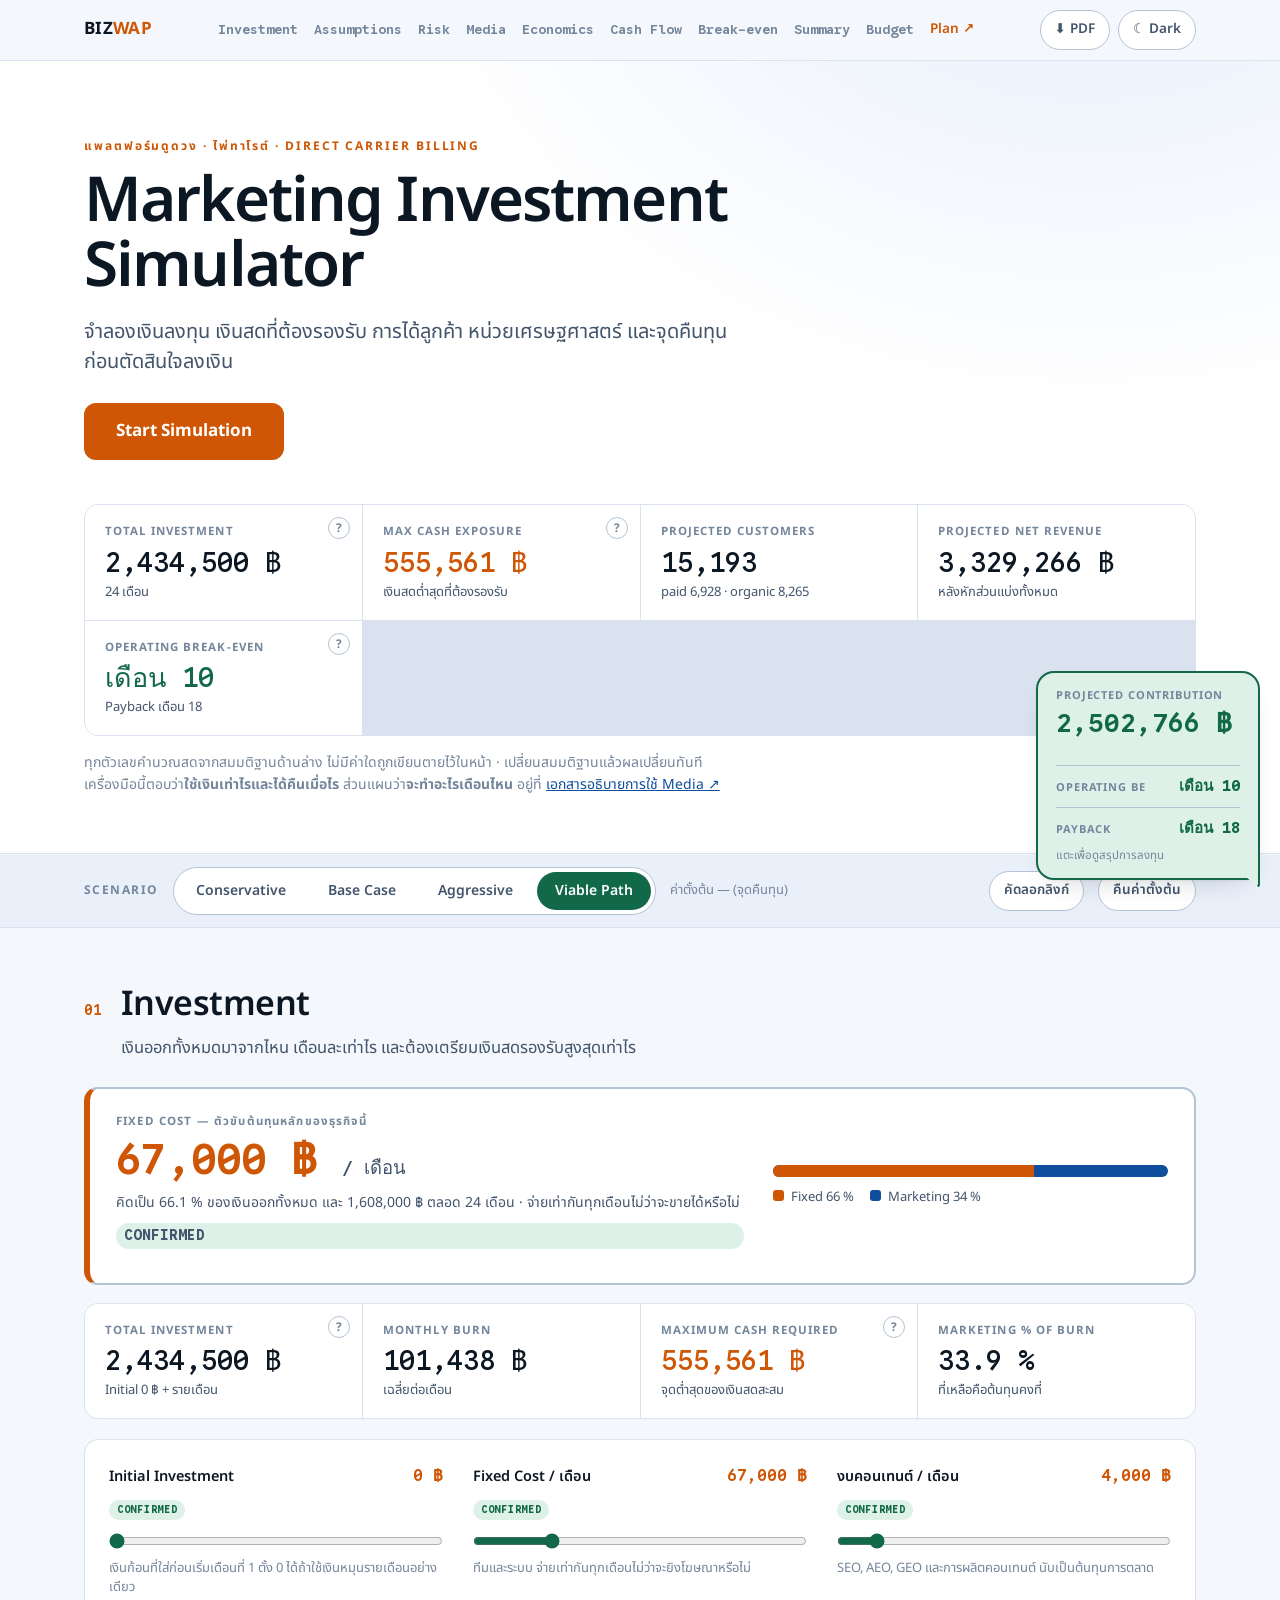
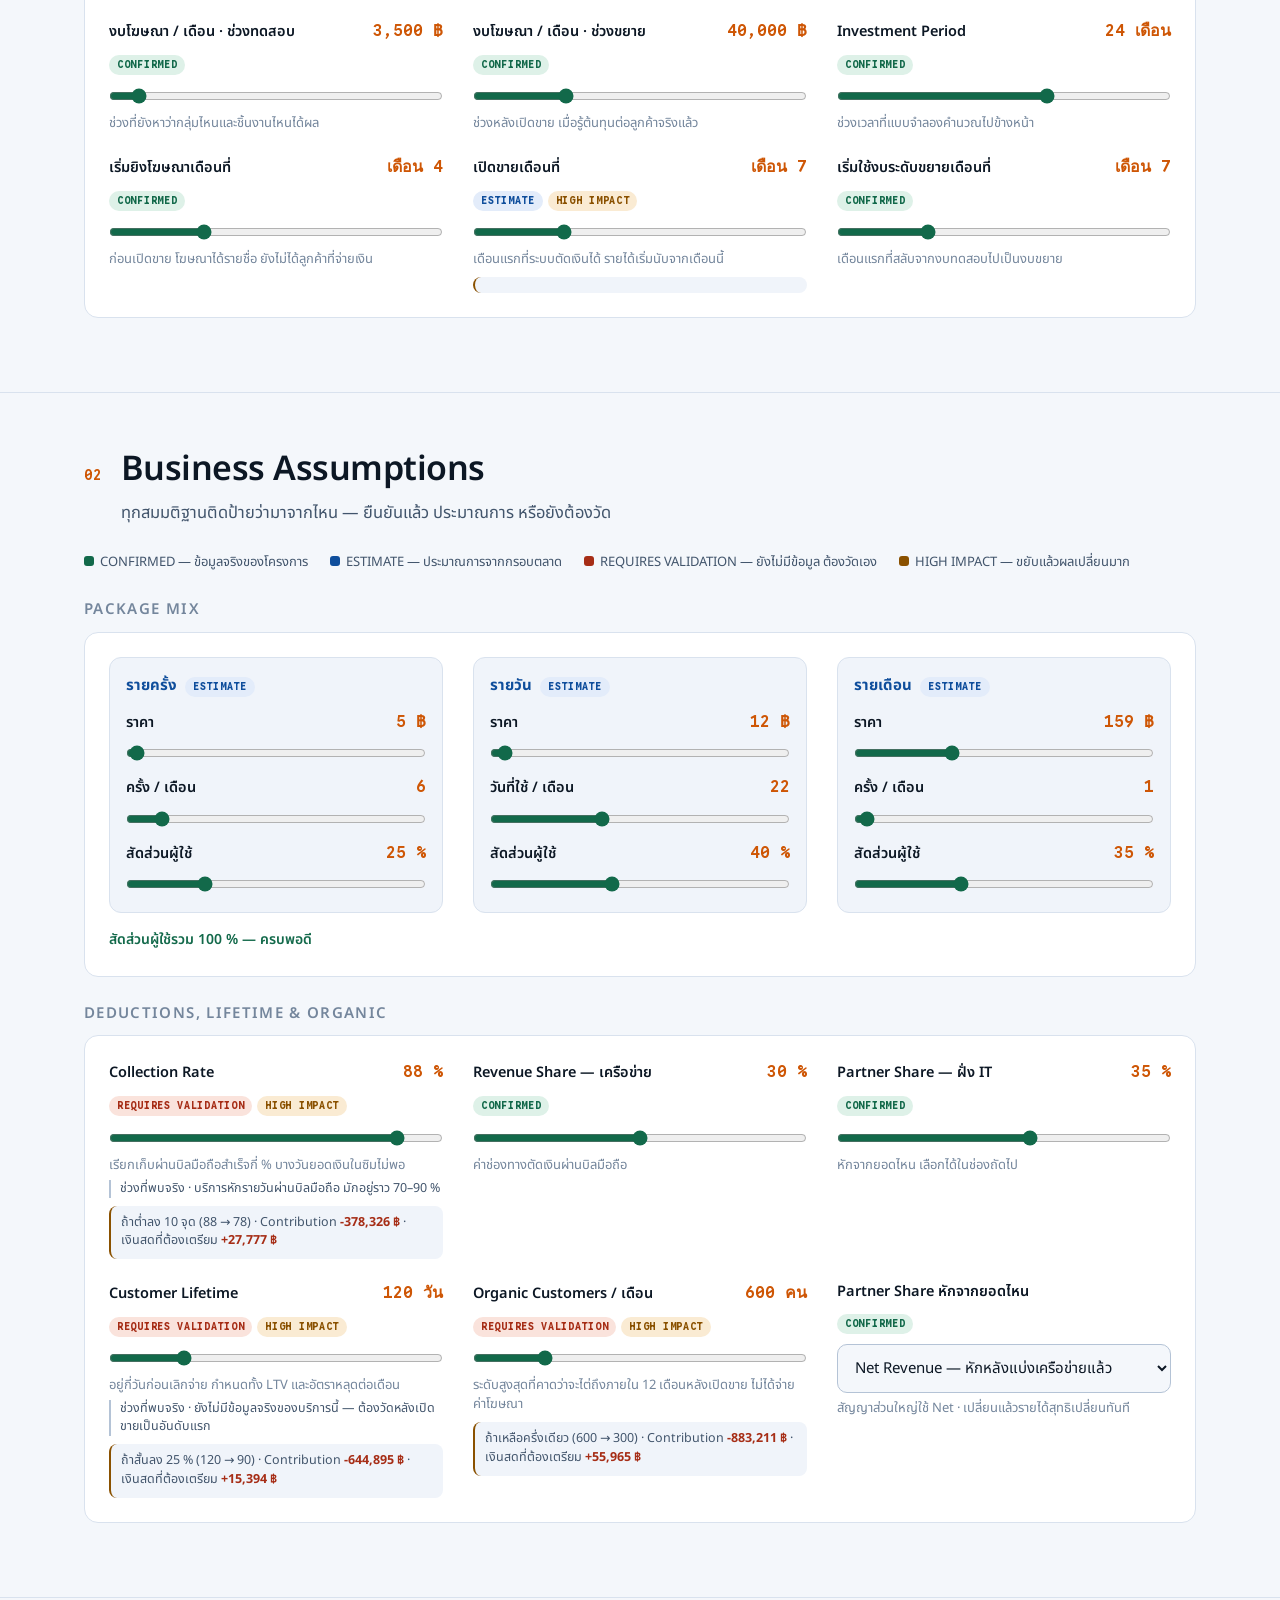
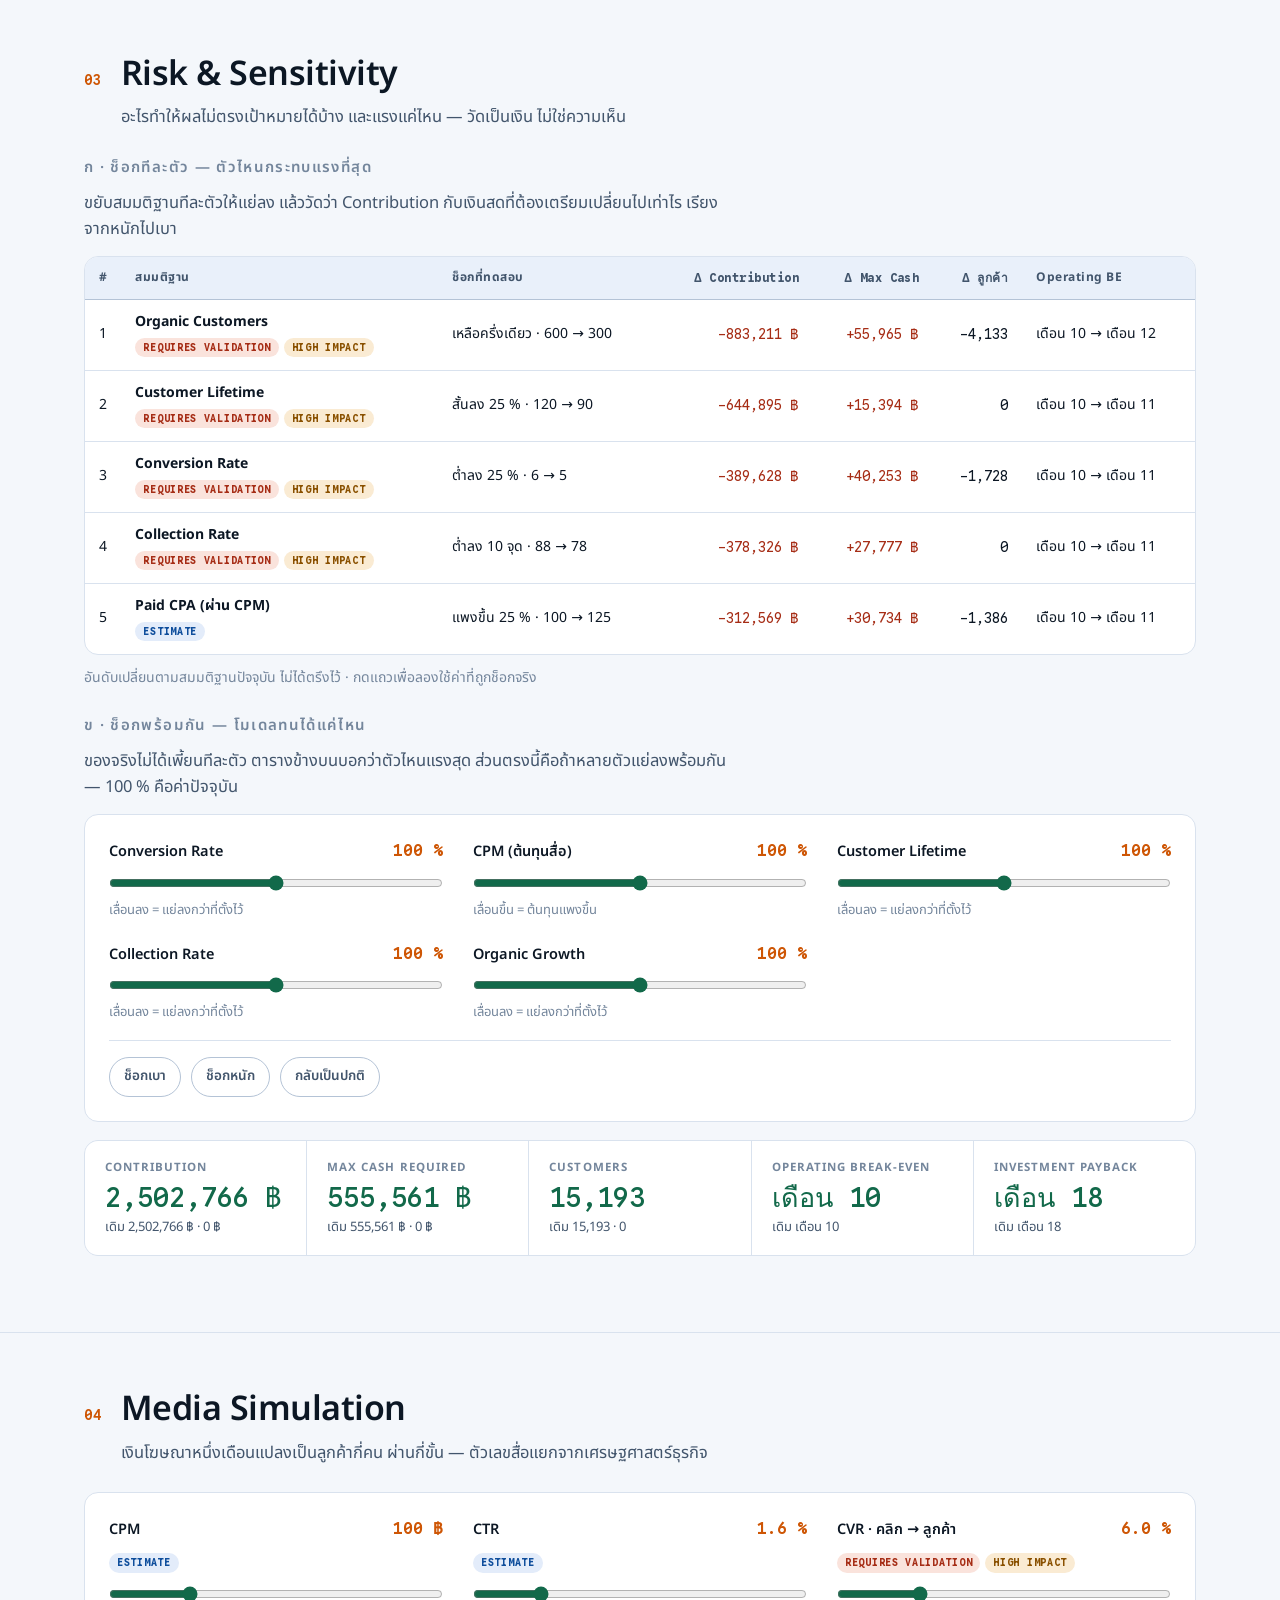
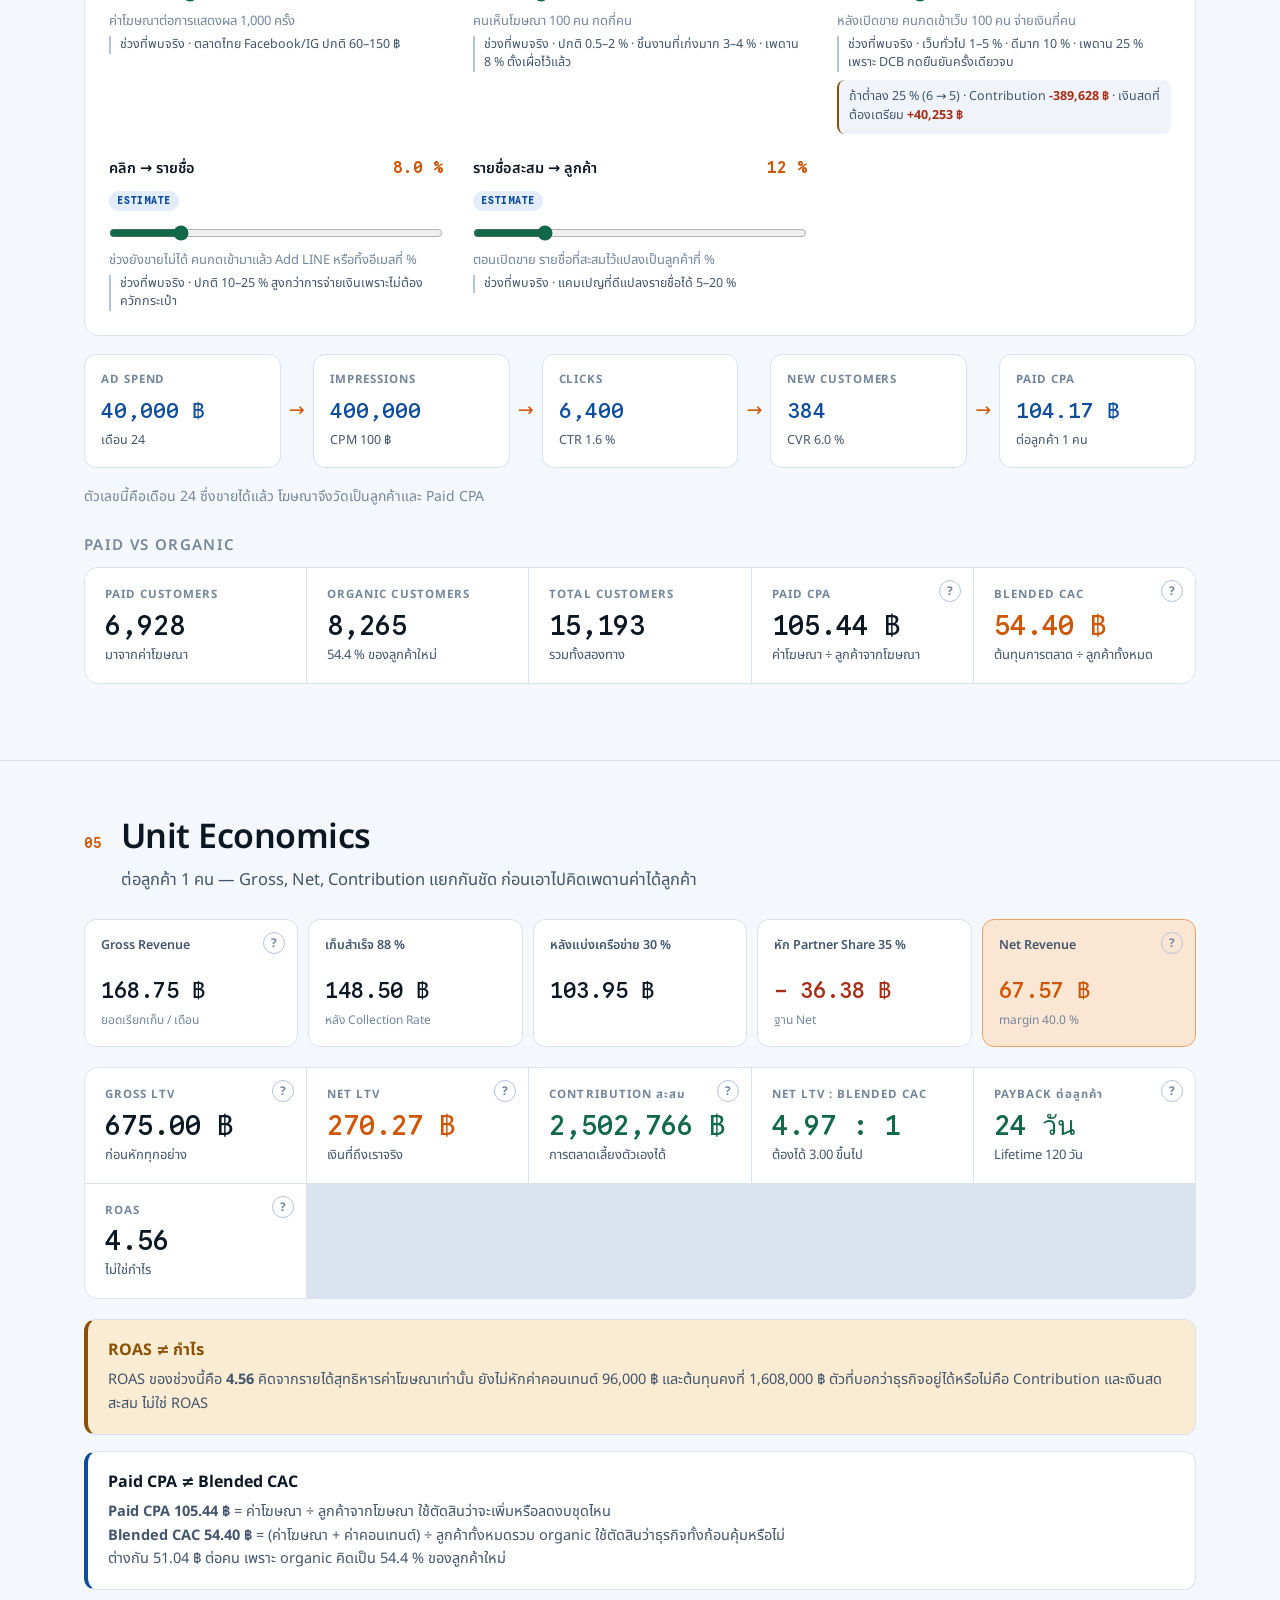
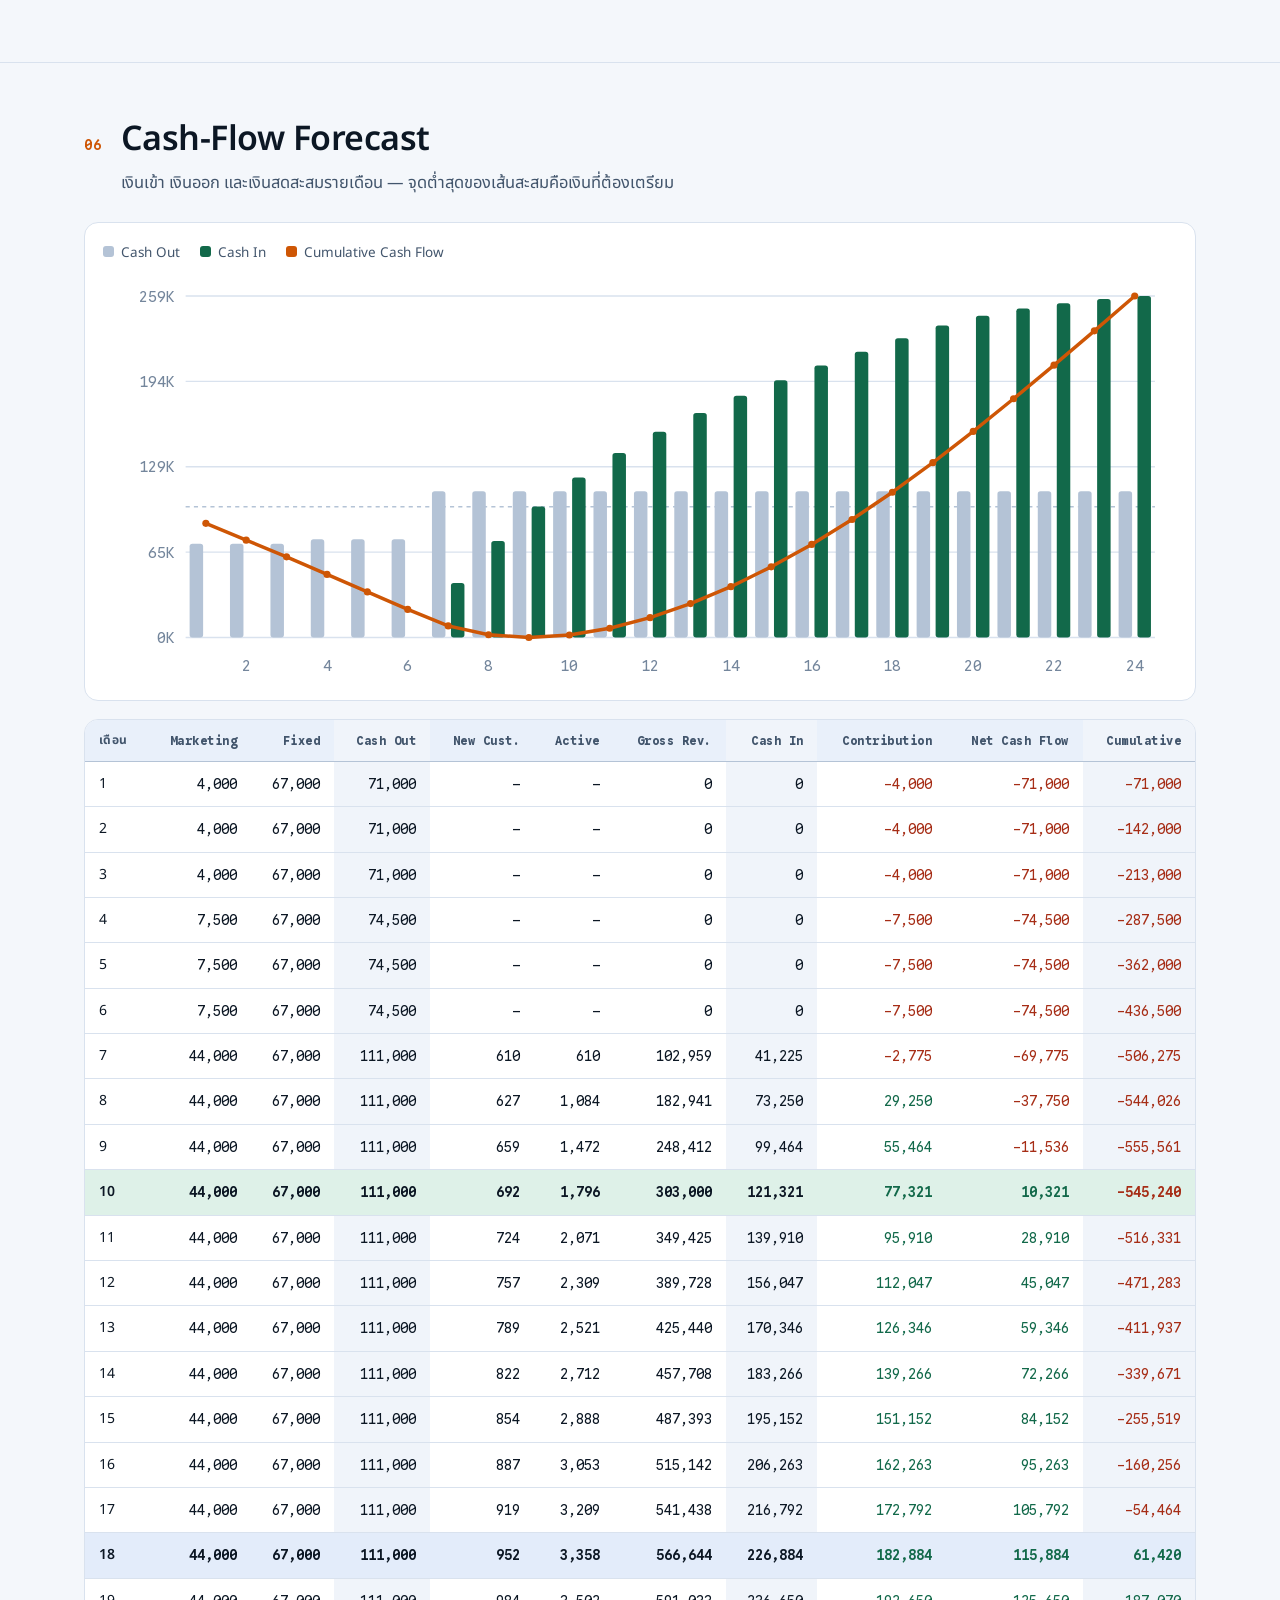
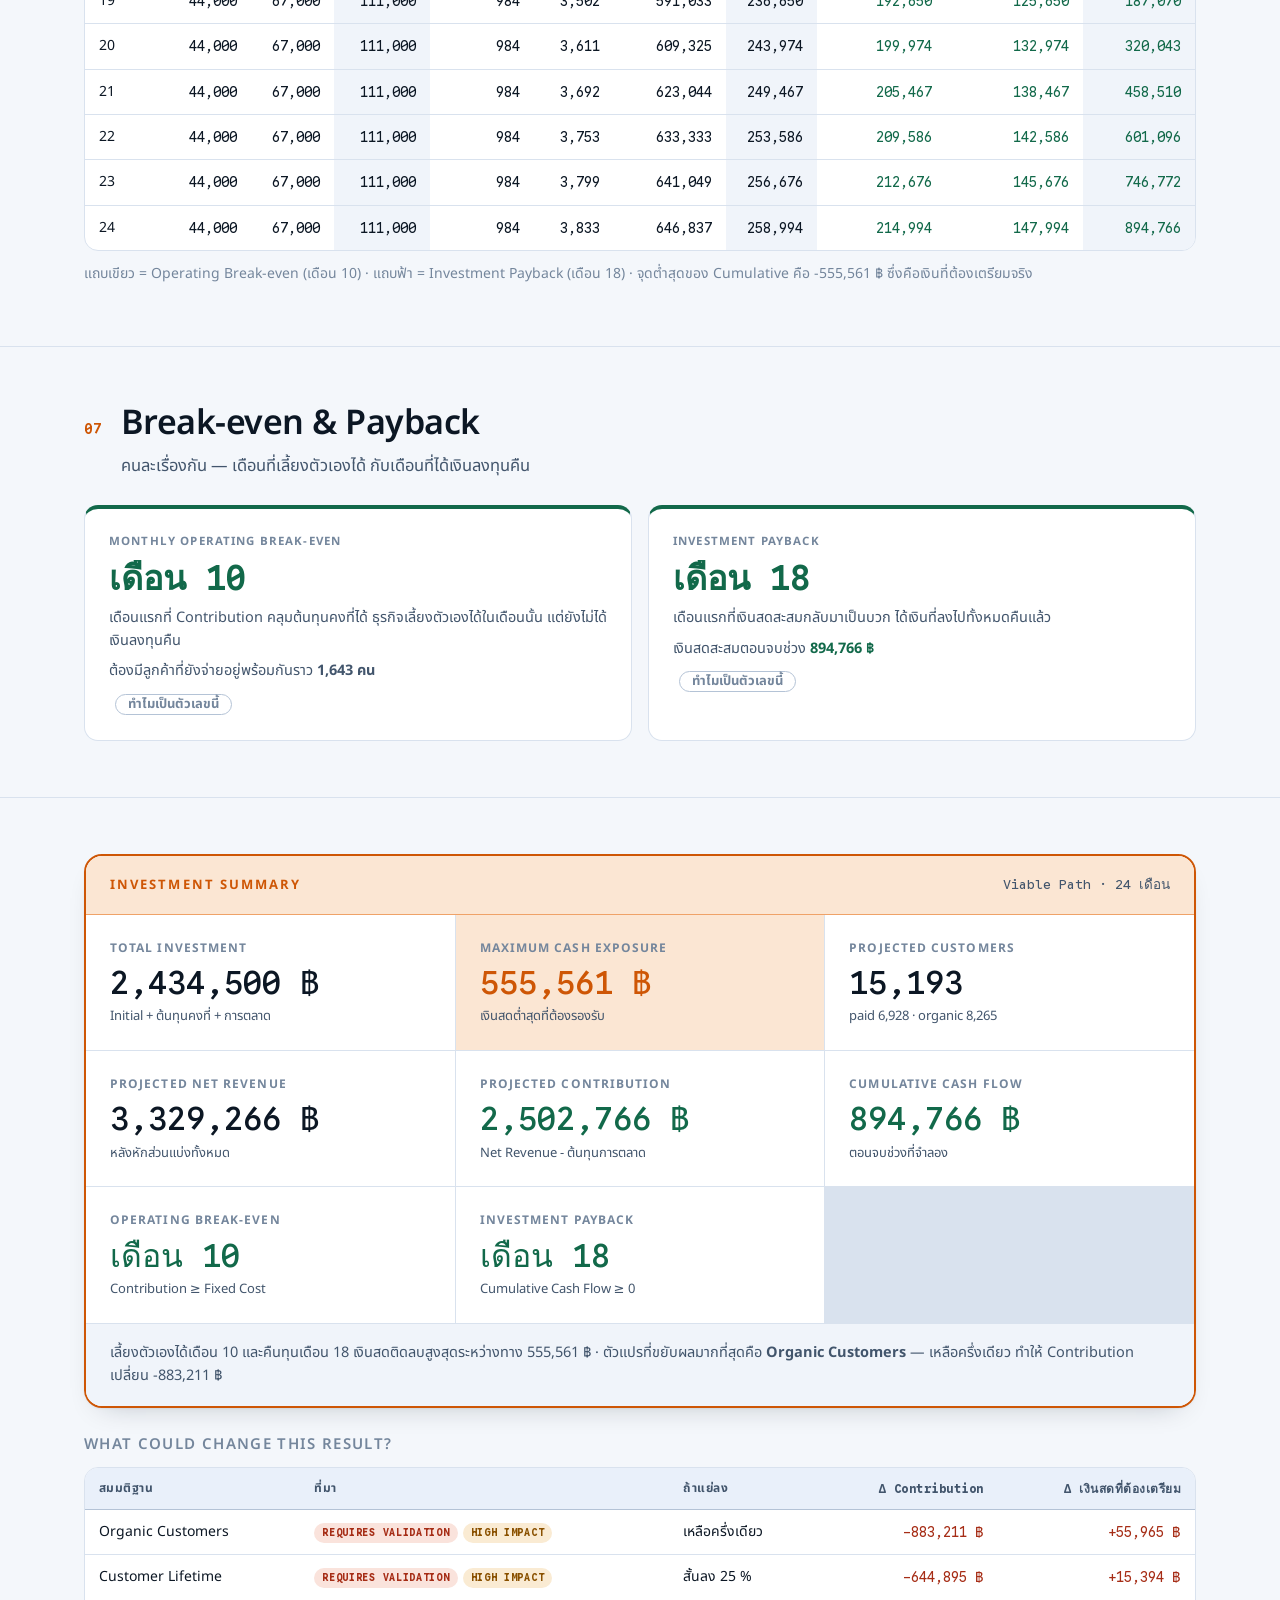
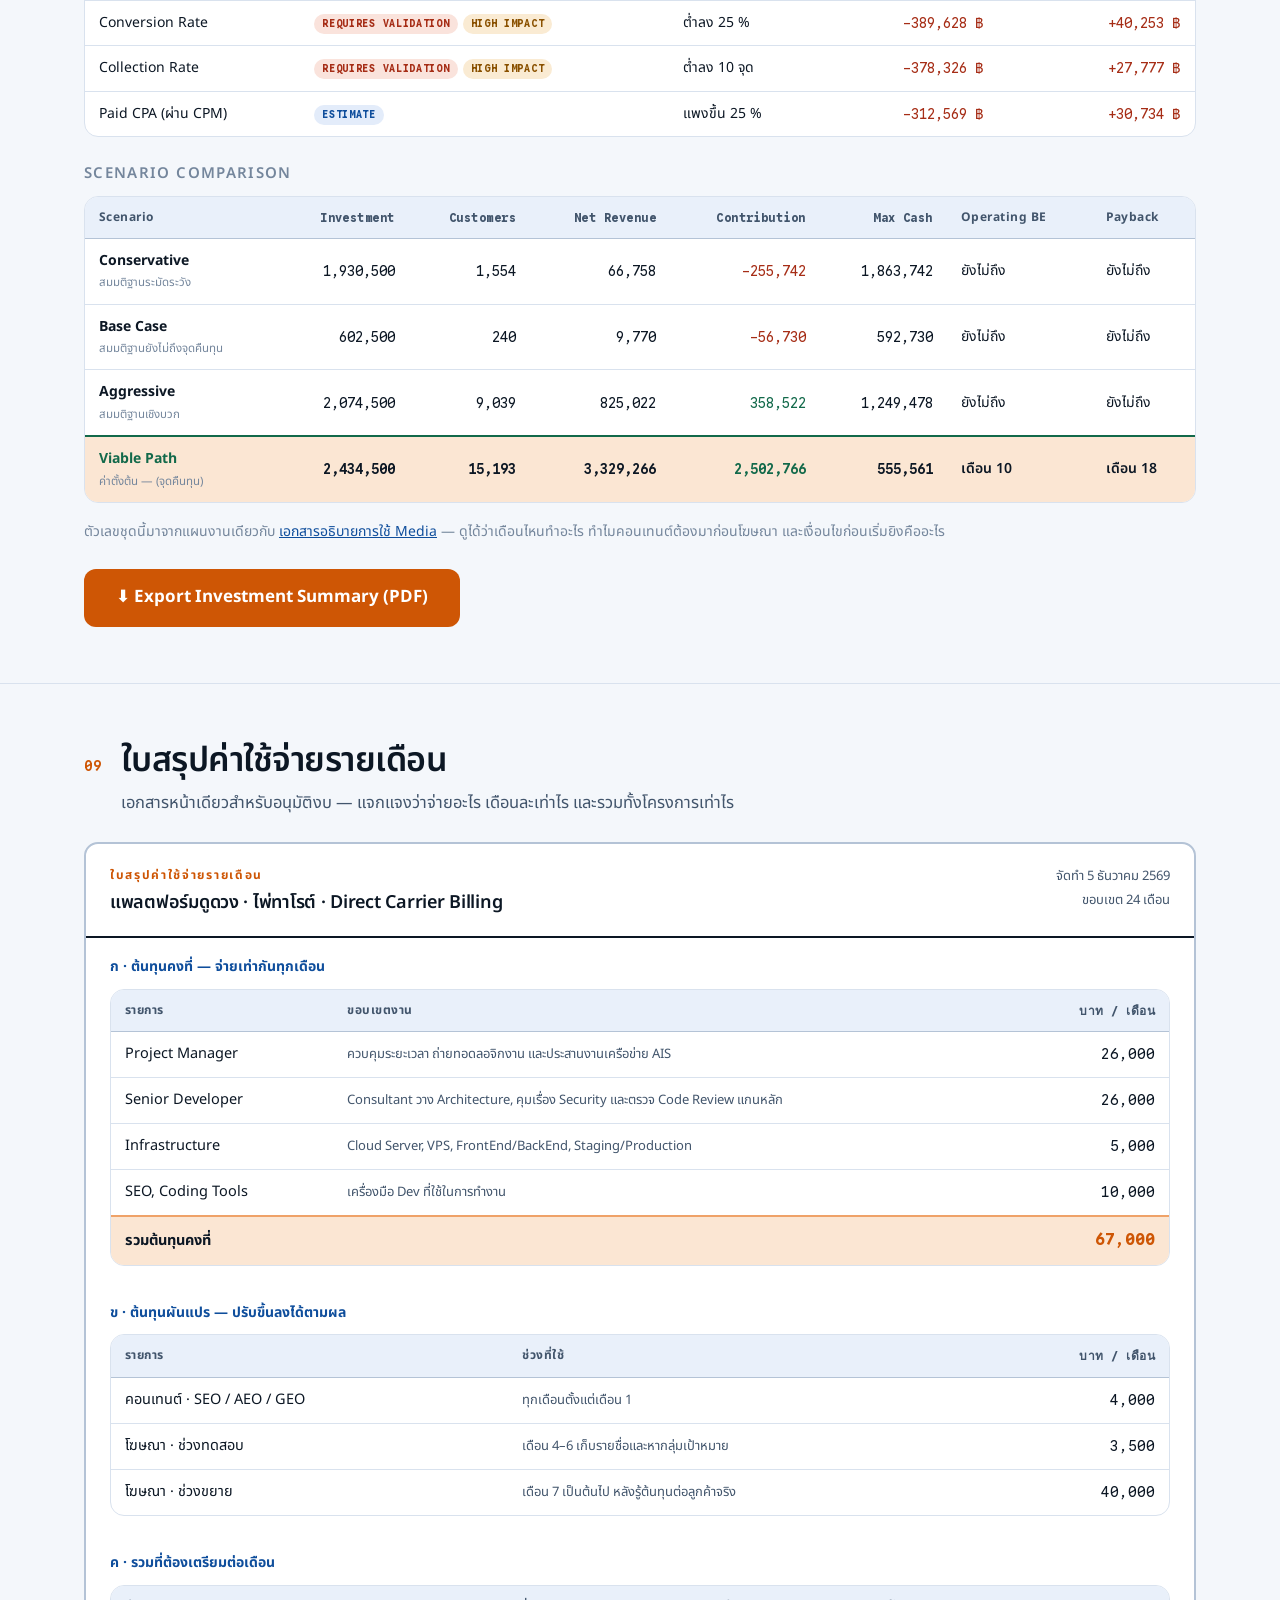
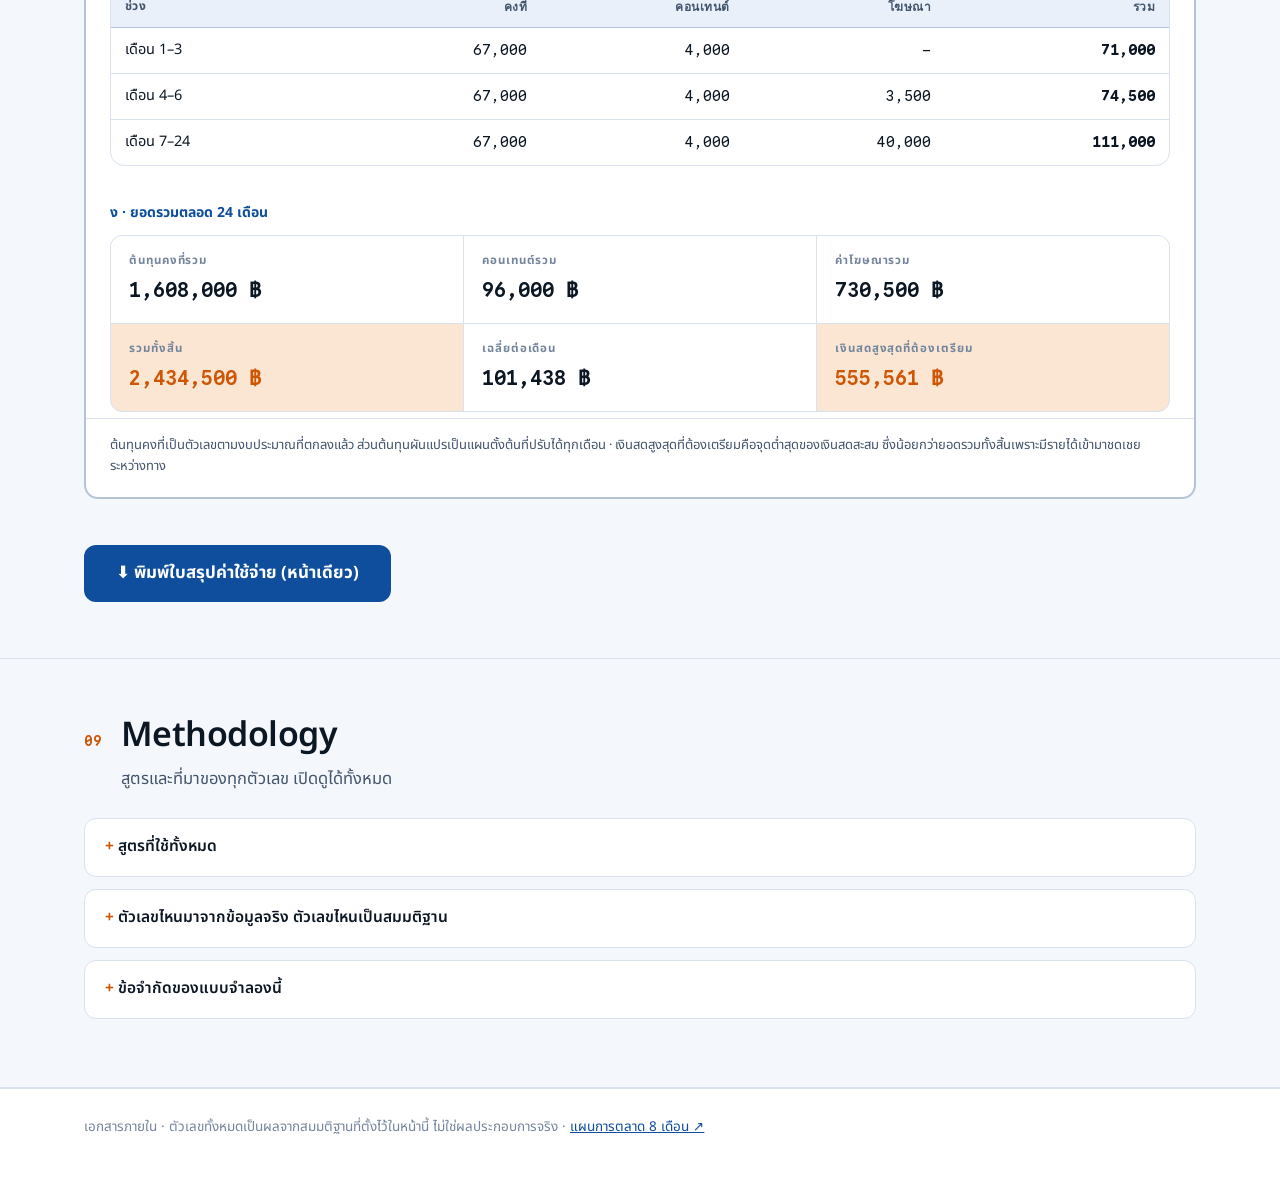
<file: sim/sim.html>
<!DOCTYPE html>
<html lang="th">
<head>
<meta charset="utf-8">
<meta name="viewport" content="width=device-width, initial-scale=1, viewport-fit=cover">
<title>Marketing Investment Simulator</title>
<link rel="preconnect" href="https://fonts.googleapis.com">
<link rel="preconnect" href="https://fonts.gstatic.com" crossorigin>
<link rel="stylesheet" href="https://fonts.googleapis.com/css2?family=Noto+Sans+Thai:wght@400;500;600;700&family=Google+Sans+Code:wght@400;500;600&display=swap">
<link rel="stylesheet" href="css/app.css">
</head>
<body>

<header class="topbar">
  <div class="wrap bar">
    <div class="brand">BIZ<span>WAP</span></div>
    <nav class="steps-nav" aria-label="ขั้นตอน">
      <a href="#step1">Investment</a>
      <a href="#step2">Assumptions</a>
      <a href="#risks">Risk</a>
      <a href="#step3">Media</a>
      <a href="#step4">Economics</a>
      <a href="#forecast">Cash Flow</a>
      <a href="#breakeven">Break-even</a>
      <a href="#summary">Summary</a>
      <a href="#budget">Budget</a>
      <a href="https://bizwap.pages.dev/" class="nav-plan">Plan ↗</a>
    </nav>
    <div class="bar-actions">
      <button class="ghost-btn js-print" type="button">⬇ PDF</button>
      <button class="ghost-btn" id="theme-toggle" type="button"><span id="theme-icon">☾</span> <span id="theme-label">Dark</span></button>
    </div>
  </div>
</header>

<!-- ================= HERO ================= -->
<section class="hero">
  <div class="wrap">
    <p class="eyebrow">แพลตฟอร์มดูดวง · ไพ่ทาโรต์ · Direct Carrier Billing</p>
    <h1>Marketing Investment<br>Simulator</h1>
    <p class="hero-sub">จำลองเงินลงทุน เงินสดที่ต้องรองรับ การได้ลูกค้า หน่วยเศรษฐศาสตร์ และจุดคืนทุน ก่อนตัดสินใจลงเงิน</p>
    <a class="cta" href="#step1">Start Simulation</a>

    <div class="hero-kpis" id="hero-kpis"></div>
    <p class="hero-note">ทุกตัวเลขคำนวณสดจากสมมติฐานด้านล่าง ไม่มีค่าใดถูกเขียนตายไว้ในหน้า · เปลี่ยนสมมติฐานแล้วผลเปลี่ยนทันที<br>เครื่องมือนี้ตอบว่า<strong>ใช้เงินเท่าไรและได้คืนเมื่อไร</strong> ส่วนแผนว่า<strong>จะทำอะไรเดือนไหน</strong> อยู่ที่ <a href="https://bizwap.pages.dev/">เอกสารอธิบายการใช้ Media ↗</a></p>
  </div>
</section>

<!-- ================= STICKY SUMMARY ================= -->
<div class="sticky-summary" id="sticky-summary">
  <div class="wrap ss">
    <div class="ss-items" id="ss-items"></div>
    <button class="ghost-btn ss-jump" id="ss-jump" type="button">ดูสรุปเต็ม ↓</button>
  </div>
</div>

<!-- ================= SCENARIO ================= -->
<div class="scenario-bar">
  <div class="wrap sb">
    <span class="sb-label">Scenario</span>
    <div class="sb-group" role="group" aria-label="เลือกชุดสมมติฐาน">
      <button class="sc-btn" data-scenario="conservative" type="button">Conservative</button>
      <button class="sc-btn" data-scenario="base" type="button">Base Case</button>
      <button class="sc-btn" data-scenario="aggressive" type="button">Aggressive</button>
      <button class="sc-btn sc-viable is-active" data-scenario="viable" type="button">Viable Path</button>
    </div>
    <span class="sb-hint" id="sb-note"></span>
    <button class="ghost-btn sb-copy" id="copy-link" type="button">คัดลอกลิงก์</button>
    <button class="ghost-btn sb-reset" id="reset-btn" type="button">คืนค่าตั้งต้น</button>
  </div>
</div>

<!-- ================= STEP 01 — INVESTMENT ================= -->
<section class="step" id="step1">
  <div class="wrap">
    <div class="step-head">
      <span class="step-no">01</span>
      <div>
        <h2>Investment</h2>
        <p class="lead">เงินออกทั้งหมดมาจากไหน เดือนละเท่าไร และต้องเตรียมเงินสดรองรับสูงสุดเท่าไร</p>
      </div>
    </div>

    <div class="fixed-hero" id="fixed-hero"></div>
    <div class="grid-4" id="invest-cards"></div>

    <div class="panel">
      <div class="controls" id="controls-investment"></div>
    </div>
  </div>
</section>

<!-- ================= STEP 02 — ASSUMPTIONS ================= -->
<section class="step" id="step2">
  <div class="wrap">
    <div class="step-head">
      <span class="step-no">02</span>
      <div>
        <h2>Business Assumptions</h2>
        <p class="lead">ทุกสมมติฐานติดป้ายว่ามาจากไหน — ยืนยันแล้ว ประมาณการ หรือยังต้องวัด</p>
      </div>
    </div>

    <div class="conf-legend">
      <span><i class="cf cf-confirmed"></i>CONFIRMED — ข้อมูลจริงของโครงการ</span>
      <span><i class="cf cf-estimate"></i>ESTIMATE — ประมาณการจากกรอบตลาด</span>
      <span><i class="cf cf-validate"></i>REQUIRES VALIDATION — ยังไม่มีข้อมูล ต้องวัดเอง</span>
      <span><i class="cf cf-impact"></i>HIGH IMPACT — ขยับแล้วผลเปลี่ยนมาก</span>
    </div>

    <h3 class="sub">Package Mix</h3>
    <div class="panel">
      <div class="controls" id="controls-packages"></div>
      <p class="mix-check" id="mix-check"></p>
    </div>

    <h3 class="sub">Deductions, Lifetime &amp; Organic</h3>
    <div class="panel">
      <div class="controls" id="controls-model"></div>
    </div>
  </div>
</section>

<!-- ================= RISKS ================= -->
<section class="step" id="risks">
  <div class="wrap">
    <div class="step-head">
      <span class="step-no">03</span>
      <div>
        <h2>Risk &amp; Sensitivity</h2>
        <p class="lead">อะไรทำให้ผลไม่ตรงเป้าหมายได้บ้าง และแรงแค่ไหน — วัดเป็นเงิน ไม่ใช่ความเห็น</p>
      </div>
    </div>

    <h3 class="sub">ก · ช็อกทีละตัว — ตัวไหนกระทบแรงที่สุด</h3>
    <p class="lead" style="margin-bottom:14px">ขยับสมมติฐานทีละตัวให้แย่ลง แล้ววัดว่า Contribution กับเงินสดที่ต้องเตรียมเปลี่ยนไปเท่าไร เรียงจากหนักไปเบา</p>
    <div class="table-wrap">
      <table id="risk-table"></table>
    </div>
    <p class="note-inline">อันดับเปลี่ยนตามสมมติฐานปัจจุบัน ไม่ได้ตรึงไว้ · กดแถวเพื่อลองใช้ค่าที่ถูกช็อกจริง</p>

    <h3 class="sub">ข · ช็อกพร้อมกัน — โมเดลทนได้แค่ไหน</h3>
    <p class="lead" style="margin-bottom:14px">ของจริงไม่ได้เพี้ยนทีละตัว ตารางข้างบนบอกว่าตัวไหนแรงสุด ส่วนตรงนี้คือถ้าหลายตัวแย่ลงพร้อมกัน — 100 % คือค่าปัจจุบัน</p>
    <div class="panel">
      <div class="controls" id="controls-stress"></div>
      <div class="stress-actions">
        <button class="ghost-btn" data-stress-preset="mild" type="button">ช็อกเบา</button>
        <button class="ghost-btn" data-stress-preset="severe" type="button">ช็อกหนัก</button>
        <button class="ghost-btn" data-stress-preset="reset" type="button">กลับเป็นปกติ</button>
      </div>
    </div>
    <div class="metrics" id="stress-result"></div>
  </div>
</section>

<!-- ================= STEP 04 — MEDIA ================= -->
<section class="step" id="step3">
  <div class="wrap">
    <div class="step-head">
      <span class="step-no">04</span>
      <div>
        <h2>Media Simulation</h2>
        <p class="lead">เงินโฆษณาหนึ่งเดือนแปลงเป็นลูกค้ากี่คน ผ่านกี่ขั้น — ตัวเลขสื่อแยกจากเศรษฐศาสตร์ธุรกิจ</p>
      </div>
    </div>

    <div class="panel">
      <div class="controls" id="controls-media"></div>
    </div>

    <div class="funnel" id="funnel"></div>
    <p class="note-inline" id="media-note"></p>

    <h3 class="sub">Paid vs Organic</h3>
    <div class="metrics" id="acq-split"></div>
  </div>
</section>

<!-- ================= STEP 05 — UNIT ECONOMICS ================= -->
<section class="step" id="step4">
  <div class="wrap">
    <div class="step-head">
      <span class="step-no">05</span>
      <div>
        <h2>Unit Economics</h2>
        <p class="lead">ต่อลูกค้า 1 คน — Gross, Net, Contribution แยกกันชัด ก่อนเอาไปคิดเพดานค่าได้ลูกค้า</p>
      </div>
    </div>

    <div class="waterfall" id="waterfall"></div>
    <div class="metrics" id="unit-metrics"></div>

    <div class="callout warn">
      <b>ROAS ≠ กำไร</b>
      <p id="roas-note"></p>
    </div>

    <div class="callout">
      <b>Paid CPA ≠ Blended CAC</b>
      <p id="cac-note"></p>
    </div>
  </div>
</section>

<!-- ================= STEP 06 — CASH FLOW ================= -->
<section class="step" id="forecast">
  <div class="wrap">
    <div class="step-head">
      <span class="step-no">06</span>
      <div>
        <h2>Cash-Flow Forecast</h2>
        <p class="lead">เงินเข้า เงินออก และเงินสดสะสมรายเดือน — จุดต่ำสุดของเส้นสะสมคือเงินที่ต้องเตรียม</p>
      </div>
    </div>

    <div class="chart-card">
      <div class="chart-legend">
        <span><i class="sw sw-cost"></i>Cash Out</span>
        <span><i class="sw sw-rev"></i>Cash In</span>
        <span><i class="sw sw-cum"></i>Cumulative Cash Flow</span>
      </div>
      <div id="chart"></div>
    </div>

    <div class="table-wrap">
      <table id="forecast-table"></table>
    </div>
    <p class="note-inline" id="forecast-note"></p>
  </div>
</section>

<!-- ================= BREAK-EVEN ================= -->
<section class="step" id="breakeven">
  <div class="wrap">
    <div class="step-head">
      <span class="step-no">07</span>
      <div>
        <h2>Break-even &amp; Payback</h2>
        <p class="lead">คนละเรื่องกัน — เดือนที่เลี้ยงตัวเองได้ กับเดือนที่ได้เงินลงทุนคืน</p>
      </div>
    </div>
    <div class="be-grid" id="be-grid"></div>
  </div>
</section>

<!-- ================= SUMMARY ================= -->
<section class="step" id="summary">
  <div class="wrap">
    <div class="investment-summary" id="investment-summary" tabindex="-1"></div>

    <h3 class="sub">What Could Change This Result?</h3>
    <div class="table-wrap">
      <table id="change-table"></table>
    </div>

    <h3 class="sub">Scenario Comparison</h3>
    <div class="table-wrap">
      <table id="scenario-table"></table>
    </div>

    <p class="note-inline" style="margin-top:18px">ตัวเลขชุดนี้มาจากแผนงานเดียวกับ <a href="https://bizwap.pages.dev/">เอกสารอธิบายการใช้ Media</a> — ดูได้ว่าเดือนไหนทำอะไร ทำไมคอนเทนต์ต้องมาก่อนโฆษณา และเงื่อนไขก่อนเริ่มยิงคืออะไร</p>
    <button class="cta cta-pdf js-print" type="button">⬇ Export Investment Summary (PDF)</button>
  </div>
</section>

<!-- ================= BUDGET SHEET ================= -->
<section class="step" id="budget">
  <div class="wrap">
    <div class="step-head">
      <span class="step-no">09</span>
      <div>
        <h2>ใบสรุปค่าใช้จ่ายรายเดือน</h2>
        <p class="lead">เอกสารหน้าเดียวสำหรับอนุมัติงบ — แจกแจงว่าจ่ายอะไร เดือนละเท่าไร และรวมทั้งโครงการเท่าไร</p>
      </div>
    </div>
    <div id="budget-sheet"></div>
    <div class="cta-row">
      <button class="cta budget-print" id="print-budget" type="button">⬇ พิมพ์ใบสรุปค่าใช้จ่าย (หน้าเดียว)</button>
    </div>
  </div>
</section>

<!-- ================= METHODOLOGY ================= -->
<section class="step methodology no-print" id="methodology">
  <div class="wrap">
    <div class="step-head">
      <span class="step-no">09</span>
      <div>
        <h2>Methodology</h2>
        <p class="lead">สูตรและที่มาของทุกตัวเลข เปิดดูได้ทั้งหมด</p>
      </div>
    </div>

    <details>
      <summary>สูตรที่ใช้ทั้งหมด</summary>
      <div class="det-body" id="formula-list"></div>
    </details>

    <details>
      <summary>ตัวเลขไหนมาจากข้อมูลจริง ตัวเลขไหนเป็นสมมติฐาน</summary>
      <div class="det-body"><div class="table-wrap"><table id="conf-table"></table></div></div>
    </details>

    <details>
      <summary>ข้อจำกัดของแบบจำลองนี้</summary>
      <div class="det-body">
        <ul>
          <li>อายุลูกค้าแปลงเป็นอัตราหลุดต่อเดือนแบบคงที่ (1 ÷ อายุเป็นเดือน) ของจริงคนมักหลุดหนักในเดือนแรกแล้วค่อยนิ่ง</li>
          <li>รายชื่อที่สะสมก่อนเปิดขายถูกแปลงเป็นลูกค้าครั้งเดียวในเดือนที่เปิดขาย ของจริงจะทยอยเข้ามา</li>
          <li>ลูกค้าจาก Organic ไต่เป็นเส้นตรงถึงระดับสูงสุดภายใน 12 เดือนหลังเปิดขาย ไม่ได้จำลองการทบต้นของอันดับใน Search</li>
          <li>ไม่ได้คิดภาษี ค่าธรรมเนียมชำระเงินอื่น และต้นทุนบริการลูกค้า</li>
          <li>เป็นแบบจำลองระดับเดือน ใช้ตัดสินกรอบการลงทุน ไม่ใช่ตัดสินรายชุดโฆษณา</li>
        </ul>
      </div>
    </details>
  </div>
</section>

<footer>
  <div class="wrap">
    <span>เอกสารภายใน · ตัวเลขทั้งหมดเป็นผลจากสมมติฐานที่ตั้งไว้ในหน้านี้ ไม่ใช่ผลประกอบการจริง · <a href="https://bizwap.pages.dev/">แผนการตลาด 8 เดือน ↗</a></span>
  </div>
</footer>

<button class="fab no-print" id="fab" type="button" aria-label="ดู Investment Summary">
  <span class="fab-label">Projected Contribution</span>
  <span class="fab-value" id="fab-value" aria-live="polite">—</span>
  <span class="fab-delta" id="fab-delta"></span>
  <span class="fab-row">
    <span class="fab-row-label">Operating BE</span>
    <span class="fab-row-value" id="fab-be">—</span>
  </span>
  <span class="fab-row">
    <span class="fab-row-label">Payback</span>
    <span class="fab-row-value" id="fab-pb">—</span>
  </span>
  <span class="fab-hint">แตะเพื่อดูสรุปการลงทุน</span>
</button>

<dialog class="modal" id="explain">
  <div class="modal-head">
    <div>
      <div class="modal-kicker" id="explain-kicker"></div>
      <h3 id="explain-title"></h3>
    </div>
    <button class="modal-close" id="explain-close" type="button" aria-label="ปิด">✕</button>
  </div>
  <div class="modal-body" id="explain-body"></div>
</dialog>

<script src="js/model.js"></script>
<script src="js/ui.js" defer></script>
</body>
</html>
</file>
<file: css/style.css>
/* ---------- tokens : light ---------- */
:root{
  --ground:#F5F8FC; --surface:#FFFFFF; --surface-2:#E9F0FB; --surface-3:#EDF2F9;
  --ink:#0E1B2E; --ink-soft:#46586F; --ink-faint:#78889E;
  --line:#DBE3EE; --line-strong:#B9C6D8;
  --orange:#D65A07; --orange-soft:#FCE8D6; --orange-line:#F0A567;
  --blue:#12529F; --blue-soft:#E3ECFA; --blue-line:#A9C6EE;
  --good:#16704C; --good-bg:#E0F2E9;
  --warn:#8F5404; --warn-bg:#FBEBD5;
  --bad:#AC3019; --bad-bg:#FBE5DF;
  --shadow:0 1px 2px rgba(14,27,46,.05), 0 10px 26px -14px rgba(14,27,46,.22);
}
/* ---------- tokens : dark ---------- */
@media (prefers-color-scheme: dark){
  :root:not([data-theme="light"]){
    --ground:#0A1120; --surface:#121C2D; --surface-2:#16243B; --surface-3:#1A2639;
    --ink:#E9EFF8; --ink-soft:#9DAFC6; --ink-faint:#73859E;
    --line:#23314A; --line-strong:#354561;
    --orange:#FF9147; --orange-soft:#38220F; --orange-line:#8A4D1E;
    --blue:#77ABFF; --blue-soft:#132340; --blue-line:#2C4877;
    --good:#4FC893; --good-bg:#103023;
    --warn:#E8AC55; --warn-bg:#33260F;
    --bad:#F28C77; --bad-bg:#361C15;
    --shadow:0 1px 2px rgba(0,0,0,.4), 0 12px 30px -16px rgba(0,0,0,.7);
  }
}
:root[data-theme="dark"]{
  --ground:#0A1120; --surface:#121C2D; --surface-2:#16243B; --surface-3:#1A2639;
  --ink:#E9EFF8; --ink-soft:#9DAFC6; --ink-faint:#73859E;
  --line:#23314A; --line-strong:#354561;
  --orange:#FF9147; --orange-soft:#38220F; --orange-line:#8A4D1E;
  --blue:#77ABFF; --blue-soft:#132340; --blue-line:#2C4877;
  --good:#4FC893; --good-bg:#103023;
  --warn:#E8AC55; --warn-bg:#33260F;
  --bad:#F28C77; --bad-bg:#361C15;
  --shadow:0 1px 2px rgba(0,0,0,.4), 0 12px 30px -16px rgba(0,0,0,.7);
}

*{box-sizing:border-box}
html{scroll-behavior:smooth}
body{
  margin:0; background:var(--ground); color:var(--ink);
  font-family:"Google Sans","Google Sans Text","Noto Sans Thai","Noto Sans",system-ui,sans-serif;
  font-size:18px; line-height:1.8; -webkit-font-smoothing:antialiased;
}
.container{max-width:1180px; margin:0 auto; padding-inline:24px}
h1,h2,h3,h4{font-family:inherit; font-weight:600; text-wrap:balance; line-height:1.3; margin:0; letter-spacing:-.01em}
p{margin:0 0 1em}
ul{margin:0 0 1em; padding-left:1.2em}
li{margin-bottom:.45em}
a{color:var(--blue)}

/* ---------- nav ---------- */
nav{
  position:sticky; top:env(safe-area-inset-top,0px); z-index:20;
  background:color-mix(in srgb, var(--ground) 88%, transparent);
  backdrop-filter:blur(14px); border-bottom:1px solid var(--line);
}
.nav{height:68px; display:flex; align-items:center; justify-content:space-between; gap:14px}
.logo{font-weight:700; letter-spacing:.02em; font-size:18px; white-space:nowrap}
.logo span{color:var(--orange)}
.nav-links{display:flex; gap:20px; overflow-x:auto; scrollbar-width:none}
.nav-links::-webkit-scrollbar{display:none}
.nav-links a{color:var(--ink-soft); text-decoration:none; font-size:15.5px; font-weight:500; white-space:nowrap}
.nav-links a:hover{color:var(--orange)}
.theme-btn{
  border:1px solid var(--line-strong); background:var(--surface); color:var(--ink-soft);
  border-radius:999px; padding:9px 16px; cursor:pointer; font:inherit; font-size:14.5px; font-weight:600;
  display:inline-flex; gap:7px; align-items:center; white-space:nowrap;
}
.theme-btn:hover{color:var(--ink); border-color:var(--orange-line)}
.theme-btn:focus-visible, .nav-links a:focus-visible{outline:2px solid var(--blue); outline-offset:2px}

/* ---------- hero ---------- */
.hero{padding:86px 0 70px; text-align:center}
.badge{
  display:inline-block; padding:7px 15px; border-radius:999px;
  border:1px solid var(--blue-line); background:var(--blue-soft); color:var(--blue);
  font-size:14px; font-weight:600; letter-spacing:.06em;
}
.hero h1{font-size:clamp(38px,7vw,68px); line-height:1.08; margin:24px auto 18px; max-width:16ch}
.hero .deck{color:var(--ink-soft); font-size:clamp(19px,2.6vw,23px); max-width:60ch; margin:0 auto}
.flowline{
  display:flex; flex-wrap:wrap; justify-content:center; gap:8px 10px;
  margin:32px 0 0; font-family:"Google Sans Code",monospace; font-size:16px; font-weight:500;
}
.flowline b{color:var(--blue); font-weight:500}
.flowline i{color:var(--orange); font-style:normal}
.hero .note{color:var(--ink-soft); font-size:17px; max-width:74ch; margin:26px auto 0; line-height:1.75}
.meta{display:flex; flex-wrap:wrap; justify-content:center; gap:8px 28px; margin-top:28px; font-size:15.5px; color:var(--ink-faint)}
.meta b{color:var(--ink-soft); font-weight:600}

/* ---------- sections ---------- */
section{border-top:1px solid var(--line)}
section > .container{padding-block:74px}
.sec-head{margin-bottom:30px; scroll-margin-top:86px}
.step-tag{
  display:inline-block; font-family:"Google Sans Code",monospace; font-size:14px; font-weight:500;
  letter-spacing:.14em; color:var(--orange); background:var(--orange-soft);
  border-radius:999px; padding:5px 15px; margin-bottom:14px;
}
h2{font-size:clamp(30px,5vw,42px)}
.lead{color:var(--ink-soft); font-size:19.5px; margin:10px 0 0; max-width:74ch}
h3{font-size:23px; margin:40px 0 14px}
h3.first{margin-top:0}
.hint{font-size:16px; color:var(--ink-faint); line-height:1.7}

/* ---------- card grids ---------- */
.grid{display:grid; grid-template-columns:repeat(3,1fr); gap:18px; margin-bottom:24px}
.grid.two{grid-template-columns:repeat(2,1fr)}
.card{background:var(--surface); border:1px solid var(--line); border-radius:18px; padding:26px}
.card .kicker{font-family:"Google Sans Code",monospace; font-size:34px; font-weight:500; color:var(--blue); line-height:1.2; margin-bottom:10px}
.card .kicker.orange{color:var(--orange)}
.card .kicker.good{color:var(--good)}
.card h3{margin:0 0 10px; font-size:21px}
.card p{color:var(--ink-soft); margin:0; font-size:17.5px; line-height:1.7}

/* ---------- big number cards ---------- */
.stats{display:grid; grid-template-columns:repeat(3,1fr); gap:16px; margin-bottom:22px}
.stat{background:var(--surface); border:1px solid var(--line); border-radius:18px; padding:24px}
.stat small{display:block; color:var(--ink-faint); font-size:15px; font-weight:600; letter-spacing:.04em}
.stat strong{
  display:block; font-family:"Google Sans Code",monospace; font-variant-numeric:tabular-nums;
  font-size:clamp(30px,4vw,38px); font-weight:500; margin-top:8px; color:var(--blue);
}
.stat.orange strong{color:var(--orange)}
.stat.good strong{color:var(--good)}
.stat .note{color:var(--ink-faint); font-size:15.5px; line-height:1.65; margin-top:8px}

/* ---------- roadmap ---------- */
.roadmap{display:grid; grid-template-columns:1fr 38px 1fr 38px 1fr 38px 1fr 38px 1fr; align-items:stretch}
.rm{background:var(--surface); border:1px solid var(--line); border-radius:14px; padding:clamp(20px,2.4vw,24px); min-height:220px; display:flex; flex-direction:column}
.rm .month{font-family:"Google Sans Code",monospace; font-size:clamp(12px,1.6vw,14px); font-weight:600; color:var(--orange); letter-spacing:.08em}
.rm h3{font-size:clamp(18px,2.5vw,22px); margin:10px 0 12px}
.rm ul{padding-left:18px; color:var(--ink-soft); font-size:clamp(14px,2vw,17px); line-height:1.75; margin:0}
.rm li{margin-bottom:.25em}
.rm li::marker{color:var(--line-strong)}
.rm .budget{margin-top:auto; padding-top:14px; margin-bottom:2px; border-top:1px solid var(--line); font-family:"Google Sans Code",monospace; font-size:clamp(13px,1.7vw,15px); color:var(--ink-faint)}
.rm .more-btn{margin-top:12px; padding:9px 15px; font-size:clamp(14px,1.8vw,15.5px)}
.roadmap-sec .lead{font-size:clamp(16px,2.1vw,18px)}
.rm-arrow{display:flex; align-items:center; justify-content:center; color:var(--blue); font-size:26px}

/* ---------- funnel ---------- */
.funnel{display:grid; grid-template-columns:repeat(5,1fr); gap:8px; margin-bottom:20px}
.funnel > div{background:var(--surface); border:1px solid var(--line); border-radius:14px; padding:22px 14px; text-align:center}
.funnel strong{display:block; font-size:18px; margin-bottom:7px}
.funnel span{color:var(--ink-faint); font-size:15.5px; line-height:1.6}

/* ---------- tables ---------- */
.scroll{overflow-x:auto; margin:0 0 20px; border:1px solid var(--line); border-radius:12px; background:var(--surface)}
table{border-collapse:collapse; width:100%; min-width:500px; font-size:17px}
th,td{padding:15px 18px; text-align:left; border-bottom:1px solid var(--line); vertical-align:top}
thead th{
  background:var(--surface-3); font-weight:600; font-size:14.5px; letter-spacing:.03em;
  color:var(--ink-soft); border-bottom:1px solid var(--line-strong); white-space:nowrap;
}
tbody tr:last-child td{border-bottom:none}
td.r,th.r{text-align:right}
.ftable td.eq{text-align:right}
td.n,th.n{text-align:left; font-family:"Google Sans Code",monospace; font-variant-numeric:tabular-nums; white-space:nowrap}
tbody tr.total td{background:var(--orange-soft); font-weight:600; border-top:1px solid var(--orange-line)}
tbody tr.total td.n{color:var(--orange); font-size:17.5px}
.ftable td.key{font-family:"Google Sans Code",monospace; color:var(--orange); font-weight:500; white-space:nowrap}
.ftable td.eq{font-family:"Google Sans Code",monospace; white-space:nowrap; color:var(--ink)}
.ftable td.where{color:var(--blue); font-weight:600; white-space:nowrap}
.ftable tfoot td{background:var(--surface-3); border-top:1px solid var(--line-strong); color:var(--ink-soft); font-size:16.5px}
.ftable tfoot td .eqi{font-family:"Google Sans Code",monospace; color:var(--ink)}

/* ---------- pills ---------- */
.pill{display:inline-block; padding:4px 12px; border-radius:999px; font-size:14px; font-weight:600; white-space:nowrap}
.pill.good{background:var(--good-bg); color:var(--good)}
.pill.warn{background:var(--warn-bg); color:var(--warn)}
.pill.bad{background:var(--bad-bg); color:var(--bad)}

/* ---------- chart ---------- */
.chart{background:var(--surface); border:1px solid var(--line); border-radius:14px; padding:20px 14px 12px; margin-bottom:12px}
.chart svg{display:block; width:100%; height:auto}
.grid-line{stroke:var(--line); stroke-width:1}
.axis-text{fill:var(--ink-faint); font-family:"Google Sans Code",monospace; font-size:13px}
.bar-fixed{fill:var(--line-strong)}
.bar-prop{fill:var(--blue)}
.legend{display:flex; gap:8px 24px; font-size:16px; color:var(--ink-soft); margin-top:6px; flex-wrap:wrap}
.swatch{display:inline-block; width:12px; height:12px; border-radius:3px; margin-right:7px; vertical-align:baseline}

/* ---------- callout / gate / explain ---------- */
.callout{background:var(--surface); border:1px solid var(--line); border-radius:16px; padding:24px 26px; margin:0 0 24px}
.callout p:last-child{margin-bottom:0}
.gate{background:var(--blue-soft); border-left:4px solid var(--blue); border-radius:14px; padding:22px 24px; margin:0 0 24px; font-size:17.5px}
.gate b{display:block; margin-bottom:8px; color:var(--blue); font-size:17px}
.gate ul{margin:0; padding-left:1.15em; color:var(--ink-soft)}

/* ---------- simulator ---------- */
.calc{background:var(--surface); border:1px solid var(--line-strong); border-radius:18px; box-shadow:var(--shadow); overflow:hidden}
.calc-head{padding:20px 26px; border-bottom:1px solid var(--line); background:var(--surface-3); display:flex; justify-content:space-between; align-items:baseline; gap:12px; flex-wrap:wrap}
.calc-head h3{margin:0; font-size:21px}
.calc-body{padding:26px}
.calc-body h3{margin:32px 0 16px; font-size:21px}
.calc-body h3.first{margin-top:0}
.fields{display:grid; grid-template-columns:repeat(auto-fit,minmax(230px,1fr)); gap:22px}
.field{display:flex; flex-direction:column}
.field label{font-size:16.5px; font-weight:600; margin-bottom:5px}
.field .fhelp{flex:1 0 auto; font-size:15.5px; color:var(--ink-faint); line-height:1.6; margin-bottom:12px}
.field input{margin-top:auto}
input[type=number]{
  width:100%; padding:13px 15px; font:inherit; font-size:18px;
  font-family:"Google Sans Code",monospace; font-variant-numeric:tabular-nums; text-align:right;
  background:var(--ground); color:var(--ink); border:1px solid var(--line-strong); border-radius:10px;
}
select{
  width:100%; padding:13px 15px; font:inherit; font-size:17px;
  background:var(--ground); color:var(--ink); border:1px solid var(--line-strong); border-radius:10px;
}
input[type=number]:focus-visible, select:focus-visible{outline:2px solid var(--blue); outline-offset:1px; border-color:var(--blue)}
.costlist{display:grid; grid-template-columns:repeat(auto-fit,minmax(200px,1fr)); gap:10px}
.costlist div{display:flex; justify-content:space-between; gap:12px; align-items:baseline; padding:15px 17px; border:1px solid var(--line); border-radius:14px; background:var(--ground); font-size:16.5px}
.costlist div > span{min-width:0}
.costlist b{flex:0 0 auto; white-space:nowrap; font-family:"Google Sans Code",monospace; font-variant-numeric:tabular-nums; font-weight:500; color:var(--ink)}
.metrics{display:grid; grid-template-columns:repeat(auto-fit,minmax(170px,1fr)); gap:12px}
.metric{background:var(--surface-2); border-radius:14px; padding:17px 18px}
.metric small{display:block; color:var(--ink-faint); font-size:13.5px; font-weight:600; letter-spacing:.07em; text-transform:uppercase}
.metric strong{
  display:block; font-family:"Google Sans Code",monospace; font-variant-numeric:tabular-nums;
  font-size:28px; font-weight:500; margin-top:5px; color:var(--blue);
}
.metric span{display:block; color:var(--ink-soft); font-size:15px; line-height:1.6; margin-top:4px}
.sliders{display:grid; grid-template-columns:repeat(auto-fit,minmax(300px,1fr)); gap:22px 34px}
.slider .srow{display:flex; justify-content:space-between; align-items:baseline; gap:12px; margin-bottom:8px}
.slider label{font-size:16.5px; font-weight:600; color:var(--ink)}
.slider .sval{
  font-family:"Google Sans Code",monospace; font-variant-numeric:tabular-nums;
  font-size:18px; font-weight:600; color:var(--orange); white-space:nowrap;
}
.slider .shelp{display:block; font-size:14.5px; color:var(--ink-faint); line-height:1.5; margin-top:8px}
input[type=range]{
  width:100%; accent-color:var(--good); height:26px; margin:0; cursor:pointer;
  background:transparent;
}
input[type=range]:focus-visible{outline:2px solid var(--blue); outline-offset:4px; border-radius:6px}
.presets{display:flex; flex-wrap:wrap; gap:10px; align-items:center; margin-bottom:20px}
.presets .plabel{font-size:15.5px; color:var(--ink-faint); font-weight:600}
.preset-btn{
  border:1px solid var(--line-strong); background:var(--ground); color:var(--ink-soft);
  border-radius:999px; padding:9px 18px; font:inherit; font-size:15px; font-weight:600; cursor:pointer;
}
.preset-btn:hover{border-color:var(--orange-line); color:var(--ink)}
.preset-btn:focus-visible{outline:2px solid var(--blue); outline-offset:2px}

.calc-actions{display:flex; align-items:center; gap:16px; flex-wrap:wrap; margin-top:24px; padding-top:22px; border-top:1px solid var(--line)}
.calc-btn{
  border:none; border-radius:12px; cursor:pointer; font:inherit; font-size:18px; font-weight:700;
  padding:15px 34px; background:var(--orange); color:#fff; letter-spacing:.02em;
}
:root[data-theme="dark"] .calc-btn{color:#1A1005}
@media (prefers-color-scheme: dark){:root:not([data-theme="light"]) .calc-btn{color:#1A1005}}
.calc-btn:hover{filter:brightness(1.08)}
.calc-btn:focus-visible{outline:3px solid var(--blue); outline-offset:3px}
.calc-btn.dirty{animation:pulse 1.4s ease-in-out infinite}
.calc-dirty{color:var(--orange); font-size:16px; font-weight:600}
@keyframes pulse{0%,100%{box-shadow:0 0 0 0 rgba(214,90,7,.55)} 50%{box-shadow:0 0 0 10px rgba(214,90,7,0)}}
@keyframes flashbg{from{background:var(--orange-soft)} to{background:var(--surface-2)}}
@keyframes flashring{from{box-shadow:0 0 0 4px var(--orange)} to{box-shadow:0 0 0 12px transparent}}
.metric.flash{animation:flashbg 1s ease-out}
.verdict.flash{animation:flashring 1s ease-out}
.metric strong.pos{color:var(--good)}
.metric strong.neg{color:var(--bad)}

.verdict{margin-top:24px; border-radius:16px; padding:22px 24px; border:1px solid transparent; border-left-width:6px}
.verdict.good{background:var(--good-bg); border-color:var(--good)}
.verdict.warn{background:var(--warn-bg); border-color:var(--warn)}
.verdict.bad{background:var(--bad-bg); border-color:var(--bad)}
.verdict .vhead{display:flex; align-items:center; justify-content:space-between; gap:12px; flex-wrap:wrap; margin-bottom:8px}
.verdict .vtitle{font-size:25px; font-weight:600}
.verdict.good .vtitle{color:var(--good)}
.verdict.warn .vtitle{color:var(--warn)}
.verdict.bad .vtitle{color:var(--bad)}
.verdict p{margin:0 0 8px; font-size:16.5px}
.verdict p:last-child{margin-bottom:0}
.verdict .diag{font-size:15.5px; color:var(--ink-soft)}

/* ---------- rules ---------- */
.rules{display:grid; grid-template-columns:1fr 1fr; gap:16px; margin-bottom:24px}
.rule{background:var(--surface); border:1px solid var(--line); border-radius:16px; padding:22px}
.rule b{display:block; margin-bottom:8px; font-size:17.5px}
.rule span{color:var(--ink-soft); font-size:17px; line-height:1.7}

/* ---------- investor block ---------- */
.investor{
  background:linear-gradient(135deg, var(--blue-soft), var(--surface));
  border:1px solid var(--blue-line); border-radius:24px; padding:40px;
}
.investor .quote{font-size:clamp(25px,3.6vw,34px); line-height:1.45; margin:0 0 22px; font-weight:600; max-width:26ch}
.investor p{color:var(--ink-soft); max-width:70ch}
.investor p:last-child{margin-bottom:0}

/* ---------- more button + modal ---------- */
.more-btn{
  margin-top:14px; align-self:flex-start; border:1px solid var(--line-strong); background:var(--ground);
  color:var(--blue); border-radius:999px; padding:12px 20px; font:inherit; font-size:15.5px; font-weight:600; cursor:pointer;
}
.more-btn:hover{border-color:var(--blue); background:var(--blue-soft)}
.more-btn:focus-visible{outline:2px solid var(--blue); outline-offset:2px}
dialog.modal{
  border:none; padding:0; max-width:700px; width:calc(100% - 32px);
  border-radius:22px; background:var(--surface); color:var(--ink); box-shadow:var(--shadow);
}
dialog.modal::backdrop{background:rgba(5,11,22,.62)}
.modal-head{display:flex; justify-content:space-between; align-items:flex-start; gap:16px; padding:26px 28px 0}
.modal-kicker{font-family:"Google Sans Code",monospace; font-size:14.5px; font-weight:600; color:var(--orange); letter-spacing:.06em}
.modal-head h3{margin:6px 0 0; font-size:26px}
.modal-close{
  flex:none; width:42px; height:42px; border-radius:999px; cursor:pointer;
  border:1px solid var(--line-strong); background:var(--ground); color:var(--ink-soft); font:inherit; font-size:20px; line-height:1;
}
.modal-close:hover{color:var(--ink); border-color:var(--orange-line)}
.modal-body{padding:18px 28px 28px; max-height:68vh; overflow-y:auto; font-size:17.5px}
.modal-body ul{padding-left:20px; color:var(--ink-soft)}
.modal-body li{margin-bottom:.6em}
.modal-body h4{font-size:18px; margin:20px 0 8px; color:var(--blue)}
.modal-body h4:first-child{margin-top:0}
.modal-body p:last-child, .modal-body ul:last-child{margin-bottom:0}

footer{border-top:1px solid var(--line); background:var(--surface)}
footer .container{padding-block:36px 52px; font-size:15.5px; color:var(--ink-faint)}

@media (max-width:980px){
  .grid{grid-template-columns:1fr 1fr}
  .roadmap{grid-template-columns:1fr}
  .rm{min-height:0}
  .rm-arrow{height:42px; font-size:24px}
  .rm-arrow::after{content:"↓"}
  .rm-arrow span{display:none}
  .funnel{grid-template-columns:repeat(2,1fr)}
}
@media (max-width:620px){
  .container{padding-inline:20px}
  .scroll{border-radius:12px}
  table{min-width:0; font-size:13.5px}
  th,td{padding:10px 11px}
  td.n,th.n{white-space:normal}
  section > .container{padding-block:52px}
  .hero{padding:56px 0 46px}
  .grid,.grid.two,.stats,.rules{grid-template-columns:1fr}
  .metrics{grid-template-columns:1fr 1fr}
  .funnel{grid-template-columns:1fr}
  .investor{padding:26px 22px}
  .nav{height:auto; padding-block:12px; flex-wrap:wrap; row-gap:10px}
  .nav-links{order:3; width:100%; gap:18px; padding-bottom:2px; margin-inline:-20px; padding-inline:20px; -webkit-overflow-scrolling:touch}
  .nav-links a{font-size:16px}
  .sec-head{scroll-margin-top:118px}
  .calc-body{padding:20px}
  .calc-head{padding:18px 20px}
  dialog.modal{
    width:100%; max-width:none; margin:auto auto 0; border-radius:22px 22px 0 0;
    max-height:88vh; padding-bottom:env(safe-area-inset-bottom,0px);
  }
  .modal-head{padding:22px 22px 0}
  .modal-head h3{font-size:23px}
  .modal-body{padding:16px 22px 26px; max-height:70vh}
}
@media (prefers-reduced-motion:reduce){html{scroll-behavior:auto} *{animation:none!important; transition:none!important}}
@media (max-width:620px){.calc-btn{width:100%}}

/* ---------- export PDF button ---------- */
.pdf-btn{
  border:1px solid var(--line-strong); background:var(--surface); color:var(--ink-soft);
  border-radius:999px; padding:9px 16px; cursor:pointer; font:inherit; font-size:14.5px;
  font-weight:600; white-space:nowrap; margin-right:8px;
}
.pdf-btn:hover{color:var(--ink); border-color:var(--orange-line)}
.pdf-btn:focus-visible{outline:2px solid var(--blue); outline-offset:2px}

.pdf-cta{
  margin-top:24px; border:none; border-radius:12px; cursor:pointer; font:inherit;
  font-size:17px; font-weight:700; padding:15px 30px; background:var(--orange); color:#fff;
}
:root[data-theme="dark"] .pdf-cta{color:#1A1005}
@media (prefers-color-scheme: dark){:root:not([data-theme="light"]) .pdf-cta{color:#1A1005}}
.pdf-cta:hover{filter:brightness(1.08)}
.pdf-cta:focus-visible{outline:3px solid var(--blue); outline-offset:3px}
@media (max-width:620px){.pdf-cta{width:100%}}

/* ---------- print-only elements ---------- */
.print-only{display:none}

/* ---------- print / export to PDF ---------- */
@media print{
  /* force the light palette — dark backgrounds waste toner and print grey */
  :root, :root[data-theme="dark"], :root:not([data-theme="light"]){
    --ground:#FFFFFF; --surface:#FFFFFF; --surface-2:#F2F5FA; --surface-3:#F2F5FA;
    --ink:#101820; --ink-soft:#3C4653; --ink-faint:#5C6773;
    --line:#C9D2DD; --line-strong:#9AA6B4;
    --orange:#B84E06; --orange-soft:#FBEADB; --orange-line:#D9955A;
    --blue:#0E4787; --blue-soft:#E8EFF9; --blue-line:#9BBBE2;
    --good:#0F5C3E; --good-bg:#E4F2EB; --bad:#8E2814; --bad-bg:#FAE7E2;
    --warn:#75440A; --warn-bg:#FAEEDA; --shadow:none;
  }
  @page{margin:14mm}
  html,body{background:#fff}
  body{font-size:11pt; line-height:1.55}
  nav, footer, .no-print, .pdf-btn, .pdf-cta, .cta-row, .cta-note, .theme-btn, .more-btn, .rm-arrow{display:none !important}

  /* modal detail becomes inline appendix so the PDF carries the full plan */
  .more[hidden]{display:block !important; margin-top:12px; padding-top:12px; border-top:1px solid var(--line)}
  .more h4{font-size:11pt; margin:10px 0 5px; color:var(--blue)}
  .more ul{padding-left:16px; margin:0 0 8px}
  .more li{margin-bottom:2px}

  .hero{padding:0 0 16pt; text-align:left}
  .hero h1{font-size:26pt; max-width:none; margin:10pt 0 6pt}
  .hero .deck{font-size:12pt; max-width:none; margin:0}
  .hero .note{font-size:10.5pt; margin:10pt 0 0; max-width:none}
  .meta{justify-content:flex-start; margin-top:10pt; font-size:9.5pt}
  .flowline{justify-content:flex-start; margin-top:10pt; font-size:10pt}
  .badge{font-size:9pt; padding:3px 9px}

  section{border-top:1px solid var(--line-strong); break-inside:auto}
  section > .container{padding-block:14pt}
  .container{max-width:none; padding-inline:0}
  h2{font-size:17pt}
  h3{font-size:12.5pt; margin:14pt 0 6pt}
  .lead{font-size:11pt; margin:4pt 0 10pt}
  .step-tag{font-size:9pt; padding:2px 10px}

  .roadmap{grid-template-columns:1fr; gap:8pt}
  .rm{min-height:0; padding:12pt; break-inside:avoid}
  .rm h3{font-size:12pt}
  .rm ul{font-size:10pt}

  .stats{grid-template-columns:repeat(3,1fr); gap:8pt}
  .stat{padding:10pt; break-inside:avoid}
  .stat strong{font-size:18pt}

  .scroll{overflow:visible; border:1px solid var(--line-strong)}
  table{min-width:0; font-size:9.5pt}
  th,td{padding:5pt 7pt}
  .card,.rm,.stat,.callout,.gate,.investor,table,.chart,.funnel > div{break-inside:avoid}
  .sec-head{break-after:avoid}
  .investor{background:none; border:1px solid var(--line-strong); padding:14pt}
  .investor .quote{font-size:15pt}
  a{color:inherit; text-decoration:none}
  a[href^="#"]::after{content:""}
}

/* ---------- report cover + layout for print ---------- */
@media print{
  .print-only{display:block}
  .hero{display:none !important}

  /* cover */
  .print-cover{
    break-after:page; height:246mm; display:flex; flex-direction:column;
    padding-top:6mm;
  }
  .pc-rule{height:6pt; background:var(--orange); width:64mm; margin-bottom:16mm}
  .pc-eyebrow{
    font-size:9pt; letter-spacing:.18em; text-transform:uppercase;
    color:var(--orange); font-weight:700;
  }
  .pc-title{
    font-size:44pt; line-height:1.04; font-weight:700; letter-spacing:-.02em;
    margin:8mm 0 0; color:var(--ink);
  }
  .pc-sub{
    font-size:13pt; color:var(--ink-soft); margin:6mm 0 0; max-width:130mm; line-height:1.5;
  }
  .pc-kpi{
    display:grid; grid-template-columns:repeat(3,1fr); gap:0;
    margin-top:auto; border-top:1.5pt solid var(--ink); border-bottom:1pt solid var(--line-strong);
  }
  .pc-kpi > div{padding:6mm 6mm 6mm 0; border-right:1px solid var(--line)}
  .pc-kpi > div:last-child{border-right:none; padding-right:0}
  .pc-kpi small{
    display:block; font-size:8.5pt; letter-spacing:.08em; text-transform:uppercase;
    color:var(--ink-faint); font-weight:700;
  }
  .pc-kpi strong{
    display:block; font-family:"Google Sans Code",monospace; font-variant-numeric:tabular-nums;
    font-size:22pt; font-weight:500; color:var(--orange); margin:2mm 0 1.5mm; line-height:1;
  }
  .pc-kpi span{display:block; font-size:9pt; color:var(--ink-soft); line-height:1.4}

  .pc-cols{display:grid; grid-template-columns:1.45fr 1fr; gap:12mm; margin-top:10mm}
  .pc-toc h2{font-size:11pt; letter-spacing:.06em; text-transform:uppercase; color:var(--ink-faint); margin:0 0 4mm}
  .pc-toc ol{list-style:none; counter-reset:toc; margin:0; padding:0}
  .pc-toc li{
    counter-increment:toc; padding:3mm 0; border-bottom:1px solid var(--line);
    display:grid; grid-template-columns:10mm 1fr;
  }
  .pc-toc li::before{
    content:counter(toc,decimal-leading-zero);
    font-family:"Google Sans Code",monospace; color:var(--orange); font-weight:600; font-size:10pt;
  }
  .pc-toc li span{display:block; font-size:12pt; font-weight:600}
  .pc-toc li em{display:block; grid-column:2; font-style:normal; font-size:9.5pt; color:var(--ink-soft); margin-top:1mm}
  .pc-meta{align-self:start}
  .pc-meta > div{padding:3mm 0; border-bottom:1px solid var(--line)}
  .pc-meta span{
    display:block; font-size:8.5pt; letter-spacing:.08em; text-transform:uppercase;
    color:var(--ink-faint); font-weight:700; margin-bottom:1mm;
  }
  .pc-meta b{font-size:10.5pt; font-weight:600}
  .pc-foot{
    margin-top:8mm; padding-top:4mm; border-top:1px solid var(--line);
    font-size:8.5pt; color:var(--ink-faint); line-height:1.5;
  }

  /* section headers get a numbered rule, each starts on its own page */
  section{break-before:page; border-top:none}
  section:first-of-type{break-before:auto}
  .sec-head{
    position:relative; border-top:1.5pt solid var(--ink); padding-top:5mm;
    margin-bottom:7mm; break-after:avoid;
  }
  .print-num{
    font-family:"Google Sans Code",monospace; font-size:9.5pt; font-weight:700;
    color:var(--orange); letter-spacing:.1em; margin-bottom:2mm;
  }
  .step-tag{display:none}
  h2{font-size:20pt; letter-spacing:-.01em}
  .lead{font-size:10.5pt; color:var(--ink-soft)}

  /* financial tables read better right-aligned on paper */
  td.n, th.n{text-align:right}
  td.n.r, th.n.r{text-align:right}
  thead{display:table-header-group}
  tr.total td{border-top:1.2pt solid var(--ink)}
}

.nav-links a.nav-sim{color:var(--orange)}

/* ---------- ปุ่มคู่ท้ายกล่องสรุปนักลงทุน ---------- */
.cta-row{display:flex; gap:12px; flex-wrap:wrap; margin-top:24px}
.cta-row .pdf-cta,.cta-row .sim-cta{margin-top:0}
/* ปุ่มนี้เคยใช้คลาส .pdf-cta ร่วมด้วย เลยโดนกฎโหมดมืดของ .pdf-cta
   บังคับสีตัวอักษรเป็นเกือบดำ อ่านไม่ออก ตอนนี้แยกคลาสออกมาเลย */
.sim-cta{
  display:inline-block; text-decoration:none; text-align:center;
  border:none; border-radius:12px; padding:15px 30px;
  font:inherit; font-size:17px; font-weight:700;
  background:var(--blue); color:#fff;
}
:root[data-theme="dark"] .sim-cta{color:#06182E}
@media (prefers-color-scheme: dark){:root:not([data-theme="light"]) .sim-cta{color:#06182E}}
.sim-cta:hover{filter:brightness(1.08)}
.sim-cta:focus-visible{outline:3px solid var(--orange); outline-offset:3px}
.cta-note{margin:12px 0 0; font-size:14.5px; color:var(--ink-soft)}
@media (max-width:620px){
  .cta-row{flex-direction:column}
  .cta-row .pdf-cta,.sim-cta{width:100%}
}
</file>
<file: v2/css/app.css>
/* ============================================================
   Marketing Investment Simulator — presentation
   ============================================================ */

/* ---------- tokens : light ---------- */
:root{
  --bg:#F4F7FB; --panel:#FFFFFF; --panel2:#E9F0FA; --panel3:#F0F4FA;
  --ink:#0C1724; --ink-soft:#42556C; --ink-faint:#74869C;
  --line:#D9E2EE; --line2:#B4C3D6;
  --blue:#0F4E9C; --blue-soft:#E3ECFA;
  --orange:#CE5605; --orange-soft:#FBE6D3; --orange-line:#EFA268;
  --green:#12694A; --green-soft:#DEF1E8;
  --red:#A62D16; --red-soft:#FAE3DC;
  --amber:#8A5100; --amber-soft:#FAEBD3;
  --shadow:0 1px 2px rgba(12,23,36,.05), 0 12px 28px -18px rgba(12,23,36,.3);
  --radius:14px;
}
@media (prefers-color-scheme: dark){
  :root:not([data-theme="light"]){
    --bg:#080E1A; --panel:#101B2B; --panel2:#152438; --panel3:#132032;
    --ink:#E8EFF9; --ink-soft:#9BAEC6; --ink-faint:#70839C;
    --line:#223046; --line2:#33445F;
    --blue:#79ADFF; --blue-soft:#122340;
    --orange:#FF9247; --orange-soft:#38220F; --orange-line:#8B4E1F;
    --green:#4FCB96; --green-soft:#0F3025;
    --red:#F58D78; --red-soft:#351B15;
    --amber:#E9AD55; --amber-soft:#332611;
    --shadow:0 1px 2px rgba(0,0,0,.45), 0 14px 32px -20px rgba(0,0,0,.8);
  }
}
:root[data-theme="dark"]{
  --bg:#080E1A; --panel:#101B2B; --panel2:#152438; --panel3:#132032;
  --ink:#E8EFF9; --ink-soft:#9BAEC6; --ink-faint:#70839C;
  --line:#223046; --line2:#33445F;
  --blue:#79ADFF; --blue-soft:#122340;
  --orange:#FF9247; --orange-soft:#38220F; --orange-line:#8B4E1F;
  --green:#4FCB96; --green-soft:#0F3025;
  --red:#F58D78; --red-soft:#351B15;
  --amber:#E9AD55; --amber-soft:#332611;
  --shadow:0 1px 2px rgba(0,0,0,.45), 0 14px 32px -20px rgba(0,0,0,.8);
}

*{box-sizing:border-box}
html{scroll-behavior:smooth}
body{overflow-x:clip}
body{
  margin:0; background:var(--bg); color:var(--ink);
  font-family:"Google Sans","Google Sans Text","Noto Sans Thai","Noto Sans",system-ui,sans-serif;
  font-size:16px; line-height:1.6; -webkit-font-smoothing:antialiased;
}
h1,h2,h3{margin:0; font-weight:600; line-height:1.25; letter-spacing:-.015em; text-wrap:balance}
p{margin:0 0 1em}
a{color:var(--blue)}
.wrap{max-width:1160px; margin:0 auto; padding:0 24px}
.num, .mono{font-family:"Google Sans Code",monospace; font-variant-numeric:tabular-nums}

/* ---------- top bar ---------- */
.topbar{
  position:sticky; top:env(safe-area-inset-top,0px); z-index:30;
  background:color-mix(in srgb, var(--bg) 90%, transparent);
  backdrop-filter:blur(16px); border-bottom:1px solid var(--line);
}
.bar{height:60px; display:flex; align-items:center; gap:18px}
.brand{font-weight:700; font-size:17px; letter-spacing:.02em; white-space:nowrap}
.brand span{color:var(--orange)}
.steps-nav{display:flex; gap:16px; margin-left:auto; overflow-x:auto; scrollbar-width:none}
.steps-nav::-webkit-scrollbar{display:none}
.steps-nav a{
  color:var(--ink-faint); text-decoration:none; font-size:13.5px; font-weight:600;
  white-space:nowrap; font-family:"Google Sans Code",monospace;
}
.steps-nav a:hover{color:var(--orange)}
.steps-nav a.nav-plan{color:var(--orange); font-family:inherit}
.bar-actions{display:flex; gap:8px; margin-left:auto}
.ghost-btn{
  border:1px solid var(--line2); background:var(--panel); color:var(--ink-soft);
  border-radius:999px; padding:8px 14px; font:inherit; font-size:13.5px; font-weight:600;
  cursor:pointer; white-space:nowrap;
}
.ghost-btn:hover{color:var(--ink); border-color:var(--orange-line)}
.ghost-btn:focus-visible,.steps-nav a:focus-visible{outline:2px solid var(--blue); outline-offset:2px}

/* ---------- hero ---------- */
.hero{padding:76px 0 56px; border-bottom:1px solid var(--line); background:
  radial-gradient(90% 120% at 85% -30%, var(--blue-soft) 0%, transparent 62%), var(--panel)}
.eyebrow{
  font-size:12px; letter-spacing:.16em; text-transform:uppercase;
  color:var(--orange); font-weight:700; margin:0 0 14px;
}
.hero h1{font-size:clamp(36px,6.4vw,62px); line-height:1.04; letter-spacing:-.03em}
.hero-sub{font-size:clamp(17px,2.2vw,20px); color:var(--ink-soft); max-width:62ch; margin:18px 0 0; line-height:1.5}
.cta{
  display:inline-block; margin-top:26px; background:var(--orange); color:#fff;
  border:none; border-radius:12px; padding:15px 32px; font:inherit; font-size:17px;
  font-weight:700; text-decoration:none; cursor:pointer;
}
:root[data-theme="dark"] .cta{color:#1B1005}
@media (prefers-color-scheme: dark){:root:not([data-theme="light"]) .cta{color:#1B1005}}
.cta:hover{filter:brightness(1.07)}
.cta:focus-visible{outline:3px solid var(--blue); outline-offset:3px}
.hero-kpis{
  display:grid; grid-template-columns:repeat(4,1fr); gap:1px; margin-top:44px;
  background:var(--line); border:1px solid var(--line); border-radius:var(--radius); overflow:hidden;
}
.hero-note{margin:16px 0 0; font-size:14px; color:var(--ink-faint)}

/* ---------- KPI tile ---------- */
.kpi{position:relative; background:var(--panel); padding:18px 20px}
.kpi small{
  display:block; font-size:11.5px; letter-spacing:.09em; text-transform:uppercase;
  color:var(--ink-faint); font-weight:700;
}
.kpi strong{
  display:block; font-family:"Google Sans Code",monospace; font-variant-numeric:tabular-nums;
  font-size:27px; font-weight:500; margin-top:6px; line-height:1.15; color:var(--ink);
}
.kpi span{display:block; font-size:13px; color:var(--ink-soft); margin-top:4px; line-height:1.45}
.kpi.hl strong{color:var(--orange)}
.kpi.pos strong{color:var(--green)}
.kpi.neg strong{color:var(--red)}
.why{
  position:absolute; top:12px; right:12px; width:22px; height:22px; border-radius:999px;
  border:1px solid var(--line2); background:transparent; color:var(--ink-faint);
  font:inherit; font-size:12px; font-weight:700; cursor:pointer; line-height:1;
}
.why:hover{color:var(--orange); border-color:var(--orange-line)}
.why:focus-visible{outline:2px solid var(--blue); outline-offset:2px}
.why.inline{position:static; width:auto; height:auto; border-radius:999px; padding:3px 12px; font-size:13px; margin-left:6px}

/* ---------- scenario bar ---------- */
.scenario-bar{
  position:sticky; top:calc(60px + env(safe-area-inset-top,0px)); z-index:25;
  background:var(--panel2); border-bottom:1px solid var(--line);
}
.sb{display:flex; align-items:center; gap:14px; padding-block:12px; flex-wrap:wrap}
.sb-label{font-size:12px; letter-spacing:.12em; text-transform:uppercase; font-weight:700; color:var(--ink-faint)}
.sb-group{display:flex; flex-wrap:wrap; gap:6px; max-width:100%; background:var(--panel); border:1px solid var(--line2); border-radius:999px; padding:4px}
.sc-btn{
  border:none; background:transparent; color:var(--ink-soft); border-radius:999px;
  padding:8px 18px; font:inherit; font-size:14px; font-weight:600; cursor:pointer; white-space:nowrap;
}
.sc-btn:hover{color:var(--ink)}
.sc-btn.is-active{background:var(--orange); color:#fff}
:root[data-theme="dark"] .sc-btn.is-active{color:#1B1005}
@media (prefers-color-scheme: dark){:root:not([data-theme="light"]) .sc-btn.is-active{color:#1B1005}}
.sc-btn:focus-visible{outline:2px solid var(--blue); outline-offset:2px}
.sb-hint{font-size:13px; color:var(--ink-faint)}
.sc-btn.sc-viable{color:var(--green)}
.sc-btn.sc-viable.is-active{background:var(--green); color:#fff}
:root[data-theme="dark"] .sc-btn.sc-viable.is-active{color:#04170F}
@media (prefers-color-scheme: dark){:root:not([data-theme="light"]) .sc-btn.sc-viable.is-active{color:#04170F}}
tr.is-target td{border-top:2px solid var(--green)}
tr.is-target td:first-child b{color:var(--green)}
.sc-note{display:block; font-size:11.5px; color:var(--ink-faint); font-weight:400; margin-top:2px; white-space:normal; max-width:26ch}
.sb-reset{margin-left:auto}
.sb-copy{margin-left:auto}
.sb-copy + .sb-reset{margin-left:0}

/* ---------- step section ---------- */
.step{border-bottom:1px solid var(--line)}
.step > .wrap{padding-block:56px}
.step-head{display:flex; gap:18px; align-items:baseline; margin-bottom:26px; scroll-margin-top:130px}
.step-no{
  font-family:"Google Sans Code",monospace; font-size:14px; font-weight:600;
  color:var(--orange); letter-spacing:.1em; flex:none;
}
.step h2{font-size:clamp(25px,3.6vw,34px)}
.lead{color:var(--ink-soft); font-size:16.5px; margin:8px 0 0; max-width:72ch}
h3.sub{font-size:15px; letter-spacing:.09em; text-transform:uppercase; color:var(--ink-faint); margin:28px 0 12px}

/* ---------- panel + controls ---------- */
.panel{background:var(--panel); border:1px solid var(--line); border-radius:var(--radius); padding:24px; margin-bottom:18px}
.controls{display:grid; grid-template-columns:repeat(auto-fit,minmax(270px,1fr)); gap:22px 30px}
.ctrl{display:flex; flex-direction:column}
.ctrl-top{display:flex; justify-content:space-between; align-items:baseline; gap:10px; margin-bottom:6px}
.ctrl label{font-size:14.5px; font-weight:600}
.ctrl-val{
  font-family:"Google Sans Code",monospace; font-variant-numeric:tabular-nums;
  font-size:16px; font-weight:600; color:var(--orange); white-space:nowrap;
}
.ctrl-help{font-size:13px; color:var(--ink-faint); line-height:1.45; margin-top:6px}
.ctrl-typical{
  font-size:12.5px; color:var(--ink-soft); line-height:1.45; margin-top:5px;
  padding-left:9px; border-left:2px solid var(--line2);
}
.ctrl.compact .ctrl-help,.ctrl.compact .ctrl-typical{display:none}
.impact{
  display:inline-block; margin-left:6px; padding:2px 8px; border-radius:999px;
  background:var(--amber-soft); color:var(--amber); font-size:10px; font-weight:700; letter-spacing:.08em;
}
input[type=range]{width:100%; accent-color:var(--green); height:24px; margin:0; cursor:pointer; background:transparent}
input[type=range]:focus-visible{outline:2px solid var(--blue); outline-offset:4px; border-radius:6px}
select{
  width:100%; padding:11px 13px; font:inherit; font-size:15px;
  background:var(--bg); color:var(--ink); border:1px solid var(--line2); border-radius:10px;
}
select:focus-visible{outline:2px solid var(--blue); outline-offset:1px; border-color:var(--blue)}

.pkg{border:1px solid var(--line); border-radius:12px; padding:16px; background:var(--panel3)}
.pkg-name{font-weight:700; font-size:15px; margin-bottom:12px; color:var(--blue)}
.pkg .ctrl{margin-bottom:10px}
.pkg .ctrl:last-child{margin-bottom:0}
#controls-packages{grid-template-columns:repeat(auto-fit,minmax(240px,1fr))}
.mix-check{margin:16px 0 0; font-size:14px; font-weight:600}
.mix-check.ok{color:var(--green)}
.mix-check.bad{color:var(--red)}

/* ---------- cards ---------- */
.grid-3{display:grid; grid-template-columns:repeat(3,1fr); gap:16px; margin-bottom:20px}
.card{background:var(--panel); border:1px solid var(--line); border-radius:var(--radius); padding:22px}
.card-num{
  font-family:"Google Sans Code",monospace; font-variant-numeric:tabular-nums;
  font-size:26px; font-weight:500; color:var(--ink); line-height:1.15;
}
.card-num.orange{color:var(--orange)}
.card-num.blue{color:var(--blue)}
.card h3{font-size:16px; margin:10px 0 8px}
.card p{margin:0; font-size:14.5px; color:var(--ink-soft); line-height:1.55}

/* ---------- funnel ---------- */
.funnel{display:flex; align-items:stretch; gap:8px; margin-bottom:18px; overflow-x:auto}
.fstep{
  flex:1 1 0; min-width:132px; background:var(--panel); border:1px solid var(--line);
  border-radius:12px; padding:16px;
}
.fstep small{display:block; font-size:11.5px; letter-spacing:.08em; text-transform:uppercase; color:var(--ink-faint); font-weight:700}
.fstep strong{
  display:block; font-family:"Google Sans Code",monospace; font-variant-numeric:tabular-nums;
  font-size:21px; font-weight:500; margin-top:5px; color:var(--blue);
}
.fstep span{display:block; font-size:12.5px; color:var(--ink-soft); margin-top:3px}
.farrow{display:flex; align-items:center; color:var(--orange); font-size:19px; flex:none}
.note-inline{font-size:14px; color:var(--ink-faint); margin:0 0 4px}

/* ---------- metrics grid ---------- */
.metrics{
  display:grid; grid-template-columns:repeat(auto-fit,minmax(190px,1fr)); gap:1px;
  background:var(--line); border:1px solid var(--line); border-radius:var(--radius);
  overflow:hidden; margin-bottom:20px;
}

/* ---------- waterfall ---------- */
.waterfall{display:grid; grid-template-columns:repeat(auto-fit,minmax(190px,1fr)); gap:10px; margin-bottom:20px}
.wf{position:relative; background:var(--panel); border:1px solid var(--line); border-radius:12px; padding:16px}
.wf small{display:block; font-size:12.5px; color:var(--ink-soft); font-weight:600; min-height:2.6em}
.wf strong{
  display:block; font-family:"Google Sans Code",monospace; font-variant-numeric:tabular-nums;
  font-size:22px; font-weight:500; margin-top:4px;
}
.wf span{display:block; font-size:12px; color:var(--ink-faint); margin-top:3px; min-height:1.2em}
.wf-neg strong{color:var(--red)}
.wf-final{border-color:var(--orange-line); background:var(--orange-soft)}
.wf-final strong{color:var(--orange)}

/* ---------- callout ---------- */
.callout{
  background:var(--panel); border:1px solid var(--line); border-left:4px solid var(--blue);
  border-radius:12px; padding:18px 20px; margin-bottom:16px;
}
.callout.warn{border-left-color:var(--amber); background:var(--amber-soft)}
.callout b{display:block; margin-bottom:6px; font-size:16px}
.callout.warn b{color:var(--amber)}
.callout p{margin:0; font-size:14.5px; color:var(--ink-soft); line-height:1.6}

/* ---------- chart ---------- */
.chart-card{background:var(--panel); border:1px solid var(--line); border-radius:var(--radius); padding:20px 18px 12px; margin-bottom:18px}
.chart-legend{display:flex; gap:20px; flex-wrap:wrap; font-size:13.5px; color:var(--ink-soft); margin-bottom:10px}
.sw{display:inline-block; width:11px; height:11px; border-radius:3px; margin-right:7px}
.sw-cost{background:var(--line2)}
.sw-rev{background:var(--green)}
.sw-cum{background:var(--orange)}
#chart svg{display:block; width:100%; height:auto}
#chart .g{stroke:var(--line); stroke-width:1}
#chart .zero{stroke:var(--line2); stroke-width:1; stroke-dasharray:3 3}
#chart .ax{fill:var(--ink-faint); font-family:"Google Sans Code",monospace; font-size:11px}
#chart .b-cost{fill:var(--line2)}
#chart .b-rev{fill:var(--green)}
#chart .cum{fill:none; stroke:var(--orange); stroke-width:2.5; stroke-linejoin:round}
#chart .cum-dot{fill:var(--orange)}

/* ---------- tables ---------- */
.table-wrap{overflow-x:auto; border:1px solid var(--line); border-radius:var(--radius); background:var(--panel); margin-bottom:12px}
table{border-collapse:collapse; width:100%; font-size:14px}
th,td{padding:11px 14px; text-align:left; border-bottom:1px solid var(--line); white-space:nowrap}
thead th{
  background:var(--panel2); font-size:12px; font-weight:700; color:var(--ink-soft);
  letter-spacing:.04em; border-bottom:1px solid var(--line2); position:sticky; top:0;
}
tbody tr:last-child td{border-bottom:none}
td.num,th.num{text-align:right; font-family:"Google Sans Code",monospace; font-variant-numeric:tabular-nums}
td.pos{color:var(--green)}
td.neg{color:var(--red)}
tr.is-be td{background:var(--green-soft); font-weight:600}
table.plain{font-size:14px}
table.plain td.num{text-align:right}
table.plain tr.tot td{border-top:1px solid var(--line2); font-weight:700}

/* ---------- investment summary ---------- */
.investment-summary{
  background:var(--panel); border:2px solid var(--orange); border-radius:18px;
  overflow:hidden; box-shadow:var(--shadow);
}
.is-head{
  display:flex; justify-content:space-between; align-items:baseline; gap:12px; flex-wrap:wrap;
  padding:18px 24px; background:var(--orange-soft); border-bottom:1px solid var(--orange-line);
}
.is-eyebrow{font-size:13px; letter-spacing:.16em; text-transform:uppercase; font-weight:700; color:var(--orange)}
.is-scenario{font-family:"Google Sans Code",monospace; font-size:13.5px; color:var(--ink-soft)}
.is-grid{display:grid; grid-template-columns:repeat(3,1fr); gap:1px; background:var(--line)}
.is-cell{background:var(--panel); padding:24px}
.is-cell small{display:block; font-size:12px; letter-spacing:.09em; text-transform:uppercase; color:var(--ink-faint); font-weight:700}
.is-cell strong{
  display:block; font-family:"Google Sans Code",monospace; font-variant-numeric:tabular-nums;
  font-size:clamp(24px,3.2vw,32px); font-weight:500; margin-top:8px; line-height:1.1;
}
.is-cell span{display:block; font-size:13px; color:var(--ink-soft); margin-top:6px; line-height:1.45}
.is-cell strong.pos{color:var(--green)}
.is-cell strong.neg{color:var(--red)}
.is-be{background:var(--blue-soft)}
.is-be strong{color:var(--blue)}
.is-foot{margin:0; padding:18px 24px; border-top:1px solid var(--line); font-size:14.5px; color:var(--ink-soft); background:var(--panel3)}
.cta-pdf{margin-top:22px}

/* ---------- ใบสรุปค่าใช้จ่าย ---------- */
.bsheet{background:var(--panel); border:2px solid var(--line2); border-radius:var(--radius); overflow:hidden}
.bs-head{
  display:flex; justify-content:space-between; align-items:flex-start; gap:16px; flex-wrap:wrap;
  padding:22px 24px; border-bottom:2px solid var(--ink);
}
.bs-eyebrow{font-size:12px; letter-spacing:.14em; text-transform:uppercase; font-weight:700; color:var(--orange)}
.bs-head h3{margin:6px 0 0; font-size:18px}
.bs-meta{display:flex; flex-direction:column; gap:3px; font-size:13px; color:var(--ink-soft); text-align:right}
.bs-sec{padding:18px 24px 6px}
.bs-sec-title{font-size:14px; font-weight:700; color:var(--blue); margin-bottom:10px}
.bs-table{font-size:14.5px}
.bs-table th,.bs-table td{white-space:normal}
.bs-table td.num,.bs-table th.num{white-space:nowrap}
.bs-scope{color:var(--ink-soft); font-size:13px}
.bs-table tr.bs-sum td{background:var(--orange-soft); font-weight:700; border-top:2px solid var(--orange-line)}
.bs-table tr.bs-sum td.num{color:var(--orange); font-size:16px}
.bs-table td.bs-total{font-weight:700}
.bs-grid{display:grid; grid-template-columns:repeat(3,1fr); gap:1px; background:var(--line); border:1px solid var(--line); border-radius:12px; overflow:hidden}
.bs-cell{background:var(--panel); padding:16px 18px}
.bs-cell small{display:block; font-size:11.5px; letter-spacing:.08em; text-transform:uppercase; color:var(--ink-faint); font-weight:700}
.bs-cell strong{display:block; font-family:"Google Sans Code",monospace; font-variant-numeric:tabular-nums; font-size:20px; font-weight:600; margin-top:5px}
.bs-cell.bs-hl{background:var(--orange-soft)}
.bs-cell.bs-hl strong{color:var(--orange)}
.bs-foot{margin:0; padding:16px 24px 20px; font-size:13px; color:var(--ink-soft); line-height:1.6; border-top:1px solid var(--line)}
.cta-row{display:flex; gap:12px; flex-wrap:wrap; margin-top:20px}
.budget-print{background:var(--blue)}
:root[data-theme="dark"] .budget-print{color:#06182E}
@media (prefers-color-scheme: dark){:root:not([data-theme="light"]) .budget-print{color:#06182E}}

/* ---------- methodology ---------- */
.methodology details{
  background:var(--panel); border:1px solid var(--line); border-radius:12px;
  padding:0; margin-bottom:12px; overflow:hidden;
}
.methodology summary{
  padding:16px 20px; cursor:pointer; font-weight:600; font-size:15.5px; list-style:none;
}
.methodology summary::-webkit-details-marker{display:none}
.methodology summary::before{content:"+ "; color:var(--orange); font-weight:700}
.methodology details[open] summary::before{content:"− "}
.det-body{padding:0 20px 20px; font-size:14.5px; color:var(--ink-soft)}
.det-body ul{margin:0; padding-left:20px}
.det-body li{margin-bottom:6px}
pre{
  font-family:"Google Sans Code",monospace; font-size:13px; line-height:1.85;
  background:var(--panel3); border:1px solid var(--line); border-radius:10px;
  padding:16px; overflow-x:auto; color:var(--ink); margin:0 0 12px;
}
.muted{color:var(--ink-faint); font-size:13.5px}
.pill{display:inline-block; padding:3px 10px; border-radius:999px; font-size:12.5px; font-weight:700}
.pill.good{background:var(--green-soft); color:var(--green)}
.pill.warn{background:var(--amber-soft); color:var(--amber)}
.pill.bad{background:var(--red-soft); color:var(--red)}

footer{background:var(--panel); border-top:1px solid var(--line)}
footer .wrap{padding-block:28px 40px; font-size:13.5px; color:var(--ink-faint)}

/* ---------- confidence badges ---------- */
.badge{
  display:inline-block; padding:2px 8px; border-radius:999px; margin-right:5px;
  font-size:10px; font-weight:700; letter-spacing:.07em; white-space:nowrap;
  font-family:"Google Sans Code",monospace;
}
.b-confirmed{background:var(--green-soft); color:var(--green)}
.b-estimate{background:var(--blue-soft); color:var(--blue)}
.b-validate{background:var(--red-soft); color:var(--red)}
.b-impact{background:var(--amber-soft); color:var(--amber)}
.ctrl-badges{margin-bottom:8px; min-height:18px}
.ctrl-badges:empty{display:none; min-height:0}
.ctrl-sens{
  display:block; margin-top:8px; padding:8px 10px; border-radius:8px;
  background:var(--panel3); border-left:2px solid var(--amber);
  font-size:12.5px; color:var(--ink-soft); line-height:1.5;
}
.ctrl-sens b.pos{color:var(--green)}
.ctrl-sens b.neg{color:var(--red)}
.conf-legend{
  display:flex; flex-wrap:wrap; gap:8px 22px; margin-bottom:20px;
  font-size:13px; color:var(--ink-soft);
}
.cf{display:inline-block; width:10px; height:10px; border-radius:3px; margin-right:6px}
.cf-confirmed{background:var(--green)}
.cf-estimate{background:var(--blue)}
.cf-validate{background:var(--red)}
.cf-impact{background:var(--amber)}
.conf-line{margin:12px 0 0; font-size:13.5px; color:var(--ink-soft)}
.pkg-name .badge{margin-left:8px}

/* ---------- sticky investor summary ---------- */
.sticky-summary{
  position:sticky; top:calc(60px + env(safe-area-inset-top,0px)); z-index:28;
  background:var(--panel); border-bottom:1px solid var(--line2);
  transform:translateY(-100%); opacity:0; pointer-events:none;
  transition:transform .22s ease, opacity .22s ease; max-height:0; overflow:hidden;
}
.sticky-summary.is-on{transform:none; opacity:1; pointer-events:auto; max-height:120px}
.ss{display:flex; align-items:center; gap:14px; padding-block:10px}
.ss-items{display:flex; gap:22px; overflow-x:auto; scrollbar-width:none; flex:1}
.ss-items::-webkit-scrollbar{display:none}
.ss-item{display:flex; flex-direction:column; white-space:nowrap}
.ss-item small{font-size:10.5px; letter-spacing:.09em; text-transform:uppercase; color:var(--ink-faint); font-weight:700}
.ss-item b{font-family:"Google Sans Code",monospace; font-variant-numeric:tabular-nums; font-size:15.5px; font-weight:600}
.ss-item b.pos{color:var(--green)}
.ss-item b.neg{color:var(--red)}
.ss-jump{flex:none}

/* ---------- fixed cost hero ---------- */
.fixed-hero{
  display:grid; grid-template-columns:1.6fr 1fr; gap:24px; align-items:center;
  background:var(--panel); border:2px solid var(--line2); border-left:6px solid var(--orange);
  border-radius:var(--radius); padding:24px 26px; margin-bottom:18px;
}
.fh-main small{display:block; font-size:11.5px; letter-spacing:.1em; text-transform:uppercase; color:var(--ink-faint); font-weight:700}
.fh-main strong{
  display:block; font-family:"Google Sans Code",monospace; font-variant-numeric:tabular-nums;
  font-size:clamp(30px,4.4vw,42px); font-weight:600; color:var(--orange); line-height:1.1; margin:6px 0 8px;
}
.fh-main strong em{font-style:normal; font-size:.44em; color:var(--ink-soft); font-weight:500}
.fh-main span{display:block; font-size:14px; color:var(--ink-soft); line-height:1.55; margin-bottom:10px}
.fh-bar{height:12px; border-radius:999px; background:var(--blue); overflow:hidden}
.fh-bar i{display:block; height:100%; background:var(--orange)}
.fh-legend{display:flex; gap:16px; margin-top:10px; font-size:13px; color:var(--ink-soft); flex-wrap:wrap}
.sw-fixed{background:var(--orange)}
.sw-mkt{background:var(--blue)}

.grid-4{display:grid; grid-template-columns:repeat(4,1fr); gap:1px; background:var(--line);
  border:1px solid var(--line); border-radius:var(--radius); overflow:hidden; margin-bottom:20px}

/* ---------- break-even pair ---------- */
.be-grid{display:grid; grid-template-columns:repeat(2,1fr); gap:16px}
.be-card{background:var(--panel); border:1px solid var(--line); border-top:4px solid var(--line2); border-radius:var(--radius); padding:24px}
.be-card.ok{border-top-color:var(--green)}
.be-card.miss{border-top-color:var(--amber)}
.be-tag{font-size:11.5px; letter-spacing:.1em; text-transform:uppercase; color:var(--ink-faint); font-weight:700}
.be-card strong{
  display:block; font-family:"Google Sans Code",monospace; font-variant-numeric:tabular-nums;
  font-size:clamp(26px,3.6vw,34px); font-weight:600; margin:8px 0 10px; line-height:1.1;
}
.be-card.ok strong{color:var(--green)}
.be-card.miss strong{color:var(--amber)}
.be-card p{margin:0 0 8px; font-size:14.5px; color:var(--ink-soft); line-height:1.55}
.be-sub b.pos{color:var(--green)}
.be-sub b.neg{color:var(--red)}

/* ---------- stress ---------- */
.stress-actions{display:flex; gap:10px; flex-wrap:wrap; margin-top:18px; padding-top:16px; border-top:1px solid var(--line)}

/* ---------- table extras ---------- */
td.strong-col,th.strong-col{background:var(--panel3)}
tr.is-pb td{background:var(--blue-soft); font-weight:600}
tr.is-current td{background:var(--orange-soft); font-weight:600}
tr[data-shock],tr[data-scenario-row]{cursor:pointer}
tr[data-shock]:hover td,tr[data-scenario-row]:hover td{background:var(--panel2)}
.is-cell.is-hl{background:var(--orange-soft)}
.is-cell.is-hl strong{color:var(--orange)}

/* ---------- floating contribution balloon ---------- */
.fab{
  position:fixed; z-index:40;
  right:max(20px, env(safe-area-inset-right,0px));
  bottom:calc(20px + env(safe-area-inset-bottom,0px));
  display:grid; gap:1px; text-align:left; cursor:pointer;
  padding:14px 18px 13px;
  box-sizing:border-box;
  width:max-content;                       /* พอดีเนื้อหา */
  min-width:min(224px, calc(100vw - 32px));
  max-width:calc(100vw - 32px);            /* แต่ห้ามเกินจอเด็ดขาด */
  border:2px solid var(--line2); border-radius:18px 18px 6px 18px;
  background:var(--panel); color:var(--ink); box-shadow:var(--shadow);
  font:inherit; transition:transform .18s ease, border-color .2s ease, background .2s ease;
}
.fab::after{           /* balloon tail */
  content:""; position:absolute; right:-2px; bottom:-10px;
  width:16px; height:12px; background:inherit;
  border-right:2px solid; border-bottom:2px solid; border-color:inherit;
  border-radius:0 0 4px 0; clip-path:polygon(100% 0, 100% 100%, 0 0);
}
.fab:hover{transform:translateY(-3px)}
.fab:focus-visible{outline:3px solid var(--blue); outline-offset:3px}
.fab-label{
  font-size:11px; letter-spacing:.08em; text-transform:uppercase;
  color:var(--ink-faint); font-weight:700;
  overflow:hidden; text-overflow:ellipsis; white-space:nowrap;
}
.fab-value{
  font-family:"Google Sans Code",monospace; font-variant-numeric:tabular-nums;
  font-size:clamp(19px, 5.2vw, 26px); font-weight:600; line-height:1.15; margin-top:4px;
  min-width:0; overflow-wrap:anywhere;
}
.fab-delta{
  font-family:"Google Sans Code",monospace; font-variant-numeric:tabular-nums;
  font-size:13px; font-weight:600; min-height:1.2em; opacity:0; transition:opacity .2s ease;
  white-space:nowrap; overflow:hidden; text-overflow:ellipsis;
}
.fab-delta.show{opacity:1}
.fab-row{
  display:flex; justify-content:space-between; align-items:baseline; gap:10px;
  margin-top:8px; padding-top:8px; border-top:1px solid var(--line2);
  min-width:0;
}
.fab-row-label{
  font-size:11px; letter-spacing:.08em; text-transform:uppercase;
  color:var(--ink-faint); font-weight:700;
  flex:1 1 auto; min-width:0; overflow:hidden; text-overflow:ellipsis; white-space:nowrap;
}
.fab-row-value{
  font-family:"Google Sans Code",monospace; font-variant-numeric:tabular-nums;
  font-size:15px; font-weight:700; white-space:nowrap; flex:0 0 auto;
}
.fab-row-value.reached{color:var(--green)}
.fab-row-value.missed{color:var(--amber)}
.fab-hint{font-size:11.5px; color:var(--ink-faint); margin-top:6px}

.fab.is-pos{border-color:var(--green); background:var(--green-soft)}
.fab.is-pos .fab-value{color:var(--green)}
.fab.is-neg{border-color:var(--red); background:var(--red-soft)}
.fab.is-neg .fab-value{color:var(--red)}
.fab-delta.up{color:var(--green)}
.fab-delta.down{color:var(--red)}

@keyframes fabPulse{
  0%{transform:scale(1)}
  35%{transform:scale(1.03)}
  100%{transform:scale(1)}
}
.fab.bump{animation:fabPulse .42s ease-out; transform-origin:bottom right}
.fab.is-hidden{opacity:0; pointer-events:none; transform:translateY(14px)}

/* the summary card flashes when the balloon sends you to it */
.investment-summary{transition:box-shadow .25s ease}
.investment-summary.is-focus{box-shadow:0 0 0 5px var(--orange-soft), 0 0 0 7px var(--orange)}
.investment-summary:focus{outline:none}

@media (max-width:900px){
  .fab{
    left:max(16px, env(safe-area-inset-left,0px));
    right:max(16px, env(safe-area-inset-right,0px));
    bottom:calc(14px + env(safe-area-inset-bottom,0px));
    width:auto; min-width:0; max-width:none; padding:12px 16px;
  }
  .fab::after{display:none}
  .fab-value{font-size:23px}
  /* บนมือถือบอลลูนกว้างเกือบเต็มจอ ถ้าย่อ-ขยายจะล้นขอบ ใช้กะพริบพื้นแทน */
  .fab.bump{animation:fabFlash .5s ease-out}
  .fab-row-label{letter-spacing:.06em}
  .fab-hint{display:none}
}

@keyframes fabFlash{
  0%{box-shadow:0 0 0 3px var(--orange)}
  100%{box-shadow:var(--shadow)}
}

/* ตารางความเสี่ยง: ให้คอลัมน์ยืดหยุ่น ไม่ต้องมีแถบเลื่อนแนวนอน */
#risk-table{table-layout:auto}
#risk-table td,#risk-table th{white-space:normal}
#risk-table td:first-child,#risk-table th:first-child{width:36px; text-align:center}
#risk-table td:nth-child(2){min-width:190px; line-height:1.5}
#risk-table td:nth-child(2) b{display:inline-block; margin-bottom:4px}
#risk-table td:nth-child(3){min-width:150px}
#risk-table td.num,#risk-table th.num{white-space:nowrap}
#risk-table .badge{margin-bottom:2px}

/* ---------- modal ---------- */
dialog.modal{
  border:none; padding:0; max-width:640px; width:calc(100% - 32px);
  border-radius:18px; background:var(--panel); color:var(--ink); box-shadow:var(--shadow);
}
dialog.modal::backdrop{background:rgba(4,9,18,.66)}
.modal-head{display:flex; justify-content:space-between; align-items:flex-start; gap:16px; padding:24px 26px 0}
.modal-kicker{font-family:"Google Sans Code",monospace; font-size:12.5px; font-weight:700; color:var(--orange); letter-spacing:.09em; text-transform:uppercase}
.modal-head h3{margin:5px 0 0; font-size:22px}
.modal-close{
  flex:none; width:38px; height:38px; border-radius:999px; cursor:pointer;
  border:1px solid var(--line2); background:var(--bg); color:var(--ink-soft); font:inherit; font-size:18px; line-height:1;
}
.modal-close:hover{color:var(--ink); border-color:var(--orange-line)}
.modal-body{padding:16px 26px 26px; max-height:68vh; overflow-y:auto; font-size:15px}
.modal-body p{color:var(--ink-soft)}
.modal-body strong{color:var(--ink)}

/* ---------- responsive ---------- */
@media (max-width:1000px){
  .hero-kpis{grid-template-columns:repeat(2,1fr)}
  .grid-4{grid-template-columns:repeat(2,1fr)}
  .fixed-hero{grid-template-columns:1fr}
  .be-grid{grid-template-columns:1fr}
  .grid-3,.is-grid{grid-template-columns:repeat(2,1fr)}
  .steps-nav{display:none}
}
@media (max-width:640px){
  .wrap{padding:0 18px}
  .bar{height:auto; padding-block:12px; flex-wrap:wrap; row-gap:10px}
  .bar-actions{margin-left:auto}
  .hero{padding:48px 0 40px}
  .step > .wrap{padding-block:40px}
  .hero-kpis,.grid-3,.grid-4,.is-grid{grid-template-columns:1fr}
  .sticky-summary{display:none}
  .fixed-hero{padding:18px}
  .waterfall{grid-template-columns:1fr}
  .panel{padding:18px}
  .cta{width:100%; text-align:center}
  .scenario-bar{position:static}
  .sb{gap:10px}
  .sb-group{width:100%; border-radius:16px}
  .sc-btn{flex:1 1 calc(50% - 6px); text-align:center; padding:10px 8px; font-size:13.5px}
  .sb-hint{display:none}
  .sb-reset{margin-left:0; width:100%}
  .step-head{scroll-margin-top:20px}
  dialog.modal{width:100%; max-width:none; margin:auto auto 0; border-radius:18px 18px 0 0; max-height:88vh}
}
@media (prefers-reduced-motion:reduce){html{scroll-behavior:auto} *{animation:none!important; transition:none!important}}

/* ============================================================
   PRINT — investment report
   ============================================================ */
@media print{
  :root, :root[data-theme="dark"], :root:not([data-theme="light"]){
    --bg:#fff; --panel:#fff; --panel2:#F2F5FA; --panel3:#F7F9FC;
    --ink:#101820; --ink-soft:#3B4653; --ink-faint:#5B6673;
    --line:#C8D1DC; --line2:#98A4B2;
    --blue:#0D4784; --blue-soft:#E9F0F9;
    --orange:#B44E05; --orange-soft:#FBEBDC; --orange-line:#D9945B;
    --green:#0E5840; --green-soft:#E4F2EC; --red:#8C2712; --red-soft:#FAE8E2;
    --amber:#6F430A; --amber-soft:#FAEFDC; --shadow:none;
  }
  @page{margin:13mm}
  html,body{background:#fff}
  body{font-size:10.5pt; line-height:1.5}
  .topbar,.scenario-bar,.sticky-summary,.no-print,.ghost-btn,.cta,.why,
  .ctrl-help,.ctrl-typical,.stress-actions,.fab,footer,.conf-legend{display:none !important}
  input[type=range],select{display:none !important}
  .ctrl-top{margin:0}
  .panel{padding:10pt; break-inside:avoid}
  .controls{grid-template-columns:repeat(3,1fr); gap:6pt 14pt}
  .ctrl label{font-size:9pt}
  .ctrl-val{font-size:10pt}
  .hero{padding:0 0 10pt; background:none; border-bottom:2pt solid var(--ink)}
  .hero h1{font-size:30pt}
  .hero-sub{font-size:11.5pt; margin-top:8pt}
  .hero-kpis{grid-template-columns:repeat(4,1fr); margin-top:12pt; border-color:var(--line2)}
  .kpi strong{font-size:16pt}
  .step{break-inside:auto; border-bottom:none}
  .step > .wrap{padding-block:12pt}
  .wrap{max-width:none; padding:0}
  .step-head{border-top:1pt solid var(--line2); padding-top:6pt; break-after:avoid}
  .step h2{font-size:16pt}
  .metrics,.waterfall,.funnel,.grid-3,.chart-card,.table-wrap,.investment-summary,.callout{break-inside:avoid}
  .funnel{overflow:visible}
  table{font-size:8.5pt}
  th,td{padding:4pt 6pt}
  thead th{position:static}
  .investment-summary{border-width:1.5pt; break-before:page}
  .is-cell strong{font-size:18pt}
  .methodology{display:none}

  /* ---- ใบสรุปค่าใช้จ่าย ---- */
  .bsheet{border-width:1pt; break-inside:avoid}
  .bs-head{padding:10pt 12pt; border-bottom-width:1.5pt}
  .bs-head h3{font-size:12pt}
  .bs-sec{padding:8pt 12pt 2pt}
  .bs-sec-title{font-size:10pt; margin-bottom:5pt}
  .bs-table{font-size:9pt}
  .bs-scope{font-size:8pt}
  .bs-grid{grid-template-columns:repeat(3,1fr)}
  .bs-cell{padding:7pt 9pt}
  .bs-cell strong{font-size:13pt}
  .bs-foot{padding:8pt 12pt 10pt; font-size:8pt}
  .cta-row,.budget-print{display:none !important}

  /* พิมพ์เฉพาะใบสรุป: ซ่อนทุกอย่างที่ไม่ใช่หน้านี้ */
  body.print-budget > *{display:none !important}
  body.print-budget > #budget{display:block !important}
  body.print-budget #budget{break-before:auto}
  body.print-budget #budget .step-head{border-top:none; padding-top:0}
  body.print-budget .bsheet{break-inside:auto}

  /* ---- องค์ประกอบที่เพิ่มมาทีหลัง ---- */
  .fixed-hero{
    grid-template-columns:1.6fr 1fr; gap:12pt; padding:10pt 12pt;
    border-width:1pt; border-left-width:3pt; break-inside:avoid;
  }
  .fh-main strong{font-size:22pt}
  .fh-main span{font-size:9pt; margin-bottom:6pt}
  .fh-bar{height:8pt}
  .fh-legend{font-size:8.5pt; margin-top:5pt}

  .grid-4{grid-template-columns:repeat(4,1fr); break-inside:avoid}
  .kpi{padding:8pt 10pt}
  .kpi small{font-size:7.5pt}
  .kpi span{font-size:8pt}
  .metric strong,.kpi strong{font-size:14pt}

  /* ป้ายความเชื่อมั่นต้องอยู่ใน PDF — เป็นสาระ ไม่ใช่ของประดับ */
  .badge{
    border:0.5pt solid currentColor; background:none !important;
    font-size:7pt; padding:1pt 4pt; margin-right:3pt;
  }
  .ctrl-badges{margin-bottom:3pt; min-height:0}
  .ctrl-sens{
    display:block !important; margin-top:4pt; padding:4pt 6pt;
    font-size:8pt; border-left-width:1.5pt; background:var(--panel3);
    break-inside:avoid;
  }

  /* ตารางความเสี่ยงและผล stress ต้องติดไปด้วย */
  #risk-table{font-size:8pt}
  #risk-table td:nth-child(2){min-width:0}
  #risk-table td:nth-child(3){min-width:0}
  #stress-result{break-inside:avoid}

  .be-grid{grid-template-columns:repeat(2,1fr); gap:10pt; break-inside:avoid}
  .be-card{padding:10pt; border-top-width:2pt}
  .be-card strong{font-size:20pt; margin:4pt 0 6pt}
  .be-card p{font-size:8.5pt; margin-bottom:4pt}

  .waterfall{grid-template-columns:repeat(5,1fr); gap:6pt}
  .wf{padding:8pt}
  .wf small{min-height:0; font-size:8pt}
  .wf strong{font-size:13pt}
  .funnel{gap:5pt}
  .fstep{padding:8pt; min-width:0}
  .fstep strong{font-size:13pt}
  .farrow{font-size:11pt}

  .callout{padding:8pt 10pt; break-inside:avoid}
  .callout b{font-size:10.5pt}
  .callout p{font-size:9pt}
  .chart-card{padding:8pt; break-inside:avoid}
  .sub{font-size:10pt; margin:10pt 0 5pt}
  .is-foot{font-size:9pt; padding:10pt 12pt}
}
</file>
<file: sim/css/app.css>
/* ============================================================
   Marketing Investment Simulator — presentation
   ============================================================ */

/* ---------- tokens : light ---------- */
:root{
  --bg:#F4F7FB; --panel:#FFFFFF; --panel2:#E9F0FA; --panel3:#F0F4FA;
  --ink:#0C1724; --ink-soft:#42556C; --ink-faint:#74869C;
  --line:#D9E2EE; --line2:#B4C3D6;
  --blue:#0F4E9C; --blue-soft:#E3ECFA;
  --orange:#CE5605; --orange-soft:#FBE6D3; --orange-line:#EFA268;
  --green:#12694A; --green-soft:#DEF1E8;
  --red:#A62D16; --red-soft:#FAE3DC;
  --amber:#8A5100; --amber-soft:#FAEBD3;
  --shadow:0 1px 2px rgba(12,23,36,.05), 0 12px 28px -18px rgba(12,23,36,.3);
  --radius:14px;
}
@media (prefers-color-scheme: dark){
  :root:not([data-theme="light"]){
    --bg:#080E1A; --panel:#101B2B; --panel2:#152438; --panel3:#132032;
    --ink:#E8EFF9; --ink-soft:#9BAEC6; --ink-faint:#70839C;
    --line:#223046; --line2:#33445F;
    --blue:#79ADFF; --blue-soft:#122340;
    --orange:#FF9247; --orange-soft:#38220F; --orange-line:#8B4E1F;
    --green:#4FCB96; --green-soft:#0F3025;
    --red:#F58D78; --red-soft:#351B15;
    --amber:#E9AD55; --amber-soft:#332611;
    --shadow:0 1px 2px rgba(0,0,0,.45), 0 14px 32px -20px rgba(0,0,0,.8);
  }
}
:root[data-theme="dark"]{
  --bg:#080E1A; --panel:#101B2B; --panel2:#152438; --panel3:#132032;
  --ink:#E8EFF9; --ink-soft:#9BAEC6; --ink-faint:#70839C;
  --line:#223046; --line2:#33445F;
  --blue:#79ADFF; --blue-soft:#122340;
  --orange:#FF9247; --orange-soft:#38220F; --orange-line:#8B4E1F;
  --green:#4FCB96; --green-soft:#0F3025;
  --red:#F58D78; --red-soft:#351B15;
  --amber:#E9AD55; --amber-soft:#332611;
  --shadow:0 1px 2px rgba(0,0,0,.45), 0 14px 32px -20px rgba(0,0,0,.8);
}

*{box-sizing:border-box}
html{scroll-behavior:smooth}
body{overflow-x:clip}
body{
  margin:0; background:var(--bg); color:var(--ink);
  font-family:"Google Sans","Google Sans Text","Noto Sans Thai","Noto Sans",system-ui,sans-serif;
  font-size:16px; line-height:1.6; -webkit-font-smoothing:antialiased;
}
h1,h2,h3{margin:0; font-weight:600; line-height:1.25; letter-spacing:-.015em; text-wrap:balance}
p{margin:0 0 1em}
a{color:var(--blue)}
.wrap{max-width:1160px; margin:0 auto; padding:0 24px}
.num, .mono{font-family:"Google Sans Code",monospace; font-variant-numeric:tabular-nums}

/* ---------- top bar ---------- */
.topbar{
  position:sticky; top:env(safe-area-inset-top,0px); z-index:30;
  background:color-mix(in srgb, var(--bg) 90%, transparent);
  backdrop-filter:blur(16px); border-bottom:1px solid var(--line);
}
.bar{height:60px; display:flex; align-items:center; gap:18px}
.brand{font-weight:700; font-size:17px; letter-spacing:.02em; white-space:nowrap}
.brand span{color:var(--orange)}
.steps-nav{display:flex; gap:16px; margin-left:auto; overflow-x:auto; scrollbar-width:none}
.steps-nav::-webkit-scrollbar{display:none}
.steps-nav a{
  color:var(--ink-faint); text-decoration:none; font-size:13.5px; font-weight:600;
  white-space:nowrap; font-family:"Google Sans Code",monospace;
}
.steps-nav a:hover{color:var(--orange)}
.steps-nav a.nav-plan{color:var(--orange); font-family:inherit}
.bar-actions{display:flex; gap:8px; margin-left:auto}
.ghost-btn{
  border:1px solid var(--line2); background:var(--panel); color:var(--ink-soft);
  border-radius:999px; padding:8px 14px; font:inherit; font-size:13.5px; font-weight:600;
  cursor:pointer; white-space:nowrap;
}
.ghost-btn:hover{color:var(--ink); border-color:var(--orange-line)}
.ghost-btn:focus-visible,.steps-nav a:focus-visible{outline:2px solid var(--blue); outline-offset:2px}

/* ---------- hero ---------- */
.hero{padding:76px 0 56px; border-bottom:1px solid var(--line); background:
  radial-gradient(90% 120% at 85% -30%, var(--blue-soft) 0%, transparent 62%), var(--panel)}
.eyebrow{
  font-size:12px; letter-spacing:.16em; text-transform:uppercase;
  color:var(--orange); font-weight:700; margin:0 0 14px;
}
.hero h1{font-size:clamp(36px,6.4vw,62px); line-height:1.04; letter-spacing:-.03em}
.hero-sub{font-size:clamp(17px,2.2vw,20px); color:var(--ink-soft); max-width:62ch; margin:18px 0 0; line-height:1.5}
.cta{
  display:inline-block; margin-top:26px; background:var(--orange); color:#fff;
  border:none; border-radius:12px; padding:15px 32px; font:inherit; font-size:17px;
  font-weight:700; text-decoration:none; cursor:pointer;
}
:root[data-theme="dark"] .cta{color:#1B1005}
@media (prefers-color-scheme: dark){:root:not([data-theme="light"]) .cta{color:#1B1005}}
.cta:hover{filter:brightness(1.07)}
.cta:focus-visible{outline:3px solid var(--blue); outline-offset:3px}
.hero-kpis{
  display:grid; grid-template-columns:repeat(4,1fr); gap:1px; margin-top:44px;
  background:var(--line); border:1px solid var(--line); border-radius:var(--radius); overflow:hidden;
}
.hero-note{margin:16px 0 0; font-size:14px; color:var(--ink-faint)}

/* ---------- KPI tile ---------- */
.kpi{position:relative; background:var(--panel); padding:18px 20px}
.kpi small{
  display:block; font-size:11.5px; letter-spacing:.09em; text-transform:uppercase;
  color:var(--ink-faint); font-weight:700;
}
.kpi strong{
  display:block; font-family:"Google Sans Code",monospace; font-variant-numeric:tabular-nums;
  font-size:27px; font-weight:500; margin-top:6px; line-height:1.15; color:var(--ink);
}
.kpi span{display:block; font-size:13px; color:var(--ink-soft); margin-top:4px; line-height:1.45}
.kpi.hl strong{color:var(--orange)}
.kpi.pos strong{color:var(--green)}
.kpi.neg strong{color:var(--red)}
.why{
  position:absolute; top:12px; right:12px; width:22px; height:22px; border-radius:999px;
  border:1px solid var(--line2); background:transparent; color:var(--ink-faint);
  font:inherit; font-size:12px; font-weight:700; cursor:pointer; line-height:1;
}
.why:hover{color:var(--orange); border-color:var(--orange-line)}
.why:focus-visible{outline:2px solid var(--blue); outline-offset:2px}
.why.inline{position:static; width:auto; height:auto; border-radius:999px; padding:3px 12px; font-size:13px; margin-left:6px}

/* ---------- scenario bar ---------- */
.scenario-bar{
  position:sticky; top:calc(60px + env(safe-area-inset-top,0px)); z-index:25;
  background:var(--panel2); border-bottom:1px solid var(--line);
}
.sb{display:flex; align-items:center; gap:14px; padding-block:12px; flex-wrap:wrap}
.sb-label{font-size:12px; letter-spacing:.12em; text-transform:uppercase; font-weight:700; color:var(--ink-faint)}
.sb-group{display:flex; flex-wrap:wrap; gap:6px; max-width:100%; background:var(--panel); border:1px solid var(--line2); border-radius:999px; padding:4px}
.sc-btn{
  border:none; background:transparent; color:var(--ink-soft); border-radius:999px;
  padding:8px 18px; font:inherit; font-size:14px; font-weight:600; cursor:pointer; white-space:nowrap;
}
.sc-btn:hover{color:var(--ink)}
.sc-btn.is-active{background:var(--orange); color:#fff}
:root[data-theme="dark"] .sc-btn.is-active{color:#1B1005}
@media (prefers-color-scheme: dark){:root:not([data-theme="light"]) .sc-btn.is-active{color:#1B1005}}
.sc-btn:focus-visible{outline:2px solid var(--blue); outline-offset:2px}
.sb-hint{font-size:13px; color:var(--ink-faint)}
.sc-btn.sc-viable{color:var(--green)}
.sc-btn.sc-viable.is-active{background:var(--green); color:#fff}
:root[data-theme="dark"] .sc-btn.sc-viable.is-active{color:#04170F}
@media (prefers-color-scheme: dark){:root:not([data-theme="light"]) .sc-btn.sc-viable.is-active{color:#04170F}}
tr.is-target td{border-top:2px solid var(--green)}
tr.is-target td:first-child b{color:var(--green)}
.sc-note{display:block; font-size:11.5px; color:var(--ink-faint); font-weight:400; margin-top:2px; white-space:normal; max-width:26ch}
.sb-reset{margin-left:auto}
.sb-copy{margin-left:auto}
.sb-copy + .sb-reset{margin-left:0}

/* ---------- step section ---------- */
.step{border-bottom:1px solid var(--line)}
.step > .wrap{padding-block:56px}
.step-head{display:flex; gap:18px; align-items:baseline; margin-bottom:26px; scroll-margin-top:130px}
.step-no{
  font-family:"Google Sans Code",monospace; font-size:14px; font-weight:600;
  color:var(--orange); letter-spacing:.1em; flex:none;
}
.step h2{font-size:clamp(25px,3.6vw,34px)}
.lead{color:var(--ink-soft); font-size:16.5px; margin:8px 0 0; max-width:72ch}
h3.sub{font-size:15px; letter-spacing:.09em; text-transform:uppercase; color:var(--ink-faint); margin:28px 0 12px}

/* ---------- panel + controls ---------- */
.panel{background:var(--panel); border:1px solid var(--line); border-radius:var(--radius); padding:24px; margin-bottom:18px}
.controls{display:grid; grid-template-columns:repeat(auto-fit,minmax(270px,1fr)); gap:22px 30px}
.ctrl{display:flex; flex-direction:column}
.ctrl-top{display:flex; justify-content:space-between; align-items:baseline; gap:10px; margin-bottom:6px}
.ctrl label{font-size:14.5px; font-weight:600}
.ctrl-val{
  font-family:"Google Sans Code",monospace; font-variant-numeric:tabular-nums;
  font-size:16px; font-weight:600; color:var(--orange); white-space:nowrap;
}
.ctrl-help{font-size:13px; color:var(--ink-faint); line-height:1.45; margin-top:6px}
.ctrl-typical{
  font-size:12.5px; color:var(--ink-soft); line-height:1.45; margin-top:5px;
  padding-left:9px; border-left:2px solid var(--line2);
}
.ctrl.compact .ctrl-help,.ctrl.compact .ctrl-typical{display:none}
.impact{
  display:inline-block; margin-left:6px; padding:2px 8px; border-radius:999px;
  background:var(--amber-soft); color:var(--amber); font-size:10px; font-weight:700; letter-spacing:.08em;
}
input[type=range]{width:100%; accent-color:var(--green); height:24px; margin:0; cursor:pointer; background:transparent}
input[type=range]:focus-visible{outline:2px solid var(--blue); outline-offset:4px; border-radius:6px}
select{
  width:100%; padding:11px 13px; font:inherit; font-size:15px;
  background:var(--bg); color:var(--ink); border:1px solid var(--line2); border-radius:10px;
}
select:focus-visible{outline:2px solid var(--blue); outline-offset:1px; border-color:var(--blue)}

.pkg{border:1px solid var(--line); border-radius:12px; padding:16px; background:var(--panel3)}
.pkg-name{font-weight:700; font-size:15px; margin-bottom:12px; color:var(--blue)}
.pkg .ctrl{margin-bottom:10px}
.pkg .ctrl:last-child{margin-bottom:0}
#controls-packages{grid-template-columns:repeat(auto-fit,minmax(240px,1fr))}
.mix-check{margin:16px 0 0; font-size:14px; font-weight:600}
.mix-check.ok{color:var(--green)}
.mix-check.bad{color:var(--red)}

/* ---------- cards ---------- */
.grid-3{display:grid; grid-template-columns:repeat(3,1fr); gap:16px; margin-bottom:20px}
.card{background:var(--panel); border:1px solid var(--line); border-radius:var(--radius); padding:22px}
.card-num{
  font-family:"Google Sans Code",monospace; font-variant-numeric:tabular-nums;
  font-size:26px; font-weight:500; color:var(--ink); line-height:1.15;
}
.card-num.orange{color:var(--orange)}
.card-num.blue{color:var(--blue)}
.card h3{font-size:16px; margin:10px 0 8px}
.card p{margin:0; font-size:14.5px; color:var(--ink-soft); line-height:1.55}

/* ---------- funnel ---------- */
.funnel{display:flex; align-items:stretch; gap:8px; margin-bottom:18px; overflow-x:auto}
.fstep{
  flex:1 1 0; min-width:132px; background:var(--panel); border:1px solid var(--line);
  border-radius:12px; padding:16px;
}
.fstep small{display:block; font-size:11.5px; letter-spacing:.08em; text-transform:uppercase; color:var(--ink-faint); font-weight:700}
.fstep strong{
  display:block; font-family:"Google Sans Code",monospace; font-variant-numeric:tabular-nums;
  font-size:21px; font-weight:500; margin-top:5px; color:var(--blue);
}
.fstep span{display:block; font-size:12.5px; color:var(--ink-soft); margin-top:3px}
.farrow{display:flex; align-items:center; color:var(--orange); font-size:19px; flex:none}
.note-inline{font-size:14px; color:var(--ink-faint); margin:0 0 4px}

/* ---------- metrics grid ---------- */
.metrics{
  display:grid; grid-template-columns:repeat(auto-fit,minmax(190px,1fr)); gap:1px;
  background:var(--line); border:1px solid var(--line); border-radius:var(--radius);
  overflow:hidden; margin-bottom:20px;
}

/* ---------- waterfall ---------- */
.waterfall{display:grid; grid-template-columns:repeat(auto-fit,minmax(190px,1fr)); gap:10px; margin-bottom:20px}
.wf{position:relative; background:var(--panel); border:1px solid var(--line); border-radius:12px; padding:16px}
.wf small{display:block; font-size:12.5px; color:var(--ink-soft); font-weight:600; min-height:2.6em}
.wf strong{
  display:block; font-family:"Google Sans Code",monospace; font-variant-numeric:tabular-nums;
  font-size:22px; font-weight:500; margin-top:4px;
}
.wf span{display:block; font-size:12px; color:var(--ink-faint); margin-top:3px; min-height:1.2em}
.wf-neg strong{color:var(--red)}
.wf-final{border-color:var(--orange-line); background:var(--orange-soft)}
.wf-final strong{color:var(--orange)}

/* ---------- callout ---------- */
.callout{
  background:var(--panel); border:1px solid var(--line); border-left:4px solid var(--blue);
  border-radius:12px; padding:18px 20px; margin-bottom:16px;
}
.callout.warn{border-left-color:var(--amber); background:var(--amber-soft)}
.callout b{display:block; margin-bottom:6px; font-size:16px}
.callout.warn b{color:var(--amber)}
.callout p{margin:0; font-size:14.5px; color:var(--ink-soft); line-height:1.6}

/* ---------- chart ---------- */
.chart-card{background:var(--panel); border:1px solid var(--line); border-radius:var(--radius); padding:20px 18px 12px; margin-bottom:18px}
.chart-legend{display:flex; gap:20px; flex-wrap:wrap; font-size:13.5px; color:var(--ink-soft); margin-bottom:10px}
.sw{display:inline-block; width:11px; height:11px; border-radius:3px; margin-right:7px}
.sw-cost{background:var(--line2)}
.sw-rev{background:var(--green)}
.sw-cum{background:var(--orange)}
#chart svg{display:block; width:100%; height:auto}
#chart .g{stroke:var(--line); stroke-width:1}
#chart .zero{stroke:var(--line2); stroke-width:1; stroke-dasharray:3 3}
#chart .ax{fill:var(--ink-faint); font-family:"Google Sans Code",monospace; font-size:11px}
#chart .b-cost{fill:var(--line2)}
#chart .b-rev{fill:var(--green)}
#chart .cum{fill:none; stroke:var(--orange); stroke-width:2.5; stroke-linejoin:round}
#chart .cum-dot{fill:var(--orange)}

/* ---------- tables ---------- */
.table-wrap{overflow-x:auto; border:1px solid var(--line); border-radius:var(--radius); background:var(--panel); margin-bottom:12px}
table{border-collapse:collapse; width:100%; font-size:14px}
th,td{padding:11px 14px; text-align:left; border-bottom:1px solid var(--line); white-space:nowrap}
thead th{
  background:var(--panel2); font-size:12px; font-weight:700; color:var(--ink-soft);
  letter-spacing:.04em; border-bottom:1px solid var(--line2); position:sticky; top:0;
}
tbody tr:last-child td{border-bottom:none}
td.num,th.num{text-align:right; font-family:"Google Sans Code",monospace; font-variant-numeric:tabular-nums}
td.pos{color:var(--green)}
td.neg{color:var(--red)}
tr.is-be td{background:var(--green-soft); font-weight:600}
table.plain{font-size:14px}
table.plain td.num{text-align:right}
table.plain tr.tot td{border-top:1px solid var(--line2); font-weight:700}

/* ---------- investment summary ---------- */
.investment-summary{
  background:var(--panel); border:2px solid var(--orange); border-radius:18px;
  overflow:hidden; box-shadow:var(--shadow);
}
.is-head{
  display:flex; justify-content:space-between; align-items:baseline; gap:12px; flex-wrap:wrap;
  padding:18px 24px; background:var(--orange-soft); border-bottom:1px solid var(--orange-line);
}
.is-eyebrow{font-size:13px; letter-spacing:.16em; text-transform:uppercase; font-weight:700; color:var(--orange)}
.is-scenario{font-family:"Google Sans Code",monospace; font-size:13.5px; color:var(--ink-soft)}
.is-grid{display:grid; grid-template-columns:repeat(3,1fr); gap:1px; background:var(--line)}
.is-cell{background:var(--panel); padding:24px}
.is-cell small{display:block; font-size:12px; letter-spacing:.09em; text-transform:uppercase; color:var(--ink-faint); font-weight:700}
.is-cell strong{
  display:block; font-family:"Google Sans Code",monospace; font-variant-numeric:tabular-nums;
  font-size:clamp(24px,3.2vw,32px); font-weight:500; margin-top:8px; line-height:1.1;
}
.is-cell span{display:block; font-size:13px; color:var(--ink-soft); margin-top:6px; line-height:1.45}
.is-cell strong.pos{color:var(--green)}
.is-cell strong.neg{color:var(--red)}
.is-be{background:var(--blue-soft)}
.is-be strong{color:var(--blue)}
.is-foot{margin:0; padding:18px 24px; border-top:1px solid var(--line); font-size:14.5px; color:var(--ink-soft); background:var(--panel3)}
.cta-pdf{margin-top:22px}

/* ---------- ใบสรุปค่าใช้จ่าย ---------- */
.bsheet{background:var(--panel); border:2px solid var(--line2); border-radius:var(--radius); overflow:hidden}
.bs-head{
  display:flex; justify-content:space-between; align-items:flex-start; gap:16px; flex-wrap:wrap;
  padding:22px 24px; border-bottom:2px solid var(--ink);
}
.bs-eyebrow{font-size:12px; letter-spacing:.14em; text-transform:uppercase; font-weight:700; color:var(--orange)}
.bs-head h3{margin:6px 0 0; font-size:18px}
.bs-meta{display:flex; flex-direction:column; gap:3px; font-size:13px; color:var(--ink-soft); text-align:right}
.bs-sec{padding:18px 24px 6px}
.bs-sec-title{font-size:14px; font-weight:700; color:var(--blue); margin-bottom:10px}
.bs-table{font-size:14.5px}
.bs-table th,.bs-table td{white-space:normal}
.bs-table td.num,.bs-table th.num{white-space:nowrap}
.bs-scope{color:var(--ink-soft); font-size:13px}
.bs-table tr.bs-sum td{background:var(--orange-soft); font-weight:700; border-top:2px solid var(--orange-line)}
.bs-table tr.bs-sum td.num{color:var(--orange); font-size:16px}
.bs-table td.bs-total{font-weight:700}
.bs-grid{display:grid; grid-template-columns:repeat(3,1fr); gap:1px; background:var(--line); border:1px solid var(--line); border-radius:12px; overflow:hidden}
.bs-cell{background:var(--panel); padding:16px 18px}
.bs-cell small{display:block; font-size:11.5px; letter-spacing:.08em; text-transform:uppercase; color:var(--ink-faint); font-weight:700}
.bs-cell strong{display:block; font-family:"Google Sans Code",monospace; font-variant-numeric:tabular-nums; font-size:20px; font-weight:600; margin-top:5px}
.bs-cell.bs-hl{background:var(--orange-soft)}
.bs-cell.bs-hl strong{color:var(--orange)}
.bs-foot{margin:0; padding:16px 24px 20px; font-size:13px; color:var(--ink-soft); line-height:1.6; border-top:1px solid var(--line)}
.cta-row{display:flex; gap:12px; flex-wrap:wrap; margin-top:20px}
.budget-print{background:var(--blue)}
:root[data-theme="dark"] .budget-print{color:#06182E}
@media (prefers-color-scheme: dark){:root:not([data-theme="light"]) .budget-print{color:#06182E}}

/* ---------- methodology ---------- */
.methodology details{
  background:var(--panel); border:1px solid var(--line); border-radius:12px;
  padding:0; margin-bottom:12px; overflow:hidden;
}
.methodology summary{
  padding:16px 20px; cursor:pointer; font-weight:600; font-size:15.5px; list-style:none;
}
.methodology summary::-webkit-details-marker{display:none}
.methodology summary::before{content:"+ "; color:var(--orange); font-weight:700}
.methodology details[open] summary::before{content:"− "}
.det-body{padding:0 20px 20px; font-size:14.5px; color:var(--ink-soft)}
.det-body ul{margin:0; padding-left:20px}
.det-body li{margin-bottom:6px}
pre{
  font-family:"Google Sans Code",monospace; font-size:13px; line-height:1.85;
  background:var(--panel3); border:1px solid var(--line); border-radius:10px;
  padding:16px; overflow-x:auto; color:var(--ink); margin:0 0 12px;
}
.muted{color:var(--ink-faint); font-size:13.5px}
.pill{display:inline-block; padding:3px 10px; border-radius:999px; font-size:12.5px; font-weight:700}
.pill.good{background:var(--green-soft); color:var(--green)}
.pill.warn{background:var(--amber-soft); color:var(--amber)}
.pill.bad{background:var(--red-soft); color:var(--red)}

footer{background:var(--panel); border-top:1px solid var(--line)}
footer .wrap{padding-block:28px 40px; font-size:13.5px; color:var(--ink-faint)}

/* ---------- confidence badges ---------- */
.badge{
  display:inline-block; padding:2px 8px; border-radius:999px; margin-right:5px;
  font-size:10px; font-weight:700; letter-spacing:.07em; white-space:nowrap;
  font-family:"Google Sans Code",monospace;
}
.b-confirmed{background:var(--green-soft); color:var(--green)}
.b-estimate{background:var(--blue-soft); color:var(--blue)}
.b-validate{background:var(--red-soft); color:var(--red)}
.b-impact{background:var(--amber-soft); color:var(--amber)}
.ctrl-badges{margin-bottom:8px; min-height:18px}
.ctrl-badges:empty{display:none; min-height:0}
.ctrl-sens{
  display:block; margin-top:8px; padding:8px 10px; border-radius:8px;
  background:var(--panel3); border-left:2px solid var(--amber);
  font-size:12.5px; color:var(--ink-soft); line-height:1.5;
}
.ctrl-sens b.pos{color:var(--green)}
.ctrl-sens b.neg{color:var(--red)}
.conf-legend{
  display:flex; flex-wrap:wrap; gap:8px 22px; margin-bottom:20px;
  font-size:13px; color:var(--ink-soft);
}
.cf{display:inline-block; width:10px; height:10px; border-radius:3px; margin-right:6px}
.cf-confirmed{background:var(--green)}
.cf-estimate{background:var(--blue)}
.cf-validate{background:var(--red)}
.cf-impact{background:var(--amber)}
.conf-line{margin:12px 0 0; font-size:13.5px; color:var(--ink-soft)}
.pkg-name .badge{margin-left:8px}

/* ---------- sticky investor summary ---------- */
.sticky-summary{
  position:sticky; top:calc(60px + env(safe-area-inset-top,0px)); z-index:28;
  background:var(--panel); border-bottom:1px solid var(--line2);
  transform:translateY(-100%); opacity:0; pointer-events:none;
  transition:transform .22s ease, opacity .22s ease; max-height:0; overflow:hidden;
}
.sticky-summary.is-on{transform:none; opacity:1; pointer-events:auto; max-height:120px}
.ss{display:flex; align-items:center; gap:14px; padding-block:10px}
.ss-items{display:flex; gap:22px; overflow-x:auto; scrollbar-width:none; flex:1}
.ss-items::-webkit-scrollbar{display:none}
.ss-item{display:flex; flex-direction:column; white-space:nowrap}
.ss-item small{font-size:10.5px; letter-spacing:.09em; text-transform:uppercase; color:var(--ink-faint); font-weight:700}
.ss-item b{font-family:"Google Sans Code",monospace; font-variant-numeric:tabular-nums; font-size:15.5px; font-weight:600}
.ss-item b.pos{color:var(--green)}
.ss-item b.neg{color:var(--red)}
.ss-jump{flex:none}

/* ---------- fixed cost hero ---------- */
.fixed-hero{
  display:grid; grid-template-columns:1.6fr 1fr; gap:24px; align-items:center;
  background:var(--panel); border:2px solid var(--line2); border-left:6px solid var(--orange);
  border-radius:var(--radius); padding:24px 26px; margin-bottom:18px;
}
.fh-main small{display:block; font-size:11.5px; letter-spacing:.1em; text-transform:uppercase; color:var(--ink-faint); font-weight:700}
.fh-main strong{
  display:block; font-family:"Google Sans Code",monospace; font-variant-numeric:tabular-nums;
  font-size:clamp(30px,4.4vw,42px); font-weight:600; color:var(--orange); line-height:1.1; margin:6px 0 8px;
}
.fh-main strong em{font-style:normal; font-size:.44em; color:var(--ink-soft); font-weight:500}
.fh-main span{display:block; font-size:14px; color:var(--ink-soft); line-height:1.55; margin-bottom:10px}
.fh-bar{height:12px; border-radius:999px; background:var(--blue); overflow:hidden}
.fh-bar i{display:block; height:100%; background:var(--orange)}
.fh-legend{display:flex; gap:16px; margin-top:10px; font-size:13px; color:var(--ink-soft); flex-wrap:wrap}
.sw-fixed{background:var(--orange)}
.sw-mkt{background:var(--blue)}

.grid-4{display:grid; grid-template-columns:repeat(4,1fr); gap:1px; background:var(--line);
  border:1px solid var(--line); border-radius:var(--radius); overflow:hidden; margin-bottom:20px}

/* ---------- break-even pair ---------- */
.be-grid{display:grid; grid-template-columns:repeat(2,1fr); gap:16px}
.be-card{background:var(--panel); border:1px solid var(--line); border-top:4px solid var(--line2); border-radius:var(--radius); padding:24px}
.be-card.ok{border-top-color:var(--green)}
.be-card.miss{border-top-color:var(--amber)}
.be-tag{font-size:11.5px; letter-spacing:.1em; text-transform:uppercase; color:var(--ink-faint); font-weight:700}
.be-card strong{
  display:block; font-family:"Google Sans Code",monospace; font-variant-numeric:tabular-nums;
  font-size:clamp(26px,3.6vw,34px); font-weight:600; margin:8px 0 10px; line-height:1.1;
}
.be-card.ok strong{color:var(--green)}
.be-card.miss strong{color:var(--amber)}
.be-card p{margin:0 0 8px; font-size:14.5px; color:var(--ink-soft); line-height:1.55}
.be-sub b.pos{color:var(--green)}
.be-sub b.neg{color:var(--red)}

/* ---------- stress ---------- */
.stress-actions{display:flex; gap:10px; flex-wrap:wrap; margin-top:18px; padding-top:16px; border-top:1px solid var(--line)}

/* ---------- table extras ---------- */
td.strong-col,th.strong-col{background:var(--panel3)}
tr.is-pb td{background:var(--blue-soft); font-weight:600}
tr.is-current td{background:var(--orange-soft); font-weight:600}
tr[data-shock],tr[data-scenario-row]{cursor:pointer}
tr[data-shock]:hover td,tr[data-scenario-row]:hover td{background:var(--panel2)}
.is-cell.is-hl{background:var(--orange-soft)}
.is-cell.is-hl strong{color:var(--orange)}

/* ---------- floating contribution balloon ---------- */
.fab{
  position:fixed; z-index:40;
  right:max(20px, env(safe-area-inset-right,0px));
  bottom:calc(20px + env(safe-area-inset-bottom,0px));
  display:grid; gap:1px; text-align:left; cursor:pointer;
  padding:14px 18px 13px;
  box-sizing:border-box;
  width:max-content;                       /* พอดีเนื้อหา */
  min-width:min(224px, calc(100vw - 32px));
  max-width:calc(100vw - 32px);            /* แต่ห้ามเกินจอเด็ดขาด */
  border:2px solid var(--line2); border-radius:18px 18px 6px 18px;
  background:var(--panel); color:var(--ink); box-shadow:var(--shadow);
  font:inherit; transition:transform .18s ease, border-color .2s ease, background .2s ease;
}
.fab::after{           /* balloon tail */
  content:""; position:absolute; right:-2px; bottom:-10px;
  width:16px; height:12px; background:inherit;
  border-right:2px solid; border-bottom:2px solid; border-color:inherit;
  border-radius:0 0 4px 0; clip-path:polygon(100% 0, 100% 100%, 0 0);
}
.fab:hover{transform:translateY(-3px)}
.fab:focus-visible{outline:3px solid var(--blue); outline-offset:3px}
.fab-label{
  font-size:11px; letter-spacing:.08em; text-transform:uppercase;
  color:var(--ink-faint); font-weight:700;
  overflow:hidden; text-overflow:ellipsis; white-space:nowrap;
}
.fab-value{
  font-family:"Google Sans Code",monospace; font-variant-numeric:tabular-nums;
  font-size:clamp(19px, 5.2vw, 26px); font-weight:600; line-height:1.15; margin-top:4px;
  min-width:0; overflow-wrap:anywhere;
}
.fab-delta{
  font-family:"Google Sans Code",monospace; font-variant-numeric:tabular-nums;
  font-size:13px; font-weight:600; min-height:1.2em; opacity:0; transition:opacity .2s ease;
  white-space:nowrap; overflow:hidden; text-overflow:ellipsis;
}
.fab-delta.show{opacity:1}
.fab-row{
  display:flex; justify-content:space-between; align-items:baseline; gap:10px;
  margin-top:8px; padding-top:8px; border-top:1px solid var(--line2);
  min-width:0;
}
.fab-row-label{
  font-size:11px; letter-spacing:.08em; text-transform:uppercase;
  color:var(--ink-faint); font-weight:700;
  flex:1 1 auto; min-width:0; overflow:hidden; text-overflow:ellipsis; white-space:nowrap;
}
.fab-row-value{
  font-family:"Google Sans Code",monospace; font-variant-numeric:tabular-nums;
  font-size:15px; font-weight:700; white-space:nowrap; flex:0 0 auto;
}
.fab-row-value.reached{color:var(--green)}
.fab-row-value.missed{color:var(--amber)}
.fab-hint{font-size:11.5px; color:var(--ink-faint); margin-top:6px}

.fab.is-pos{border-color:var(--green); background:var(--green-soft)}
.fab.is-pos .fab-value{color:var(--green)}
.fab.is-neg{border-color:var(--red); background:var(--red-soft)}
.fab.is-neg .fab-value{color:var(--red)}
.fab-delta.up{color:var(--green)}
.fab-delta.down{color:var(--red)}

@keyframes fabPulse{
  0%{transform:scale(1)}
  35%{transform:scale(1.03)}
  100%{transform:scale(1)}
}
.fab.bump{animation:fabPulse .42s ease-out; transform-origin:bottom right}
.fab.is-hidden{opacity:0; pointer-events:none; transform:translateY(14px)}

/* the summary card flashes when the balloon sends you to it */
.investment-summary{transition:box-shadow .25s ease}
.investment-summary.is-focus{box-shadow:0 0 0 5px var(--orange-soft), 0 0 0 7px var(--orange)}
.investment-summary:focus{outline:none}

@media (max-width:900px){
  .fab{
    left:max(16px, env(safe-area-inset-left,0px));
    right:max(16px, env(safe-area-inset-right,0px));
    bottom:calc(14px + env(safe-area-inset-bottom,0px));
    width:auto; min-width:0; max-width:none; padding:12px 16px;
  }
  .fab::after{display:none}
  .fab-value{font-size:23px}
  /* บนมือถือบอลลูนกว้างเกือบเต็มจอ ถ้าย่อ-ขยายจะล้นขอบ ใช้กะพริบพื้นแทน */
  .fab.bump{animation:fabFlash .5s ease-out}
  .fab-row-label{letter-spacing:.06em}
  .fab-hint{display:none}
}

@keyframes fabFlash{
  0%{box-shadow:0 0 0 3px var(--orange)}
  100%{box-shadow:var(--shadow)}
}

/* ตารางความเสี่ยง: ให้คอลัมน์ยืดหยุ่น ไม่ต้องมีแถบเลื่อนแนวนอน */
#risk-table{table-layout:auto}
#risk-table td,#risk-table th{white-space:normal}
#risk-table td:first-child,#risk-table th:first-child{width:36px; text-align:center}
#risk-table td:nth-child(2){min-width:190px; line-height:1.5}
#risk-table td:nth-child(2) b{display:inline-block; margin-bottom:4px}
#risk-table td:nth-child(3){min-width:150px}
#risk-table td.num,#risk-table th.num{white-space:nowrap}
#risk-table .badge{margin-bottom:2px}

/* ---------- modal ---------- */
dialog.modal{
  border:none; padding:0; max-width:640px; width:calc(100% - 32px);
  border-radius:18px; background:var(--panel); color:var(--ink); box-shadow:var(--shadow);
}
dialog.modal::backdrop{background:rgba(4,9,18,.66)}
.modal-head{display:flex; justify-content:space-between; align-items:flex-start; gap:16px; padding:24px 26px 0}
.modal-kicker{font-family:"Google Sans Code",monospace; font-size:12.5px; font-weight:700; color:var(--orange); letter-spacing:.09em; text-transform:uppercase}
.modal-head h3{margin:5px 0 0; font-size:22px}
.modal-close{
  flex:none; width:38px; height:38px; border-radius:999px; cursor:pointer;
  border:1px solid var(--line2); background:var(--bg); color:var(--ink-soft); font:inherit; font-size:18px; line-height:1;
}
.modal-close:hover{color:var(--ink); border-color:var(--orange-line)}
.modal-body{padding:16px 26px 26px; max-height:68vh; overflow-y:auto; font-size:15px}
.modal-body p{color:var(--ink-soft)}
.modal-body strong{color:var(--ink)}

/* ---------- responsive ---------- */
@media (max-width:1000px){
  .hero-kpis{grid-template-columns:repeat(2,1fr)}
  .grid-4{grid-template-columns:repeat(2,1fr)}
  .fixed-hero{grid-template-columns:1fr}
  .be-grid{grid-template-columns:1fr}
  .grid-3,.is-grid{grid-template-columns:repeat(2,1fr)}

  /* จอแคบ: เมนูลงมาเป็นแถวที่สอง เลื่อนแนวนอนได้ แทนที่จะซ่อนทิ้ง */
  .bar{height:auto; padding-block:10px; flex-wrap:wrap; row-gap:8px}
  .bar-actions{margin-left:auto}
  .steps-nav{
    order:3; width:100%; gap:18px; padding-bottom:2px;
    margin-inline:-24px; padding-inline:24px;
    -webkit-overflow-scrolling:touch;
  }
  .steps-nav a{font-size:14px}
  /* แถบสองอันนี้ยึดกับความสูง topbar ที่ตายตัว พอ topbar สูงขึ้นเลยเพี้ยน */
  .scenario-bar{position:static}
  .sticky-summary{display:none}
  .step-head{scroll-margin-top:24px}
}
@media (max-width:640px){
  .wrap{padding:0 18px}
  .steps-nav{margin-inline:-18px; padding-inline:18px; gap:16px}
  .hero{padding:48px 0 40px}
  .step > .wrap{padding-block:40px}
  .hero-kpis,.grid-3,.grid-4,.is-grid{grid-template-columns:1fr}
  .fixed-hero{padding:18px}
  .waterfall{grid-template-columns:1fr}
  .panel{padding:18px}
  .cta{width:100%; text-align:center}
  .sb{gap:10px}
  .sb-group{width:100%; border-radius:16px}
  .sc-btn{flex:1 1 calc(50% - 6px); text-align:center; padding:10px 8px; font-size:13.5px}
  .sb-hint{display:none}
  .sb-reset{margin-left:0; width:100%}
  .step-head{scroll-margin-top:20px}
  dialog.modal{width:100%; max-width:none; margin:auto auto 0; border-radius:18px 18px 0 0; max-height:88vh}
}
@media (prefers-reduced-motion:reduce){html{scroll-behavior:auto} *{animation:none!important; transition:none!important}}

/* ============================================================
   PRINT — investment report
   ============================================================ */
@media print{
  :root, :root[data-theme="dark"], :root:not([data-theme="light"]){
    --bg:#fff; --panel:#fff; --panel2:#F2F5FA; --panel3:#F7F9FC;
    --ink:#101820; --ink-soft:#3B4653; --ink-faint:#5B6673;
    --line:#C8D1DC; --line2:#98A4B2;
    --blue:#0D4784; --blue-soft:#E9F0F9;
    --orange:#B44E05; --orange-soft:#FBEBDC; --orange-line:#D9945B;
    --green:#0E5840; --green-soft:#E4F2EC; --red:#8C2712; --red-soft:#FAE8E2;
    --amber:#6F430A; --amber-soft:#FAEFDC; --shadow:none;
  }
  @page{margin:13mm}
  html,body{background:#fff}
  body{font-size:10.5pt; line-height:1.5}
  .topbar,.scenario-bar,.sticky-summary,.no-print,.ghost-btn,.cta,.why,
  .ctrl-help,.ctrl-typical,.stress-actions,.fab,footer,.conf-legend{display:none !important}
  input[type=range],select{display:none !important}
  .ctrl-top{margin:0}
  .panel{padding:10pt; break-inside:avoid}
  .controls{grid-template-columns:repeat(3,1fr); gap:6pt 14pt}
  .ctrl label{font-size:9pt}
  .ctrl-val{font-size:10pt}
  .hero{padding:0 0 10pt; background:none; border-bottom:2pt solid var(--ink)}
  .hero h1{font-size:30pt}
  .hero-sub{font-size:11.5pt; margin-top:8pt}
  .hero-kpis{grid-template-columns:repeat(4,1fr); margin-top:12pt; border-color:var(--line2)}
  .kpi strong{font-size:16pt}
  .step{break-inside:auto; border-bottom:none}
  .step > .wrap{padding-block:12pt}
  .wrap{max-width:none; padding:0}
  .step-head{border-top:1pt solid var(--line2); padding-top:6pt; break-after:avoid}
  .step h2{font-size:16pt}
  .metrics,.waterfall,.funnel,.grid-3,.chart-card,.table-wrap,.investment-summary,.callout{break-inside:avoid}
  .funnel{overflow:visible}
  table{font-size:8.5pt}
  th,td{padding:4pt 6pt}
  thead th{position:static}
  .investment-summary{border-width:1.5pt; break-before:page}
  .is-cell strong{font-size:18pt}
  .methodology{display:none}

  /* ---- ใบสรุปค่าใช้จ่าย ---- */
  .bsheet{border-width:1pt; break-inside:avoid}
  .bs-head{padding:10pt 12pt; border-bottom-width:1.5pt}
  .bs-head h3{font-size:12pt}
  .bs-sec{padding:8pt 12pt 2pt}
  .bs-sec-title{font-size:10pt; margin-bottom:5pt}
  .bs-table{font-size:9pt}
  .bs-scope{font-size:8pt}
  .bs-grid{grid-template-columns:repeat(3,1fr)}
  .bs-cell{padding:7pt 9pt}
  .bs-cell strong{font-size:13pt}
  .bs-foot{padding:8pt 12pt 10pt; font-size:8pt}
  .cta-row,.budget-print{display:none !important}

  /* พิมพ์เฉพาะใบสรุป: ซ่อนทุกอย่างที่ไม่ใช่หน้านี้ */
  body.print-budget > *{display:none !important}
  body.print-budget > #budget{display:block !important}
  body.print-budget #budget{break-before:auto}
  body.print-budget #budget .step-head{border-top:none; padding-top:0}
  body.print-budget .bsheet{break-inside:auto}

  /* ---- องค์ประกอบที่เพิ่มมาทีหลัง ---- */
  .fixed-hero{
    grid-template-columns:1.6fr 1fr; gap:12pt; padding:10pt 12pt;
    border-width:1pt; border-left-width:3pt; break-inside:avoid;
  }
  .fh-main strong{font-size:22pt}
  .fh-main span{font-size:9pt; margin-bottom:6pt}
  .fh-bar{height:8pt}
  .fh-legend{font-size:8.5pt; margin-top:5pt}

  .grid-4{grid-template-columns:repeat(4,1fr); break-inside:avoid}
  .kpi{padding:8pt 10pt}
  .kpi small{font-size:7.5pt}
  .kpi span{font-size:8pt}
  .metric strong,.kpi strong{font-size:14pt}

  /* ป้ายความเชื่อมั่นต้องอยู่ใน PDF — เป็นสาระ ไม่ใช่ของประดับ */
  .badge{
    border:0.5pt solid currentColor; background:none !important;
    font-size:7pt; padding:1pt 4pt; margin-right:3pt;
  }
  .ctrl-badges{margin-bottom:3pt; min-height:0}
  .ctrl-sens{
    display:block !important; margin-top:4pt; padding:4pt 6pt;
    font-size:8pt; border-left-width:1.5pt; background:var(--panel3);
    break-inside:avoid;
  }

  /* ตารางความเสี่ยงและผล stress ต้องติดไปด้วย */
  #risk-table{font-size:8pt}
  #risk-table td:nth-child(2){min-width:0}
  #risk-table td:nth-child(3){min-width:0}
  #stress-result{break-inside:avoid}

  .be-grid{grid-template-columns:repeat(2,1fr); gap:10pt; break-inside:avoid}
  .be-card{padding:10pt; border-top-width:2pt}
  .be-card strong{font-size:20pt; margin:4pt 0 6pt}
  .be-card p{font-size:8.5pt; margin-bottom:4pt}

  .waterfall{grid-template-columns:repeat(5,1fr); gap:6pt}
  .wf{padding:8pt}
  .wf small{min-height:0; font-size:8pt}
  .wf strong{font-size:13pt}
  .funnel{gap:5pt}
  .fstep{padding:8pt; min-width:0}
  .fstep strong{font-size:13pt}
  .farrow{font-size:11pt}

  .callout{padding:8pt 10pt; break-inside:avoid}
  .callout b{font-size:10.5pt}
  .callout p{font-size:9pt}
  .chart-card{padding:8pt; break-inside:avoid}
  .sub{font-size:10pt; margin:10pt 0 5pt}
  .is-foot{font-size:9pt; padding:10pt 12pt}
}
</file>
